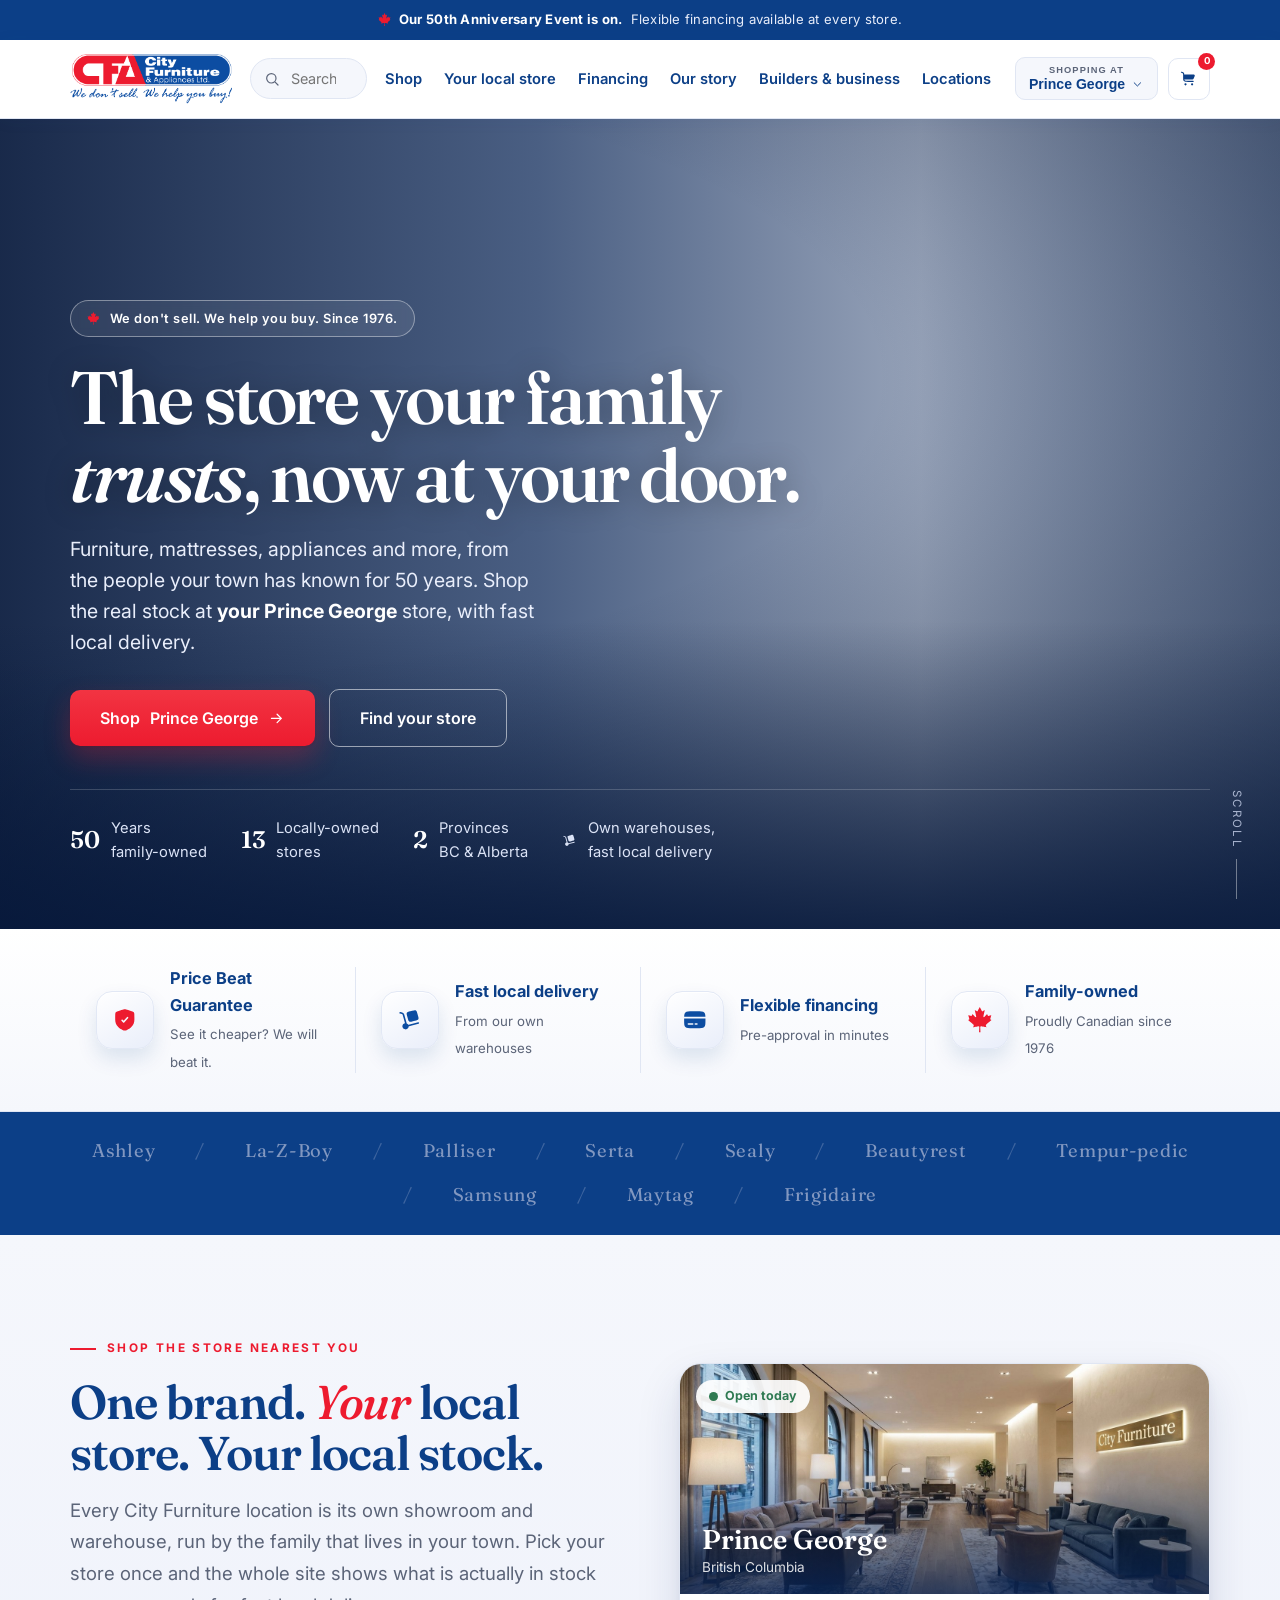
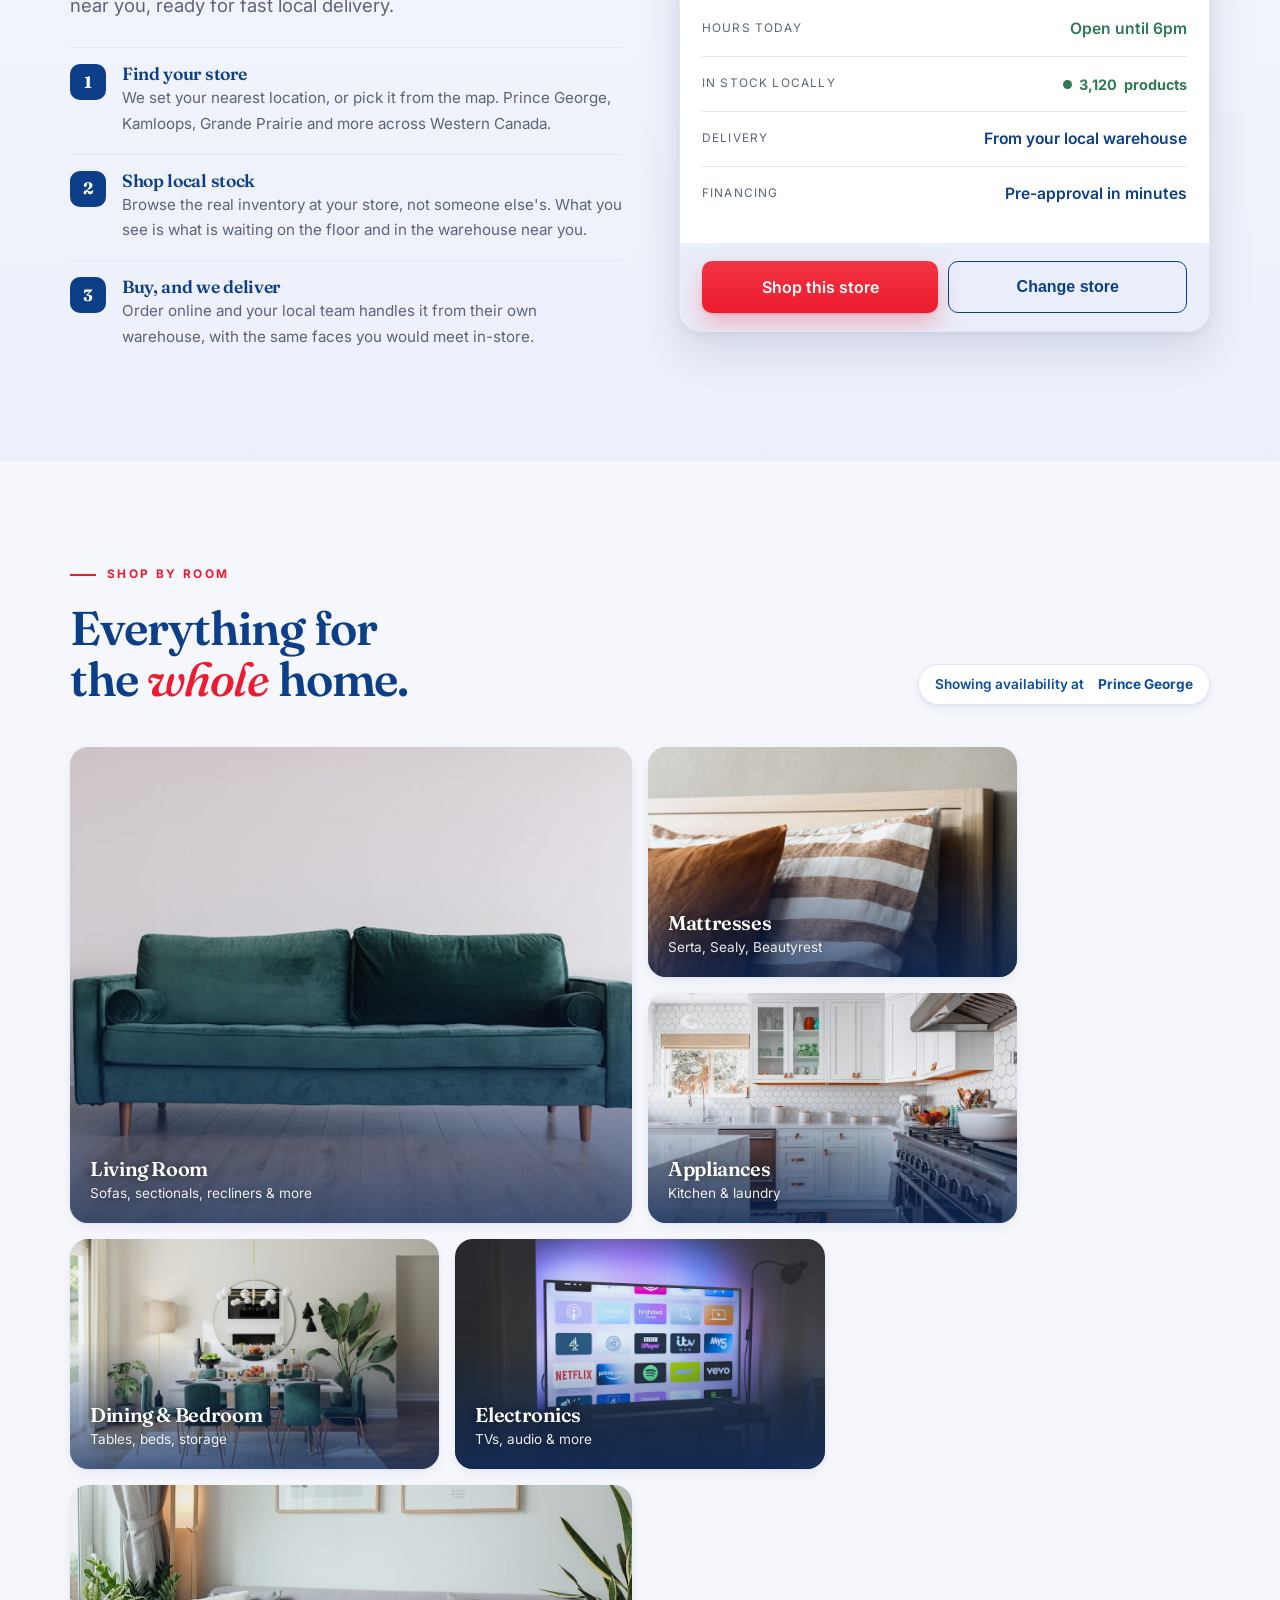
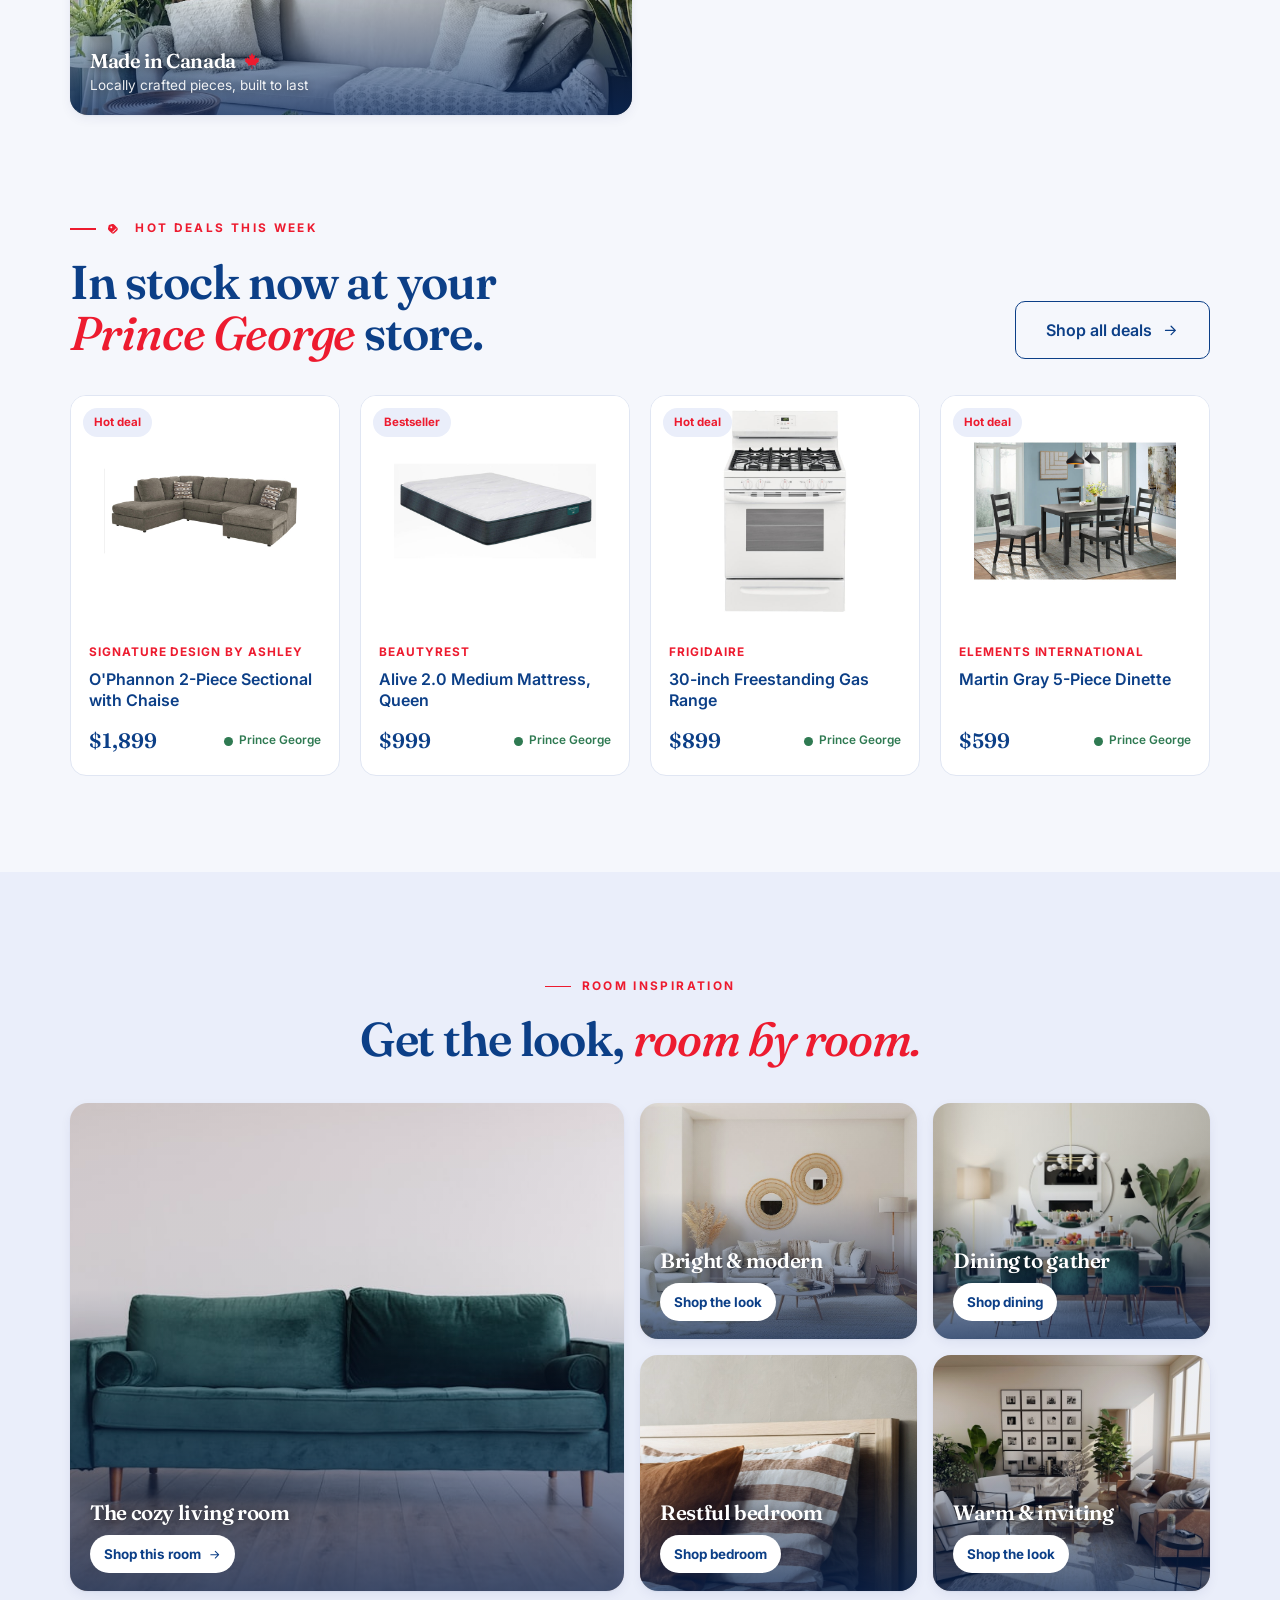
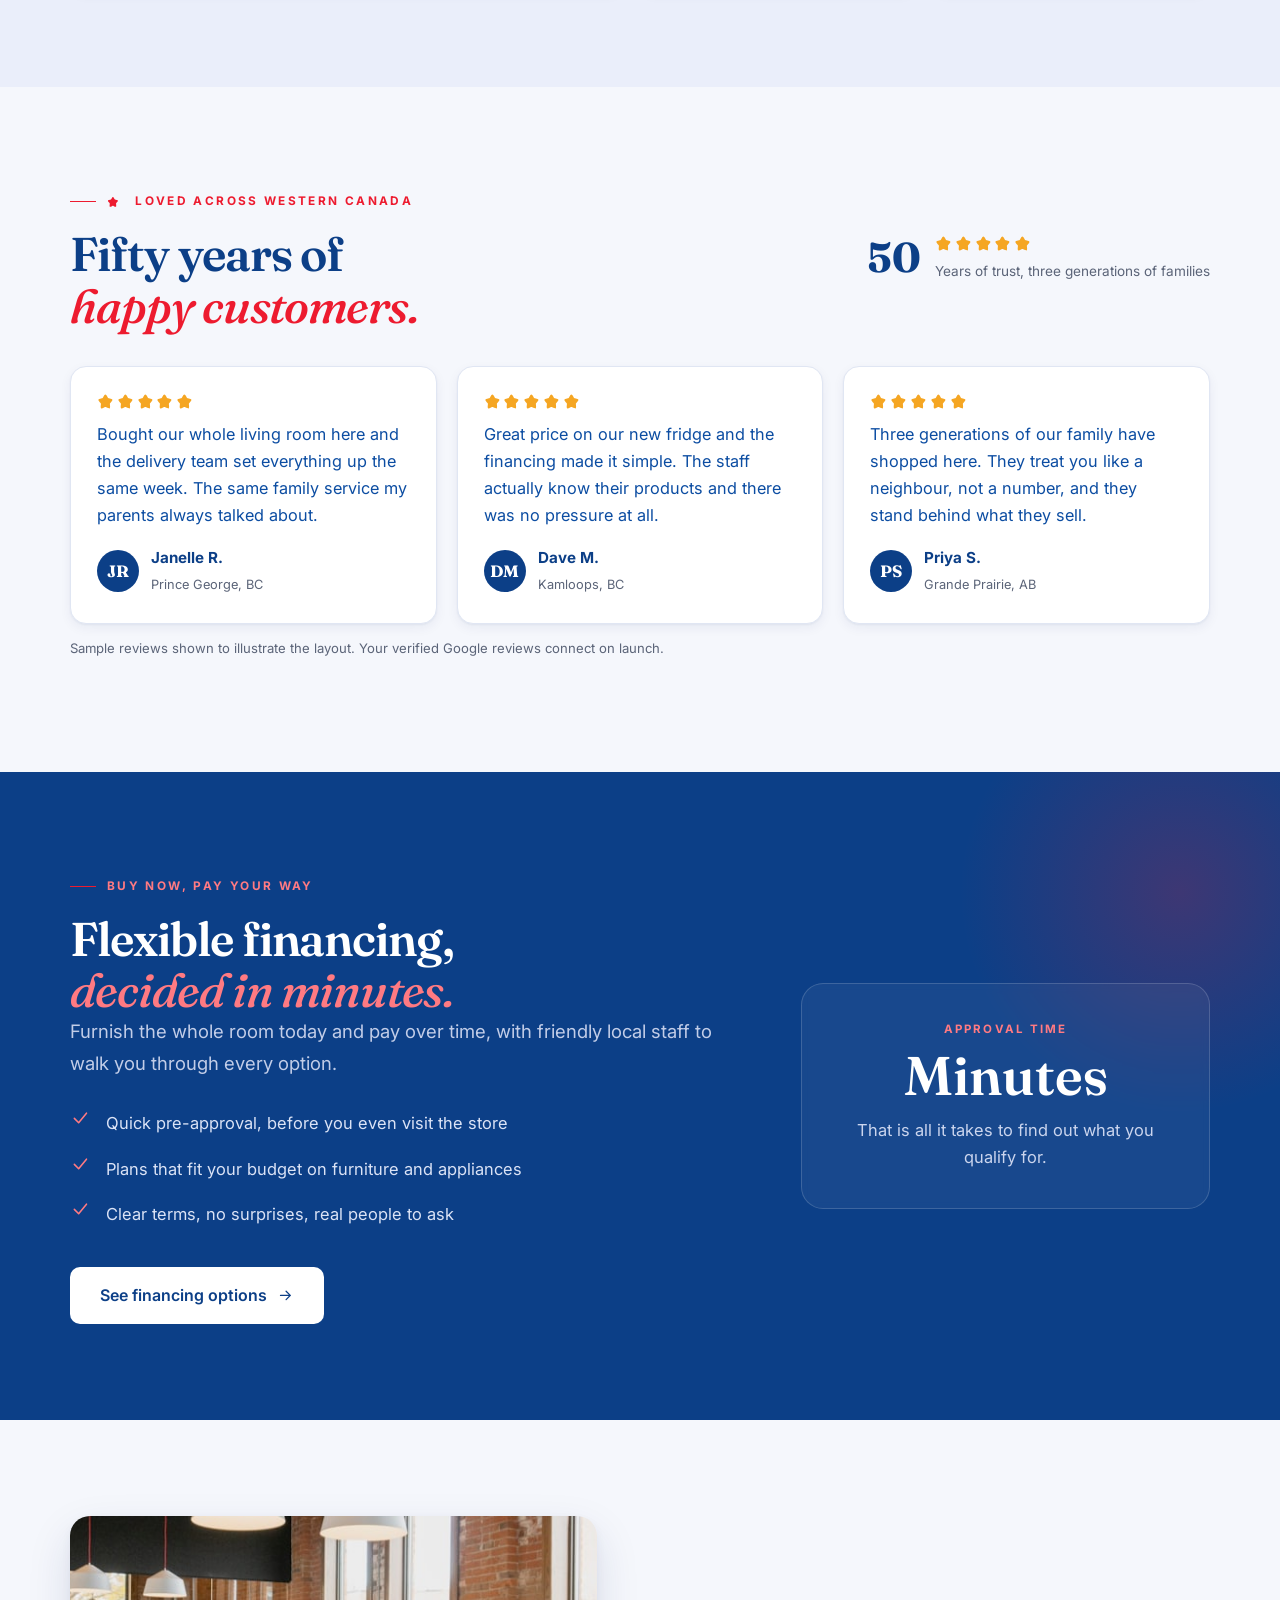
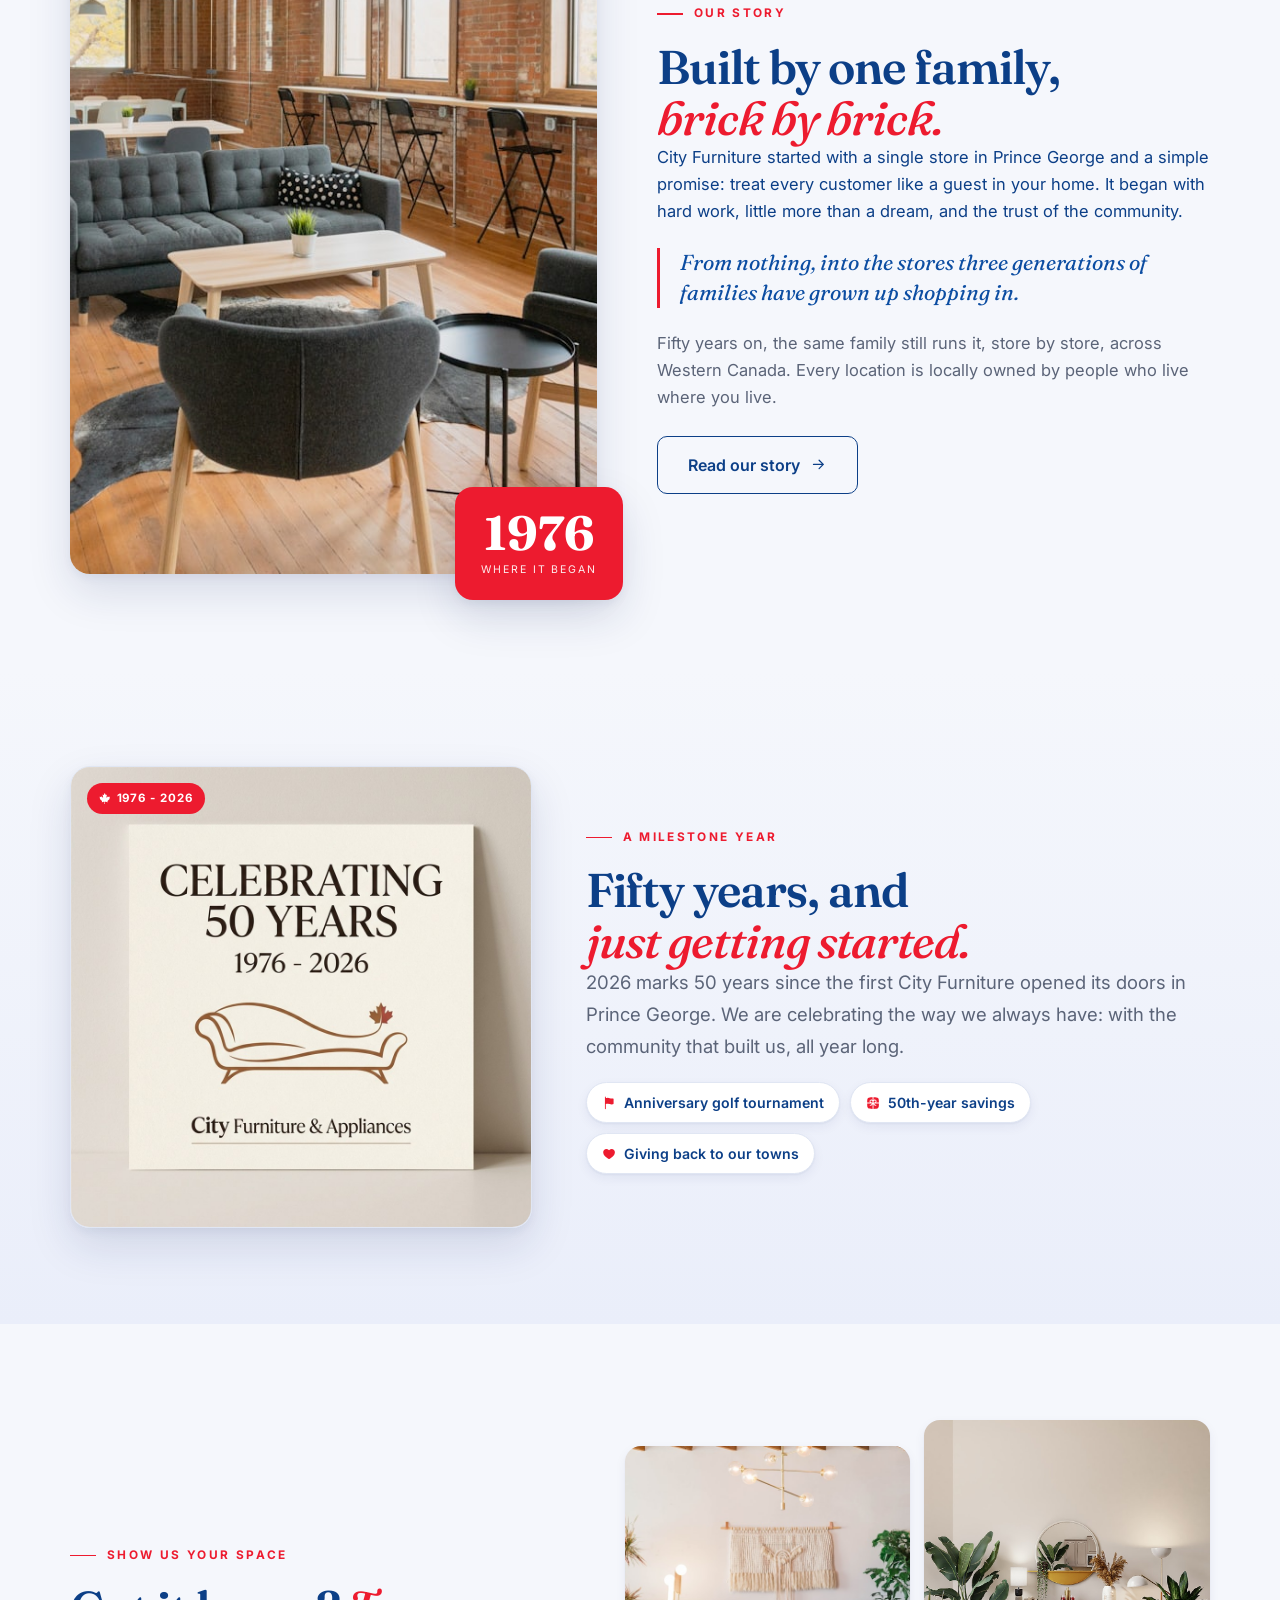
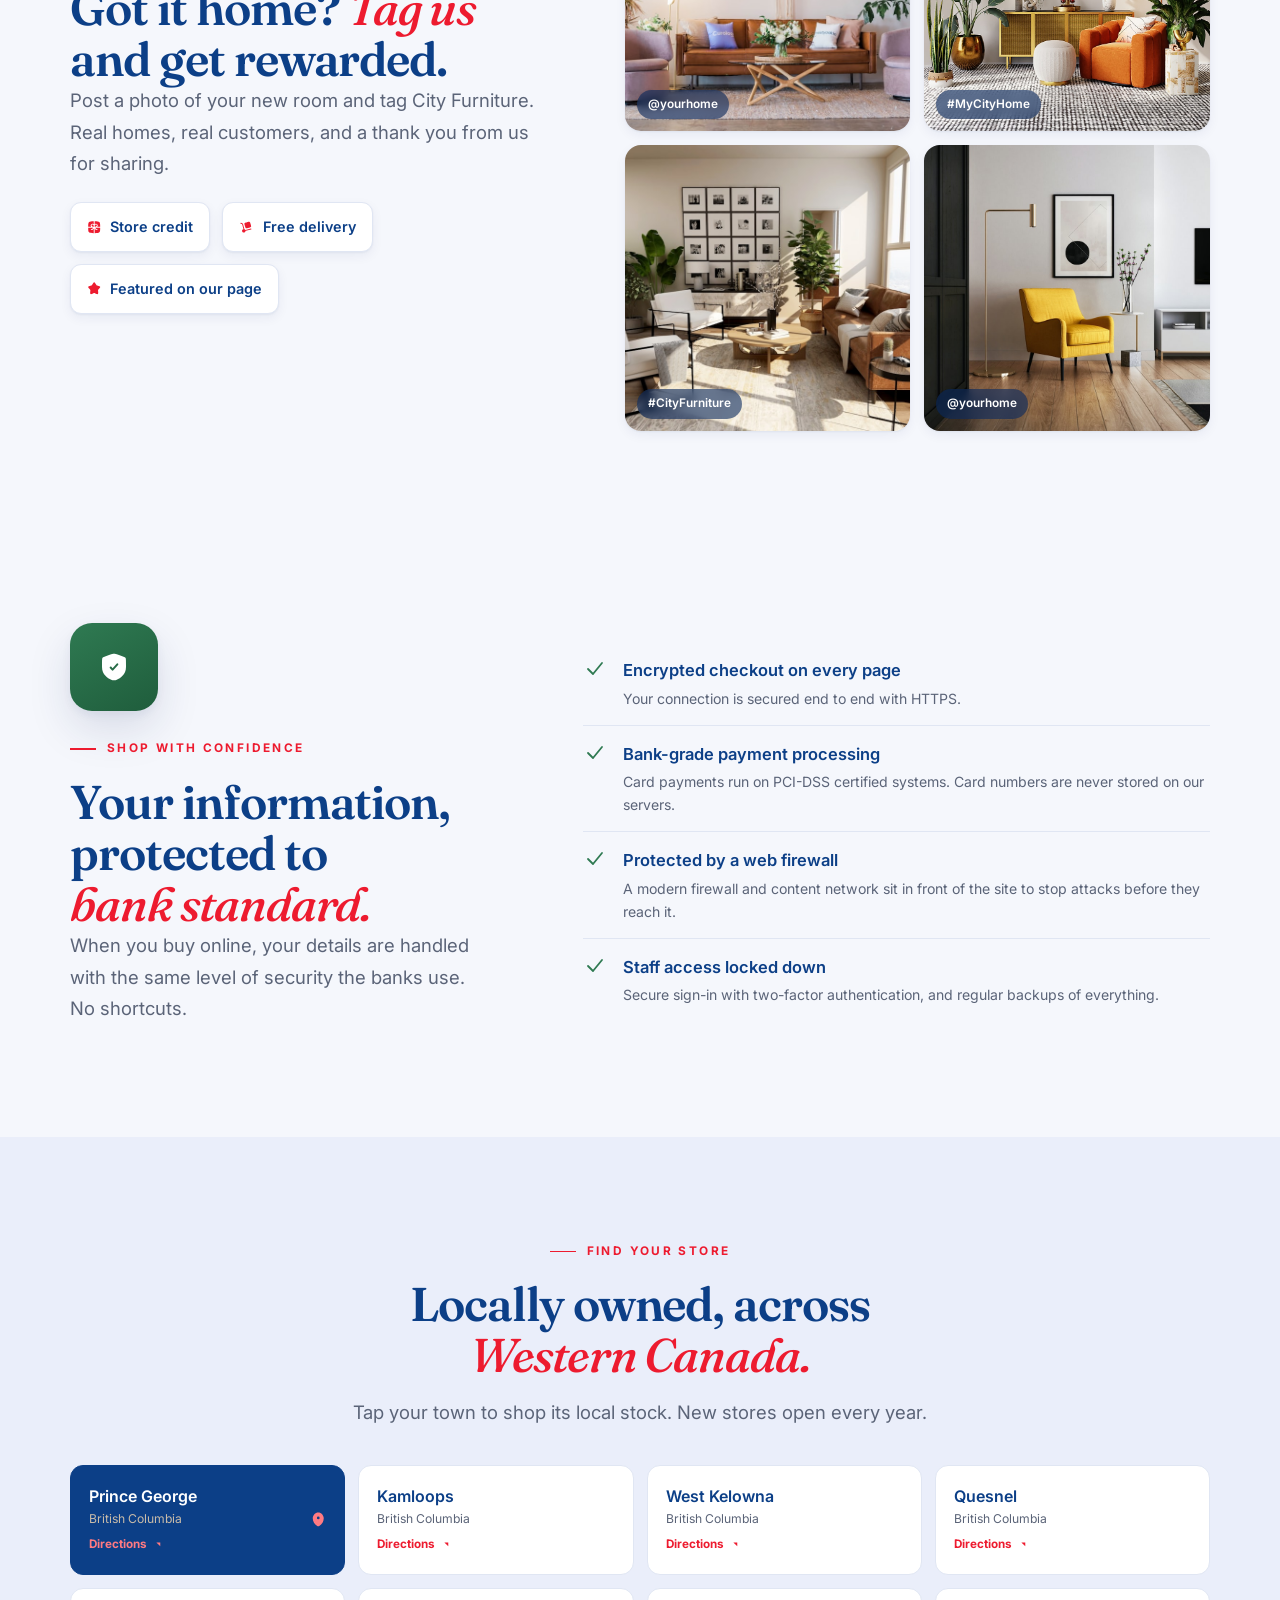
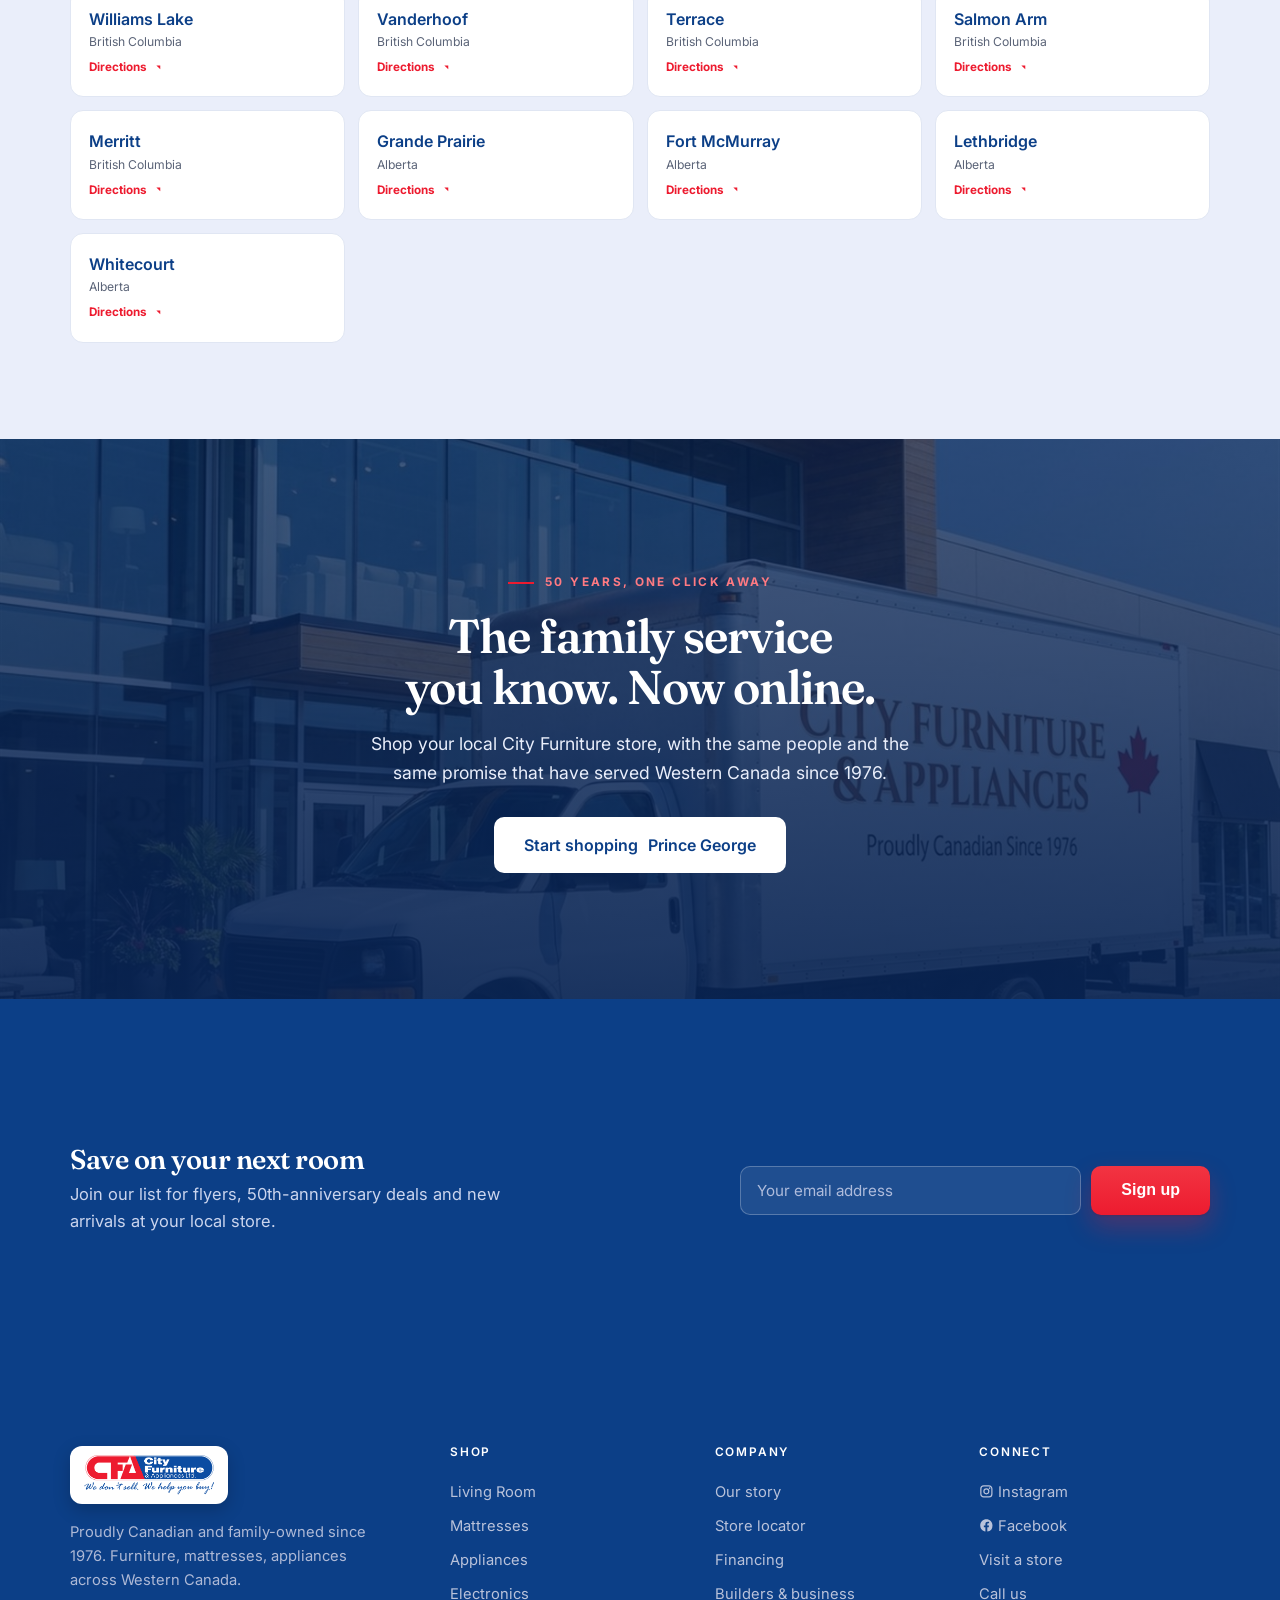
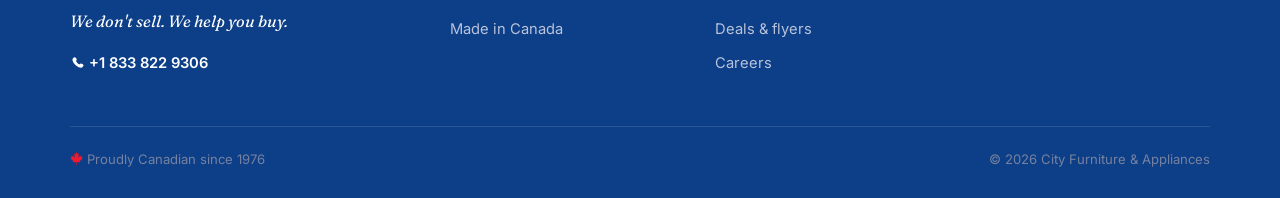
<file: index.html>
<!DOCTYPE html>
<html lang="en">
<head>
<meta charset="UTF-8">
<meta name="viewport" content="width=device-width, initial-scale=1.0">
<title>City Furniture &amp; Appliances | Proudly Canadian Since 1976</title>
<meta name="description" content="City Furniture & Appliances. Family-owned and proudly Canadian since 1976. Furniture, mattresses, appliances and electronics, with local stores, local stock, fast delivery, and flexible financing across Western Canada.">
<meta name="robots" content="noindex,nofollow"><meta property="og:image" content="https://andrei170.github.io/city-furniture-site/assets/hero-store.jpg"><meta property="og:site_name" content="City Furniture &amp; Appliances"><meta name="twitter:card" content="summary_large_image"><meta name="theme-color" content="#0C4DA2">
<meta property="og:type" content="website">
<meta property="og:title" content="City Furniture & Appliances | Proudly Canadian Since 1976">
<meta property="og:description" content="Family-owned since 1976. Shop your local store, with local stock and fast delivery across Western Canada.">
<link rel="icon" href="data:image/svg+xml,%3Csvg xmlns='http://www.w3.org/2000/svg' viewBox='0 0 100 100'%3E%3Crect width='100' height='100' rx='22' fill='%23ed1b2f'/%3E%3Ctext x='50' y='64' font-family='Arial,sans-serif' font-size='32' font-weight='bold' fill='white' text-anchor='middle'%3ECFA%3C/text%3E%3C/svg%3E">
<link rel="preconnect" href="https://fonts.googleapis.com">
<link rel="preconnect" href="https://fonts.gstatic.com" crossorigin>
<link href="https://fonts.googleapis.com/css2?family=Fraunces:ital,opsz,wght@0,9..144,400;0,9..144,500;0,9..144,600;0,9..144,700;1,9..144,500;1,9..144,600&family=Inter:wght@400;500;600;700&display=swap" rel="stylesheet">
<link rel="stylesheet" href="assets/style.css"><link rel="canonical" href="https://andrei170.github.io/city-furniture-site/">
<style>
  .hero{position:relative;min-height:90vh;display:flex;align-items:flex-end;color:#fff;overflow:hidden}
  .hero-slides{position:absolute;inset:0}
  .hero-slide{position:absolute;inset:0;background-size:cover;background-position:center;opacity:0;animation:heroCF 24s infinite}
  .hero-slide.s1{background-image:url('assets/hero-store.jpg');background-position:center 42%;animation-delay:0s}
  .hero-slide.s2{background-image:url('assets/cat-living.jpg');animation-delay:8s}
  .hero-slide.s3{background-image:url('assets/showroom.jpg');animation-delay:16s}
  @keyframes heroCF{0%{opacity:0;transform:scale(1.07)}3%{opacity:1}29%{opacity:1;transform:scale(1)}34%{opacity:0}100%{opacity:0}}
  @keyframes heroUp{from{opacity:0;transform:translateY(22px)}to{opacity:1;transform:none}}
  .hero-scrim{position:absolute;inset:0;background:linear-gradient(90deg,rgba(6,24,59,.92) 0%,rgba(8,36,84,.72) 42%,rgba(8,36,84,.4) 72%,rgba(8,36,84,.62) 100%)}
  .hero-scrim::after{content:"";position:absolute;inset:0;background:radial-gradient(125% 85% at 16% 32%,transparent 42%,rgba(4,16,40,.5) 100%)}
  .hero-scrim2{position:absolute;inset:0;background:linear-gradient(0deg,rgba(6,24,59,.85) 0%,transparent 38%)}
  .hero .wrap{position:relative;z-index:2;width:100%;padding-bottom:64px;padding-top:56px}
  .hero .est-tag{animation:heroUp .7s .1s both}
  .hero h1{animation:heroUp .8s .25s both}
  .hero .hero-sub{animation:heroUp .8s .4s both}
  .hero .hero-cta{animation:heroUp .8s .55s both}
  .hero .hero-strip{animation:heroUp .8s .7s both}
  .hero .est-tag{display:inline-flex;align-items:center;gap:10px;border:1px solid rgba(255,255,255,.4);border-radius:40px;padding:7px 16px;font-size:.8rem;font-weight:600;letter-spacing:.04em;margin-bottom:22px;backdrop-filter:blur(4px);background:rgba(255,255,255,.08)}
  .hero h1{color:#fff;max-width:16ch;text-shadow:0 2px 30px rgba(0,0,0,.3)}
  .hero-sub{font-size:1.22rem;color:#e9eefb;max-width:42ch;margin:20px 0 30px;line-height:1.6}
  .hero-sub b{color:#fff}
  .hero-cta{display:flex;gap:14px;flex-wrap:wrap;align-items:center}
  .hero-strip{display:flex;flex-wrap:wrap;gap:14px 34px;margin-top:42px;padding-top:26px;border-top:1px solid rgba(255,255,255,.18)}
  .hero-strip .hs{display:flex;align-items:center;gap:11px;font-size:.92rem;color:#dbe3f6}
  .hero-strip .hs b{font-family:'Fraunces',serif;font-size:1.5rem;font-weight:600;color:#fff;line-height:1}
  .scrolldown{position:absolute;right:34px;bottom:30px;z-index:2;font-size:.72rem;letter-spacing:.2em;text-transform:uppercase;color:#cbd5ee;writing-mode:vertical-rl;display:flex;align-items:center;gap:10px;opacity:.8}
  .scrolldown::after{content:"";width:1px;height:40px;background:rgba(255,255,255,.5);animation:drop 1.8s infinite}
  @keyframes drop{0%{transform:scaleY(0);transform-origin:top}50%{transform:scaleY(1);transform-origin:top}51%{transform-origin:bottom}100%{transform:scaleY(0);transform-origin:bottom}}
  @media(max-width:760px){.hero{min-height:90vh}.hero-sub{font-size:1.08rem}.scrolldown{display:none}.hero-scrim{background:linear-gradient(90deg,rgba(8,36,84,.82),rgba(8,36,84,.45))}}
  /* Service strip */
  .svc{background:linear-gradient(180deg,#fff,var(--paper));border-bottom:1px solid var(--line)}
  .svc .wrap{display:grid;grid-template-columns:repeat(4,1fr);gap:0;padding:30px 30px}
  .svc .it{display:flex;align-items:center;gap:16px;padding:6px 26px;position:relative}
  .svc .it+.it::before{content:"";position:absolute;left:0;top:8px;bottom:8px;width:1px;background:var(--line)}
  .svc .it .ic-box{width:58px;height:58px;border-radius:16px;display:flex;align-items:center;justify-content:center;font-size:1.6rem;flex:none;background:linear-gradient(150deg,#ffffff,#e9eefa);border:1px solid #e2e8f5;box-shadow:0 10px 20px rgba(12,63,135,.12),inset 0 1px 0 #fff}
  .svc .it .ic-box.red{color:var(--accent)}
  .svc .it .ic-box.blue{color:var(--ink2)}
  .svc .it b{display:block;font-size:1.02rem;color:var(--ink);margin-bottom:2px}
  .svc .it span{font-size:.83rem;color:var(--muted)}
  @media(max-width:860px){.svc .wrap{grid-template-columns:1fr 1fr;gap:20px 0;padding:24px}.svc .it{padding:8px 18px}.svc .it:nth-child(odd)::before{display:none}}
  @media(max-width:480px){.svc .wrap{grid-template-columns:1fr;gap:16px}.svc .it+.it::before{display:none}}
</style>
<script type="application/ld+json">{"@context":"https://schema.org","@graph":[{"@type":"Organization","@id":"https://andrei170.github.io/city-furniture-site/#org","name":"City Furniture & Appliances","url":"https://andrei170.github.io/city-furniture-site/","logo":"https://andrei170.github.io/city-furniture-site/assets/cfa-logo.png","image":"https://andrei170.github.io/city-furniture-site/assets/hero-store.jpg","slogan":"We do not sell. We help you buy.","foundingDate":"1976","telephone":"+1-833-822-9306","areaServed":["British Columbia","Alberta"],"sameAs":["https://www.facebook.com/cityfurniturecanada","https://www.instagram.com/cityfurniturecanada"]},{"@type":"WebSite","@id":"https://andrei170.github.io/city-furniture-site/#website","url":"https://andrei170.github.io/city-furniture-site/","name":"City Furniture & Appliances","publisher":{"@id":"https://andrei170.github.io/city-furniture-site/#org"},"potentialAction":{"@type":"SearchAction","target":{"@type":"EntryPoint","urlTemplate":"https://andrei170.github.io/city-furniture-site/shop.html?q={search_term_string}"},"query-input":"required name=search_term_string"}},{"@type":"FurnitureStore","@id":"https://andrei170.github.io/city-furniture-site/#store","name":"City Furniture & Appliances","image":"https://andrei170.github.io/city-furniture-site/assets/hero-store.jpg","url":"https://andrei170.github.io/city-furniture-site/","telephone":"+1-833-822-9306","priceRange":"$","foundingDate":"1976","parentOrganization":{"@id":"https://andrei170.github.io/city-furniture-site/#org"},"department":[{"@type":"FurnitureStore","name":"City Furniture & Appliances - Prince George","telephone":"+1-833-822-9306","image":"https://andrei170.github.io/city-furniture-site/assets/hero-store.jpg","address":{"@type":"PostalAddress","addressLocality":"Prince George","addressRegion":"BC","addressCountry":"CA"},"areaServed":"Prince George"},{"@type":"FurnitureStore","name":"City Furniture & Appliances - Kamloops","telephone":"+1-833-822-9306","image":"https://andrei170.github.io/city-furniture-site/assets/hero-store.jpg","address":{"@type":"PostalAddress","addressLocality":"Kamloops","addressRegion":"BC","addressCountry":"CA"},"areaServed":"Kamloops"},{"@type":"FurnitureStore","name":"City Furniture & Appliances - West Kelowna","telephone":"+1-833-822-9306","image":"https://andrei170.github.io/city-furniture-site/assets/hero-store.jpg","address":{"@type":"PostalAddress","addressLocality":"West Kelowna","addressRegion":"BC","addressCountry":"CA"},"areaServed":"West Kelowna"},{"@type":"FurnitureStore","name":"City Furniture & Appliances - Quesnel","telephone":"+1-833-822-9306","image":"https://andrei170.github.io/city-furniture-site/assets/hero-store.jpg","address":{"@type":"PostalAddress","addressLocality":"Quesnel","addressRegion":"BC","addressCountry":"CA"},"areaServed":"Quesnel"},{"@type":"FurnitureStore","name":"City Furniture & Appliances - Williams Lake","telephone":"+1-833-822-9306","image":"https://andrei170.github.io/city-furniture-site/assets/hero-store.jpg","address":{"@type":"PostalAddress","addressLocality":"Williams Lake","addressRegion":"BC","addressCountry":"CA"},"areaServed":"Williams Lake"},{"@type":"FurnitureStore","name":"City Furniture & Appliances - Vanderhoof","telephone":"+1-833-822-9306","image":"https://andrei170.github.io/city-furniture-site/assets/hero-store.jpg","address":{"@type":"PostalAddress","addressLocality":"Vanderhoof","addressRegion":"BC","addressCountry":"CA"},"areaServed":"Vanderhoof"},{"@type":"FurnitureStore","name":"City Furniture & Appliances - Terrace","telephone":"+1-833-822-9306","image":"https://andrei170.github.io/city-furniture-site/assets/hero-store.jpg","address":{"@type":"PostalAddress","addressLocality":"Terrace","addressRegion":"BC","addressCountry":"CA"},"areaServed":"Terrace"},{"@type":"FurnitureStore","name":"City Furniture & Appliances - Salmon Arm","telephone":"+1-833-822-9306","image":"https://andrei170.github.io/city-furniture-site/assets/hero-store.jpg","address":{"@type":"PostalAddress","addressLocality":"Salmon Arm","addressRegion":"BC","addressCountry":"CA"},"areaServed":"Salmon Arm"},{"@type":"FurnitureStore","name":"City Furniture & Appliances - Merritt","telephone":"+1-833-822-9306","image":"https://andrei170.github.io/city-furniture-site/assets/hero-store.jpg","address":{"@type":"PostalAddress","addressLocality":"Merritt","addressRegion":"BC","addressCountry":"CA"},"areaServed":"Merritt"},{"@type":"FurnitureStore","name":"City Furniture & Appliances - Grande Prairie","telephone":"+1-833-822-9306","image":"https://andrei170.github.io/city-furniture-site/assets/hero-store.jpg","address":{"@type":"PostalAddress","addressLocality":"Grande Prairie","addressRegion":"AB","addressCountry":"CA"},"areaServed":"Grande Prairie"},{"@type":"FurnitureStore","name":"City Furniture & Appliances - Fort McMurray","telephone":"+1-833-822-9306","image":"https://andrei170.github.io/city-furniture-site/assets/hero-store.jpg","address":{"@type":"PostalAddress","addressLocality":"Fort McMurray","addressRegion":"AB","addressCountry":"CA"},"areaServed":"Fort McMurray"},{"@type":"FurnitureStore","name":"City Furniture & Appliances - Lethbridge","telephone":"+1-833-822-9306","image":"https://andrei170.github.io/city-furniture-site/assets/hero-store.jpg","address":{"@type":"PostalAddress","addressLocality":"Lethbridge","addressRegion":"AB","addressCountry":"CA"},"areaServed":"Lethbridge"},{"@type":"FurnitureStore","name":"City Furniture & Appliances - Whitecourt","telephone":"+1-833-822-9306","image":"https://andrei170.github.io/city-furniture-site/assets/hero-store.jpg","address":{"@type":"PostalAddress","addressLocality":"Whitecourt","addressRegion":"AB","addressCountry":"CA"},"areaServed":"Whitecourt"}]}]}</script></head>
<body>
<a class="skip-link" href="#main">Skip to content</a>

<svg class="sprite" aria-hidden="true"><defs><symbol id="i-truck" viewBox="0 0 24 24"><path fill="currentColor" d="m9.564 8.73l.515 1.863c.485 1.755.727 2.633 1.44 3.032c.713.4 1.618.164 3.428-.306l1.92-.5c1.81-.47 2.715-.705 3.127-1.396c.412-.692.17-1.57-.316-3.325l-.514-1.862c-.485-1.756-.728-2.634-1.44-3.033c-.714-.4-1.619-.164-3.429.307l-1.92.498c-1.81.47-2.715.706-3.126 1.398c-.412.691-.17 1.569.315 3.324"/><path fill="currentColor" d="M2.277 5.247a.75.75 0 0 1 .924-.522l1.703.472A2.71 2.71 0 0 1 6.8 7.075l2.151 7.786l.158.547a2.96 2.96 0 0 1 1.522 1.267l.31-.096l8.87-2.305a.75.75 0 1 1 .378 1.452l-8.837 2.296l-.33.102c-.006 1.27-.883 2.432-2.21 2.776c-1.59.414-3.225-.502-3.651-2.044s.518-3.129 2.108-3.542q.119-.03.237-.052L5.354 7.474a1.21 1.21 0 0 0-.85-.831L2.8 6.17a.75.75 0 0 1-.523-.923"/></symbol><symbol id="i-shield" viewBox="0 0 24 24"><path fill="currentColor" fill-rule="evenodd" d="M3.378 5.082C3 5.62 3 7.22 3 10.417v1.574c0 5.638 4.239 8.375 6.899 9.536c.721.315 1.082.473 2.101.473c1.02 0 1.38-.158 2.101-.473C16.761 20.365 21 17.63 21 11.991v-1.574c0-3.198 0-4.797-.378-5.335c-.377-.537-1.88-1.052-4.887-2.081l-.573-.196C13.595 2.268 12.812 2 12 2s-1.595.268-3.162.805L8.265 3c-3.007 1.03-4.51 1.545-4.887 2.082M15.06 10.5a.75.75 0 0 0-1.12-.999l-3.011 3.374l-.87-.974a.75.75 0 0 0-1.118 1l1.428 1.6a.75.75 0 0 0 1.119 0z" clip-rule="evenodd"/></symbol><symbol id="i-card" viewBox="0 0 24 24"><defs><mask id="SVGBcZ8Eejn"><g fill="none"><path fill="#fff" d="M14 4h-4C6.229 4 4.343 4 3.172 5.172c-.844.843-1.08 2.057-1.146 4.078h19.948c-.066-2.021-.302-3.235-1.146-4.078C19.657 4 17.771 4 14 4m-4 16h4c3.771 0 5.657 0 6.828-1.172S22 15.771 22 12q0-.662-.002-1.25H2.002Q1.999 11.338 2 12c0 3.771 0 5.657 1.172 6.828S6.229 20 10 20"/><path fill="#000" fill-rule="evenodd" d="M5.25 16a.75.75 0 0 1 .75-.75h4a.75.75 0 0 1 0 1.5H6a.75.75 0 0 1-.75-.75m6.5 0a.75.75 0 0 1 .75-.75H14a.75.75 0 0 1 0 1.5h-1.5a.75.75 0 0 1-.75-.75" clip-rule="evenodd"/></g></mask></defs><path fill="currentColor" d="M0 0h24v24H0z" mask="url(#SVGBcZ8Eejn)"/></symbol><symbol id="i-gift" viewBox="0 0 24 24"><path fill="currentColor" d="M11.25 2c-4.219.004-6.401.08-7.786 1.464C2.08 4.85 2.004 7.031 2 11.25h4.914a4 4 0 0 1-.757-1.528C5.62 7.57 7.57 5.62 9.722 6.157c.572.143 1.09.406 1.528.757zM2 12.75c.004 4.218.08 6.4 1.464 7.785C4.85 21.92 7.031 21.995 11.25 22v-7.877A4.75 4.75 0 0 1 7 16.75a.75.75 0 0 1 0-1.5a3.25 3.25 0 0 0 3.163-2.5zM12.75 22c4.218-.005 6.4-.08 7.785-1.465c1.385-1.384 1.46-3.567 1.465-7.785h-8.163A3.25 3.25 0 0 0 17 15.25a.75.75 0 0 1 0 1.5a4.75 4.75 0 0 1-4.25-2.627zM22 11.25c-.005-4.219-.08-6.401-1.465-7.786C19.151 2.08 16.968 2.004 12.75 2v4.914a4 4 0 0 1 1.527-.757c2.153-.538 4.104 1.412 3.565 3.565a4 4 0 0 1-.756 1.528z"/><path fill="currentColor" d="M9.358 7.613a2.5 2.5 0 0 1 1.892 2.422v1.215h-1.215a2.5 2.5 0 0 1-2.422-1.892a1.44 1.44 0 0 1 1.745-1.745m3.392 2.422v1.215h1.215c1.145 0 2.144-.78 2.422-1.892a1.44 1.44 0 0 0-1.746-1.745a2.5 2.5 0 0 0-1.891 2.422"/></symbol><symbol id="i-star" viewBox="0 0 24 24"><path fill="currentColor" d="M9.153 5.408C10.42 3.136 11.053 2 12 2s1.58 1.136 2.847 3.408l.328.588c.36.646.54.969.82 1.182s.63.292 1.33.45l.636.144c2.46.557 3.689.835 3.982 1.776c.292.94-.546 1.921-2.223 3.882l-.434.507c-.476.557-.715.836-.822 1.18c-.107.345-.071.717.001 1.46l.066.677c.253 2.617.38 3.925-.386 4.506s-1.918.051-4.22-1.009l-.597-.274c-.654-.302-.981-.452-1.328-.452s-.674.15-1.328.452l-.596.274c-2.303 1.06-3.455 1.59-4.22 1.01c-.767-.582-.64-1.89-.387-4.507l.066-.676c.072-.744.108-1.116 0-1.46c-.106-.345-.345-.624-.821-1.18l-.434-.508c-1.677-1.96-2.515-2.941-2.223-3.882S3.58 8.328 6.04 7.772l.636-.144c.699-.158 1.048-.237 1.329-.45s.46-.536.82-1.182z"/></symbol><symbol id="i-heart" viewBox="0 0 24 24"><path fill="currentColor" d="M2 9.137C2 14 6.02 16.591 8.962 18.911C10 19.729 11 20.5 12 20.5s2-.77 3.038-1.59C17.981 16.592 22 14 22 9.138S16.5.825 12 5.501C7.5.825 2 4.274 2 9.137"/></symbol><symbol id="i-flag" viewBox="0 0 24 24"><path fill="currentColor" d="M5.75 1a.75.75 0 0 1 .75.75V3.6l1.72-.344a8.7 8.7 0 0 1 4.925.452l.204.081a8 8 0 0 0 4.91.334a1.2 1.2 0 0 1 1.491 1.164v7.367c0 .644-.439 1.206-1.064 1.362l-.214.053a8.68 8.68 0 0 1-5.327-.361a8.7 8.7 0 0 0-4.924-.452L6.5 13.6v8.15a.75.75 0 0 1-1.5 0v-20A.75.75 0 0 1 5.75 1"/></symbol><symbol id="i-home" viewBox="0 0 24 24"><path fill="currentColor" fill-rule="evenodd" d="M2.52 7.823C2 8.77 2 9.915 2 12.203v1.522c0 3.9 0 5.851 1.172 7.063S6.229 22 10 22h4c3.771 0 5.657 0 6.828-1.212S22 17.626 22 13.725v-1.521c0-2.289 0-3.433-.52-4.381c-.518-.949-1.467-1.537-3.364-2.715l-2-1.241C14.111 2.622 13.108 2 12 2s-2.11.622-4.116 1.867l-2 1.241C3.987 6.286 3.038 6.874 2.519 7.823m6.927 7.575a.75.75 0 1 0-.894 1.204A5.77 5.77 0 0 0 12 17.75a5.77 5.77 0 0 0 3.447-1.148a.75.75 0 1 0-.894-1.204A4.27 4.27 0 0 1 12 16.25a4.27 4.27 0 0 1-2.553-.852" clip-rule="evenodd"/></symbol><symbol id="i-building" viewBox="0 0 24 24"><path fill="currentColor" fill-rule="evenodd" d="M21.25 8.5c0-1.404 0-2.107-.337-2.611a2 2 0 0 0-.552-.552c-.441-.295-1.034-.332-2.115-.336q.005.438.004.91V7.25h1a.75.75 0 0 1 0 1.5h-1v1.5h1a.75.75 0 0 1 0 1.5h-1v1.5h1a.75.75 0 0 1 0 1.5h-1v6.5h-1.5V6c0-1.886 0-2.828-.586-3.414S14.636 2 12.75 2h-2c-1.886 0-2.828 0-3.414.586S6.75 4.114 6.75 6v15.25h-1.5v-6.5h-1a.75.75 0 0 1 0-1.5h1v-1.5h-1a.75.75 0 0 1 0-1.5h1v-1.5h-1a.75.75 0 0 1 0-1.5h1V5.91q-.001-.47.004-.91c-1.081.005-1.674.042-2.115.337a2 2 0 0 0-.552.552C2.25 6.393 2.25 7.096 2.25 8.5v12.75h-.5a.75.75 0 0 0 0 1.5h20a.75.75 0 0 0 0-1.5h-.5zM9 11.75a.75.75 0 0 1 .75-.75h4a.75.75 0 0 1 0 1.5h-4a.75.75 0 0 1-.75-.75m0 3a.75.75 0 0 1 .75-.75h4a.75.75 0 0 1 0 1.5h-4a.75.75 0 0 1-.75-.75m2.75 3.5a.75.75 0 0 1 .75.75v2.25H11V19a.75.75 0 0 1 .75-.75M9 6.25a.75.75 0 0 1 .75-.75h4a.75.75 0 0 1 0 1.5h-4A.75.75 0 0 1 9 6.25m0 3a.75.75 0 0 1 .75-.75h4a.75.75 0 0 1 0 1.5h-4A.75.75 0 0 1 9 9.25" clip-rule="evenodd"/></symbol><symbol id="i-users" viewBox="0 0 24 24"><circle cx="9.001" cy="6" r="4" fill="currentColor"/><ellipse cx="9.001" cy="17.001" fill="currentColor" rx="7" ry="4"/><path fill="currentColor" d="M21 17c0 1.657-2.036 3-4.521 3c.732-.8 1.236-1.805 1.236-2.998c0-1.195-.505-2.2-1.239-3.001C18.962 14 21 15.344 21 17M18 6a3 3 0 0 1-4.029 2.82A5.7 5.7 0 0 0 14.714 6c0-1.025-.27-1.987-.742-2.819A3 3 0 0 1 18 6.001"/></symbol><symbol id="i-pin" viewBox="0 0 24 24"><path fill="currentColor" fill-rule="evenodd" d="M12 2c-4.418 0-8 4.003-8 8.5c0 4.462 2.553 9.312 6.537 11.174a3.45 3.45 0 0 0 2.926 0C17.447 19.812 20 14.962 20 10.5C20 6.003 16.418 2 12 2m0 10a2 2 0 1 0 0-4a2 2 0 0 0 0 4" clip-rule="evenodd"/></symbol><symbol id="i-phone" viewBox="0 0 24 24"><path fill="currentColor" d="m16.556 12.906l-.455.453s-1.083 1.076-4.038-1.862s-1.872-4.014-1.872-4.014l.286-.286c.707-.702.774-1.83.157-2.654L9.374 2.86C8.61 1.84 7.135 1.705 6.26 2.575l-1.57 1.56c-.433.432-.723.99-.688 1.61c.09 1.587.808 5 4.812 8.982c4.247 4.222 8.232 4.39 9.861 4.238c.516-.048.964-.31 1.325-.67l1.42-1.412c.96-.953.69-2.588-.538-3.255l-1.91-1.039c-.806-.437-1.787-.309-2.417.317"/></symbol><symbol id="i-clock" viewBox="0 0 24 24"><defs><mask id="SVGnNgsclOC"><g fill="none"><path fill="#fff" d="M22 12c0 5.523-4.477 10-10 10S2 17.523 2 12S6.477 2 12 2s10 4.477 10 10"/><path fill="#000" fill-rule="evenodd" d="M12 7.25a.75.75 0 0 1 .75.75v3.69l2.28 2.28a.75.75 0 1 1-1.06 1.06l-2.5-2.5a.75.75 0 0 1-.22-.53V8a.75.75 0 0 1 .75-.75" clip-rule="evenodd"/></g></mask></defs><path fill="currentColor" d="M0 0h24v24H0z" mask="url(#SVGnNgsclOC)"/></symbol><symbol id="i-tag" viewBox="0 0 24 24"><path fill="currentColor" fill-rule="evenodd" d="M2.123 12.816c.287 1.003 1.06 1.775 2.605 3.32l1.83 1.83C9.248 20.657 10.592 22 12.262 22c1.671 0 3.015-1.344 5.704-4.033c2.69-2.69 4.034-4.034 4.034-5.705c0-1.67-1.344-3.015-4.033-5.704l-1.83-1.83c-1.546-1.545-2.318-2.318-3.321-2.605c-1.003-.288-2.068-.042-4.197.45l-1.228.283c-1.792.413-2.688.62-3.302 1.233S3.27 5.6 2.856 7.391l-.284 1.228c-.491 2.13-.737 3.194-.45 4.197m8-5.545a2.017 2.017 0 1 1-2.852 2.852a2.017 2.017 0 0 1 2.852-2.852m8.928 4.78l-6.979 6.98a.75.75 0 0 1-1.06-1.061l6.978-6.98a.75.75 0 0 1 1.061 1.061" clip-rule="evenodd"/></symbol><symbol id="i-cart" viewBox="0 0 24 24"><path fill="currentColor" d="M2.237 2.288a.75.75 0 1 0-.474 1.423l.265.089c.676.225 1.124.376 1.453.529c.312.145.447.262.533.382s.155.284.194.626c.041.361.042.833.042 1.546v2.672c0 1.367 0 2.47.117 3.337c.12.9.38 1.658.982 2.26c.601.602 1.36.86 2.26.981c.866.117 1.969.117 3.336.117H18a.75.75 0 0 0 0-1.5h-7c-1.435 0-2.436-.002-3.192-.103c-.733-.099-1.122-.28-1.399-.556c-.235-.235-.4-.551-.506-1.091h10.12c.959 0 1.438 0 1.814-.248s.565-.688.943-1.57l.428-1c.81-1.89 1.215-2.834.77-3.508S18.506 6 16.45 6H5.745a9 9 0 0 0-.047-.833c-.055-.485-.176-.93-.467-1.333c-.291-.404-.675-.66-1.117-.865c-.417-.194-.946-.37-1.572-.58zM7.5 18a1.5 1.5 0 1 1 0 3a1.5 1.5 0 0 1 0-3m9 0a1.5 1.5 0 1 1 0 3a1.5 1.5 0 0 1 0-3"/></symbol><symbol id="i-ig" viewBox="0 0 24 24"><path fill="currentColor" d="M7.8 2h8.4C19.4 2 22 4.6 22 7.8v8.4a5.8 5.8 0 0 1-5.8 5.8H7.8C4.6 22 2 19.4 2 16.2V7.8A5.8 5.8 0 0 1 7.8 2m-.2 2A3.6 3.6 0 0 0 4 7.6v8.8C4 18.39 5.61 20 7.6 20h8.8a3.6 3.6 0 0 0 3.6-3.6V7.6C20 5.61 18.39 4 16.4 4zm9.65 1.5a1.25 1.25 0 0 1 1.25 1.25A1.25 1.25 0 0 1 17.25 8A1.25 1.25 0 0 1 16 6.75a1.25 1.25 0 0 1 1.25-1.25M12 7a5 5 0 0 1 5 5a5 5 0 0 1-5 5a5 5 0 0 1-5-5a5 5 0 0 1 5-5m0 2a3 3 0 0 0-3 3a3 3 0 0 0 3 3a3 3 0 0 0 3-3a3 3 0 0 0-3-3"/></symbol><symbol id="i-fb" viewBox="0 0 24 24"><path fill="currentColor" d="M12 2.04c-5.5 0-10 4.49-10 10.02c0 5 3.66 9.15 8.44 9.9v-7H7.9v-2.9h2.54V9.85c0-2.51 1.49-3.89 3.78-3.89c1.09 0 2.23.19 2.23.19v2.47h-1.26c-1.24 0-1.63.77-1.63 1.56v1.88h2.78l-.45 2.9h-2.33v7a10 10 0 0 0 8.44-9.9c0-5.53-4.5-10.02-10-10.02"/></symbol><symbol id="i-leaf" viewBox="0 0 512 512"><path d="M383.8 351.7c2.5-2.5 105.2-92.4 105.2-92.4l-17.5-7.5c-10-4.9-7.4-11.5-5-17.4 2.4-7.6 20.1-67.3 20.1-67.3s-47.7 10-57.7 12.5c-7.5 2.4-10-2.5-12.5-7.5s-15-32.4-15-32.4-52.6 59.9-55.1 62.3c-10 7.5-20.1 0-17.6-10 0-10 27.6-129.6 27.6-129.6s-30.1 17.4-40.1 22.4c-7.5 5-12.6 5-17.6-5C293.5 72.3 255.9 0 255.9 0s-37.5 72.3-42.5 79.8c-5 10-10 10-17.6 5-10-5-40.1-22.4-40.1-22.4S183.3 182 183.3 192c2.5 10-7.5 17.5-17.6 10-2.5-2.5-55.1-62.3-55.1-62.3S98.1 167 95.6 172s-5 9.9-12.5 7.5C73 177 25.4 167 25.4 167s17.6 59.7 20.1 67.3c2.4 6 5 12.5-5 17.4L23 259.3s102.6 89.9 105.2 92.4c5.1 5 10 7.5 5.1 22.5-5.1 15-10.1 35.1-10.1 35.1s95.2-20.1 105.3-22.6c8.7-.9 18.3 2.5 18.3 12.5S241 512 241 512h30s-5.8-102.7-5.8-112.8 9.5-13.4 18.4-12.5c10 2.5 105.2 22.6 105.2 22.6s-5-20.1-10-35.1 0-17.5 5-22.5z"/></symbol><symbol id="i-arrow" viewBox="0 0 24 24"><path d="M5 12h14M13 6l6 6-6 6"/></symbol><symbol id="i-arrow-ur" viewBox="0 0 24 24"><path d="M7 17L17 7M9 7h8v8"/></symbol><symbol id="i-chev" viewBox="0 0 24 24"><path d="M6 9l6 6 6-6"/></symbol><symbol id="i-check" viewBox="0 0 24 24"><path d="M5 12l5 5 9-11"/></symbol><symbol id="i-plus" viewBox="0 0 24 24"><path d="M12 5v14M5 12h14"/></symbol><symbol id="i-search" viewBox="0 0 24 24"><circle cx="11" cy="11" r="7"/><path d="M21 21l-4.3-4.3"/></symbol></defs></svg>

<div class="anno">
  <svg class="ic ic-fill maple"><use href="#i-leaf"></use></svg>
  <b>Our 50th Anniversary Event is on.</b> Flexible financing available at every store.
</div>

<nav class="bar" id="nav" data-overhero="1">
  <div class="wrap nav-inner">
    <a href="index.html" class="brand">
      <img src="assets/cfa-logo.png" alt="City Furniture &amp; Appliances" class="brand-logo">
    </a>
    <form class="nav-search" onsubmit="return false">
      <svg class="ic ic-line si"><use href="#i-search"></use></svg>
      <input type="search" placeholder="Search furniture, mattresses, appliances" aria-label="Search">
    </form>
    <div class="nav-links">
      <a href="shop.html">Shop</a>
      <a href="index.html#local">Your local store</a>
      <a href="financing.html">Financing</a>
      <a href="story.html">Our story</a>
      <a href="business.html">Builders &amp; business</a>
      <a href="locations.html">Locations</a>
    </div>
    <div class="nav-right">
      <button class="store-btn" id="storeBtn">
        <span>
          <span class="lbl">Shopping at</span>
          <span class="val"><span id="storeBtnCity">Prince George</span> <svg class="ic ic-line"><use href="#i-chev"></use></svg></span>
        </span>
      </button>
      <a href="#" class="icon-btn" data-demo aria-label="Cart"><svg class="ic"><use href="#i-cart"></use></svg><span class="badge">0</span></a>
      <button class="menu-btn" id="menuBtn" aria-label="Menu">&#9776;</button>
    </div>
  </div>
</nav>

<div class="mobile-menu" id="mobileMenu">
  <div class="top">
    <img src="assets/cfa-logo.png" alt="City Furniture &amp; Appliances">
    <button class="close" id="menuClose" aria-label="Close">&times;</button>
  </div>
  <a href="shop.html">Shop</a>
  <a href="financing.html">Financing</a>
  <a href="story.html">Our story</a>
  <a href="business.html">Builders &amp; business</a>
  <a href="locations.html">Locations</a>
  <a href="deals.html">Deals</a><a href="careers.html">Careers</a><a href="tel:+18338229306">Call +1 833 822 9306</a>
</div>

<!-- Hero -->
<header class="hero" id="main">
  <div class="hero-slides">
    <div class="hero-slide s1"></div>
    <div class="hero-slide s2"></div>
    <div class="hero-slide s3"></div>
  </div>
  <div class="hero-scrim"></div>
  <div class="hero-scrim2"></div>
  <div class="wrap">
    <div class="est-tag"><svg class="ic ic-fill maple"><use href="#i-leaf"></use></svg> We don't sell. We help you buy. Since 1976.</div>
    <h1>The store your family <em>trusts</em>, now at your door.</h1>
    <p class="hero-sub">Furniture, mattresses, appliances and more, from the people your town has known for 50 years. Shop the real stock at <b id="heroStore">your Prince George</b> store, with fast local delivery.</p>
    <div class="hero-cta">
      <a href="shop.html" class="btn">Shop <span id="heroStore2">Prince George</span> <svg class="ic ic-line"><use href="#i-arrow"></use></svg></a>
      <a href="locations.html" class="btn btn-outline-light">Find your store</a>
    </div>
    <div class="hero-strip">
      <div class="hs"><b>50</b><span>Years<br>family-owned</span></div>
      <div class="hs"><b>13</b><span>Locally-owned<br>stores</span></div>
      <div class="hs"><b>2</b><span>Provinces<br>BC &amp; Alberta</span></div>
      <div class="hs"><svg class="ic"><use href="#i-truck"></use></svg> <span>Own warehouses,<br>fast local delivery</span></div>
    </div>
  </div>
  <div class="scrolldown">Scroll</div>
</header>

<!-- Service strip -->
<div class="svc">
  <div class="wrap">
    <div class="it"><div class="ic-box red"><svg class="ic"><use href="#i-shield"></use></svg></div><div><b>Price Beat Guarantee</b><span>See it cheaper? We will beat it.</span></div></div>
    <div class="it"><div class="ic-box blue"><svg class="ic"><use href="#i-truck"></use></svg></div><div><b>Fast local delivery</b><span>From our own warehouses</span></div></div>
    <div class="it"><div class="ic-box blue"><svg class="ic"><use href="#i-card"></use></svg></div><div><b>Flexible financing</b><span>Pre-approval in minutes</span></div></div>
    <div class="it"><div class="ic-box red"><svg class="ic ic-fill maple"><use href="#i-leaf"></use></svg></div><div><b>Family-owned</b><span>Proudly Canadian since 1976</span></div></div>
  </div>
</div>

<!-- Brands -->
<div class="brands">
  <div class="wrap">
    <span>Ashley</span><span class="sep">/</span><span>La-Z-Boy</span><span class="sep">/</span><span>Palliser</span><span class="sep">/</span><span>Serta</span><span class="sep">/</span><span>Sealy</span><span class="sep">/</span><span>Beautyrest</span><span class="sep">/</span><span>Tempur-pedic</span><span class="sep">/</span><span>Samsung</span><span class="sep">/</span><span>Maytag</span><span class="sep">/</span><span>Frigidaire</span>
  </div>
</div>

<!-- Local store -->
<section class="local" id="local">
  <div class="wrap">
    <div class="local-grid">
      <div>
        <div class="kicker">Shop the store nearest you</div>
        <h2 class="shead">One brand. <em>Your</em> local store. Your local stock.</h2>
        <p class="lead" style="margin-top:16px">Every City Furniture location is its own showroom and warehouse, run by the family that lives in your town. Pick your store once and the whole site shows what is actually in stock near you, ready for fast local delivery.</p>
        <div class="steps">
          <div class="step rv"><div class="n">1</div><div><h3>Find your store</h3><p>We set your nearest location, or pick it from the map. Prince George, Kamloops, Grande Prairie and more across Western Canada.</p></div></div>
          <div class="step rv"><div class="n">2</div><div><h3>Shop local stock</h3><p>Browse the real inventory at your store, not someone else's. What you see is what is waiting on the floor and in the warehouse near you.</p></div></div>
          <div class="step rv"><div class="n">3</div><div><h3>Buy, and we deliver</h3><p>Order online and your local team handles it from their own warehouse, with the same faces you would meet in-store.</p></div></div>
        </div>
      </div>
      <div class="local-panel rv">
        <div class="top">
          <img loading="lazy" decoding="async" src="assets/showroom.jpg" alt="Local showroom">
          <div class="ov"></div>
          <div class="badge"><span class="dotpulse"></span> Open today</div>
          <div class="nm"><div class="city" id="panelCity">Prince George</div><div class="prov" id="panelProv">British Columbia</div></div>
        </div>
        <div class="body">
          <div class="lp-row"><span class="k">Hours today</span><span class="v hours-open" id="panelHours">Open until 6pm</span></div>
          <div class="lp-row"><span class="k">In stock locally</span><span class="v"><span class="stockcount"><span class="dotpulse"></span> <span id="panelStock">3,120</span> products</span></span></div>
          <div class="lp-row"><span class="k">Delivery</span><span class="v">From your local warehouse</span></div>
          <div class="lp-row"><span class="k">Financing</span><span class="v">Pre-approval in minutes</span></div>
        </div>
        <div class="lp-foot">
          <a href="shop.html" class="btn">Shop this store</a>
          <button class="btn btn-ghost" id="panelSwitch">Change store</button>
        </div>
      </div>
    </div>
  </div>
</section>

<!-- Categories -->
<section id="shop">
  <div class="wrap">
    <div style="display:flex;align-items:flex-end;justify-content:space-between;gap:20px;flex-wrap:wrap">
      <div class="shead">
        <div class="kicker">Shop by room</div>
        <h2>Everything for the <em>whole</em> home.</h2>
      </div>
      <span class="pill">Showing availability at &nbsp;<b class="storeCity">Prince George</b></span>
    </div>
    <div class="cat-grid">
      <a href="shop.html?cat=living" class="cat big rv"><img loading="lazy" decoding="async" src="assets/cat-living.jpg" alt="Living room"><div class="ov"></div><div class="go"><svg class="ic ic-line"><use href="#i-arrow-ur"></use></svg></div><div class="lbl"><h3>Living Room</h3><div class="sub">Sofas, sectionals, recliners &amp; more</div></div></a>
      <a href="shop.html?cat=mattress" class="cat sm rv"><img loading="lazy" decoding="async" src="assets/cat-mattress.jpg" alt="Mattresses"><div class="ov"></div><div class="go"><svg class="ic ic-line"><use href="#i-arrow-ur"></use></svg></div><div class="lbl"><h3>Mattresses</h3><div class="sub">Serta, Sealy, Beautyrest</div></div></a>
      <a href="shop.html?cat=appliance" class="cat sm rv"><img loading="lazy" decoding="async" src="assets/cat-appliances.jpg" alt="Appliances"><div class="ov"></div><div class="go"><svg class="ic ic-line"><use href="#i-arrow-ur"></use></svg></div><div class="lbl"><h3>Appliances</h3><div class="sub">Kitchen &amp; laundry</div></div></a>
      <a href="shop.html?cat=dining" class="cat sm rv"><img loading="lazy" decoding="async" src="assets/cat-dining.jpg" alt="Dining"><div class="ov"></div><div class="go"><svg class="ic ic-line"><use href="#i-arrow-ur"></use></svg></div><div class="lbl"><h3>Dining &amp; Bedroom</h3><div class="sub">Tables, beds, storage</div></div></a>
      <a href="shop.html" class="cat sm rv"><img loading="lazy" decoding="async" src="assets/cat-electronics.jpg" alt="Electronics"><div class="ov"></div><div class="go"><svg class="ic ic-line"><use href="#i-arrow-ur"></use></svg></div><div class="lbl"><h3>Electronics</h3><div class="sub">TVs, audio &amp; more</div></div></a>
      <a href="shop.html" class="cat wide rv"><img loading="lazy" decoding="async" src="assets/cat-canada.jpg" alt="Made in Canada"><div class="ov"></div><div class="go"><svg class="ic ic-line"><use href="#i-arrow-ur"></use></svg></div><div class="lbl"><h3>Made in Canada <svg class="ic ic-fill maple" style="font-size:1rem"><use href="#i-leaf"></use></svg></h3><div class="sub">Locally crafted pieces, built to last</div></div></a>
    </div>
  </div>
</section>

<!-- Hot deals -->
<section style="padding-top:0">
  <div class="wrap">
    <div style="display:flex;align-items:flex-end;justify-content:space-between;gap:20px;flex-wrap:wrap">
      <div class="shead">
        <div class="kicker"><svg class="ic"><use href="#i-tag"></use></svg> &nbsp;Hot deals this week</div>
        <h2>In stock now at your <em class="storeCity">Prince George</em> store.</h2>
      </div>
      <a href="shop.html" class="btn btn-ghost">Shop all deals <svg class="ic ic-line"><use href="#i-arrow"></use></svg></a>
    </div>
    <div class="prods">
      <div class="prod rv">
        <div class="ph"><span class="tag">Hot deal</span><img loading="lazy" decoding="async" src="assets/products/sectional.jpg" alt="Sectional"></div>
        <div class="body"><div class="br">Signature Design by Ashley</div><div class="nm">O'Phannon 2-Piece Sectional with Chaise</div><div class="btm"><span class="pr">$1,899</span><span class="stk storeStk"><span class="dotpulse"></span> Prince George</span></div></div>
      </div>
      <div class="prod rv">
        <div class="ph"><span class="tag">Bestseller</span><img loading="lazy" decoding="async" src="assets/products/mattress-br.jpg" alt="Mattress"></div>
        <div class="body"><div class="br">Beautyrest</div><div class="nm">Alive 2.0 Medium Mattress, Queen</div><div class="btm"><span class="pr">$999</span><span class="stk storeStk"><span class="dotpulse"></span> Prince George</span></div></div>
      </div>
      <div class="prod rv">
        <div class="ph"><span class="tag">Hot deal</span><img loading="lazy" decoding="async" src="assets/products/range.jpg" alt="Gas range"></div>
        <div class="body"><div class="br">Frigidaire</div><div class="nm">30-inch Freestanding Gas Range</div><div class="btm"><span class="pr">$899</span><span class="stk storeStk"><span class="dotpulse"></span> Prince George</span></div></div>
      </div>
      <div class="prod rv">
        <div class="ph"><span class="tag">Hot deal</span><img loading="lazy" decoding="async" src="assets/products/dinette.jpg" alt="Dinette set"></div>
        <div class="body"><div class="br">Elements International</div><div class="nm">Martin Gray 5-Piece Dinette</div><div class="btm"><span class="pr">$599</span><span class="stk storeStk"><span class="dotpulse"></span> Prince George</span></div></div>
      </div>
    </div>
  </div>
</section>

<!-- Room inspiration -->
<section style="background:var(--sand)">
  <div class="wrap">
    <div class="shead cen"><div class="kicker cen">Room inspiration</div><h2>Get the look, <em>room by room.</em></h2></div>
    <div class="rooms-grid">
      <div class="room big rv"><img loading="lazy" decoding="async" src="assets/cat-living.jpg" alt="Cozy living room setup"><div class="ov"></div><div class="lbl"><h3>The cozy living room</h3><a class="tagbtn" href="shop.html">Shop this room <svg class="ic ic-line"><use href="#i-arrow"></use></svg></a></div></div>
      <div class="room rv"><img loading="lazy" decoding="async" src="assets/local.jpg" alt="Bright modern living space"><div class="ov"></div><div class="lbl"><h3>Bright &amp; modern</h3><a class="tagbtn" href="shop.html">Shop the look</a></div></div>
      <div class="room rv"><img loading="lazy" decoding="async" src="assets/cat-dining.jpg" alt="Dining room"><div class="ov"></div><div class="lbl"><h3>Dining to gather</h3><a class="tagbtn" href="shop.html">Shop dining</a></div></div>
      <div class="room rv"><img loading="lazy" decoding="async" src="assets/cat-mattress.jpg" alt="Restful bedroom"><div class="ov"></div><div class="lbl"><h3>Restful bedroom</h3><a class="tagbtn" href="shop.html">Shop bedroom</a></div></div>
      <div class="room rv"><img loading="lazy" decoding="async" src="assets/ugc3.jpg" alt="Warm inviting room"><div class="ov"></div><div class="lbl"><h3>Warm &amp; inviting</h3><a class="tagbtn" href="shop.html">Shop the look</a></div></div>
    </div>
  </div>
</section>

<!-- Reviews -->
<section class="reviews">
  <div class="wrap">
    <div class="rev-top">
      <div class="shead"><div class="kicker"><svg class="ic ic-fill"><use href="#i-star"></use></svg> &nbsp;Loved across Western Canada</div><h2>Fifty years of <em>happy customers.</em></h2></div>
      <div class="rev-score"><span class="num">50</span><div><div class="stars"><svg class="ic ic-fill"><use href="#i-star"></use></svg><svg class="ic ic-fill"><use href="#i-star"></use></svg><svg class="ic ic-fill"><use href="#i-star"></use></svg><svg class="ic ic-fill"><use href="#i-star"></use></svg><svg class="ic ic-fill"><use href="#i-star"></use></svg></div><div style="font-size:.85rem;color:var(--muted)">Years of trust, three generations of families</div></div></div>
    </div>
    <div class="rev-grid">
      <div class="rev-card rv"><div class="stars"><svg class="ic ic-fill"><use href="#i-star"></use></svg><svg class="ic ic-fill"><use href="#i-star"></use></svg><svg class="ic ic-fill"><use href="#i-star"></use></svg><svg class="ic ic-fill"><use href="#i-star"></use></svg><svg class="ic ic-fill"><use href="#i-star"></use></svg></div><p>Bought our whole living room here and the delivery team set everything up the same week. The same family service my parents always talked about.</p><div class="who"><div class="av">JR</div><div><b>Janelle R.</b><span>Prince George, BC</span></div></div></div>
      <div class="rev-card rv"><div class="stars"><svg class="ic ic-fill"><use href="#i-star"></use></svg><svg class="ic ic-fill"><use href="#i-star"></use></svg><svg class="ic ic-fill"><use href="#i-star"></use></svg><svg class="ic ic-fill"><use href="#i-star"></use></svg><svg class="ic ic-fill"><use href="#i-star"></use></svg></div><p>Great price on our new fridge and the financing made it simple. The staff actually know their products and there was no pressure at all.</p><div class="who"><div class="av">DM</div><div><b>Dave M.</b><span>Kamloops, BC</span></div></div></div>
      <div class="rev-card rv"><div class="stars"><svg class="ic ic-fill"><use href="#i-star"></use></svg><svg class="ic ic-fill"><use href="#i-star"></use></svg><svg class="ic ic-fill"><use href="#i-star"></use></svg><svg class="ic ic-fill"><use href="#i-star"></use></svg><svg class="ic ic-fill"><use href="#i-star"></use></svg></div><p>Three generations of our family have shopped here. They treat you like a neighbour, not a number, and they stand behind what they sell.</p><div class="who"><div class="av">PS</div><div><b>Priya S.</b><span>Grande Prairie, AB</span></div></div></div>
    </div>
    <p class="note-soft">Sample reviews shown to illustrate the layout. Your verified Google reviews connect on launch.</p>
  </div>
</section>

<!-- Financing -->
<section class="fin" id="financing">
  <div class="wrap">
    <div>
      <div class="kicker" style="color:var(--gold)">Buy now, pay your way</div>
      <h2>Flexible financing, <em>decided in minutes.</em></h2>
      <p class="lead">Furnish the whole room today and pay over time, with friendly local staff to walk you through every option.</p>
      <ul>
        <li><svg class="ic ic-line"><use href="#i-check"></use></svg> Quick pre-approval, before you even visit the store</li>
        <li><svg class="ic ic-line"><use href="#i-check"></use></svg> Plans that fit your budget on furniture and appliances</li>
        <li><svg class="ic ic-line"><use href="#i-check"></use></svg> Clear terms, no surprises, real people to ask</li>
      </ul>
      <a href="financing.html" class="btn btn-on-dark">See financing options <svg class="ic ic-line"><use href="#i-arrow"></use></svg></a>
    </div>
    <div class="fin-card rv">
      <div class="lbl">Approval time</div>
      <div class="big">Minutes</div>
      <p style="margin:14px 0 0;color:#cbd5ee">That is all it takes to find out what you qualify for.</p>
    </div>
  </div>
</section>

<!-- Story -->
<section class="story" id="story">
  <div class="wrap">
    <div class="story-figure rv">
      <img loading="lazy" decoding="async" src="assets/story.jpg" alt="City Furniture heritage">
      <div class="est"><div class="yr">1976</div><div class="sub">Where it began</div></div>
    </div>
    <div>
      <div class="kicker">Our story</div>
      <h2>Built by one family, <em>brick by brick.</em></h2>
      <p>City Furniture started with a single store in Prince George and a simple promise: treat every customer like a guest in your home. It began with hard work, little more than a dream, and the trust of the community.</p>
      <blockquote>From nothing, into the stores three generations of families have grown up shopping in.</blockquote>
      <p style="color:var(--muted)">Fifty years on, the same family still runs it, store by store, across Western Canada. Every location is locally owned by people who live where you live.</p>
      <a href="story.html" class="btn btn-ghost" style="margin-top:8px">Read our story <svg class="ic ic-line"><use href="#i-arrow"></use></svg></a>
    </div>
  </div>
</section>

<!-- Milestone -->
<section class="mile">
  <div class="wrap">
    <div class="mile-fig rv">
      <span class="ribbon"><svg class="ic ic-fill"><use href="#i-leaf"></use></svg> 1976 - 2026</span>
      <img loading="lazy" decoding="async" src="assets/anniversary.jpg" alt="Celebrating 50 years">
    </div>
    <div>
      <div class="kicker">A milestone year</div>
      <h2>Fifty years, and <em>just getting started.</em></h2>
      <p class="lead">2026 marks 50 years since the first City Furniture opened its doors in Prince George. We are celebrating the way we always have: with the community that built us, all year long.</p>
      <div class="mile-tags">
        <span class="t"><svg class="ic"><use href="#i-flag"></use></svg> Anniversary golf tournament</span>
        <span class="t"><svg class="ic"><use href="#i-gift"></use></svg> 50th-year savings</span>
        <span class="t"><svg class="ic"><use href="#i-heart"></use></svg> Giving back to our towns</span>
      </div>
    </div>
  </div>
</section>

<!-- UGC -->
<section class="ugc">
  <div class="wrap">
    <div>
      <div class="kicker">Show us your space</div>
      <h2>Got it home? <em>Tag us</em> and get rewarded.</h2>
      <p class="lead">Post a photo of your new room and tag City Furniture. Real homes, real customers, and a thank you from us for sharing.</p>
      <div class="reward">
        <div class="r"><svg class="ic"><use href="#i-gift"></use></svg> Store credit</div>
        <div class="r"><svg class="ic"><use href="#i-truck"></use></svg> Free delivery</div>
        <div class="r"><svg class="ic ic-fill"><use href="#i-star"></use></svg> Featured on our page</div>
      </div>
    </div>
    <div class="ugc-mosaic rv">
      <figure><img loading="lazy" decoding="async" src="assets/ugc1.jpg" alt="Customer home"><figcaption>@yourhome</figcaption></figure>
      <figure><img loading="lazy" decoding="async" src="assets/ugc2.jpg" alt="Customer home"><figcaption>#MyCityHome</figcaption></figure>
      <figure><img loading="lazy" decoding="async" src="assets/ugc3.jpg" alt="Customer home"><figcaption>#CityFurniture</figcaption></figure>
      <figure><img loading="lazy" decoding="async" src="assets/ugc4.jpg" alt="Customer home"><figcaption>@yourhome</figcaption></figure>
    </div>
  </div>
</section>

<!-- Security -->
<section class="sec">
  <div class="wrap">
    <div>
      <div class="lock"><svg class="ic"><use href="#i-shield"></use></svg></div>
      <div class="kicker">Shop with confidence</div>
      <h2>Your information, protected to <em>bank standard.</em></h2>
      <p class="lead">When you buy online, your details are handled with the same level of security the banks use. No shortcuts.</p>
    </div>
    <ul class="sec-list rv">
      <li><svg class="ic ic-line"><use href="#i-check"></use></svg> Encrypted checkout on every page<small>Your connection is secured end to end with HTTPS.</small></li>
      <li><svg class="ic ic-line"><use href="#i-check"></use></svg> Bank-grade payment processing<small>Card payments run on PCI-DSS certified systems. Card numbers are never stored on our servers.</small></li>
      <li><svg class="ic ic-line"><use href="#i-check"></use></svg> Protected by a web firewall<small>A modern firewall and content network sit in front of the site to stop attacks before they reach it.</small></li>
      <li><svg class="ic ic-line"><use href="#i-check"></use></svg> Staff access locked down<small>Secure sign-in with two-factor authentication, and regular backups of everything.</small></li>
    </ul>
  </div>
</section>

<!-- Locations -->
<section class="loc" id="locations">
  <div class="wrap">
    <div class="shead cen">
      <div class="kicker cen">Find your store</div>
      <h2>Locally owned, across <em>Western Canada.</em></h2>
      <p class="lead" style="margin:16px auto 0">Tap your town to shop its local stock. New stores open every year.</p>
    </div>
    <div class="loc-grid" id="locGrid"></div>
  </div>
</section>

<!-- Final CTA -->
<section class="final">
  <div class="final-img" style="background-image:url('assets/truck.jpg')"></div>
  <div class="final-scrim"></div>
  <div class="wrap">
    <div class="kicker cen" style="color:var(--gold)">50 years, one click away</div>
    <h2>The family service you know. Now online.</h2>
    <p>Shop your local City Furniture store, with the same people and the same promise that have served Western Canada since 1976.</p>
    <a href="shop.html" class="btn btn-on-dark">Start shopping <span class="storeCity">Prince George</span></a>
  </div>
</section>

<!-- Footer -->
<section class="newsletter"><div class="wrap"><div class="nl-inner"><div><h3>Save on your next room</h3><p>Join our list for flyers, 50th-anniversary deals and new arrivals at your local store.</p></div><form class="nl-form" onsubmit="return false"><input type="email" placeholder="Your email address" aria-label="Email"><button class="btn">Sign up</button></form></div></div></section>
<footer>
  <div class="wrap">
    <div class="foot-grid">
      <div class="foot-brand">
        <img class="foot-logo" src="assets/cfa-logo.png" alt="City Furniture &amp; Appliances">
        <p style="color:#aeb9d6;max-width:34ch">Proudly Canadian and family-owned since 1976. Furniture, mattresses, appliances across Western Canada.</p><p style="margin-top:9px;font-family:'Fraunces',serif;font-style:italic;color:#fff;font-size:1.02rem">We don't sell. We help you buy.</p>
        <p style="margin-top:12px"><a href="tel:+18338229306" style="display:inline;color:#fff;font-weight:600"><svg class="ic"><use href="#i-phone"></use></svg> +1 833 822 9306</a></p>
      </div>
      <div><h4>Shop</h4><a href="shop.html">Living Room</a><a href="shop.html">Mattresses</a><a href="shop.html">Appliances</a><a href="shop.html">Electronics</a><a href="shop.html">Made in Canada</a></div>
      <div><h4>Company</h4><a href="story.html">Our story</a><a href="locations.html">Store locator</a><a href="financing.html">Financing</a><a href="business.html">Builders &amp; business</a><a href="deals.html">Deals &amp; flyers</a><a href="careers.html">Careers</a></div>
      <div><h4>Connect</h4><a href="#" data-demo><svg class="ic"><use href="#i-ig"></use></svg> Instagram</a><a href="#" data-demo><svg class="ic ic-fill"><use href="#i-fb"></use></svg> Facebook</a><a href="locations.html">Visit a store</a><a href="tel:+18338229306">Call us</a></div>
    </div>
    <div class="foot-bottom">
      <span><svg class="ic ic-fill maple"><use href="#i-leaf"></use></svg> Proudly Canadian since 1976</span>
      <span>&copy; 2026 City Furniture &amp; Appliances</span>
    </div>
  </div>
</footer>

<!-- Store modal -->
<div class="modal" id="storeModal">
  <div class="modal-card">
    <button class="modal-x" id="modalX" aria-label="Close">&times;</button>
    <h3>Choose your store</h3>
    <div class="sub">Pick your nearest location to see local stock and delivery.</div>
    <div class="ms-list" id="msList"></div>
  </div>
</div>

<script src="assets/app.js"></script>
</body>
</html>
</file>
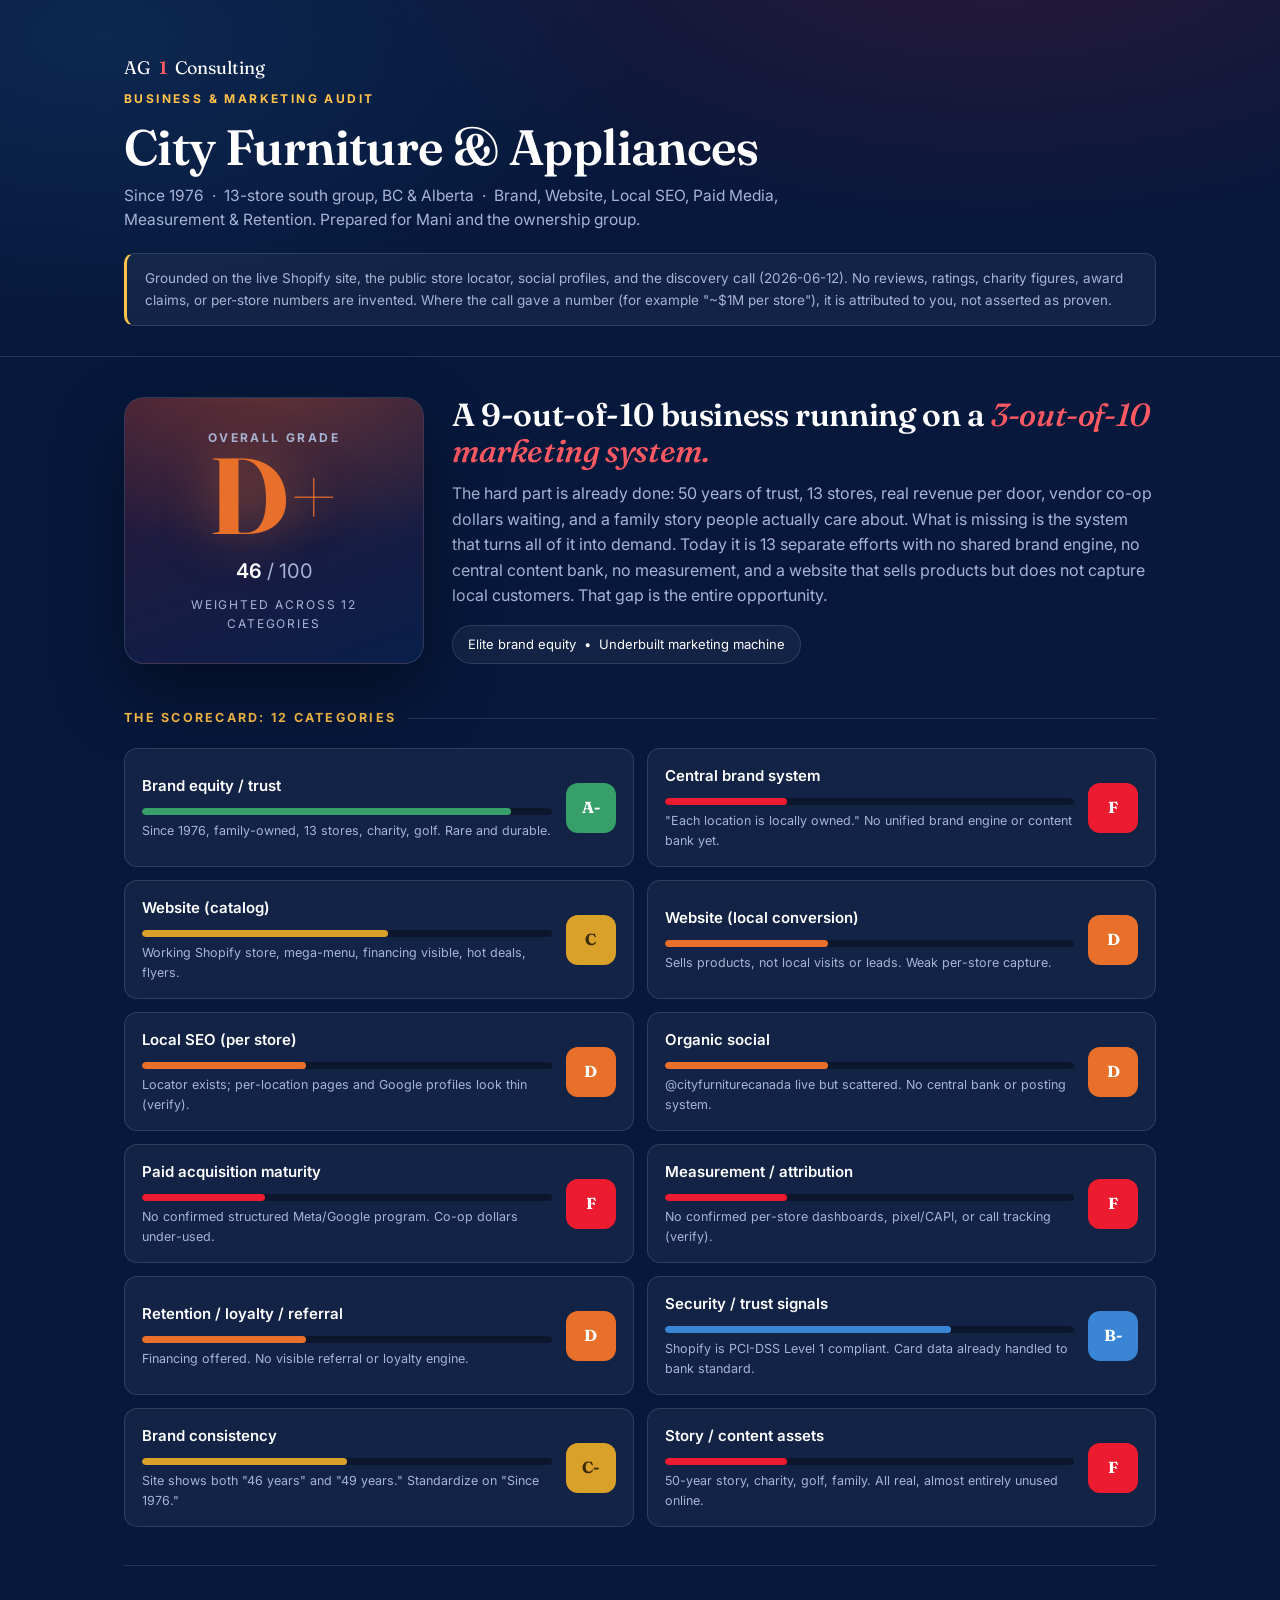
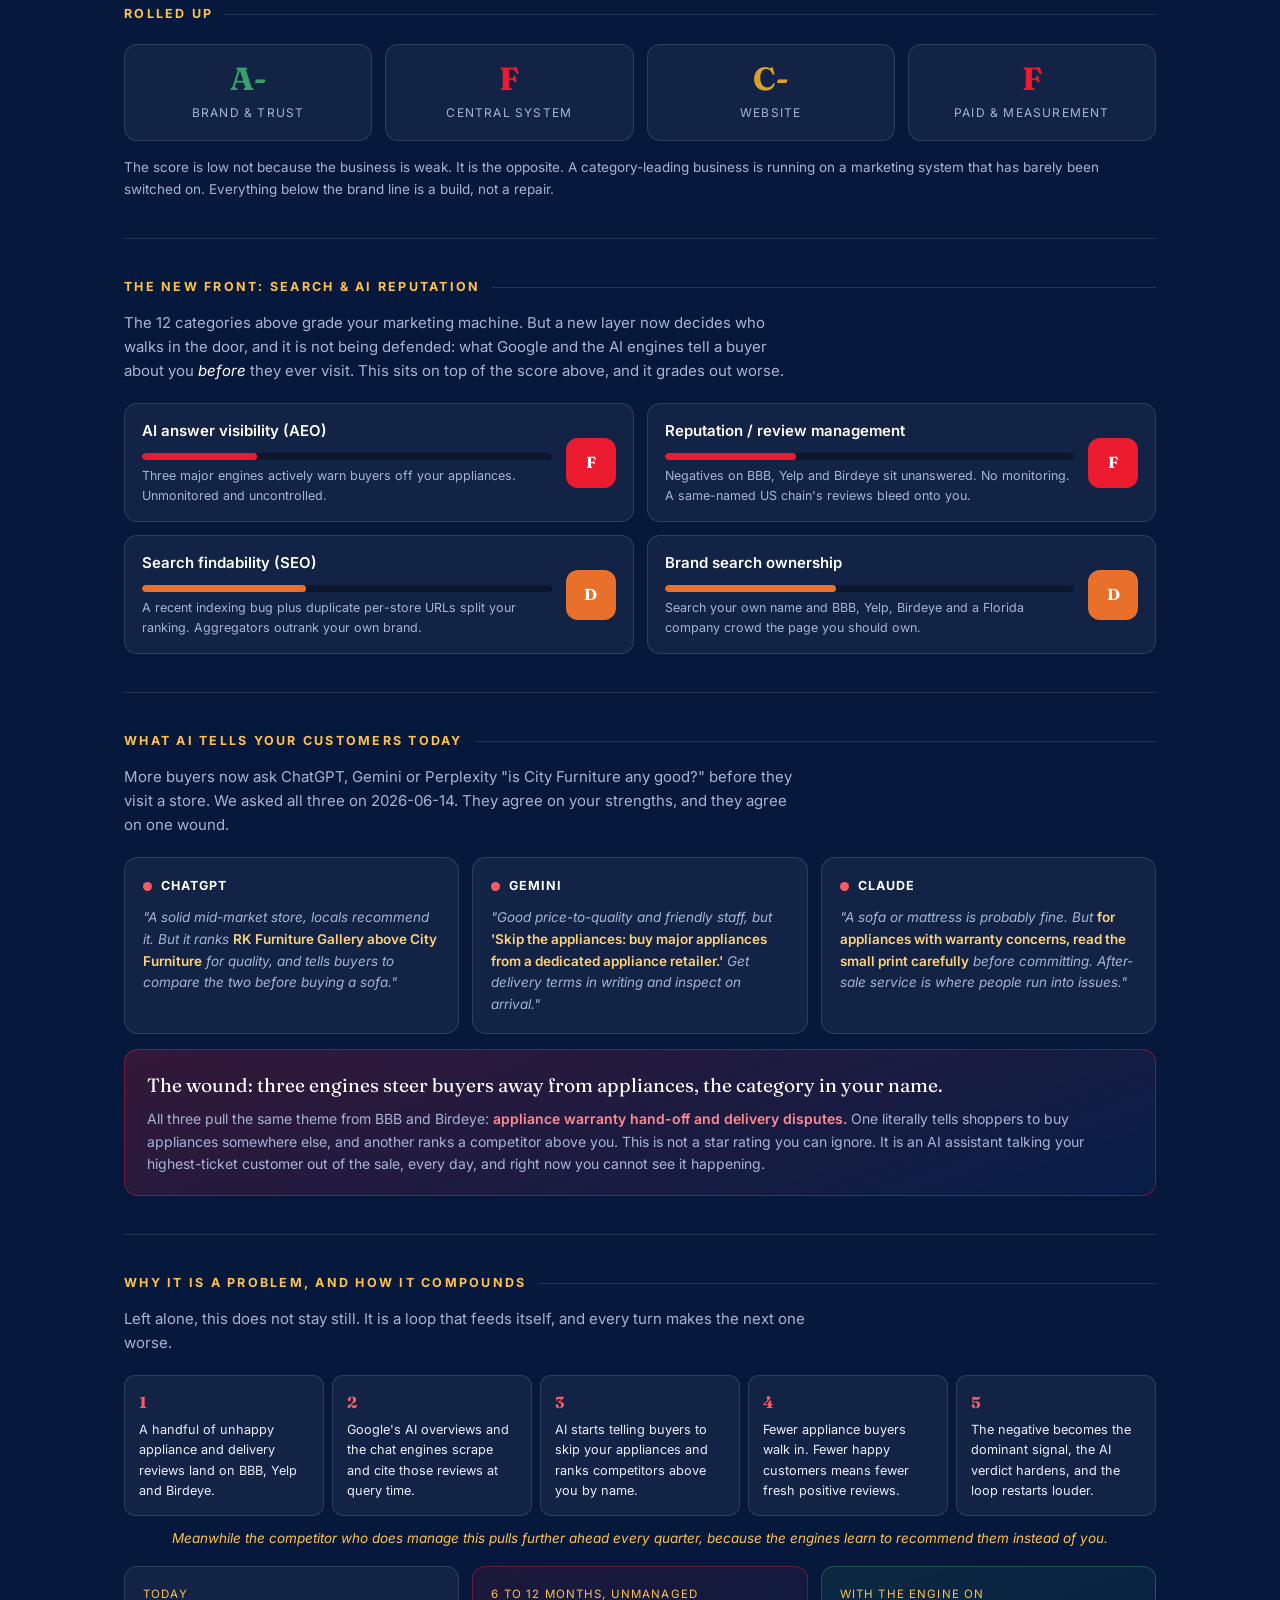
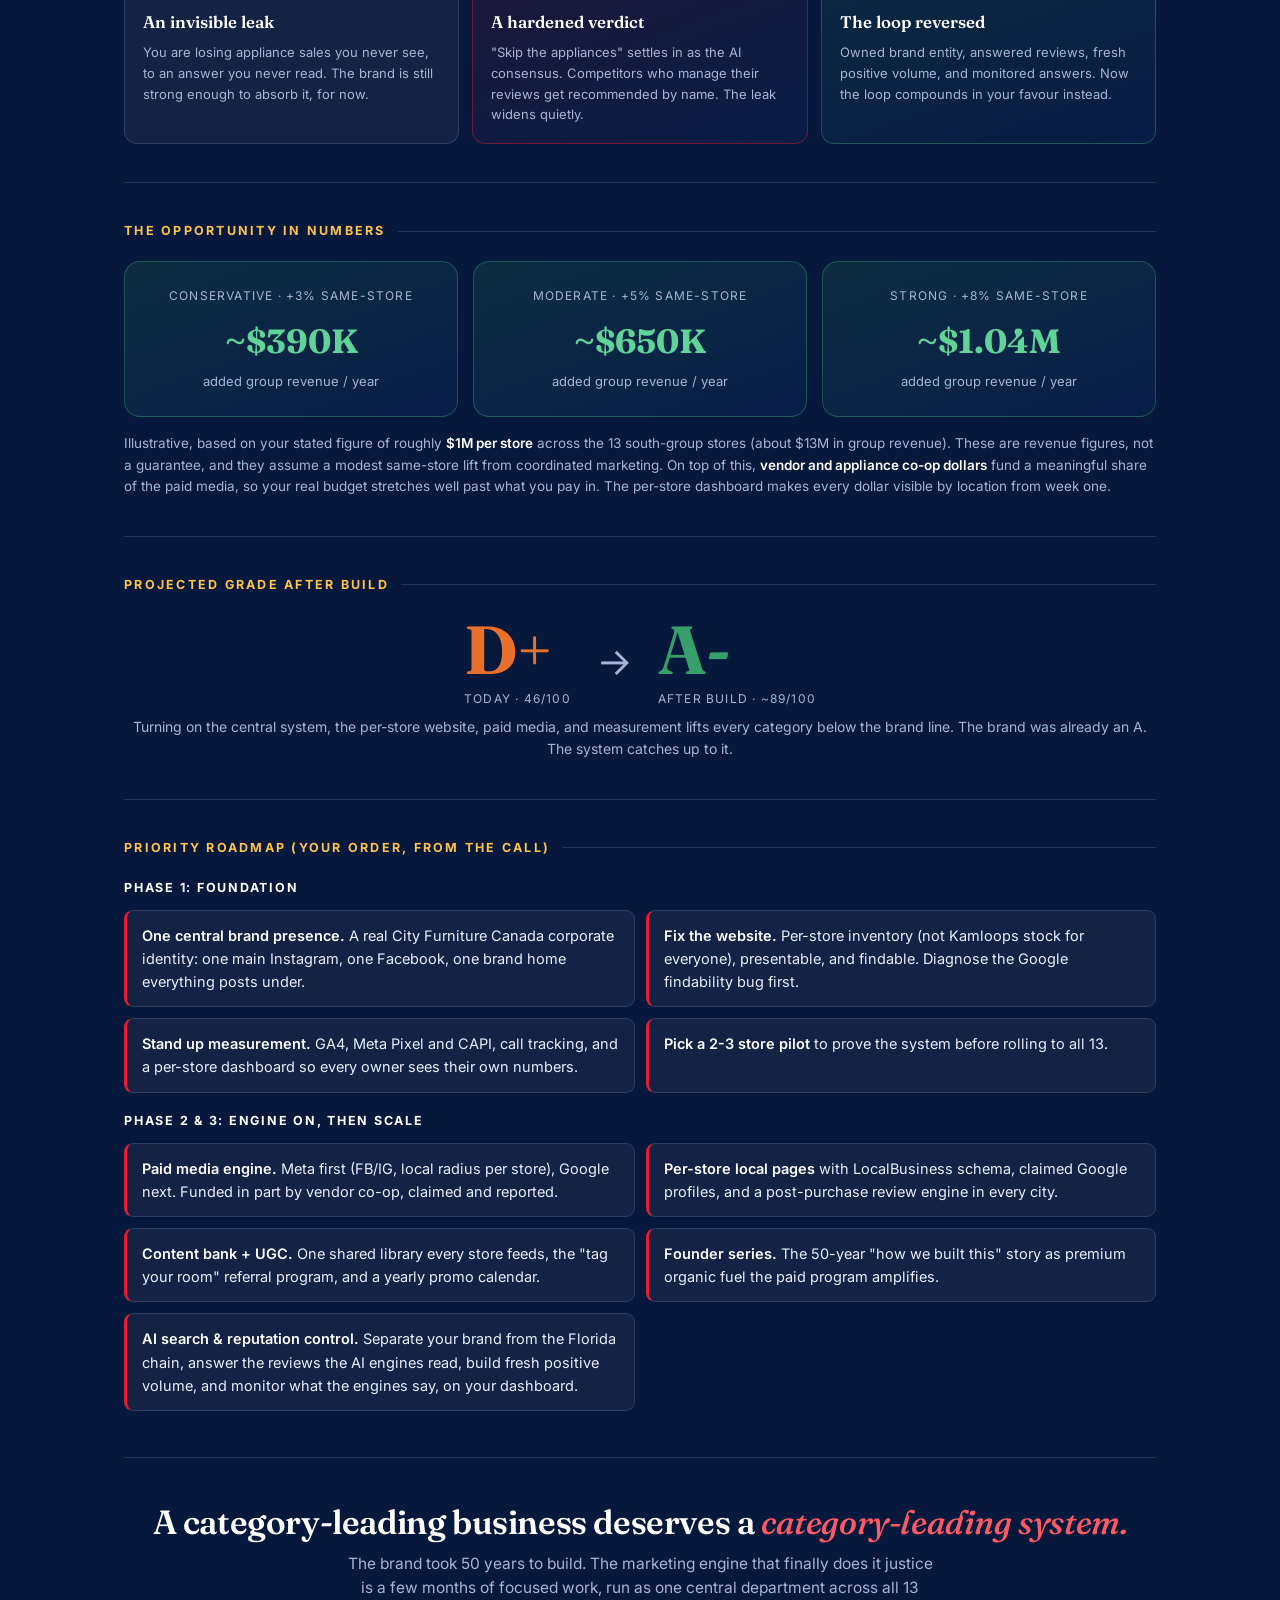
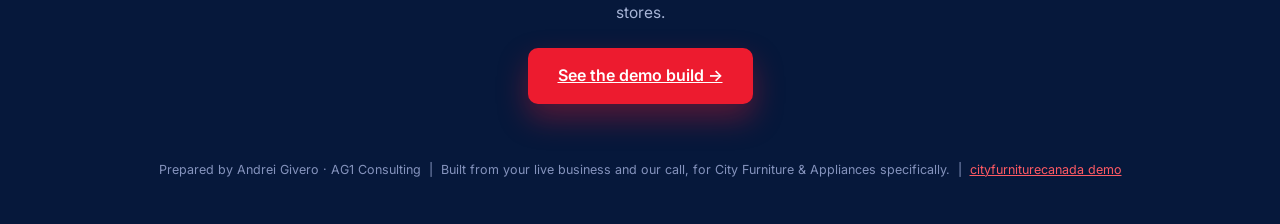
<file: audit.html>
<!DOCTYPE html>
<html lang="en">
<head>
<meta charset="utf-8">
<meta name="viewport" content="width=device-width, initial-scale=1">
<title>City Furniture &amp; Appliances | Business &amp; Marketing Audit</title>
<meta name="description" content="A graded business and marketing audit of City Furniture &amp; Appliances (Canada), prepared for Mani and the ownership group by AG1 Consulting. Scored out of 100.">
<meta name="robots" content="noindex, nofollow">
<link rel="preconnect" href="https://fonts.googleapis.com">
<link rel="preconnect" href="https://fonts.gstatic.com" crossorigin>
<link href="https://fonts.googleapis.com/css2?family=Fraunces:ital,opsz,wght@0,9..144,500;0,9..144,600;0,9..144,700;1,9..144,500&family=Inter:wght@400;500;600;700;800&display=swap" rel="stylesheet">
<style>
  :root{
    --navy:#0a2454; --navy2:#0c3f87; --navy-deep:#06183b; --ink:#e9eefb; --paper:#f5f7fc;
    --mut:#a7b4d6; --mut2:#8593bd; --line:rgba(255,255,255,.12); --card:rgba(255,255,255,.05);
    --accent:#ED1B2F; --accent2:#ff5a64; --gold:#ffc24b;
    --gA:#37a06a; --gB:#3a86d4; --gC:#d9a02a; --gD:#e8702a; --gF:#ED1B2F;
  }
  *{box-sizing:border-box;margin:0;padding:0}
  html{scroll-behavior:smooth}
  body{font-family:'Inter',-apple-system,BlinkMacSystemFont,'Segoe UI',sans-serif;
    background:var(--navy-deep);color:var(--ink);line-height:1.6;-webkit-font-smoothing:antialiased;
    background-image:radial-gradient(1100px 520px at 78% -8%,rgba(237,27,47,.16),transparent 60%),radial-gradient(900px 500px at 8% 4%,rgba(58,134,212,.14),transparent 60%);background-attachment:fixed}
  h1,h2,h3,.fr{font-family:'Fraunces','Georgia',serif;font-weight:600;line-height:1.12;letter-spacing:-.012em}
  .wrap{max-width:1080px;margin:0 auto;padding:0 24px}
  .eyebrow{letter-spacing:.2em;text-transform:uppercase;font-size:12px;color:var(--gold);font-weight:700}
  b{color:#fff;font-weight:600}

  header{padding:54px 0 30px;border-bottom:1px solid var(--line)}
  header h1{font-size:clamp(2rem,4.4vw,3.1rem);color:#fff;margin:12px 0 8px}
  header .sub{color:var(--mut);font-size:15.5px;max-width:70ch}
  .ag{display:inline-flex;align-items:center;gap:8px;font-family:'Fraunces',serif;font-size:18px;color:#fff;margin-bottom:6px}
  .ag b{color:var(--accent2)}

  .grounding{margin:20px 0 0;background:var(--card);border:1px solid var(--line);border-left:3px solid var(--gold);
    border-radius:10px;padding:14px 18px;font-size:13.5px;color:var(--mut)}

  .hero{display:grid;grid-template-columns:300px 1fr;gap:28px;align-items:center;margin:40px 0 6px}
  @media(max-width:760px){.hero{grid-template-columns:1fr}}
  .gradecard{background:linear-gradient(160deg,rgba(237,27,47,.18),rgba(10,36,84,.6));border:1px solid var(--line);
    border-radius:20px;padding:30px 26px;text-align:center;position:relative;overflow:hidden;box-shadow:0 30px 70px rgba(0,0,0,.4)}
  .gradecard:before{content:"";position:absolute;inset:0;background:radial-gradient(320px 180px at 50% -10%,rgba(232,112,42,.3),transparent)}
  .bigletter{font-family:'Fraunces',serif;font-size:108px;font-weight:700;line-height:.9;color:var(--gD);position:relative;
    text-shadow:0 0 50px rgba(232,112,42,.5)}
  .score100{font-size:20px;color:#fff;margin-top:10px;position:relative;font-weight:600}
  .score100 span{color:var(--mut);font-weight:400}
  .scoresub{position:relative;font-size:12px;color:var(--mut);text-transform:uppercase;letter-spacing:.16em;margin-top:8px}
  .heroread h2{font-size:clamp(1.4rem,2.6vw,2rem);color:#fff;margin-bottom:12px}
  .heroread h2 em{font-style:italic;color:var(--accent2);font-weight:500}
  .heroread p{color:var(--mut);font-size:16px}
  .heroread .tag{display:inline-block;margin-top:16px;padding:8px 15px;border:1px solid var(--line);
    border-radius:999px;font-size:13px;color:#fff;background:var(--card)}

  section{padding:38px 0;border-bottom:1px solid var(--line)}
  .h{font-size:12.5px;color:var(--gold);text-transform:uppercase;letter-spacing:.18em;font-weight:700;margin-bottom:20px;display:flex;align-items:center;gap:12px}
  .h::after{content:"";flex:1;height:1px;background:var(--line)}

  .grid{display:grid;grid-template-columns:1fr 1fr;gap:13px}
  @media(max-width:760px){.grid{grid-template-columns:1fr}}
  .row{background:var(--card);border:1px solid var(--line);border-radius:13px;padding:15px 17px;
    display:grid;grid-template-columns:1fr auto;gap:14px;align-items:center;transition:.2s}
  .row:hover{background:rgba(255,255,255,.08);transform:translateY(-2px)}
  .rname{font-weight:600;font-size:15px;color:#fff}
  .bar{height:7px;background:rgba(0,0,0,.35);border-radius:99px;margin-top:10px;overflow:hidden}
  .fill{height:100%;border-radius:99px;width:0;transition:width 1.1s cubic-bezier(.2,.7,.2,1)}
  .sc{font-size:12.5px;color:var(--mut);margin-top:6px}
  .badge{font-family:'Fraunces',serif;font-weight:700;font-size:16px;min-width:50px;height:50px;border-radius:12px;
    display:flex;align-items:center;justify-content:center;color:#fff;flex:none}
  .bA{background:var(--gA)}.bB{background:var(--gB)}.bC{background:var(--gC);color:#3a2a05}
  .bD{background:var(--gD)}.bF{background:var(--gF)}

  .rollup{display:grid;grid-template-columns:repeat(4,1fr);gap:13px;margin-top:18px}
  @media(max-width:680px){.rollup{grid-template-columns:1fr 1fr}}
  .ru{background:var(--card);border:1px solid var(--line);border-radius:13px;padding:18px;text-align:center}
  .ru .g{font-family:'Fraunces',serif;font-size:2rem;font-weight:700;line-height:1}
  .ru .l{font-size:12px;color:var(--mut);text-transform:uppercase;letter-spacing:.1em;margin-top:8px}

  .opp{display:grid;grid-template-columns:repeat(3,1fr);gap:15px}
  @media(max-width:760px){.opp{grid-template-columns:1fr}}
  .ocard{background:linear-gradient(160deg,rgba(55,160,106,.16),rgba(10,36,84,.5));border:1px solid rgba(55,160,106,.4);
    border-radius:16px;padding:24px;text-align:center}
  .ocard .lab{font-size:12px;text-transform:uppercase;letter-spacing:.1em;color:var(--mut)}
  .ocard .big{font-family:'Fraunces',serif;font-size:2.1rem;font-weight:700;color:#5fd398;margin:10px 0 2px}
  .ocard .small{font-size:13px;color:var(--mut)}
  .oppnote{color:var(--mut);font-size:13.5px;margin-top:16px}

  .arrow{display:flex;align-items:center;justify-content:center;gap:26px;margin:8px 0;flex-wrap:wrap}
  .pill{font-family:'Fraunces',serif;font-size:68px;font-weight:700;line-height:1}
  .pill.from{color:var(--gD)} .pill.to{color:var(--gA)}
  .pilllab{font-size:12px;color:var(--mut);text-align:center;text-transform:uppercase;letter-spacing:.1em;margin-top:6px}
  .ar{font-size:38px;color:var(--mut)}
  .projnote{color:var(--mut);font-size:14px;text-align:center;margin-top:8px}

  .road-h{font-size:12.5px;color:#fff;text-transform:uppercase;letter-spacing:.14em;font-weight:700;margin:4px 0 12px}
  ul.road{list-style:none;display:grid;grid-template-columns:1fr 1fr;gap:11px;margin-bottom:8px}
  @media(max-width:760px){ul.road{grid-template-columns:1fr}}
  ul.road li{background:var(--card);border:1px solid var(--line);border-left:3px solid var(--accent);
    border-radius:9px;padding:13px 15px;font-size:14.5px;color:var(--ink)}
  ul.road li b{color:#fff}
  .road2 li{border-left-color:var(--gA)}

  .cta{text-align:center;padding:46px 0 30px;border-bottom:none}
  .cta h2{font-size:clamp(1.5rem,3vw,2.1rem);color:#fff;margin-bottom:10px}
  .cta h2 em{font-style:italic;color:var(--accent2);font-weight:500}
  .cta p{color:var(--mut);font-size:15.5px;max-width:60ch;margin:0 auto 22px}
  .cta .btn{display:inline-flex;align-items:center;gap:9px;background:var(--accent);color:#fff;font-weight:600;
    font-size:1rem;padding:15px 30px;border-radius:10px;box-shadow:0 14px 30px rgba(237,27,47,.35);transition:.2s}
  .cta .btn:hover{background:var(--accent2);transform:translateY(-2px)}
  footer{color:var(--mut2);font-size:12.5px;text-align:center;padding:26px 0 44px}
  footer a{color:var(--accent2)}

  /* New front: AI / reputation / SEO */
  .lede{color:var(--mut);font-size:15px;max-width:76ch;margin:-6px 0 20px}
  .lede em{font-style:italic;color:#fff}
  .qgrid{display:grid;grid-template-columns:repeat(3,1fr);gap:13px}
  @media(max-width:760px){.qgrid{grid-template-columns:1fr}}
  .qcard{background:var(--card);border:1px solid var(--line);border-radius:14px;padding:18px}
  .qcard .eng{display:flex;align-items:center;gap:9px;font-weight:700;color:#fff;font-size:12.5px;text-transform:uppercase;letter-spacing:.08em;margin-bottom:11px}
  .qcard .dot{width:9px;height:9px;border-radius:50%;background:var(--accent2);flex:none}
  .qcard p{font-size:13.5px;color:var(--mut);font-style:italic}
  .qcard p b{color:#ffd27a;font-style:normal;font-weight:600}
  .warn{background:linear-gradient(160deg,rgba(237,27,47,.2),rgba(10,36,84,.5));border:1px solid rgba(237,27,47,.45);border-radius:14px;padding:20px 22px;margin-top:15px}
  .warn .wt{font-family:'Fraunces',serif;font-size:1.2rem;color:#fff;margin-bottom:7px}
  .warn p{color:var(--mut);font-size:14px}
  .warn p b{color:#ff8a92;font-weight:600}
  .loop{display:grid;grid-template-columns:repeat(5,1fr);gap:8px;margin:4px 0}
  @media(max-width:760px){.loop{grid-template-columns:1fr}}
  .lstep{background:var(--card);border:1px solid var(--line);border-radius:11px;padding:14px;font-size:12.7px;color:var(--ink)}
  .lstep .n{font-family:'Fraunces',serif;color:var(--accent2);font-weight:700;font-size:16px;display:block;margin-bottom:4px}
  .loopnote{text-align:center;color:var(--gold);font-size:13.5px;margin-top:12px;font-style:italic}
  .tl{display:grid;grid-template-columns:repeat(3,1fr);gap:13px;margin-top:16px}
  @media(max-width:680px){.tl{grid-template-columns:1fr}}
  .tlc{background:var(--card);border:1px solid var(--line);border-radius:13px;padding:18px}
  .tlc.bad{border-color:rgba(237,27,47,.4);background:linear-gradient(160deg,rgba(237,27,47,.1),rgba(10,36,84,.4))}
  .tlc.good{border-color:rgba(55,160,106,.4);background:linear-gradient(160deg,rgba(55,160,106,.12),rgba(10,36,84,.4))}
  .tlc .when{font-size:11.5px;text-transform:uppercase;letter-spacing:.1em;color:var(--gold)}
  .tlc h4{font-family:'Fraunces',serif;color:#fff;font-size:1.05rem;margin:6px 0 6px;font-weight:600}
  .tlc p{font-size:13px;color:var(--mut)}
</style>
</head>
<body>
<header>
  <div class="wrap">
    <div class="ag">AG<b>1</b> Consulting</div>
    <div class="eyebrow">Business &amp; Marketing Audit</div>
    <h1>City Furniture &amp; Appliances</h1>
    <div class="sub">Since 1976 &nbsp;&middot;&nbsp; 13-store south group, BC &amp; Alberta &nbsp;&middot;&nbsp; Brand, Website, Local SEO, Paid Media, Measurement &amp; Retention. Prepared for Mani and the ownership group.</div>
    <div class="grounding">Grounded on the live Shopify site, the public store locator, social profiles, and the discovery call (2026-06-12). No reviews, ratings, charity figures, award claims, or per-store numbers are invented. Where the call gave a number (for example "~$1M per store"), it is attributed to you, not asserted as proven.</div>
  </div>
</header>

<div class="wrap">

  <div class="hero">
    <div class="gradecard">
      <div class="eyebrow" style="position:relative;color:var(--mut)">Overall Grade</div>
      <div class="bigletter">D+</div>
      <div class="score100">46<span> / 100</span></div>
      <div class="scoresub">Weighted across 12 categories</div>
    </div>
    <div class="heroread">
      <h2>A 9-out-of-10 business running on a <em>3-out-of-10 marketing system.</em></h2>
      <p>The hard part is already done: 50 years of trust, 13 stores, real revenue per door, vendor co-op dollars waiting, and a family story people actually care about. What is missing is the system that turns all of it into demand. Today it is 13 separate efforts with no shared brand engine, no central content bank, no measurement, and a website that sells products but does not capture local customers. That gap is the entire opportunity.</p>
      <span class="tag">Elite brand equity &nbsp;&bull;&nbsp; Underbuilt marketing machine</span>
    </div>
  </div>

  <section>
    <div class="h">The Scorecard: 12 Categories</div>
    <div class="grid" id="cards">
      <div class="row"><div><div class="rname">Brand equity / trust</div><div class="bar"><div class="fill bg" data-w="90" style="background:var(--gA)"></div></div><div class="sc">Since 1976, family-owned, 13 stores, charity, golf. Rare and durable.</div></div><div class="badge bA">A-</div></div>

      <div class="row"><div><div class="rname">Central brand system</div><div class="bar"><div class="fill" data-w="30" style="background:var(--gF)"></div></div><div class="sc">"Each location is locally owned." No unified brand engine or content bank yet.</div></div><div class="badge bF">F</div></div>

      <div class="row"><div><div class="rname">Website (catalog)</div><div class="bar"><div class="fill" data-w="60" style="background:var(--gC)"></div></div><div class="sc">Working Shopify store, mega-menu, financing visible, hot deals, flyers.</div></div><div class="badge bC">C</div></div>

      <div class="row"><div><div class="rname">Website (local conversion)</div><div class="bar"><div class="fill" data-w="40" style="background:var(--gD)"></div></div><div class="sc">Sells products, not local visits or leads. Weak per-store capture.</div></div><div class="badge bD">D</div></div>

      <div class="row"><div><div class="rname">Local SEO (per store)</div><div class="bar"><div class="fill" data-w="40" style="background:var(--gD)"></div></div><div class="sc">Locator exists; per-location pages and Google profiles look thin (verify).</div></div><div class="badge bD">D</div></div>

      <div class="row"><div><div class="rname">Organic social</div><div class="bar"><div class="fill" data-w="40" style="background:var(--gD)"></div></div><div class="sc">@cityfurniturecanada live but scattered. No central bank or posting system.</div></div><div class="badge bD">D</div></div>

      <div class="row"><div><div class="rname">Paid acquisition maturity</div><div class="bar"><div class="fill" data-w="30" style="background:var(--gF)"></div></div><div class="sc">No confirmed structured Meta/Google program. Co-op dollars under-used.</div></div><div class="badge bF">F</div></div>

      <div class="row"><div><div class="rname">Measurement / attribution</div><div class="bar"><div class="fill" data-w="30" style="background:var(--gF)"></div></div><div class="sc">No confirmed per-store dashboards, pixel/CAPI, or call tracking (verify).</div></div><div class="badge bF">F</div></div>

      <div class="row"><div><div class="rname">Retention / loyalty / referral</div><div class="bar"><div class="fill" data-w="40" style="background:var(--gD)"></div></div><div class="sc">Financing offered. No visible referral or loyalty engine.</div></div><div class="badge bD">D</div></div>

      <div class="row"><div><div class="rname">Security / trust signals</div><div class="bar"><div class="fill" data-w="70" style="background:var(--gB)"></div></div><div class="sc">Shopify is PCI-DSS Level 1 compliant. Card data already handled to bank standard.</div></div><div class="badge bB">B-</div></div>

      <div class="row"><div><div class="rname">Brand consistency</div><div class="bar"><div class="fill" data-w="50" style="background:var(--gC)"></div></div><div class="sc">Site shows both "46 years" and "49 years." Standardize on "Since 1976."</div></div><div class="badge bC">C-</div></div>

      <div class="row"><div><div class="rname">Story / content assets</div><div class="bar"><div class="fill" data-w="30" style="background:var(--gF)"></div></div><div class="sc">50-year story, charity, golf, family. All real, almost entirely unused online.</div></div><div class="badge bF">F</div></div>
    </div>
  </section>

  <section>
    <div class="h">Rolled Up</div>
    <div class="rollup">
      <div class="ru"><div class="g" style="color:var(--gA)">A-</div><div class="l">Brand &amp; trust</div></div>
      <div class="ru"><div class="g" style="color:var(--gF)">F</div><div class="l">Central system</div></div>
      <div class="ru"><div class="g" style="color:var(--gC)">C-</div><div class="l">Website</div></div>
      <div class="ru"><div class="g" style="color:var(--gF)">F</div><div class="l">Paid &amp; measurement</div></div>
    </div>
    <p class="oppnote">The score is low not because the business is weak. It is the opposite. A category-leading business is running on a marketing system that has barely been switched on. Everything below the brand line is a build, not a repair.</p>
  </section>

  <section>
    <div class="h">The New Front: Search &amp; AI Reputation</div>
    <p class="lede">The 12 categories above grade your marketing machine. But a new layer now decides who walks in the door, and it is not being defended: what Google and the AI engines tell a buyer about you <em>before</em> they ever visit. This sits on top of the score above, and it grades out worse.</p>
    <div class="grid">
      <div class="row"><div><div class="rname">AI answer visibility (AEO)</div><div class="bar"><div class="fill" data-w="28" style="background:var(--gF)"></div></div><div class="sc">Three major engines actively warn buyers off your appliances. Unmonitored and uncontrolled.</div></div><div class="badge bF">F</div></div>
      <div class="row"><div><div class="rname">Reputation / review management</div><div class="bar"><div class="fill" data-w="32" style="background:var(--gF)"></div></div><div class="sc">Negatives on BBB, Yelp and Birdeye sit unanswered. No monitoring. A same-named US chain's reviews bleed onto you.</div></div><div class="badge bF">F</div></div>
      <div class="row"><div><div class="rname">Search findability (SEO)</div><div class="bar"><div class="fill" data-w="40" style="background:var(--gD)"></div></div><div class="sc">A recent indexing bug plus duplicate per-store URLs split your ranking. Aggregators outrank your own brand.</div></div><div class="badge bD">D</div></div>
      <div class="row"><div><div class="rname">Brand search ownership</div><div class="bar"><div class="fill" data-w="42" style="background:var(--gD)"></div></div><div class="sc">Search your own name and BBB, Yelp, Birdeye and a Florida company crowd the page you should own.</div></div><div class="badge bD">D</div></div>
    </div>
  </section>

  <section>
    <div class="h">What AI Tells Your Customers Today</div>
    <p class="lede">More buyers now ask ChatGPT, Gemini or Perplexity "is City Furniture any good?" before they visit a store. We asked all three on 2026-06-14. They agree on your strengths, and they agree on one wound.</p>
    <div class="qgrid">
      <div class="qcard"><div class="eng"><span class="dot"></span>ChatGPT</div><p>"A solid mid-market store, locals recommend it. But it ranks <b>RK Furniture Gallery above City Furniture</b> for quality, and tells buyers to compare the two before buying a sofa."</p></div>
      <div class="qcard"><div class="eng"><span class="dot"></span>Gemini</div><p>"Good price-to-quality and friendly staff, but <b>'Skip the appliances: buy major appliances from a dedicated appliance retailer.'</b> Get delivery terms in writing and inspect on arrival."</p></div>
      <div class="qcard"><div class="eng"><span class="dot"></span>Claude</div><p>"A sofa or mattress is probably fine. But <b>for appliances with warranty concerns, read the small print carefully</b> before committing. After-sale service is where people run into issues."</p></div>
    </div>
    <div class="warn">
      <div class="wt">The wound: three engines steer buyers away from appliances, the category in your name.</div>
      <p>All three pull the same theme from BBB and Birdeye: <b>appliance warranty hand-off and delivery disputes.</b> One literally tells shoppers to buy appliances somewhere else, and another ranks a competitor above you. This is not a star rating you can ignore. It is an AI assistant talking your highest-ticket customer out of the sale, every day, and right now you cannot see it happening.</p>
    </div>
  </section>

  <section>
    <div class="h">Why It Is a Problem, and How It Compounds</div>
    <p class="lede">Left alone, this does not stay still. It is a loop that feeds itself, and every turn makes the next one worse.</p>
    <div class="loop">
      <div class="lstep"><span class="n">1</span>A handful of unhappy appliance and delivery reviews land on BBB, Yelp and Birdeye.</div>
      <div class="lstep"><span class="n">2</span>Google's AI overviews and the chat engines scrape and cite those reviews at query time.</div>
      <div class="lstep"><span class="n">3</span>AI starts telling buyers to skip your appliances and ranks competitors above you by name.</div>
      <div class="lstep"><span class="n">4</span>Fewer appliance buyers walk in. Fewer happy customers means fewer fresh positive reviews.</div>
      <div class="lstep"><span class="n">5</span>The negative becomes the dominant signal, the AI verdict hardens, and the loop restarts louder.</div>
    </div>
    <div class="loopnote">Meanwhile the competitor who does manage this pulls further ahead every quarter, because the engines learn to recommend them instead of you.</div>
    <div class="tl">
      <div class="tlc"><div class="when">Today</div><h4>An invisible leak</h4><p>You are losing appliance sales you never see, to an answer you never read. The brand is still strong enough to absorb it, for now.</p></div>
      <div class="tlc bad"><div class="when">6 to 12 months, unmanaged</div><h4>A hardened verdict</h4><p>"Skip the appliances" settles in as the AI consensus. Competitors who manage their reviews get recommended by name. The leak widens quietly.</p></div>
      <div class="tlc good"><div class="when">With the engine on</div><h4>The loop reversed</h4><p>Owned brand entity, answered reviews, fresh positive volume, and monitored answers. Now the loop compounds in your favour instead.</p></div>
    </div>
  </section>

  <section>
    <div class="h">The Opportunity in Numbers</div>
    <div class="opp">
      <div class="ocard"><div class="lab">Conservative &middot; +3% same-store</div><div class="big">~$390K</div><div class="small">added group revenue / year</div></div>
      <div class="ocard"><div class="lab">Moderate &middot; +5% same-store</div><div class="big">~$650K</div><div class="small">added group revenue / year</div></div>
      <div class="ocard"><div class="lab">Strong &middot; +8% same-store</div><div class="big">~$1.04M</div><div class="small">added group revenue / year</div></div>
    </div>
    <p class="oppnote">Illustrative, based on your stated figure of roughly <b>$1M per store</b> across the 13 south-group stores (about $13M in group revenue). These are revenue figures, not a guarantee, and they assume a modest same-store lift from coordinated marketing. On top of this, <b>vendor and appliance co-op dollars</b> fund a meaningful share of the paid media, so your real budget stretches well past what you pay in. The per-store dashboard makes every dollar visible by location from week one.</p>
  </section>

  <section>
    <div class="h">Projected Grade After Build</div>
    <div class="arrow">
      <div><div class="pill from">D+</div><div class="pilllab">Today &middot; 46/100</div></div>
      <div class="ar">&rarr;</div>
      <div><div class="pill to">A-</div><div class="pilllab">After build &middot; ~89/100</div></div>
    </div>
    <p class="projnote">Turning on the central system, the per-store website, paid media, and measurement lifts every category below the brand line. The brand was already an A. The system catches up to it.</p>
  </section>

  <section>
    <div class="h">Priority Roadmap (your order, from the call)</div>
    <div class="road-h">Phase 1: Foundation</div>
    <ul class="road">
      <li><b>One central brand presence.</b> A real City Furniture Canada corporate identity: one main Instagram, one Facebook, one brand home everything posts under.</li>
      <li><b>Fix the website.</b> Per-store inventory (not Kamloops stock for everyone), presentable, and findable. Diagnose the Google findability bug first.</li>
      <li><b>Stand up measurement.</b> GA4, Meta Pixel and CAPI, call tracking, and a per-store dashboard so every owner sees their own numbers.</li>
      <li><b>Pick a 2-3 store pilot</b> to prove the system before rolling to all 13.</li>
    </ul>
    <div class="road-h" style="margin-top:18px">Phase 2 &amp; 3: Engine On, Then Scale</div>
    <ul class="road road2">
      <li><b>Paid media engine.</b> Meta first (FB/IG, local radius per store), Google next. Funded in part by vendor co-op, claimed and reported.</li>
      <li><b>Per-store local pages</b> with LocalBusiness schema, claimed Google profiles, and a post-purchase review engine in every city.</li>
      <li><b>Content bank + UGC.</b> One shared library every store feeds, the "tag your room" referral program, and a yearly promo calendar.</li>
      <li><b>Founder series.</b> The 50-year "how we built this" story as premium organic fuel the paid program amplifies.</li>
      <li><b>AI search &amp; reputation control.</b> Separate your brand from the Florida chain, answer the reviews the AI engines read, build fresh positive volume, and monitor what the engines say, on your dashboard.</li>
    </ul>
  </section>

  <div class="cta">
    <h2>A category-leading business deserves a <em>category-leading system.</em></h2>
    <p>The brand took 50 years to build. The marketing engine that finally does it justice is a few months of focused work, run as one central department across all 13 stores.</p>
    <a class="btn" href="index.html">See the demo build &rarr;</a>
  </div>

</div>

<footer>Prepared by Andrei Givero &middot; AG1 Consulting &nbsp;|&nbsp; Built from your live business and our call, for City Furniture &amp; Appliances specifically. &nbsp;|&nbsp; <a href="index.html">cityfurniturecanada demo</a></footer>

<script>
  var io=new IntersectionObserver(function(es){es.forEach(function(e){if(e.isIntersecting){var f=e.target;f.style.width=f.getAttribute('data-w')+'%';io.unobserve(f)}})},{threshold:.3});
  document.querySelectorAll('.fill').forEach(function(el){io.observe(el)});
</script>
</body>
</html>
</file>
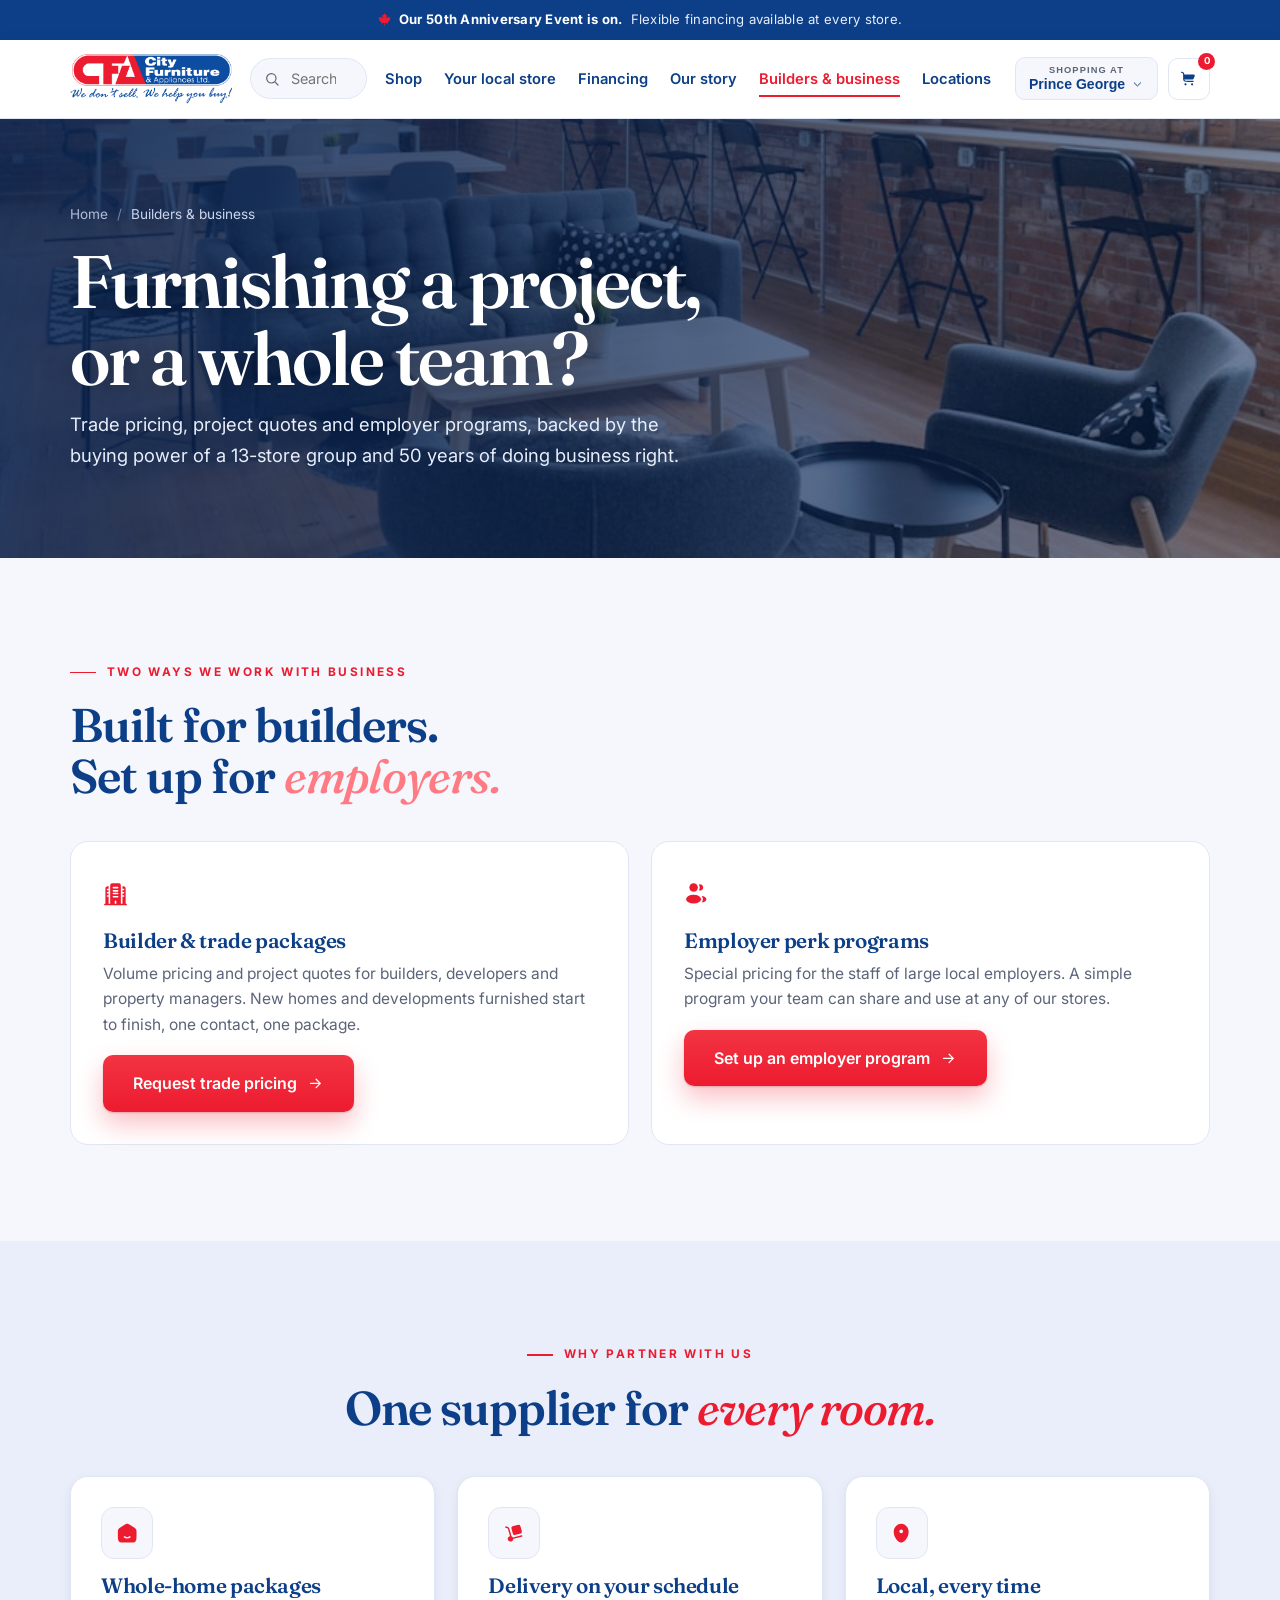
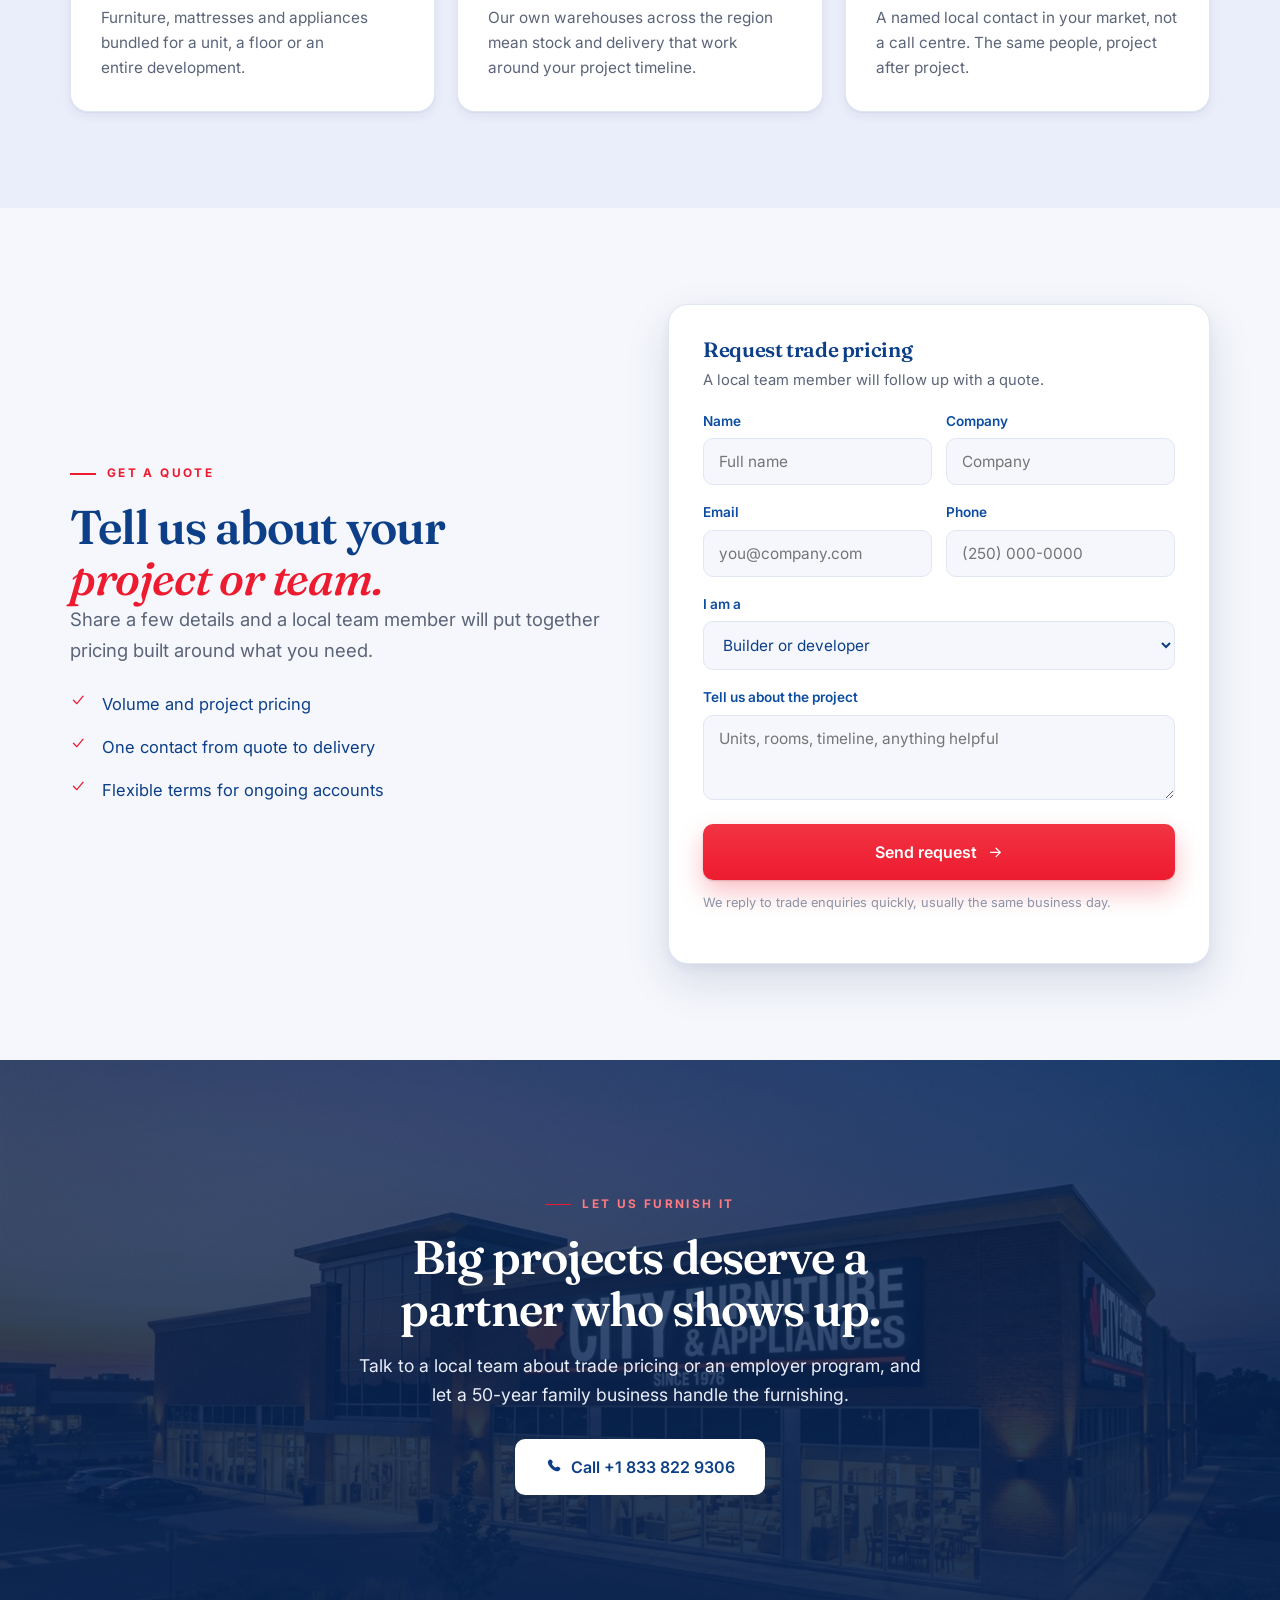
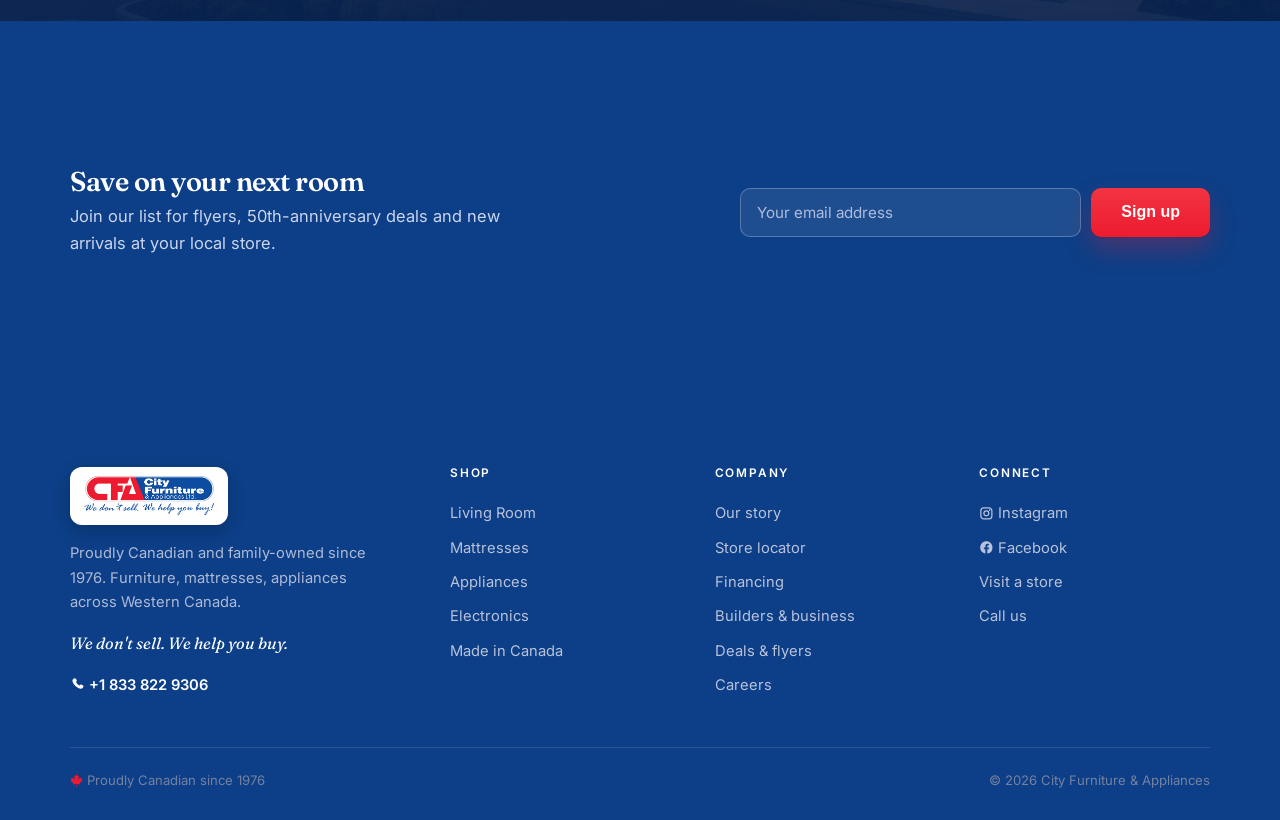
<file: business.html>
<!DOCTYPE html>
<html lang="en">
<head>
<meta charset="UTF-8">
<meta name="viewport" content="width=device-width, initial-scale=1.0">
<title>Builders &amp; Business | Trade Pricing &amp; Employer Programs | City Furniture</title>
<meta name="description" content="Builder and trade packages and employer perk programs from City Furniture & Appliances. Volume pricing, project quotes and staff discounts across Western Canada, with the buying power of a 13-store group.">
<meta name="robots" content="noindex,nofollow"><meta property="og:image" content="https://andrei170.github.io/city-furniture-site/assets/hero-store.jpg"><meta property="og:site_name" content="City Furniture &amp; Appliances"><meta name="twitter:card" content="summary_large_image"><meta name="theme-color" content="#0C4DA2">
<link rel="icon" href="data:image/svg+xml,%3Csvg xmlns='http://www.w3.org/2000/svg' viewBox='0 0 100 100'%3E%3Crect width='100' height='100' rx='22' fill='%23ed1b2f'/%3E%3Ctext x='50' y='64' font-family='Arial,sans-serif' font-size='32' font-weight='bold' fill='white' text-anchor='middle'%3ECFA%3C/text%3E%3C/svg%3E">
<link rel="preconnect" href="https://fonts.googleapis.com">
<link rel="preconnect" href="https://fonts.gstatic.com" crossorigin>
<link href="https://fonts.googleapis.com/css2?family=Fraunces:ital,opsz,wght@0,9..144,400;0,9..144,500;0,9..144,600;0,9..144,700;1,9..144,500;1,9..144,600&family=Inter:wght@400;500;600;700&display=swap" rel="stylesheet">
<link rel="stylesheet" href="assets/style.css"><link rel="canonical" href="https://andrei170.github.io/city-furniture-site/business.html">
<script type="application/ld+json">{"@context":"https://schema.org","@graph":[{"@type":"BreadcrumbList","itemListElement":[{"@type":"ListItem","position":1,"name":"Home","item":"https://andrei170.github.io/city-furniture-site/"},{"@type":"ListItem","position":2,"name":"Builders & business","item":"https://andrei170.github.io/city-furniture-site/business.html"}]}]}</script></head>
<body>
<a class="skip-link" href="#main">Skip to content</a>

<svg class="sprite" aria-hidden="true"><defs><symbol id="i-truck" viewBox="0 0 24 24"><path fill="currentColor" d="m9.564 8.73l.515 1.863c.485 1.755.727 2.633 1.44 3.032c.713.4 1.618.164 3.428-.306l1.92-.5c1.81-.47 2.715-.705 3.127-1.396c.412-.692.17-1.57-.316-3.325l-.514-1.862c-.485-1.756-.728-2.634-1.44-3.033c-.714-.4-1.619-.164-3.429.307l-1.92.498c-1.81.47-2.715.706-3.126 1.398c-.412.691-.17 1.569.315 3.324"/><path fill="currentColor" d="M2.277 5.247a.75.75 0 0 1 .924-.522l1.703.472A2.71 2.71 0 0 1 6.8 7.075l2.151 7.786l.158.547a2.96 2.96 0 0 1 1.522 1.267l.31-.096l8.87-2.305a.75.75 0 1 1 .378 1.452l-8.837 2.296l-.33.102c-.006 1.27-.883 2.432-2.21 2.776c-1.59.414-3.225-.502-3.651-2.044s.518-3.129 2.108-3.542q.119-.03.237-.052L5.354 7.474a1.21 1.21 0 0 0-.85-.831L2.8 6.17a.75.75 0 0 1-.523-.923"/></symbol><symbol id="i-shield" viewBox="0 0 24 24"><path fill="currentColor" fill-rule="evenodd" d="M3.378 5.082C3 5.62 3 7.22 3 10.417v1.574c0 5.638 4.239 8.375 6.899 9.536c.721.315 1.082.473 2.101.473c1.02 0 1.38-.158 2.101-.473C16.761 20.365 21 17.63 21 11.991v-1.574c0-3.198 0-4.797-.378-5.335c-.377-.537-1.88-1.052-4.887-2.081l-.573-.196C13.595 2.268 12.812 2 12 2s-1.595.268-3.162.805L8.265 3c-3.007 1.03-4.51 1.545-4.887 2.082M15.06 10.5a.75.75 0 0 0-1.12-.999l-3.011 3.374l-.87-.974a.75.75 0 0 0-1.118 1l1.428 1.6a.75.75 0 0 0 1.119 0z" clip-rule="evenodd"/></symbol><symbol id="i-card" viewBox="0 0 24 24"><defs><mask id="SVGBcZ8Eejn"><g fill="none"><path fill="#fff" d="M14 4h-4C6.229 4 4.343 4 3.172 5.172c-.844.843-1.08 2.057-1.146 4.078h19.948c-.066-2.021-.302-3.235-1.146-4.078C19.657 4 17.771 4 14 4m-4 16h4c3.771 0 5.657 0 6.828-1.172S22 15.771 22 12q0-.662-.002-1.25H2.002Q1.999 11.338 2 12c0 3.771 0 5.657 1.172 6.828S6.229 20 10 20"/><path fill="#000" fill-rule="evenodd" d="M5.25 16a.75.75 0 0 1 .75-.75h4a.75.75 0 0 1 0 1.5H6a.75.75 0 0 1-.75-.75m6.5 0a.75.75 0 0 1 .75-.75H14a.75.75 0 0 1 0 1.5h-1.5a.75.75 0 0 1-.75-.75" clip-rule="evenodd"/></g></mask></defs><path fill="currentColor" d="M0 0h24v24H0z" mask="url(#SVGBcZ8Eejn)"/></symbol><symbol id="i-gift" viewBox="0 0 24 24"><path fill="currentColor" d="M11.25 2c-4.219.004-6.401.08-7.786 1.464C2.08 4.85 2.004 7.031 2 11.25h4.914a4 4 0 0 1-.757-1.528C5.62 7.57 7.57 5.62 9.722 6.157c.572.143 1.09.406 1.528.757zM2 12.75c.004 4.218.08 6.4 1.464 7.785C4.85 21.92 7.031 21.995 11.25 22v-7.877A4.75 4.75 0 0 1 7 16.75a.75.75 0 0 1 0-1.5a3.25 3.25 0 0 0 3.163-2.5zM12.75 22c4.218-.005 6.4-.08 7.785-1.465c1.385-1.384 1.46-3.567 1.465-7.785h-8.163A3.25 3.25 0 0 0 17 15.25a.75.75 0 0 1 0 1.5a4.75 4.75 0 0 1-4.25-2.627zM22 11.25c-.005-4.219-.08-6.401-1.465-7.786C19.151 2.08 16.968 2.004 12.75 2v4.914a4 4 0 0 1 1.527-.757c2.153-.538 4.104 1.412 3.565 3.565a4 4 0 0 1-.756 1.528z"/><path fill="currentColor" d="M9.358 7.613a2.5 2.5 0 0 1 1.892 2.422v1.215h-1.215a2.5 2.5 0 0 1-2.422-1.892a1.44 1.44 0 0 1 1.745-1.745m3.392 2.422v1.215h1.215c1.145 0 2.144-.78 2.422-1.892a1.44 1.44 0 0 0-1.746-1.745a2.5 2.5 0 0 0-1.891 2.422"/></symbol><symbol id="i-star" viewBox="0 0 24 24"><path fill="currentColor" d="M9.153 5.408C10.42 3.136 11.053 2 12 2s1.58 1.136 2.847 3.408l.328.588c.36.646.54.969.82 1.182s.63.292 1.33.45l.636.144c2.46.557 3.689.835 3.982 1.776c.292.94-.546 1.921-2.223 3.882l-.434.507c-.476.557-.715.836-.822 1.18c-.107.345-.071.717.001 1.46l.066.677c.253 2.617.38 3.925-.386 4.506s-1.918.051-4.22-1.009l-.597-.274c-.654-.302-.981-.452-1.328-.452s-.674.15-1.328.452l-.596.274c-2.303 1.06-3.455 1.59-4.22 1.01c-.767-.582-.64-1.89-.387-4.507l.066-.676c.072-.744.108-1.116 0-1.46c-.106-.345-.345-.624-.821-1.18l-.434-.508c-1.677-1.96-2.515-2.941-2.223-3.882S3.58 8.328 6.04 7.772l.636-.144c.699-.158 1.048-.237 1.329-.45s.46-.536.82-1.182z"/></symbol><symbol id="i-heart" viewBox="0 0 24 24"><path fill="currentColor" d="M2 9.137C2 14 6.02 16.591 8.962 18.911C10 19.729 11 20.5 12 20.5s2-.77 3.038-1.59C17.981 16.592 22 14 22 9.138S16.5.825 12 5.501C7.5.825 2 4.274 2 9.137"/></symbol><symbol id="i-flag" viewBox="0 0 24 24"><path fill="currentColor" d="M5.75 1a.75.75 0 0 1 .75.75V3.6l1.72-.344a8.7 8.7 0 0 1 4.925.452l.204.081a8 8 0 0 0 4.91.334a1.2 1.2 0 0 1 1.491 1.164v7.367c0 .644-.439 1.206-1.064 1.362l-.214.053a8.68 8.68 0 0 1-5.327-.361a8.7 8.7 0 0 0-4.924-.452L6.5 13.6v8.15a.75.75 0 0 1-1.5 0v-20A.75.75 0 0 1 5.75 1"/></symbol><symbol id="i-home" viewBox="0 0 24 24"><path fill="currentColor" fill-rule="evenodd" d="M2.52 7.823C2 8.77 2 9.915 2 12.203v1.522c0 3.9 0 5.851 1.172 7.063S6.229 22 10 22h4c3.771 0 5.657 0 6.828-1.212S22 17.626 22 13.725v-1.521c0-2.289 0-3.433-.52-4.381c-.518-.949-1.467-1.537-3.364-2.715l-2-1.241C14.111 2.622 13.108 2 12 2s-2.11.622-4.116 1.867l-2 1.241C3.987 6.286 3.038 6.874 2.519 7.823m6.927 7.575a.75.75 0 1 0-.894 1.204A5.77 5.77 0 0 0 12 17.75a5.77 5.77 0 0 0 3.447-1.148a.75.75 0 1 0-.894-1.204A4.27 4.27 0 0 1 12 16.25a4.27 4.27 0 0 1-2.553-.852" clip-rule="evenodd"/></symbol><symbol id="i-building" viewBox="0 0 24 24"><path fill="currentColor" fill-rule="evenodd" d="M21.25 8.5c0-1.404 0-2.107-.337-2.611a2 2 0 0 0-.552-.552c-.441-.295-1.034-.332-2.115-.336q.005.438.004.91V7.25h1a.75.75 0 0 1 0 1.5h-1v1.5h1a.75.75 0 0 1 0 1.5h-1v1.5h1a.75.75 0 0 1 0 1.5h-1v6.5h-1.5V6c0-1.886 0-2.828-.586-3.414S14.636 2 12.75 2h-2c-1.886 0-2.828 0-3.414.586S6.75 4.114 6.75 6v15.25h-1.5v-6.5h-1a.75.75 0 0 1 0-1.5h1v-1.5h-1a.75.75 0 0 1 0-1.5h1v-1.5h-1a.75.75 0 0 1 0-1.5h1V5.91q-.001-.47.004-.91c-1.081.005-1.674.042-2.115.337a2 2 0 0 0-.552.552C2.25 6.393 2.25 7.096 2.25 8.5v12.75h-.5a.75.75 0 0 0 0 1.5h20a.75.75 0 0 0 0-1.5h-.5zM9 11.75a.75.75 0 0 1 .75-.75h4a.75.75 0 0 1 0 1.5h-4a.75.75 0 0 1-.75-.75m0 3a.75.75 0 0 1 .75-.75h4a.75.75 0 0 1 0 1.5h-4a.75.75 0 0 1-.75-.75m2.75 3.5a.75.75 0 0 1 .75.75v2.25H11V19a.75.75 0 0 1 .75-.75M9 6.25a.75.75 0 0 1 .75-.75h4a.75.75 0 0 1 0 1.5h-4A.75.75 0 0 1 9 6.25m0 3a.75.75 0 0 1 .75-.75h4a.75.75 0 0 1 0 1.5h-4A.75.75 0 0 1 9 9.25" clip-rule="evenodd"/></symbol><symbol id="i-users" viewBox="0 0 24 24"><circle cx="9.001" cy="6" r="4" fill="currentColor"/><ellipse cx="9.001" cy="17.001" fill="currentColor" rx="7" ry="4"/><path fill="currentColor" d="M21 17c0 1.657-2.036 3-4.521 3c.732-.8 1.236-1.805 1.236-2.998c0-1.195-.505-2.2-1.239-3.001C18.962 14 21 15.344 21 17M18 6a3 3 0 0 1-4.029 2.82A5.7 5.7 0 0 0 14.714 6c0-1.025-.27-1.987-.742-2.819A3 3 0 0 1 18 6.001"/></symbol><symbol id="i-pin" viewBox="0 0 24 24"><path fill="currentColor" fill-rule="evenodd" d="M12 2c-4.418 0-8 4.003-8 8.5c0 4.462 2.553 9.312 6.537 11.174a3.45 3.45 0 0 0 2.926 0C17.447 19.812 20 14.962 20 10.5C20 6.003 16.418 2 12 2m0 10a2 2 0 1 0 0-4a2 2 0 0 0 0 4" clip-rule="evenodd"/></symbol><symbol id="i-phone" viewBox="0 0 24 24"><path fill="currentColor" d="m16.556 12.906l-.455.453s-1.083 1.076-4.038-1.862s-1.872-4.014-1.872-4.014l.286-.286c.707-.702.774-1.83.157-2.654L9.374 2.86C8.61 1.84 7.135 1.705 6.26 2.575l-1.57 1.56c-.433.432-.723.99-.688 1.61c.09 1.587.808 5 4.812 8.982c4.247 4.222 8.232 4.39 9.861 4.238c.516-.048.964-.31 1.325-.67l1.42-1.412c.96-.953.69-2.588-.538-3.255l-1.91-1.039c-.806-.437-1.787-.309-2.417.317"/></symbol><symbol id="i-clock" viewBox="0 0 24 24"><defs><mask id="SVGnNgsclOC"><g fill="none"><path fill="#fff" d="M22 12c0 5.523-4.477 10-10 10S2 17.523 2 12S6.477 2 12 2s10 4.477 10 10"/><path fill="#000" fill-rule="evenodd" d="M12 7.25a.75.75 0 0 1 .75.75v3.69l2.28 2.28a.75.75 0 1 1-1.06 1.06l-2.5-2.5a.75.75 0 0 1-.22-.53V8a.75.75 0 0 1 .75-.75" clip-rule="evenodd"/></g></mask></defs><path fill="currentColor" d="M0 0h24v24H0z" mask="url(#SVGnNgsclOC)"/></symbol><symbol id="i-tag" viewBox="0 0 24 24"><path fill="currentColor" fill-rule="evenodd" d="M2.123 12.816c.287 1.003 1.06 1.775 2.605 3.32l1.83 1.83C9.248 20.657 10.592 22 12.262 22c1.671 0 3.015-1.344 5.704-4.033c2.69-2.69 4.034-4.034 4.034-5.705c0-1.67-1.344-3.015-4.033-5.704l-1.83-1.83c-1.546-1.545-2.318-2.318-3.321-2.605c-1.003-.288-2.068-.042-4.197.45l-1.228.283c-1.792.413-2.688.62-3.302 1.233S3.27 5.6 2.856 7.391l-.284 1.228c-.491 2.13-.737 3.194-.45 4.197m8-5.545a2.017 2.017 0 1 1-2.852 2.852a2.017 2.017 0 0 1 2.852-2.852m8.928 4.78l-6.979 6.98a.75.75 0 0 1-1.06-1.061l6.978-6.98a.75.75 0 0 1 1.061 1.061" clip-rule="evenodd"/></symbol><symbol id="i-cart" viewBox="0 0 24 24"><path fill="currentColor" d="M2.237 2.288a.75.75 0 1 0-.474 1.423l.265.089c.676.225 1.124.376 1.453.529c.312.145.447.262.533.382s.155.284.194.626c.041.361.042.833.042 1.546v2.672c0 1.367 0 2.47.117 3.337c.12.9.38 1.658.982 2.26c.601.602 1.36.86 2.26.981c.866.117 1.969.117 3.336.117H18a.75.75 0 0 0 0-1.5h-7c-1.435 0-2.436-.002-3.192-.103c-.733-.099-1.122-.28-1.399-.556c-.235-.235-.4-.551-.506-1.091h10.12c.959 0 1.438 0 1.814-.248s.565-.688.943-1.57l.428-1c.81-1.89 1.215-2.834.77-3.508S18.506 6 16.45 6H5.745a9 9 0 0 0-.047-.833c-.055-.485-.176-.93-.467-1.333c-.291-.404-.675-.66-1.117-.865c-.417-.194-.946-.37-1.572-.58zM7.5 18a1.5 1.5 0 1 1 0 3a1.5 1.5 0 0 1 0-3m9 0a1.5 1.5 0 1 1 0 3a1.5 1.5 0 0 1 0-3"/></symbol><symbol id="i-ig" viewBox="0 0 24 24"><path fill="currentColor" d="M7.8 2h8.4C19.4 2 22 4.6 22 7.8v8.4a5.8 5.8 0 0 1-5.8 5.8H7.8C4.6 22 2 19.4 2 16.2V7.8A5.8 5.8 0 0 1 7.8 2m-.2 2A3.6 3.6 0 0 0 4 7.6v8.8C4 18.39 5.61 20 7.6 20h8.8a3.6 3.6 0 0 0 3.6-3.6V7.6C20 5.61 18.39 4 16.4 4zm9.65 1.5a1.25 1.25 0 0 1 1.25 1.25A1.25 1.25 0 0 1 17.25 8A1.25 1.25 0 0 1 16 6.75a1.25 1.25 0 0 1 1.25-1.25M12 7a5 5 0 0 1 5 5a5 5 0 0 1-5 5a5 5 0 0 1-5-5a5 5 0 0 1 5-5m0 2a3 3 0 0 0-3 3a3 3 0 0 0 3 3a3 3 0 0 0 3-3a3 3 0 0 0-3-3"/></symbol><symbol id="i-fb" viewBox="0 0 24 24"><path fill="currentColor" d="M12 2.04c-5.5 0-10 4.49-10 10.02c0 5 3.66 9.15 8.44 9.9v-7H7.9v-2.9h2.54V9.85c0-2.51 1.49-3.89 3.78-3.89c1.09 0 2.23.19 2.23.19v2.47h-1.26c-1.24 0-1.63.77-1.63 1.56v1.88h2.78l-.45 2.9h-2.33v7a10 10 0 0 0 8.44-9.9c0-5.53-4.5-10.02-10-10.02"/></symbol><symbol id="i-leaf" viewBox="0 0 512 512"><path d="M383.8 351.7c2.5-2.5 105.2-92.4 105.2-92.4l-17.5-7.5c-10-4.9-7.4-11.5-5-17.4 2.4-7.6 20.1-67.3 20.1-67.3s-47.7 10-57.7 12.5c-7.5 2.4-10-2.5-12.5-7.5s-15-32.4-15-32.4-52.6 59.9-55.1 62.3c-10 7.5-20.1 0-17.6-10 0-10 27.6-129.6 27.6-129.6s-30.1 17.4-40.1 22.4c-7.5 5-12.6 5-17.6-5C293.5 72.3 255.9 0 255.9 0s-37.5 72.3-42.5 79.8c-5 10-10 10-17.6 5-10-5-40.1-22.4-40.1-22.4S183.3 182 183.3 192c2.5 10-7.5 17.5-17.6 10-2.5-2.5-55.1-62.3-55.1-62.3S98.1 167 95.6 172s-5 9.9-12.5 7.5C73 177 25.4 167 25.4 167s17.6 59.7 20.1 67.3c2.4 6 5 12.5-5 17.4L23 259.3s102.6 89.9 105.2 92.4c5.1 5 10 7.5 5.1 22.5-5.1 15-10.1 35.1-10.1 35.1s95.2-20.1 105.3-22.6c8.7-.9 18.3 2.5 18.3 12.5S241 512 241 512h30s-5.8-102.7-5.8-112.8 9.5-13.4 18.4-12.5c10 2.5 105.2 22.6 105.2 22.6s-5-20.1-10-35.1 0-17.5 5-22.5z"/></symbol><symbol id="i-arrow" viewBox="0 0 24 24"><path d="M5 12h14M13 6l6 6-6 6"/></symbol><symbol id="i-arrow-ur" viewBox="0 0 24 24"><path d="M7 17L17 7M9 7h8v8"/></symbol><symbol id="i-chev" viewBox="0 0 24 24"><path d="M6 9l6 6 6-6"/></symbol><symbol id="i-check" viewBox="0 0 24 24"><path d="M5 12l5 5 9-11"/></symbol><symbol id="i-plus" viewBox="0 0 24 24"><path d="M12 5v14M5 12h14"/></symbol><symbol id="i-search" viewBox="0 0 24 24"><circle cx="11" cy="11" r="7"/><path d="M21 21l-4.3-4.3"/></symbol></defs></svg>

<div class="anno"><svg class="ic ic-fill maple"><use href="#i-leaf"></use></svg> <b>Our 50th Anniversary Event is on.</b> Flexible financing available at every store.</div>

<nav class="bar" id="nav" data-overhero="1">
  <div class="wrap nav-inner">
    <a href="index.html" class="brand"><img src="assets/cfa-logo.png" alt="City Furniture &amp; Appliances" class="brand-logo"></a><form class="nav-search" onsubmit="return false"><svg class="ic ic-line si"><use href="#i-search"></use></svg><input type="search" placeholder="Search furniture, mattresses, appliances" aria-label="Search"></form>
    <div class="nav-links">
      <a href="shop.html">Shop</a>
      <a href="index.html#local">Your local store</a>
      <a href="financing.html">Financing</a>
      <a href="story.html">Our story</a>
      <a href="business.html" class="active">Builders &amp; business</a>
      <a href="locations.html">Locations</a>
    </div>
    <div class="nav-right">
      <button class="store-btn" id="storeBtn"><span><span class="lbl">Shopping at</span><span class="val"><span id="storeBtnCity">Prince George</span> <svg class="ic ic-line"><use href="#i-chev"></use></svg></span></span></button>
      <a href="#" class="icon-btn" data-demo aria-label="Cart"><svg class="ic"><use href="#i-cart"></use></svg><span class="badge">0</span></a><button class="menu-btn" id="menuBtn" aria-label="Menu">&#9776;</button>
    </div>
  </div>
</nav>
<div class="mobile-menu" id="mobileMenu">
  <div class="top"><img src="assets/cfa-logo.png" alt="City Furniture &amp; Appliances"><button class="close" id="menuClose" aria-label="Close">&times;</button></div>
  <a href="shop.html">Shop</a><a href="financing.html">Financing</a><a href="story.html">Our story</a><a href="business.html">Builders &amp; business</a><a href="locations.html">Locations</a><a href="deals.html">Deals</a><a href="careers.html">Careers</a><a href="tel:+18338229306">Call +1 833 822 9306</a>
</div>

<header class="subhero" id="main">
  <div class="bg" style="background-image:url('assets/story.jpg')"></div>
  <div class="scrim"></div>
  <div class="wrap">
    <div class="crumb"><a href="index.html">Home</a><span class="sep">/</span><span>Builders &amp; business</span></div>
    <h1>Furnishing a project, or a whole team?</h1>
    <p>Trade pricing, project quotes and employer programs, backed by the buying power of a 13-store group and 50 years of doing business right.</p>
  </div>
</header>

<section class="b2b" style="background:var(--paper);color:var(--ink)">
  <div class="wrap">
    <div class="shead"><div class="kicker">Two ways we work with business</div><h2 style="color:var(--ink)">Built for builders. Set up for <em>employers.</em></h2></div>
    <div class="b2b-grid">
      <div class="b2b-card rv" style="background:var(--card);border-color:var(--line);color:var(--ink)"><div class="ic-box" style="color:var(--accent)"><svg class="ic"><use href="#i-building"></use></svg></div><h3 style="color:var(--ink)">Builder &amp; trade packages</h3><p style="color:var(--muted)">Volume pricing and project quotes for builders, developers and property managers. New homes and developments furnished start to finish, one contact, one package.</p><a href="#quote" class="btn">Request trade pricing <svg class="ic ic-line"><use href="#i-arrow"></use></svg></a></div>
      <div class="b2b-card rv" style="background:var(--card);border-color:var(--line);color:var(--ink)"><div class="ic-box" style="color:var(--accent)"><svg class="ic"><use href="#i-users"></use></svg></div><h3 style="color:var(--ink)">Employer perk programs</h3><p style="color:var(--muted)">Special pricing for the staff of large local employers. A simple program your team can share and use at any of our stores.</p><a href="#quote" class="btn">Set up an employer program <svg class="ic ic-line"><use href="#i-arrow"></use></svg></a></div>
    </div>
  </div>
</section>

<section class="tri" style="background:var(--sand)">
  <div class="wrap">
    <div class="shead cen"><div class="kicker cen">Why partner with us</div><h2>One supplier for <em>every room.</em></h2></div>
    <div class="tri-grid">
      <div class="tcard rv"><div class="ic-box"><svg class="ic"><use href="#i-home"></use></svg></div><h3>Whole-home packages</h3><p>Furniture, mattresses and appliances bundled for a unit, a floor or an entire development.</p></div>
      <div class="tcard rv"><div class="ic-box"><svg class="ic"><use href="#i-truck"></use></svg></div><h3>Delivery on your schedule</h3><p>Our own warehouses across the region mean stock and delivery that work around your project timeline.</p></div>
      <div class="tcard rv"><div class="ic-box"><svg class="ic"><use href="#i-pin"></use></svg></div><h3>Local, every time</h3><p>A named local contact in your market, not a call centre. The same people, project after project.</p></div>
    </div>
  </div>
</section>

<section id="quote">
  <div class="wrap">
    <div class="split"><div class="wrap" style="padding:0">
      <div class="splitcopy">
        <div class="kicker">Get a quote</div>
        <h2>Tell us about your <em>project or team.</em></h2>
        <p class="lead">Share a few details and a local team member will put together pricing built around what you need.</p>
        <ul style="list-style:none;margin-top:14px">
          <li style="padding:8px 0 8px 32px;position:relative"><svg class="ic ic-line" style="position:absolute;left:0;top:9px;color:var(--accent)"><use href="#i-check"></use></svg>Volume and project pricing</li>
          <li style="padding:8px 0 8px 32px;position:relative"><svg class="ic ic-line" style="position:absolute;left:0;top:9px;color:var(--accent)"><use href="#i-check"></use></svg>One contact from quote to delivery</li>
          <li style="padding:8px 0 8px 32px;position:relative"><svg class="ic ic-line" style="position:absolute;left:0;top:9px;color:var(--accent)"><use href="#i-check"></use></svg>Flexible terms for ongoing accounts</li>
        </ul>
      </div>
      <div class="formcard rv">
        <h3 style="margin-bottom:6px">Request trade pricing</h3>
        <p style="color:var(--muted);font-size:.92rem;margin-bottom:18px">A local team member will follow up with a quote.</p>
        <div class="field-row"><div class="field"><label>Name</label><input type="text" placeholder="Full name"></div><div class="field"><label>Company</label><input type="text" placeholder="Company"></div></div>
        <div class="field-row"><div class="field"><label>Email</label><input type="email" placeholder="you@company.com"></div><div class="field"><label>Phone</label><input type="tel" placeholder="(250) 000-0000"></div></div>
        <div class="field"><label>I am a</label><select><option>Builder or developer</option><option>Contractor or trade</option><option>Property manager</option><option>Employer (staff program)</option><option>Other business</option></select></div>
        <div class="field"><label>Tell us about the project</label><textarea rows="3" placeholder="Units, rooms, timeline, anything helpful"></textarea></div>
        <a href="#" data-demo class="btn" style="width:100%;justify-content:center">Send request <svg class="ic ic-line"><use href="#i-arrow"></use></svg></a>
        <p class="form-note">We reply to trade enquiries quickly, usually the same business day.</p>
      </div>
    </div></div>
  </div>
</section>

<section class="final">
  <div class="final-img" style="background-image:url('assets/hero-store.jpg')"></div>
  <div class="final-scrim"></div>
  <div class="wrap">
    <div class="kicker cen" style="color:var(--gold)">Let us furnish it</div>
    <h2>Big projects deserve a partner who shows up.</h2>
    <p>Talk to a local team about trade pricing or an employer program, and let a 50-year family business handle the furnishing.</p>
    <a href="tel:+18338229306" class="btn btn-on-dark"><svg class="ic"><use href="#i-phone"></use></svg> Call +1 833 822 9306</a>
  </div>
</section>

<section class="newsletter"><div class="wrap"><div class="nl-inner"><div><h3>Save on your next room</h3><p>Join our list for flyers, 50th-anniversary deals and new arrivals at your local store.</p></div><form class="nl-form" onsubmit="return false"><input type="email" placeholder="Your email address" aria-label="Email"><button class="btn">Sign up</button></form></div></div></section>
<footer>
  <div class="wrap">
    <div class="foot-grid">
      <div class="foot-brand"><img class="foot-logo" src="assets/cfa-logo.png" alt="City Furniture &amp; Appliances"><p style="color:#aeb9d6;max-width:34ch">Proudly Canadian and family-owned since 1976. Furniture, mattresses, appliances across Western Canada.</p><p style="margin-top:9px;font-family:'Fraunces',serif;font-style:italic;color:#fff;font-size:1.02rem">We don't sell. We help you buy.</p><p style="margin-top:12px"><a href="tel:+18338229306" style="display:inline;color:#fff;font-weight:600"><svg class="ic"><use href="#i-phone"></use></svg> +1 833 822 9306</a></p></div>
      <div><h4>Shop</h4><a href="shop.html">Living Room</a><a href="shop.html">Mattresses</a><a href="shop.html">Appliances</a><a href="shop.html">Electronics</a><a href="shop.html">Made in Canada</a></div>
      <div><h4>Company</h4><a href="story.html">Our story</a><a href="locations.html">Store locator</a><a href="financing.html">Financing</a><a href="business.html">Builders &amp; business</a><a href="deals.html">Deals &amp; flyers</a><a href="careers.html">Careers</a></div>
      <div><h4>Connect</h4><a href="#" data-demo><svg class="ic"><use href="#i-ig"></use></svg> Instagram</a><a href="#" data-demo><svg class="ic ic-fill"><use href="#i-fb"></use></svg> Facebook</a><a href="locations.html">Visit a store</a><a href="tel:+18338229306">Call us</a></div>
    </div>
    <div class="foot-bottom"><span><svg class="ic ic-fill maple"><use href="#i-leaf"></use></svg> Proudly Canadian since 1976</span><span>&copy; 2026 City Furniture &amp; Appliances</span></div>
  </div>
</footer>

<div class="modal" id="storeModal"><div class="modal-card"><button class="modal-x" id="modalX" aria-label="Close">&times;</button><h3>Choose your store</h3><div class="sub">Pick your nearest location to see local stock and delivery.</div><div class="ms-list" id="msList"></div></div></div>

<script src="assets/app.js"></script>
</body>
</html>
</file>
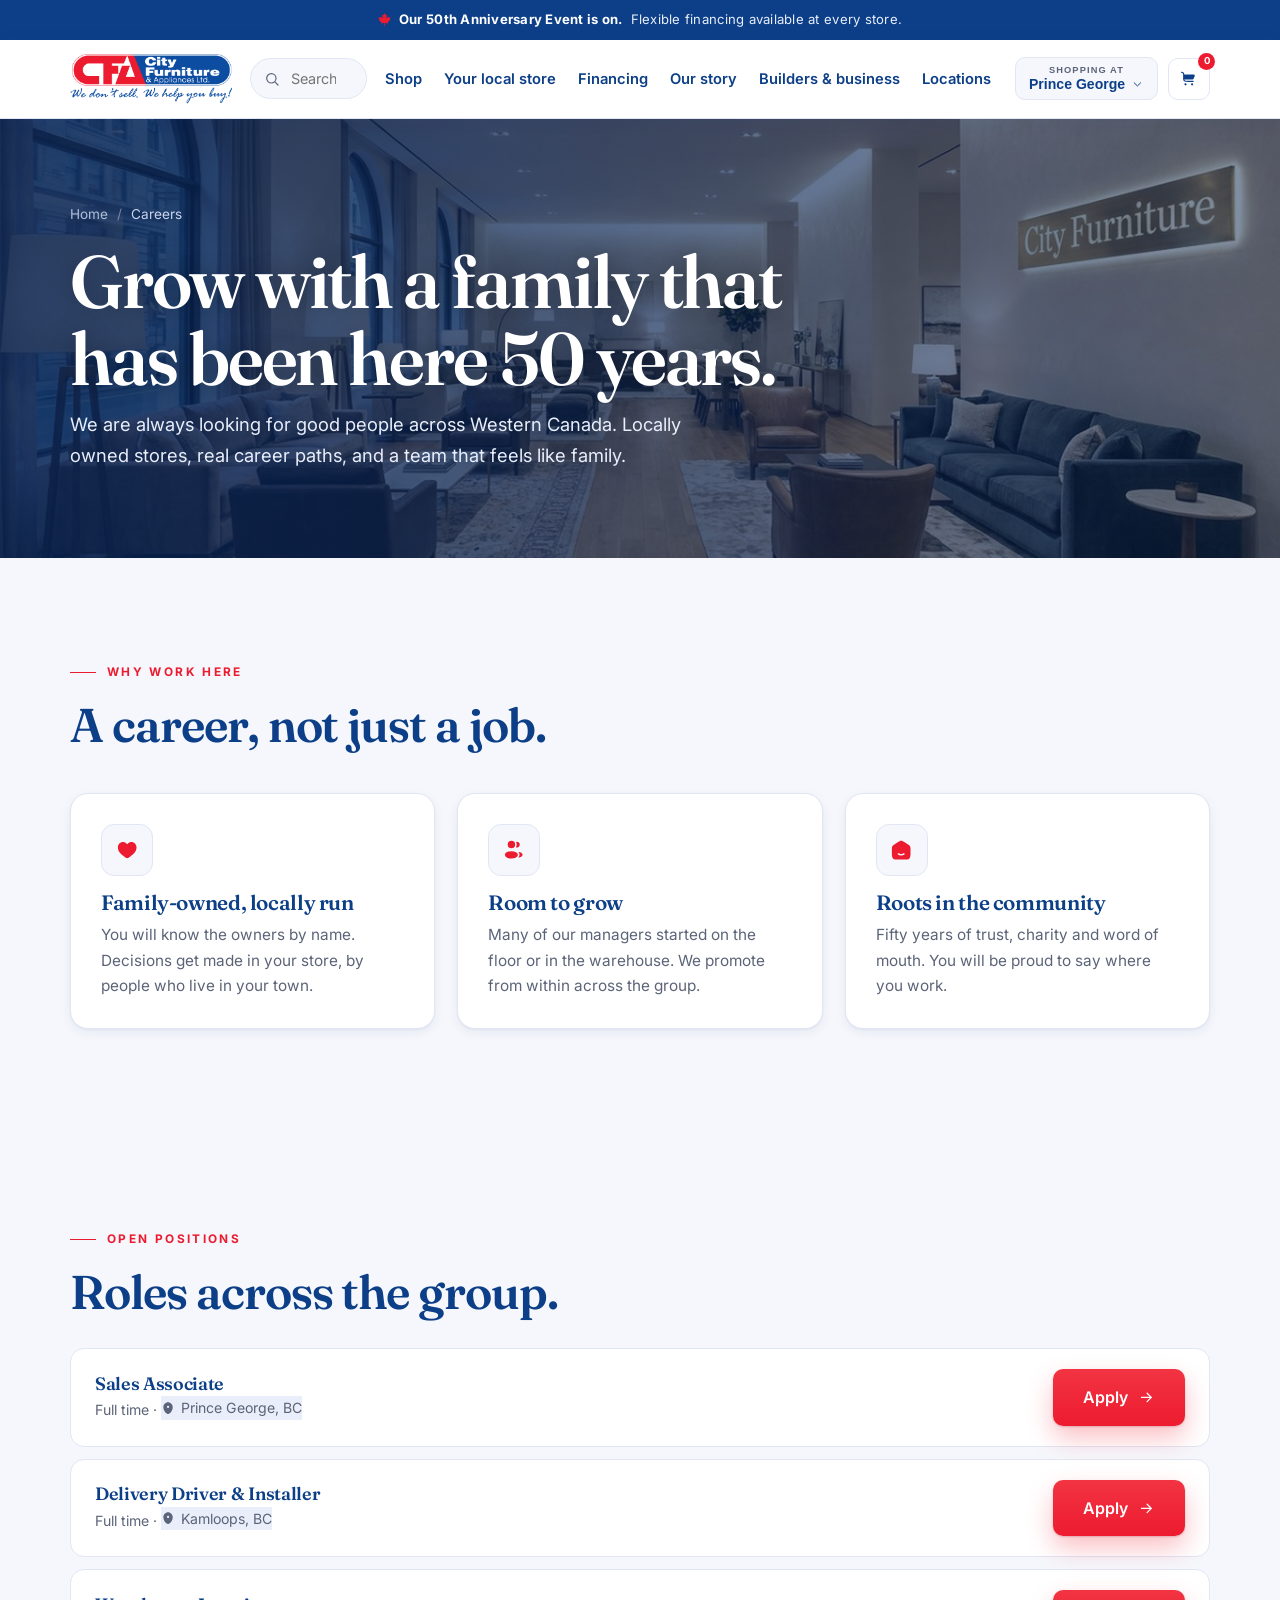
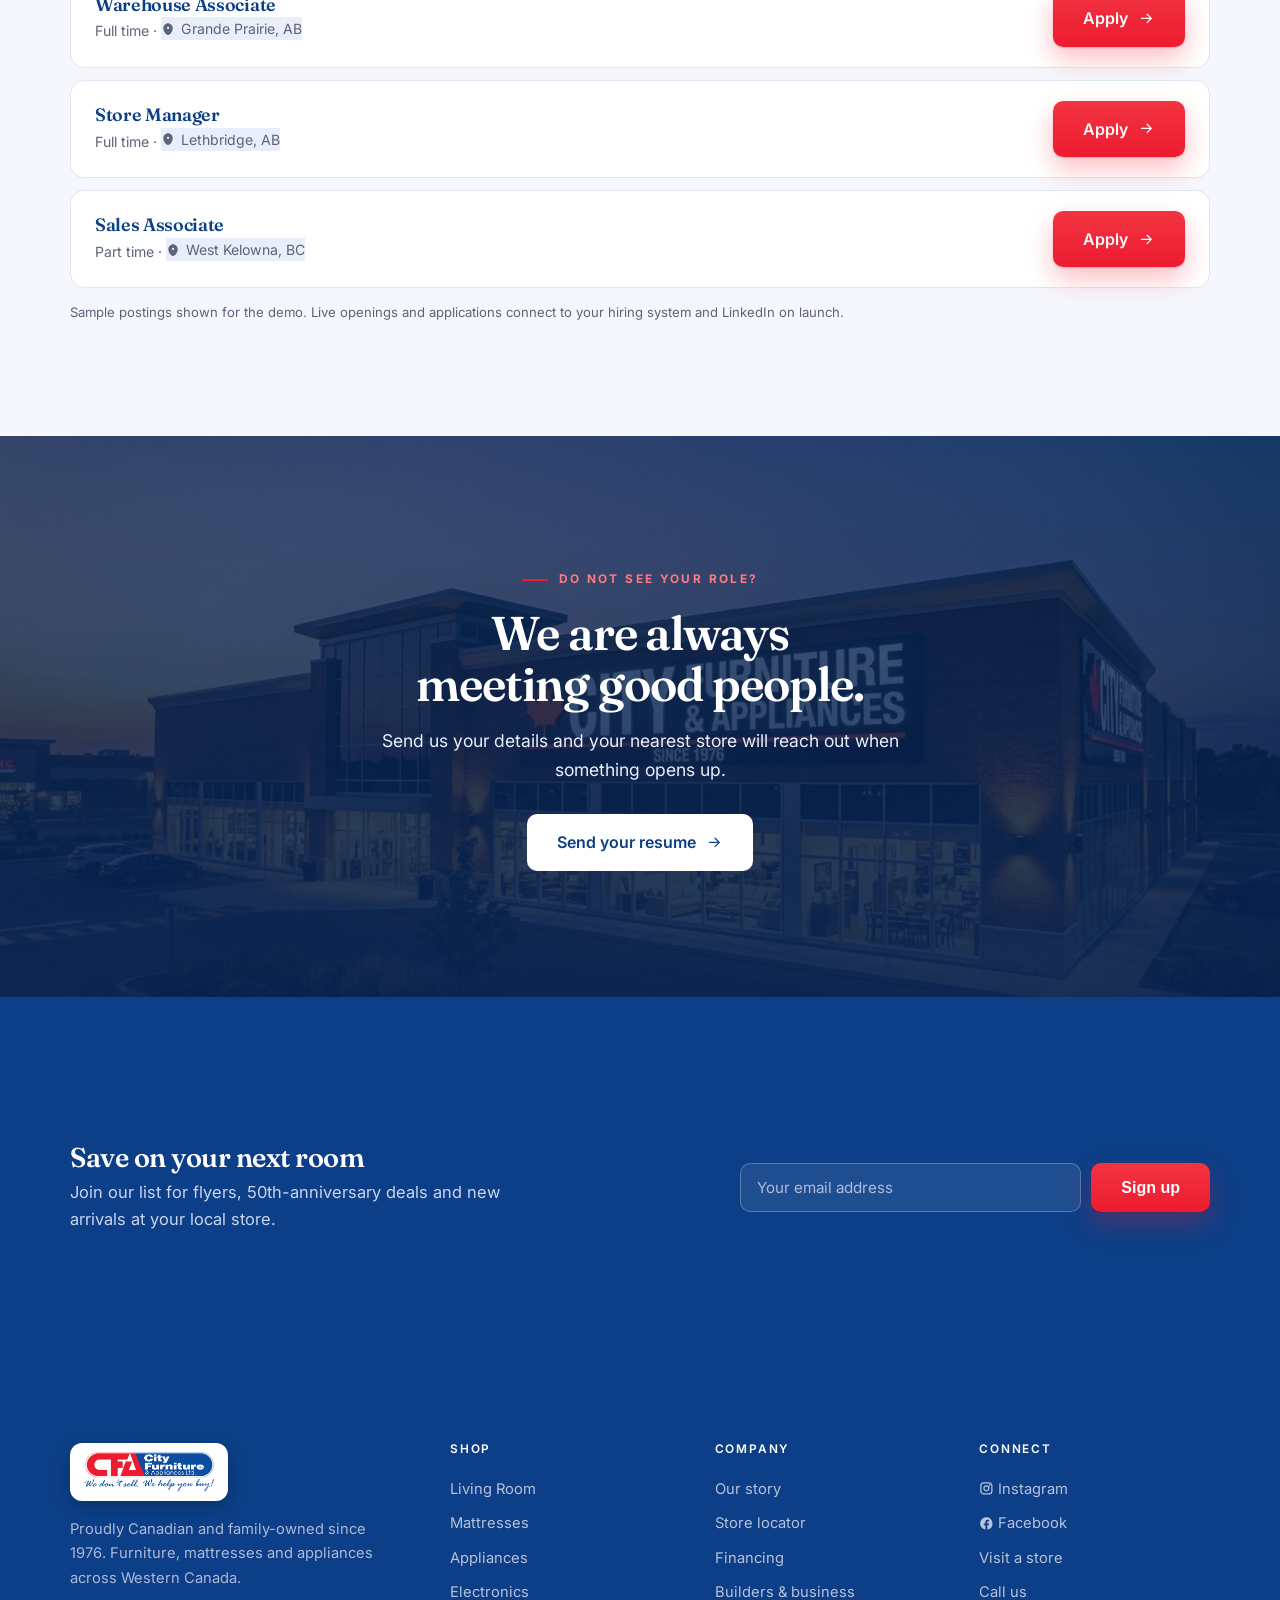
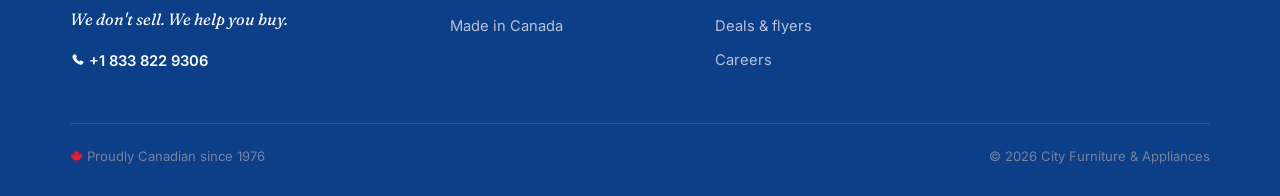
<file: careers.html>
<!DOCTYPE html>
<html lang="en">
<head>
<meta charset="UTF-8">
<meta name="viewport" content="width=device-width, initial-scale=1.0">
<title>Careers | Join the City Furniture &amp; Appliances Family</title>
<meta name="description" content="Build a career with City Furniture & Appliances, a family-owned, locally run group of stores across Western Canada. Sales, delivery, warehouse and management roles. Proudly Canadian since 1976.">
<meta name="robots" content="noindex,nofollow"><meta property="og:image" content="https://andrei170.github.io/city-furniture-site/assets/hero-store.jpg"><meta property="og:site_name" content="City Furniture & Appliances"><meta name="twitter:card" content="summary_large_image"><meta name="theme-color" content="#0C4DA2">
<link rel="icon" href="data:image/svg+xml,%3Csvg xmlns='http://www.w3.org/2000/svg' viewBox='0 0 100 100'%3E%3Crect width='100' height='100' rx='22' fill='%23ed1b2f'/%3E%3Ctext x='50' y='64' font-family='Arial,sans-serif' font-size='32' font-weight='bold' fill='white' text-anchor='middle'%3ECFA%3C/text%3E%3C/svg%3E">
<link rel="preconnect" href="https://fonts.googleapis.com">
<link rel="preconnect" href="https://fonts.gstatic.com" crossorigin>
<link href="https://fonts.googleapis.com/css2?family=Fraunces:ital,opsz,wght@0,9..144,400;0,9..144,500;0,9..144,600;0,9..144,700;1,9..144,500;1,9..144,600&family=Inter:wght@400;500;600;700&display=swap" rel="stylesheet">
<link rel="stylesheet" href="assets/style.css"><link rel="canonical" href="https://andrei170.github.io/city-furniture-site/careers.html">
<style>.job{display:flex;align-items:center;justify-content:space-between;gap:16px;background:var(--card);border:1px solid var(--line);border-radius:14px;padding:20px 24px;margin-bottom:12px;transition:.16s}.job:hover{border-color:var(--accent);transform:translateY(-2px);box-shadow:var(--sh1)}.job h3{font-size:1.12rem;margin-bottom:3px}.job .meta{color:var(--muted);font-size:.88rem}.job .loc{display:inline-flex;align-items:center;gap:6px}@media(max-width:560px){.job{flex-direction:column;align-items:flex-start}}</style>
<script type="application/ld+json">{"@context":"https://schema.org","@graph":[{"@type":"BreadcrumbList","itemListElement":[{"@type":"ListItem","position":1,"name":"Home","item":"https://andrei170.github.io/city-furniture-site/"},{"@type":"ListItem","position":2,"name":"Careers","item":"https://andrei170.github.io/city-furniture-site/careers.html"}]},{"@type":"JobPosting","title":"Sales Associate","datePosted":"2026-06-01","validThrough":"2026-12-31","employmentType":"FULL_TIME","description":"Sales Associate at City Furniture & Appliances, a family-owned group of stores across Western Canada.","hiringOrganization":{"@id":"https://andrei170.github.io/city-furniture-site/#org"},"jobLocation":{"@type":"Place","address":{"@type":"PostalAddress","addressLocality":"Prince George","addressRegion":"BC","addressCountry":"CA"}}},{"@type":"JobPosting","title":"Delivery Driver & Installer","datePosted":"2026-06-01","validThrough":"2026-12-31","employmentType":"FULL_TIME","description":"Delivery Driver & Installer at City Furniture & Appliances, a family-owned group of stores across Western Canada.","hiringOrganization":{"@id":"https://andrei170.github.io/city-furniture-site/#org"},"jobLocation":{"@type":"Place","address":{"@type":"PostalAddress","addressLocality":"Kamloops","addressRegion":"BC","addressCountry":"CA"}}},{"@type":"JobPosting","title":"Warehouse Associate","datePosted":"2026-06-01","validThrough":"2026-12-31","employmentType":"FULL_TIME","description":"Warehouse Associate at City Furniture & Appliances, a family-owned group of stores across Western Canada.","hiringOrganization":{"@id":"https://andrei170.github.io/city-furniture-site/#org"},"jobLocation":{"@type":"Place","address":{"@type":"PostalAddress","addressLocality":"Grande Prairie","addressRegion":"AB","addressCountry":"CA"}}},{"@type":"JobPosting","title":"Store Manager","datePosted":"2026-06-01","validThrough":"2026-12-31","employmentType":"FULL_TIME","description":"Store Manager at City Furniture & Appliances, a family-owned group of stores across Western Canada.","hiringOrganization":{"@id":"https://andrei170.github.io/city-furniture-site/#org"},"jobLocation":{"@type":"Place","address":{"@type":"PostalAddress","addressLocality":"Lethbridge","addressRegion":"AB","addressCountry":"CA"}}},{"@type":"JobPosting","title":"Sales Associate","datePosted":"2026-06-01","validThrough":"2026-12-31","employmentType":"PART_TIME","description":"Sales Associate at City Furniture & Appliances, a family-owned group of stores across Western Canada.","hiringOrganization":{"@id":"https://andrei170.github.io/city-furniture-site/#org"},"jobLocation":{"@type":"Place","address":{"@type":"PostalAddress","addressLocality":"West Kelowna","addressRegion":"BC","addressCountry":"CA"}}}]}</script></head>
<body>
<a class="skip-link" href="#main">Skip to content</a>

<svg class="sprite" aria-hidden="true"><defs><symbol id="i-truck" viewBox="0 0 24 24"><path fill="currentColor" d="m9.564 8.73l.515 1.863c.485 1.755.727 2.633 1.44 3.032c.713.4 1.618.164 3.428-.306l1.92-.5c1.81-.47 2.715-.705 3.127-1.396c.412-.692.17-1.57-.316-3.325l-.514-1.862c-.485-1.756-.728-2.634-1.44-3.033c-.714-.4-1.619-.164-3.429.307l-1.92.498c-1.81.47-2.715.706-3.126 1.398c-.412.691-.17 1.569.315 3.324"/><path fill="currentColor" d="M2.277 5.247a.75.75 0 0 1 .924-.522l1.703.472A2.71 2.71 0 0 1 6.8 7.075l2.151 7.786l.158.547a2.96 2.96 0 0 1 1.522 1.267l.31-.096l8.87-2.305a.75.75 0 1 1 .378 1.452l-8.837 2.296l-.33.102c-.006 1.27-.883 2.432-2.21 2.776c-1.59.414-3.225-.502-3.651-2.044s.518-3.129 2.108-3.542q.119-.03.237-.052L5.354 7.474a1.21 1.21 0 0 0-.85-.831L2.8 6.17a.75.75 0 0 1-.523-.923"/></symbol><symbol id="i-shield" viewBox="0 0 24 24"><path fill="currentColor" fill-rule="evenodd" d="M3.378 5.082C3 5.62 3 7.22 3 10.417v1.574c0 5.638 4.239 8.375 6.899 9.536c.721.315 1.082.473 2.101.473c1.02 0 1.38-.158 2.101-.473C16.761 20.365 21 17.63 21 11.991v-1.574c0-3.198 0-4.797-.378-5.335c-.377-.537-1.88-1.052-4.887-2.081l-.573-.196C13.595 2.268 12.812 2 12 2s-1.595.268-3.162.805L8.265 3c-3.007 1.03-4.51 1.545-4.887 2.082M15.06 10.5a.75.75 0 0 0-1.12-.999l-3.011 3.374l-.87-.974a.75.75 0 0 0-1.118 1l1.428 1.6a.75.75 0 0 0 1.119 0z" clip-rule="evenodd"/></symbol><symbol id="i-card" viewBox="0 0 24 24"><defs><mask id="SVGBcZ8Eejn"><g fill="none"><path fill="#fff" d="M14 4h-4C6.229 4 4.343 4 3.172 5.172c-.844.843-1.08 2.057-1.146 4.078h19.948c-.066-2.021-.302-3.235-1.146-4.078C19.657 4 17.771 4 14 4m-4 16h4c3.771 0 5.657 0 6.828-1.172S22 15.771 22 12q0-.662-.002-1.25H2.002Q1.999 11.338 2 12c0 3.771 0 5.657 1.172 6.828S6.229 20 10 20"/><path fill="#000" fill-rule="evenodd" d="M5.25 16a.75.75 0 0 1 .75-.75h4a.75.75 0 0 1 0 1.5H6a.75.75 0 0 1-.75-.75m6.5 0a.75.75 0 0 1 .75-.75H14a.75.75 0 0 1 0 1.5h-1.5a.75.75 0 0 1-.75-.75" clip-rule="evenodd"/></g></mask></defs><path fill="currentColor" d="M0 0h24v24H0z" mask="url(#SVGBcZ8Eejn)"/></symbol><symbol id="i-gift" viewBox="0 0 24 24"><path fill="currentColor" d="M11.25 2c-4.219.004-6.401.08-7.786 1.464C2.08 4.85 2.004 7.031 2 11.25h4.914a4 4 0 0 1-.757-1.528C5.62 7.57 7.57 5.62 9.722 6.157c.572.143 1.09.406 1.528.757zM2 12.75c.004 4.218.08 6.4 1.464 7.785C4.85 21.92 7.031 21.995 11.25 22v-7.877A4.75 4.75 0 0 1 7 16.75a.75.75 0 0 1 0-1.5a3.25 3.25 0 0 0 3.163-2.5zM12.75 22c4.218-.005 6.4-.08 7.785-1.465c1.385-1.384 1.46-3.567 1.465-7.785h-8.163A3.25 3.25 0 0 0 17 15.25a.75.75 0 0 1 0 1.5a4.75 4.75 0 0 1-4.25-2.627zM22 11.25c-.005-4.219-.08-6.401-1.465-7.786C19.151 2.08 16.968 2.004 12.75 2v4.914a4 4 0 0 1 1.527-.757c2.153-.538 4.104 1.412 3.565 3.565a4 4 0 0 1-.756 1.528z"/><path fill="currentColor" d="M9.358 7.613a2.5 2.5 0 0 1 1.892 2.422v1.215h-1.215a2.5 2.5 0 0 1-2.422-1.892a1.44 1.44 0 0 1 1.745-1.745m3.392 2.422v1.215h1.215c1.145 0 2.144-.78 2.422-1.892a1.44 1.44 0 0 0-1.746-1.745a2.5 2.5 0 0 0-1.891 2.422"/></symbol><symbol id="i-star" viewBox="0 0 24 24"><path fill="currentColor" d="M9.153 5.408C10.42 3.136 11.053 2 12 2s1.58 1.136 2.847 3.408l.328.588c.36.646.54.969.82 1.182s.63.292 1.33.45l.636.144c2.46.557 3.689.835 3.982 1.776c.292.94-.546 1.921-2.223 3.882l-.434.507c-.476.557-.715.836-.822 1.18c-.107.345-.071.717.001 1.46l.066.677c.253 2.617.38 3.925-.386 4.506s-1.918.051-4.22-1.009l-.597-.274c-.654-.302-.981-.452-1.328-.452s-.674.15-1.328.452l-.596.274c-2.303 1.06-3.455 1.59-4.22 1.01c-.767-.582-.64-1.89-.387-4.507l.066-.676c.072-.744.108-1.116 0-1.46c-.106-.345-.345-.624-.821-1.18l-.434-.508c-1.677-1.96-2.515-2.941-2.223-3.882S3.58 8.328 6.04 7.772l.636-.144c.699-.158 1.048-.237 1.329-.45s.46-.536.82-1.182z"/></symbol><symbol id="i-heart" viewBox="0 0 24 24"><path fill="currentColor" d="M2 9.137C2 14 6.02 16.591 8.962 18.911C10 19.729 11 20.5 12 20.5s2-.77 3.038-1.59C17.981 16.592 22 14 22 9.138S16.5.825 12 5.501C7.5.825 2 4.274 2 9.137"/></symbol><symbol id="i-flag" viewBox="0 0 24 24"><path fill="currentColor" d="M5.75 1a.75.75 0 0 1 .75.75V3.6l1.72-.344a8.7 8.7 0 0 1 4.925.452l.204.081a8 8 0 0 0 4.91.334a1.2 1.2 0 0 1 1.491 1.164v7.367c0 .644-.439 1.206-1.064 1.362l-.214.053a8.68 8.68 0 0 1-5.327-.361a8.7 8.7 0 0 0-4.924-.452L6.5 13.6v8.15a.75.75 0 0 1-1.5 0v-20A.75.75 0 0 1 5.75 1"/></symbol><symbol id="i-home" viewBox="0 0 24 24"><path fill="currentColor" fill-rule="evenodd" d="M2.52 7.823C2 8.77 2 9.915 2 12.203v1.522c0 3.9 0 5.851 1.172 7.063S6.229 22 10 22h4c3.771 0 5.657 0 6.828-1.212S22 17.626 22 13.725v-1.521c0-2.289 0-3.433-.52-4.381c-.518-.949-1.467-1.537-3.364-2.715l-2-1.241C14.111 2.622 13.108 2 12 2s-2.11.622-4.116 1.867l-2 1.241C3.987 6.286 3.038 6.874 2.519 7.823m6.927 7.575a.75.75 0 1 0-.894 1.204A5.77 5.77 0 0 0 12 17.75a5.77 5.77 0 0 0 3.447-1.148a.75.75 0 1 0-.894-1.204A4.27 4.27 0 0 1 12 16.25a4.27 4.27 0 0 1-2.553-.852" clip-rule="evenodd"/></symbol><symbol id="i-building" viewBox="0 0 24 24"><path fill="currentColor" fill-rule="evenodd" d="M21.25 8.5c0-1.404 0-2.107-.337-2.611a2 2 0 0 0-.552-.552c-.441-.295-1.034-.332-2.115-.336q.005.438.004.91V7.25h1a.75.75 0 0 1 0 1.5h-1v1.5h1a.75.75 0 0 1 0 1.5h-1v1.5h1a.75.75 0 0 1 0 1.5h-1v6.5h-1.5V6c0-1.886 0-2.828-.586-3.414S14.636 2 12.75 2h-2c-1.886 0-2.828 0-3.414.586S6.75 4.114 6.75 6v15.25h-1.5v-6.5h-1a.75.75 0 0 1 0-1.5h1v-1.5h-1a.75.75 0 0 1 0-1.5h1v-1.5h-1a.75.75 0 0 1 0-1.5h1V5.91q-.001-.47.004-.91c-1.081.005-1.674.042-2.115.337a2 2 0 0 0-.552.552C2.25 6.393 2.25 7.096 2.25 8.5v12.75h-.5a.75.75 0 0 0 0 1.5h20a.75.75 0 0 0 0-1.5h-.5zM9 11.75a.75.75 0 0 1 .75-.75h4a.75.75 0 0 1 0 1.5h-4a.75.75 0 0 1-.75-.75m0 3a.75.75 0 0 1 .75-.75h4a.75.75 0 0 1 0 1.5h-4a.75.75 0 0 1-.75-.75m2.75 3.5a.75.75 0 0 1 .75.75v2.25H11V19a.75.75 0 0 1 .75-.75M9 6.25a.75.75 0 0 1 .75-.75h4a.75.75 0 0 1 0 1.5h-4A.75.75 0 0 1 9 6.25m0 3a.75.75 0 0 1 .75-.75h4a.75.75 0 0 1 0 1.5h-4A.75.75 0 0 1 9 9.25" clip-rule="evenodd"/></symbol><symbol id="i-users" viewBox="0 0 24 24"><circle cx="9.001" cy="6" r="4" fill="currentColor"/><ellipse cx="9.001" cy="17.001" fill="currentColor" rx="7" ry="4"/><path fill="currentColor" d="M21 17c0 1.657-2.036 3-4.521 3c.732-.8 1.236-1.805 1.236-2.998c0-1.195-.505-2.2-1.239-3.001C18.962 14 21 15.344 21 17M18 6a3 3 0 0 1-4.029 2.82A5.7 5.7 0 0 0 14.714 6c0-1.025-.27-1.987-.742-2.819A3 3 0 0 1 18 6.001"/></symbol><symbol id="i-pin" viewBox="0 0 24 24"><path fill="currentColor" fill-rule="evenodd" d="M12 2c-4.418 0-8 4.003-8 8.5c0 4.462 2.553 9.312 6.537 11.174a3.45 3.45 0 0 0 2.926 0C17.447 19.812 20 14.962 20 10.5C20 6.003 16.418 2 12 2m0 10a2 2 0 1 0 0-4a2 2 0 0 0 0 4" clip-rule="evenodd"/></symbol><symbol id="i-phone" viewBox="0 0 24 24"><path fill="currentColor" d="m16.556 12.906l-.455.453s-1.083 1.076-4.038-1.862s-1.872-4.014-1.872-4.014l.286-.286c.707-.702.774-1.83.157-2.654L9.374 2.86C8.61 1.84 7.135 1.705 6.26 2.575l-1.57 1.56c-.433.432-.723.99-.688 1.61c.09 1.587.808 5 4.812 8.982c4.247 4.222 8.232 4.39 9.861 4.238c.516-.048.964-.31 1.325-.67l1.42-1.412c.96-.953.69-2.588-.538-3.255l-1.91-1.039c-.806-.437-1.787-.309-2.417.317"/></symbol><symbol id="i-clock" viewBox="0 0 24 24"><defs><mask id="SVGnNgsclOC"><g fill="none"><path fill="#fff" d="M22 12c0 5.523-4.477 10-10 10S2 17.523 2 12S6.477 2 12 2s10 4.477 10 10"/><path fill="#000" fill-rule="evenodd" d="M12 7.25a.75.75 0 0 1 .75.75v3.69l2.28 2.28a.75.75 0 1 1-1.06 1.06l-2.5-2.5a.75.75 0 0 1-.22-.53V8a.75.75 0 0 1 .75-.75" clip-rule="evenodd"/></g></mask></defs><path fill="currentColor" d="M0 0h24v24H0z" mask="url(#SVGnNgsclOC)"/></symbol><symbol id="i-tag" viewBox="0 0 24 24"><path fill="currentColor" fill-rule="evenodd" d="M2.123 12.816c.287 1.003 1.06 1.775 2.605 3.32l1.83 1.83C9.248 20.657 10.592 22 12.262 22c1.671 0 3.015-1.344 5.704-4.033c2.69-2.69 4.034-4.034 4.034-5.705c0-1.67-1.344-3.015-4.033-5.704l-1.83-1.83c-1.546-1.545-2.318-2.318-3.321-2.605c-1.003-.288-2.068-.042-4.197.45l-1.228.283c-1.792.413-2.688.62-3.302 1.233S3.27 5.6 2.856 7.391l-.284 1.228c-.491 2.13-.737 3.194-.45 4.197m8-5.545a2.017 2.017 0 1 1-2.852 2.852a2.017 2.017 0 0 1 2.852-2.852m8.928 4.78l-6.979 6.98a.75.75 0 0 1-1.06-1.061l6.978-6.98a.75.75 0 0 1 1.061 1.061" clip-rule="evenodd"/></symbol><symbol id="i-cart" viewBox="0 0 24 24"><path fill="currentColor" d="M2.237 2.288a.75.75 0 1 0-.474 1.423l.265.089c.676.225 1.124.376 1.453.529c.312.145.447.262.533.382s.155.284.194.626c.041.361.042.833.042 1.546v2.672c0 1.367 0 2.47.117 3.337c.12.9.38 1.658.982 2.26c.601.602 1.36.86 2.26.981c.866.117 1.969.117 3.336.117H18a.75.75 0 0 0 0-1.5h-7c-1.435 0-2.436-.002-3.192-.103c-.733-.099-1.122-.28-1.399-.556c-.235-.235-.4-.551-.506-1.091h10.12c.959 0 1.438 0 1.814-.248s.565-.688.943-1.57l.428-1c.81-1.89 1.215-2.834.77-3.508S18.506 6 16.45 6H5.745a9 9 0 0 0-.047-.833c-.055-.485-.176-.93-.467-1.333c-.291-.404-.675-.66-1.117-.865c-.417-.194-.946-.37-1.572-.58zM7.5 18a1.5 1.5 0 1 1 0 3a1.5 1.5 0 0 1 0-3m9 0a1.5 1.5 0 1 1 0 3a1.5 1.5 0 0 1 0-3"/></symbol><symbol id="i-ig" viewBox="0 0 24 24"><path fill="currentColor" d="M7.8 2h8.4C19.4 2 22 4.6 22 7.8v8.4a5.8 5.8 0 0 1-5.8 5.8H7.8C4.6 22 2 19.4 2 16.2V7.8A5.8 5.8 0 0 1 7.8 2m-.2 2A3.6 3.6 0 0 0 4 7.6v8.8C4 18.39 5.61 20 7.6 20h8.8a3.6 3.6 0 0 0 3.6-3.6V7.6C20 5.61 18.39 4 16.4 4zm9.65 1.5a1.25 1.25 0 0 1 1.25 1.25A1.25 1.25 0 0 1 17.25 8A1.25 1.25 0 0 1 16 6.75a1.25 1.25 0 0 1 1.25-1.25M12 7a5 5 0 0 1 5 5a5 5 0 0 1-5 5a5 5 0 0 1-5-5a5 5 0 0 1 5-5m0 2a3 3 0 0 0-3 3a3 3 0 0 0 3 3a3 3 0 0 0 3-3a3 3 0 0 0-3-3"/></symbol><symbol id="i-fb" viewBox="0 0 24 24"><path fill="currentColor" d="M12 2.04c-5.5 0-10 4.49-10 10.02c0 5 3.66 9.15 8.44 9.9v-7H7.9v-2.9h2.54V9.85c0-2.51 1.49-3.89 3.78-3.89c1.09 0 2.23.19 2.23.19v2.47h-1.26c-1.24 0-1.63.77-1.63 1.56v1.88h2.78l-.45 2.9h-2.33v7a10 10 0 0 0 8.44-9.9c0-5.53-4.5-10.02-10-10.02"/></symbol><symbol id="i-leaf" viewBox="0 0 512 512"><path d="M383.8 351.7c2.5-2.5 105.2-92.4 105.2-92.4l-17.5-7.5c-10-4.9-7.4-11.5-5-17.4 2.4-7.6 20.1-67.3 20.1-67.3s-47.7 10-57.7 12.5c-7.5 2.4-10-2.5-12.5-7.5s-15-32.4-15-32.4-52.6 59.9-55.1 62.3c-10 7.5-20.1 0-17.6-10 0-10 27.6-129.6 27.6-129.6s-30.1 17.4-40.1 22.4c-7.5 5-12.6 5-17.6-5C293.5 72.3 255.9 0 255.9 0s-37.5 72.3-42.5 79.8c-5 10-10 10-17.6 5-10-5-40.1-22.4-40.1-22.4S183.3 182 183.3 192c2.5 10-7.5 17.5-17.6 10-2.5-2.5-55.1-62.3-55.1-62.3S98.1 167 95.6 172s-5 9.9-12.5 7.5C73 177 25.4 167 25.4 167s17.6 59.7 20.1 67.3c2.4 6 5 12.5-5 17.4L23 259.3s102.6 89.9 105.2 92.4c5.1 5 10 7.5 5.1 22.5-5.1 15-10.1 35.1-10.1 35.1s95.2-20.1 105.3-22.6c8.7-.9 18.3 2.5 18.3 12.5S241 512 241 512h30s-5.8-102.7-5.8-112.8 9.5-13.4 18.4-12.5c10 2.5 105.2 22.6 105.2 22.6s-5-20.1-10-35.1 0-17.5 5-22.5z"/></symbol><symbol id="i-arrow" viewBox="0 0 24 24"><path d="M5 12h14M13 6l6 6-6 6"/></symbol><symbol id="i-arrow-ur" viewBox="0 0 24 24"><path d="M7 17L17 7M9 7h8v8"/></symbol><symbol id="i-chev" viewBox="0 0 24 24"><path d="M6 9l6 6 6-6"/></symbol><symbol id="i-check" viewBox="0 0 24 24"><path d="M5 12l5 5 9-11"/></symbol><symbol id="i-plus" viewBox="0 0 24 24"><path d="M12 5v14M5 12h14"/></symbol><symbol id="i-search" viewBox="0 0 24 24"><circle cx="11" cy="11" r="7"/><path d="M21 21l-4.3-4.3"/></symbol></defs></svg>

<div class="anno"><svg class="ic ic-fill maple"><use href="#i-leaf"></use></svg> <b>Our 50th Anniversary Event is on.</b> Flexible financing available at every store.</div>

<nav class="bar" id="nav" data-overhero="1">
  <div class="wrap nav-inner">
    <a href="index.html" class="brand"><img src="assets/cfa-logo.png" alt="City Furniture &amp; Appliances" class="brand-logo"></a>
    <form class="nav-search" onsubmit="return false"><svg class="ic ic-line si"><use href="#i-search"></use></svg><input type="search" placeholder="Search furniture, mattresses, appliances" aria-label="Search"></form>
    <div class="nav-links">
      <a href="shop.html">Shop</a>
      <a href="index.html#local">Your local store</a>
      <a href="financing.html">Financing</a>
      <a href="story.html">Our story</a>
      <a href="business.html">Builders &amp; business</a>
      <a href="locations.html">Locations</a>
    </div>
    <div class="nav-right">
      <button class="store-btn" id="storeBtn"><span><span class="lbl">Shopping at</span><span class="val"><span id="storeBtnCity">Prince George</span> <svg class="ic ic-line"><use href="#i-chev"></use></svg></span></span></button>
      <a href="#" class="icon-btn" data-demo aria-label="Cart"><svg class="ic"><use href="#i-cart"></use></svg><span class="badge">0</span></a>
      <button class="menu-btn" id="menuBtn" aria-label="Menu">&#9776;</button>
    </div>
  </div>
</nav>
<div class="mobile-menu" id="mobileMenu">
  <div class="top"><img src="assets/cfa-logo.png" alt="City Furniture &amp; Appliances"><button class="close" id="menuClose" aria-label="Close">&times;</button></div>
  <a href="shop.html">Shop</a><a href="financing.html">Financing</a><a href="story.html">Our story</a><a href="business.html">Builders &amp; business</a><a href="locations.html">Locations</a><a href="deals.html">Deals</a><a href="careers.html">Careers</a><a href="tel:+18338229306">Call +1 833 822 9306</a>
</div>

<header class="subhero" id="main">
  <div class="bg" style="background-image:url('assets/showroom.jpg')"></div>
  <div class="scrim"></div>
  <div class="wrap">
    <div class="crumb"><a href="index.html">Home</a><span class="sep">/</span><span>Careers</span></div>
    <h1>Grow with a family that has been here 50 years.</h1>
    <p>We are always looking for good people across Western Canada. Locally owned stores, real career paths, and a team that feels like family.</p>
  </div>
</header>

<section class="tri" style="background:var(--paper)">
  <div class="wrap">
    <div class="shead"><div class="kicker">Why work here</div><h2>A career, not just a job.</h2></div>
    <div class="tri-grid">
      <div class="tcard rv"><div class="ic-box"><svg class="ic ic-fill"><use href="#i-heart"></use></svg></div><h3>Family-owned, locally run</h3><p>You will know the owners by name. Decisions get made in your store, by people who live in your town.</p></div>
      <div class="tcard rv"><div class="ic-box"><svg class="ic"><use href="#i-users"></use></svg></div><h3>Room to grow</h3><p>Many of our managers started on the floor or in the warehouse. We promote from within across the group.</p></div>
      <div class="tcard rv"><div class="ic-box"><svg class="ic"><use href="#i-home"></use></svg></div><h3>Roots in the community</h3><p>Fifty years of trust, charity and word of mouth. You will be proud to say where you work.</p></div>
    </div>
  </div>
</section>

<section>
  <div class="wrap">
    <div class="shead"><div class="kicker">Open positions</div><h2>Roles across the group.</h2></div>
    <div style="margin-top:30px">
      <div class="job rv"><div><h3>Sales Associate</h3><div class="meta">Full time &middot; <span class="loc"><svg class="ic"><use href="#i-pin"></use></svg> Prince George, BC</span></div></div><a href="#" data-demo class="btn">Apply <svg class="ic ic-line"><use href="#i-arrow"></use></svg></a></div>
      <div class="job rv"><div><h3>Delivery Driver &amp; Installer</h3><div class="meta">Full time &middot; <span class="loc"><svg class="ic"><use href="#i-pin"></use></svg> Kamloops, BC</span></div></div><a href="#" data-demo class="btn">Apply <svg class="ic ic-line"><use href="#i-arrow"></use></svg></a></div>
      <div class="job rv"><div><h3>Warehouse Associate</h3><div class="meta">Full time &middot; <span class="loc"><svg class="ic"><use href="#i-pin"></use></svg> Grande Prairie, AB</span></div></div><a href="#" data-demo class="btn">Apply <svg class="ic ic-line"><use href="#i-arrow"></use></svg></a></div>
      <div class="job rv"><div><h3>Store Manager</h3><div class="meta">Full time &middot; <span class="loc"><svg class="ic"><use href="#i-pin"></use></svg> Lethbridge, AB</span></div></div><a href="#" data-demo class="btn">Apply <svg class="ic ic-line"><use href="#i-arrow"></use></svg></a></div>
      <div class="job rv"><div><h3>Sales Associate</h3><div class="meta">Part time &middot; <span class="loc"><svg class="ic"><use href="#i-pin"></use></svg> West Kelowna, BC</span></div></div><a href="#" data-demo class="btn">Apply <svg class="ic ic-line"><use href="#i-arrow"></use></svg></a></div>
    </div>
    <p class="note-soft">Sample postings shown for the demo. Live openings and applications connect to your hiring system and LinkedIn on launch.</p>
  </div>
</section>

<section class="final">
  <div class="final-img" style="background-image:url('assets/hero-store.jpg')"></div>
  <div class="final-scrim"></div>
  <div class="wrap">
    <div class="kicker cen" style="color:var(--gold)">Do not see your role?</div>
    <h2>We are always meeting good people.</h2>
    <p>Send us your details and your nearest store will reach out when something opens up.</p>
    <a href="#" data-demo class="btn btn-on-dark">Send your resume <svg class="ic ic-line"><use href="#i-arrow"></use></svg></a>
  </div>
</section>

<section class="newsletter"><div class="wrap"><div class="nl-inner"><div><h3>Save on your next room</h3><p>Join our list for flyers, 50th-anniversary deals and new arrivals at your local store.</p></div><form class="nl-form" onsubmit="return false"><input type="email" placeholder="Your email address" aria-label="Email"><button class="btn">Sign up</button></form></div></div></section>
<footer>
  <div class="wrap">
    <div class="foot-grid">
      <div class="foot-brand"><img class="foot-logo" src="assets/cfa-logo.png" alt="City Furniture &amp; Appliances"><p style="color:#aeb9d6;max-width:34ch">Proudly Canadian and family-owned since 1976. Furniture, mattresses and appliances across Western Canada.</p><p style="margin-top:9px;font-family:'Fraunces',serif;font-style:italic;color:#fff;font-size:1.02rem">We don't sell. We help you buy.</p><p style="margin-top:12px"><a href="tel:+18338229306" style="display:inline;color:#fff;font-weight:600"><svg class="ic"><use href="#i-phone"></use></svg> +1 833 822 9306</a></p></div>
      <div><h4>Shop</h4><a href="shop.html">Living Room</a><a href="shop.html">Mattresses</a><a href="shop.html">Appliances</a><a href="shop.html">Electronics</a><a href="shop.html">Made in Canada</a></div>
      <div><h4>Company</h4><a href="story.html">Our story</a><a href="locations.html">Store locator</a><a href="financing.html">Financing</a><a href="business.html">Builders &amp; business</a><a href="deals.html">Deals &amp; flyers</a><a href="careers.html">Careers</a></div>
      <div><h4>Connect</h4><a href="#" data-demo><svg class="ic"><use href="#i-ig"></use></svg> Instagram</a><a href="#" data-demo><svg class="ic ic-fill"><use href="#i-fb"></use></svg> Facebook</a><a href="locations.html">Visit a store</a><a href="tel:+18338229306">Call us</a></div>
    </div>
    <div class="foot-bottom"><span><svg class="ic ic-fill maple"><use href="#i-leaf"></use></svg> Proudly Canadian since 1976</span><span>&copy; 2026 City Furniture &amp; Appliances</span></div>
  </div>
</footer>

<div class="modal" id="storeModal"><div class="modal-card"><button class="modal-x" id="modalX" aria-label="Close">&times;</button><h3>Choose your store</h3><div class="sub">Pick your nearest location to see local stock and delivery.</div><div class="ms-list" id="msList"></div></div></div>

<script src="assets/app.js"></script>
</body>
</html>
</file>
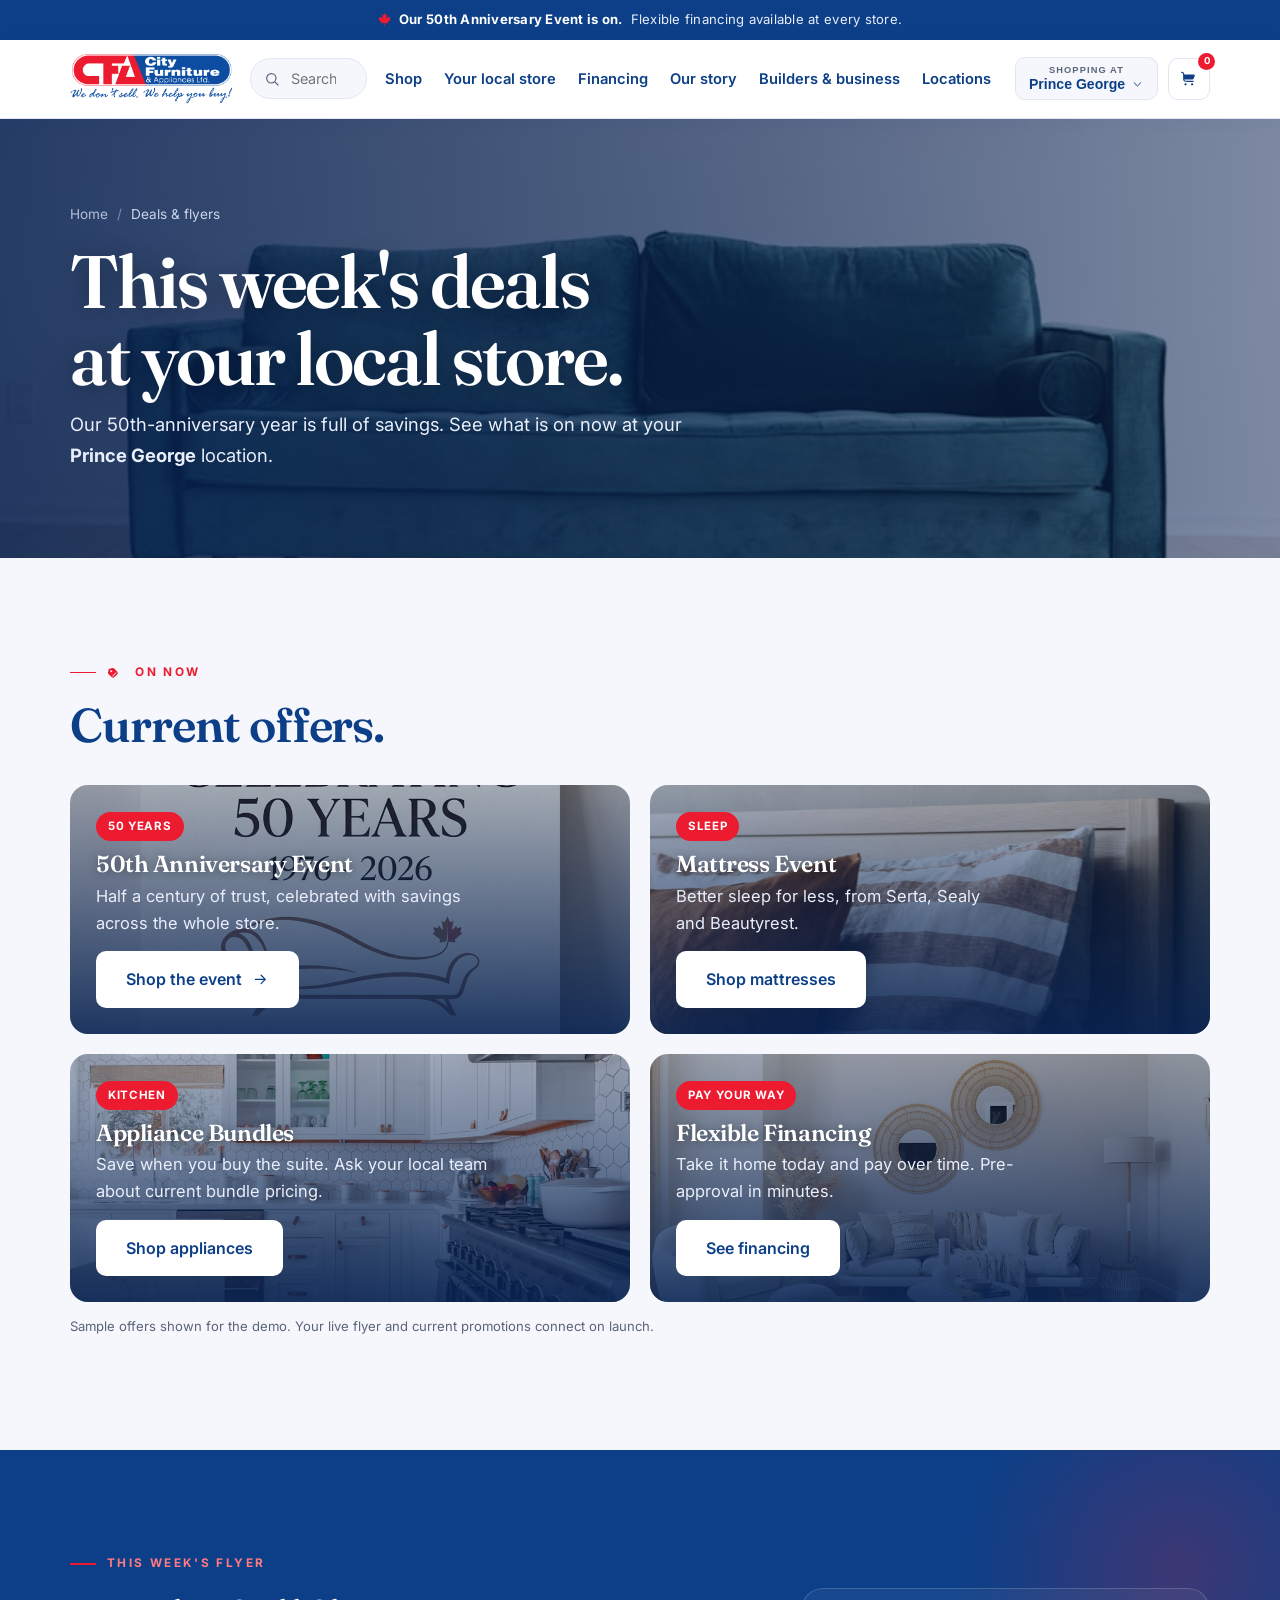
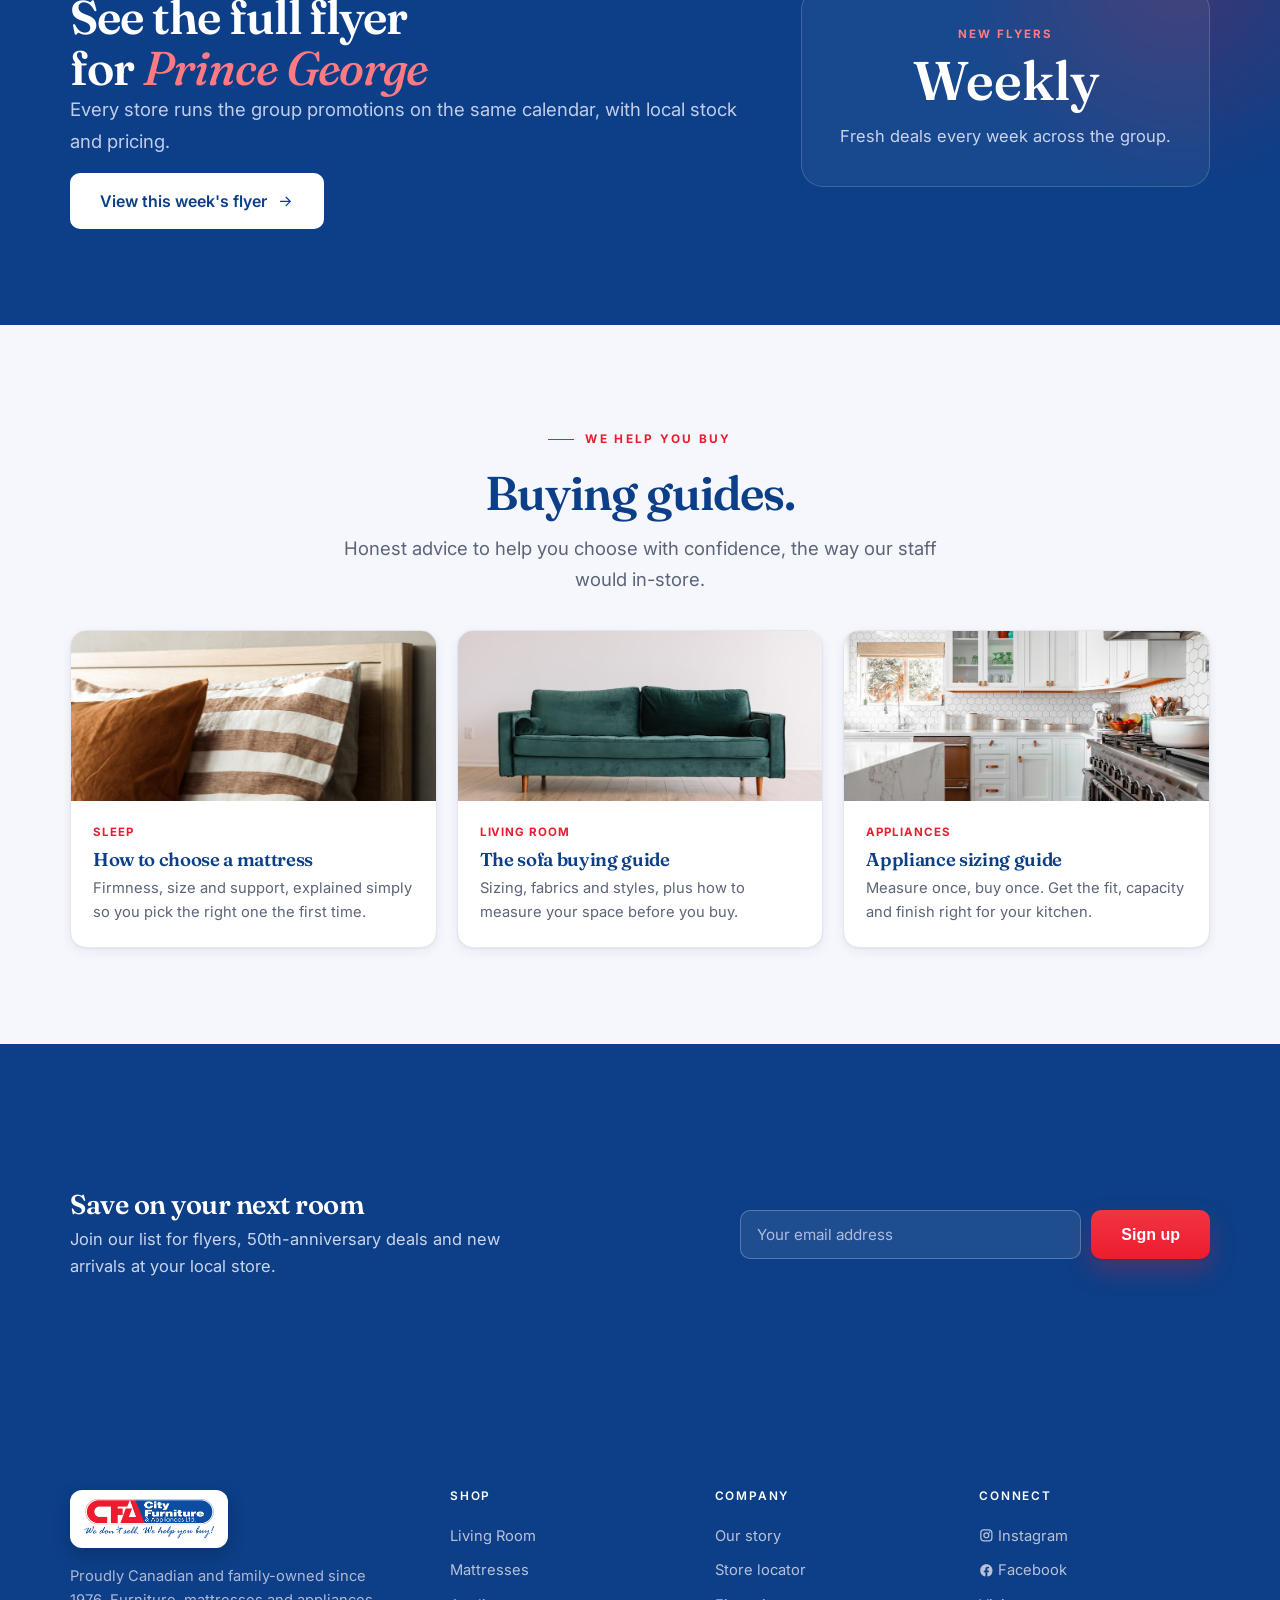
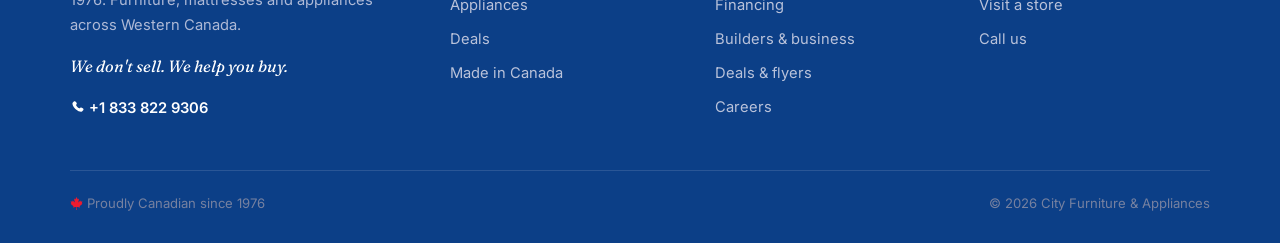
<file: deals.html>
<!DOCTYPE html>
<html lang="en">
<head>
<meta charset="UTF-8">
<meta name="viewport" content="width=device-width, initial-scale=1.0">
<title>Deals, Flyers &amp; Buying Guides | City Furniture &amp; Appliances</title>
<meta name="description" content="Current deals, the latest flyer and helpful buying guides from City Furniture & Appliances. Save on furniture, mattresses and appliances at your local store. Proudly Canadian since 1976.">
<meta name="robots" content="noindex,nofollow"><meta property="og:image" content="https://andrei170.github.io/city-furniture-site/assets/hero-store.jpg"><meta property="og:site_name" content="City Furniture & Appliances"><meta name="twitter:card" content="summary_large_image"><meta name="theme-color" content="#0C4DA2">
<link rel="icon" href="data:image/svg+xml,%3Csvg xmlns='http://www.w3.org/2000/svg' viewBox='0 0 100 100'%3E%3Crect width='100' height='100' rx='22' fill='%23ed1b2f'/%3E%3Ctext x='50' y='64' font-family='Arial,sans-serif' font-size='32' font-weight='bold' fill='white' text-anchor='middle'%3ECFA%3C/text%3E%3C/svg%3E">
<link rel="preconnect" href="https://fonts.googleapis.com">
<link rel="preconnect" href="https://fonts.gstatic.com" crossorigin>
<link href="https://fonts.googleapis.com/css2?family=Fraunces:ital,opsz,wght@0,9..144,400;0,9..144,500;0,9..144,600;0,9..144,700;1,9..144,500;1,9..144,600&family=Inter:wght@400;500;600;700&display=swap" rel="stylesheet">
<link rel="stylesheet" href="assets/style.css"><link rel="canonical" href="https://andrei170.github.io/city-furniture-site/deals.html">
<style>.offers{display:grid;grid-template-columns:repeat(2,1fr);gap:20px;margin-top:34px}.offer{position:relative;border-radius:18px;overflow:hidden;min-height:230px;display:flex;flex-direction:column;justify-content:flex-end;padding:26px;color:#fff}.offer img{position:absolute;inset:0;width:100%;height:100%;object-fit:cover}.offer .ov{position:absolute;inset:0;background:linear-gradient(0deg,rgba(8,36,84,.9),rgba(8,36,84,.35))}.offer .c{position:relative;z-index:2}.offer .ribbon{display:inline-block;background:var(--accent);color:#fff;font-weight:700;font-size:.72rem;letter-spacing:.06em;text-transform:uppercase;padding:5px 12px;border-radius:30px;margin-bottom:10px}.offer h3{color:#fff;font-size:1.45rem;margin-bottom:6px;text-shadow:0 1px 10px rgba(0,0,0,.4)}.offer p{color:#e9eefb;margin:0 0 14px;max-width:40ch}@media(max-width:680px){.offers{grid-template-columns:1fr}}</style>
<script type="application/ld+json">{"@context":"https://schema.org","@graph":[{"@type":"BreadcrumbList","itemListElement":[{"@type":"ListItem","position":1,"name":"Home","item":"https://andrei170.github.io/city-furniture-site/"},{"@type":"ListItem","position":2,"name":"Deals & flyers","item":"https://andrei170.github.io/city-furniture-site/deals.html"}]}]}</script></head>
<body>
<a class="skip-link" href="#main">Skip to content</a>

<svg class="sprite" aria-hidden="true"><defs><symbol id="i-truck" viewBox="0 0 24 24"><path fill="currentColor" d="m9.564 8.73l.515 1.863c.485 1.755.727 2.633 1.44 3.032c.713.4 1.618.164 3.428-.306l1.92-.5c1.81-.47 2.715-.705 3.127-1.396c.412-.692.17-1.57-.316-3.325l-.514-1.862c-.485-1.756-.728-2.634-1.44-3.033c-.714-.4-1.619-.164-3.429.307l-1.92.498c-1.81.47-2.715.706-3.126 1.398c-.412.691-.17 1.569.315 3.324"/><path fill="currentColor" d="M2.277 5.247a.75.75 0 0 1 .924-.522l1.703.472A2.71 2.71 0 0 1 6.8 7.075l2.151 7.786l.158.547a2.96 2.96 0 0 1 1.522 1.267l.31-.096l8.87-2.305a.75.75 0 1 1 .378 1.452l-8.837 2.296l-.33.102c-.006 1.27-.883 2.432-2.21 2.776c-1.59.414-3.225-.502-3.651-2.044s.518-3.129 2.108-3.542q.119-.03.237-.052L5.354 7.474a1.21 1.21 0 0 0-.85-.831L2.8 6.17a.75.75 0 0 1-.523-.923"/></symbol><symbol id="i-shield" viewBox="0 0 24 24"><path fill="currentColor" fill-rule="evenodd" d="M3.378 5.082C3 5.62 3 7.22 3 10.417v1.574c0 5.638 4.239 8.375 6.899 9.536c.721.315 1.082.473 2.101.473c1.02 0 1.38-.158 2.101-.473C16.761 20.365 21 17.63 21 11.991v-1.574c0-3.198 0-4.797-.378-5.335c-.377-.537-1.88-1.052-4.887-2.081l-.573-.196C13.595 2.268 12.812 2 12 2s-1.595.268-3.162.805L8.265 3c-3.007 1.03-4.51 1.545-4.887 2.082M15.06 10.5a.75.75 0 0 0-1.12-.999l-3.011 3.374l-.87-.974a.75.75 0 0 0-1.118 1l1.428 1.6a.75.75 0 0 0 1.119 0z" clip-rule="evenodd"/></symbol><symbol id="i-card" viewBox="0 0 24 24"><defs><mask id="SVGBcZ8Eejn"><g fill="none"><path fill="#fff" d="M14 4h-4C6.229 4 4.343 4 3.172 5.172c-.844.843-1.08 2.057-1.146 4.078h19.948c-.066-2.021-.302-3.235-1.146-4.078C19.657 4 17.771 4 14 4m-4 16h4c3.771 0 5.657 0 6.828-1.172S22 15.771 22 12q0-.662-.002-1.25H2.002Q1.999 11.338 2 12c0 3.771 0 5.657 1.172 6.828S6.229 20 10 20"/><path fill="#000" fill-rule="evenodd" d="M5.25 16a.75.75 0 0 1 .75-.75h4a.75.75 0 0 1 0 1.5H6a.75.75 0 0 1-.75-.75m6.5 0a.75.75 0 0 1 .75-.75H14a.75.75 0 0 1 0 1.5h-1.5a.75.75 0 0 1-.75-.75" clip-rule="evenodd"/></g></mask></defs><path fill="currentColor" d="M0 0h24v24H0z" mask="url(#SVGBcZ8Eejn)"/></symbol><symbol id="i-gift" viewBox="0 0 24 24"><path fill="currentColor" d="M11.25 2c-4.219.004-6.401.08-7.786 1.464C2.08 4.85 2.004 7.031 2 11.25h4.914a4 4 0 0 1-.757-1.528C5.62 7.57 7.57 5.62 9.722 6.157c.572.143 1.09.406 1.528.757zM2 12.75c.004 4.218.08 6.4 1.464 7.785C4.85 21.92 7.031 21.995 11.25 22v-7.877A4.75 4.75 0 0 1 7 16.75a.75.75 0 0 1 0-1.5a3.25 3.25 0 0 0 3.163-2.5zM12.75 22c4.218-.005 6.4-.08 7.785-1.465c1.385-1.384 1.46-3.567 1.465-7.785h-8.163A3.25 3.25 0 0 0 17 15.25a.75.75 0 0 1 0 1.5a4.75 4.75 0 0 1-4.25-2.627zM22 11.25c-.005-4.219-.08-6.401-1.465-7.786C19.151 2.08 16.968 2.004 12.75 2v4.914a4 4 0 0 1 1.527-.757c2.153-.538 4.104 1.412 3.565 3.565a4 4 0 0 1-.756 1.528z"/><path fill="currentColor" d="M9.358 7.613a2.5 2.5 0 0 1 1.892 2.422v1.215h-1.215a2.5 2.5 0 0 1-2.422-1.892a1.44 1.44 0 0 1 1.745-1.745m3.392 2.422v1.215h1.215c1.145 0 2.144-.78 2.422-1.892a1.44 1.44 0 0 0-1.746-1.745a2.5 2.5 0 0 0-1.891 2.422"/></symbol><symbol id="i-star" viewBox="0 0 24 24"><path fill="currentColor" d="M9.153 5.408C10.42 3.136 11.053 2 12 2s1.58 1.136 2.847 3.408l.328.588c.36.646.54.969.82 1.182s.63.292 1.33.45l.636.144c2.46.557 3.689.835 3.982 1.776c.292.94-.546 1.921-2.223 3.882l-.434.507c-.476.557-.715.836-.822 1.18c-.107.345-.071.717.001 1.46l.066.677c.253 2.617.38 3.925-.386 4.506s-1.918.051-4.22-1.009l-.597-.274c-.654-.302-.981-.452-1.328-.452s-.674.15-1.328.452l-.596.274c-2.303 1.06-3.455 1.59-4.22 1.01c-.767-.582-.64-1.89-.387-4.507l.066-.676c.072-.744.108-1.116 0-1.46c-.106-.345-.345-.624-.821-1.18l-.434-.508c-1.677-1.96-2.515-2.941-2.223-3.882S3.58 8.328 6.04 7.772l.636-.144c.699-.158 1.048-.237 1.329-.45s.46-.536.82-1.182z"/></symbol><symbol id="i-heart" viewBox="0 0 24 24"><path fill="currentColor" d="M2 9.137C2 14 6.02 16.591 8.962 18.911C10 19.729 11 20.5 12 20.5s2-.77 3.038-1.59C17.981 16.592 22 14 22 9.138S16.5.825 12 5.501C7.5.825 2 4.274 2 9.137"/></symbol><symbol id="i-flag" viewBox="0 0 24 24"><path fill="currentColor" d="M5.75 1a.75.75 0 0 1 .75.75V3.6l1.72-.344a8.7 8.7 0 0 1 4.925.452l.204.081a8 8 0 0 0 4.91.334a1.2 1.2 0 0 1 1.491 1.164v7.367c0 .644-.439 1.206-1.064 1.362l-.214.053a8.68 8.68 0 0 1-5.327-.361a8.7 8.7 0 0 0-4.924-.452L6.5 13.6v8.15a.75.75 0 0 1-1.5 0v-20A.75.75 0 0 1 5.75 1"/></symbol><symbol id="i-home" viewBox="0 0 24 24"><path fill="currentColor" fill-rule="evenodd" d="M2.52 7.823C2 8.77 2 9.915 2 12.203v1.522c0 3.9 0 5.851 1.172 7.063S6.229 22 10 22h4c3.771 0 5.657 0 6.828-1.212S22 17.626 22 13.725v-1.521c0-2.289 0-3.433-.52-4.381c-.518-.949-1.467-1.537-3.364-2.715l-2-1.241C14.111 2.622 13.108 2 12 2s-2.11.622-4.116 1.867l-2 1.241C3.987 6.286 3.038 6.874 2.519 7.823m6.927 7.575a.75.75 0 1 0-.894 1.204A5.77 5.77 0 0 0 12 17.75a5.77 5.77 0 0 0 3.447-1.148a.75.75 0 1 0-.894-1.204A4.27 4.27 0 0 1 12 16.25a4.27 4.27 0 0 1-2.553-.852" clip-rule="evenodd"/></symbol><symbol id="i-building" viewBox="0 0 24 24"><path fill="currentColor" fill-rule="evenodd" d="M21.25 8.5c0-1.404 0-2.107-.337-2.611a2 2 0 0 0-.552-.552c-.441-.295-1.034-.332-2.115-.336q.005.438.004.91V7.25h1a.75.75 0 0 1 0 1.5h-1v1.5h1a.75.75 0 0 1 0 1.5h-1v1.5h1a.75.75 0 0 1 0 1.5h-1v6.5h-1.5V6c0-1.886 0-2.828-.586-3.414S14.636 2 12.75 2h-2c-1.886 0-2.828 0-3.414.586S6.75 4.114 6.75 6v15.25h-1.5v-6.5h-1a.75.75 0 0 1 0-1.5h1v-1.5h-1a.75.75 0 0 1 0-1.5h1v-1.5h-1a.75.75 0 0 1 0-1.5h1V5.91q-.001-.47.004-.91c-1.081.005-1.674.042-2.115.337a2 2 0 0 0-.552.552C2.25 6.393 2.25 7.096 2.25 8.5v12.75h-.5a.75.75 0 0 0 0 1.5h20a.75.75 0 0 0 0-1.5h-.5zM9 11.75a.75.75 0 0 1 .75-.75h4a.75.75 0 0 1 0 1.5h-4a.75.75 0 0 1-.75-.75m0 3a.75.75 0 0 1 .75-.75h4a.75.75 0 0 1 0 1.5h-4a.75.75 0 0 1-.75-.75m2.75 3.5a.75.75 0 0 1 .75.75v2.25H11V19a.75.75 0 0 1 .75-.75M9 6.25a.75.75 0 0 1 .75-.75h4a.75.75 0 0 1 0 1.5h-4A.75.75 0 0 1 9 6.25m0 3a.75.75 0 0 1 .75-.75h4a.75.75 0 0 1 0 1.5h-4A.75.75 0 0 1 9 9.25" clip-rule="evenodd"/></symbol><symbol id="i-users" viewBox="0 0 24 24"><circle cx="9.001" cy="6" r="4" fill="currentColor"/><ellipse cx="9.001" cy="17.001" fill="currentColor" rx="7" ry="4"/><path fill="currentColor" d="M21 17c0 1.657-2.036 3-4.521 3c.732-.8 1.236-1.805 1.236-2.998c0-1.195-.505-2.2-1.239-3.001C18.962 14 21 15.344 21 17M18 6a3 3 0 0 1-4.029 2.82A5.7 5.7 0 0 0 14.714 6c0-1.025-.27-1.987-.742-2.819A3 3 0 0 1 18 6.001"/></symbol><symbol id="i-pin" viewBox="0 0 24 24"><path fill="currentColor" fill-rule="evenodd" d="M12 2c-4.418 0-8 4.003-8 8.5c0 4.462 2.553 9.312 6.537 11.174a3.45 3.45 0 0 0 2.926 0C17.447 19.812 20 14.962 20 10.5C20 6.003 16.418 2 12 2m0 10a2 2 0 1 0 0-4a2 2 0 0 0 0 4" clip-rule="evenodd"/></symbol><symbol id="i-phone" viewBox="0 0 24 24"><path fill="currentColor" d="m16.556 12.906l-.455.453s-1.083 1.076-4.038-1.862s-1.872-4.014-1.872-4.014l.286-.286c.707-.702.774-1.83.157-2.654L9.374 2.86C8.61 1.84 7.135 1.705 6.26 2.575l-1.57 1.56c-.433.432-.723.99-.688 1.61c.09 1.587.808 5 4.812 8.982c4.247 4.222 8.232 4.39 9.861 4.238c.516-.048.964-.31 1.325-.67l1.42-1.412c.96-.953.69-2.588-.538-3.255l-1.91-1.039c-.806-.437-1.787-.309-2.417.317"/></symbol><symbol id="i-clock" viewBox="0 0 24 24"><defs><mask id="SVGnNgsclOC"><g fill="none"><path fill="#fff" d="M22 12c0 5.523-4.477 10-10 10S2 17.523 2 12S6.477 2 12 2s10 4.477 10 10"/><path fill="#000" fill-rule="evenodd" d="M12 7.25a.75.75 0 0 1 .75.75v3.69l2.28 2.28a.75.75 0 1 1-1.06 1.06l-2.5-2.5a.75.75 0 0 1-.22-.53V8a.75.75 0 0 1 .75-.75" clip-rule="evenodd"/></g></mask></defs><path fill="currentColor" d="M0 0h24v24H0z" mask="url(#SVGnNgsclOC)"/></symbol><symbol id="i-tag" viewBox="0 0 24 24"><path fill="currentColor" fill-rule="evenodd" d="M2.123 12.816c.287 1.003 1.06 1.775 2.605 3.32l1.83 1.83C9.248 20.657 10.592 22 12.262 22c1.671 0 3.015-1.344 5.704-4.033c2.69-2.69 4.034-4.034 4.034-5.705c0-1.67-1.344-3.015-4.033-5.704l-1.83-1.83c-1.546-1.545-2.318-2.318-3.321-2.605c-1.003-.288-2.068-.042-4.197.45l-1.228.283c-1.792.413-2.688.62-3.302 1.233S3.27 5.6 2.856 7.391l-.284 1.228c-.491 2.13-.737 3.194-.45 4.197m8-5.545a2.017 2.017 0 1 1-2.852 2.852a2.017 2.017 0 0 1 2.852-2.852m8.928 4.78l-6.979 6.98a.75.75 0 0 1-1.06-1.061l6.978-6.98a.75.75 0 0 1 1.061 1.061" clip-rule="evenodd"/></symbol><symbol id="i-cart" viewBox="0 0 24 24"><path fill="currentColor" d="M2.237 2.288a.75.75 0 1 0-.474 1.423l.265.089c.676.225 1.124.376 1.453.529c.312.145.447.262.533.382s.155.284.194.626c.041.361.042.833.042 1.546v2.672c0 1.367 0 2.47.117 3.337c.12.9.38 1.658.982 2.26c.601.602 1.36.86 2.26.981c.866.117 1.969.117 3.336.117H18a.75.75 0 0 0 0-1.5h-7c-1.435 0-2.436-.002-3.192-.103c-.733-.099-1.122-.28-1.399-.556c-.235-.235-.4-.551-.506-1.091h10.12c.959 0 1.438 0 1.814-.248s.565-.688.943-1.57l.428-1c.81-1.89 1.215-2.834.77-3.508S18.506 6 16.45 6H5.745a9 9 0 0 0-.047-.833c-.055-.485-.176-.93-.467-1.333c-.291-.404-.675-.66-1.117-.865c-.417-.194-.946-.37-1.572-.58zM7.5 18a1.5 1.5 0 1 1 0 3a1.5 1.5 0 0 1 0-3m9 0a1.5 1.5 0 1 1 0 3a1.5 1.5 0 0 1 0-3"/></symbol><symbol id="i-ig" viewBox="0 0 24 24"><path fill="currentColor" d="M7.8 2h8.4C19.4 2 22 4.6 22 7.8v8.4a5.8 5.8 0 0 1-5.8 5.8H7.8C4.6 22 2 19.4 2 16.2V7.8A5.8 5.8 0 0 1 7.8 2m-.2 2A3.6 3.6 0 0 0 4 7.6v8.8C4 18.39 5.61 20 7.6 20h8.8a3.6 3.6 0 0 0 3.6-3.6V7.6C20 5.61 18.39 4 16.4 4zm9.65 1.5a1.25 1.25 0 0 1 1.25 1.25A1.25 1.25 0 0 1 17.25 8A1.25 1.25 0 0 1 16 6.75a1.25 1.25 0 0 1 1.25-1.25M12 7a5 5 0 0 1 5 5a5 5 0 0 1-5 5a5 5 0 0 1-5-5a5 5 0 0 1 5-5m0 2a3 3 0 0 0-3 3a3 3 0 0 0 3 3a3 3 0 0 0 3-3a3 3 0 0 0-3-3"/></symbol><symbol id="i-fb" viewBox="0 0 24 24"><path fill="currentColor" d="M12 2.04c-5.5 0-10 4.49-10 10.02c0 5 3.66 9.15 8.44 9.9v-7H7.9v-2.9h2.54V9.85c0-2.51 1.49-3.89 3.78-3.89c1.09 0 2.23.19 2.23.19v2.47h-1.26c-1.24 0-1.63.77-1.63 1.56v1.88h2.78l-.45 2.9h-2.33v7a10 10 0 0 0 8.44-9.9c0-5.53-4.5-10.02-10-10.02"/></symbol><symbol id="i-leaf" viewBox="0 0 512 512"><path d="M383.8 351.7c2.5-2.5 105.2-92.4 105.2-92.4l-17.5-7.5c-10-4.9-7.4-11.5-5-17.4 2.4-7.6 20.1-67.3 20.1-67.3s-47.7 10-57.7 12.5c-7.5 2.4-10-2.5-12.5-7.5s-15-32.4-15-32.4-52.6 59.9-55.1 62.3c-10 7.5-20.1 0-17.6-10 0-10 27.6-129.6 27.6-129.6s-30.1 17.4-40.1 22.4c-7.5 5-12.6 5-17.6-5C293.5 72.3 255.9 0 255.9 0s-37.5 72.3-42.5 79.8c-5 10-10 10-17.6 5-10-5-40.1-22.4-40.1-22.4S183.3 182 183.3 192c2.5 10-7.5 17.5-17.6 10-2.5-2.5-55.1-62.3-55.1-62.3S98.1 167 95.6 172s-5 9.9-12.5 7.5C73 177 25.4 167 25.4 167s17.6 59.7 20.1 67.3c2.4 6 5 12.5-5 17.4L23 259.3s102.6 89.9 105.2 92.4c5.1 5 10 7.5 5.1 22.5-5.1 15-10.1 35.1-10.1 35.1s95.2-20.1 105.3-22.6c8.7-.9 18.3 2.5 18.3 12.5S241 512 241 512h30s-5.8-102.7-5.8-112.8 9.5-13.4 18.4-12.5c10 2.5 105.2 22.6 105.2 22.6s-5-20.1-10-35.1 0-17.5 5-22.5z"/></symbol><symbol id="i-arrow" viewBox="0 0 24 24"><path d="M5 12h14M13 6l6 6-6 6"/></symbol><symbol id="i-arrow-ur" viewBox="0 0 24 24"><path d="M7 17L17 7M9 7h8v8"/></symbol><symbol id="i-chev" viewBox="0 0 24 24"><path d="M6 9l6 6 6-6"/></symbol><symbol id="i-check" viewBox="0 0 24 24"><path d="M5 12l5 5 9-11"/></symbol><symbol id="i-plus" viewBox="0 0 24 24"><path d="M12 5v14M5 12h14"/></symbol><symbol id="i-search" viewBox="0 0 24 24"><circle cx="11" cy="11" r="7"/><path d="M21 21l-4.3-4.3"/></symbol></defs></svg>

<div class="anno"><svg class="ic ic-fill maple"><use href="#i-leaf"></use></svg> <b>Our 50th Anniversary Event is on.</b> Flexible financing available at every store.</div>

<nav class="bar" id="nav" data-overhero="1">
  <div class="wrap nav-inner">
    <a href="index.html" class="brand"><img src="assets/cfa-logo.png" alt="City Furniture &amp; Appliances" class="brand-logo"></a>
    <form class="nav-search" onsubmit="return false"><svg class="ic ic-line si"><use href="#i-search"></use></svg><input type="search" placeholder="Search furniture, mattresses, appliances" aria-label="Search"></form>
    <div class="nav-links">
      <a href="shop.html">Shop</a>
      <a href="index.html#local">Your local store</a>
      <a href="financing.html">Financing</a>
      <a href="story.html">Our story</a>
      <a href="business.html">Builders &amp; business</a>
      <a href="locations.html">Locations</a>
    </div>
    <div class="nav-right">
      <button class="store-btn" id="storeBtn"><span><span class="lbl">Shopping at</span><span class="val"><span id="storeBtnCity">Prince George</span> <svg class="ic ic-line"><use href="#i-chev"></use></svg></span></span></button>
      <a href="#" class="icon-btn" data-demo aria-label="Cart"><svg class="ic"><use href="#i-cart"></use></svg><span class="badge">0</span></a>
      <button class="menu-btn" id="menuBtn" aria-label="Menu">&#9776;</button>
    </div>
  </div>
</nav>
<div class="mobile-menu" id="mobileMenu">
  <div class="top"><img src="assets/cfa-logo.png" alt="City Furniture &amp; Appliances"><button class="close" id="menuClose" aria-label="Close">&times;</button></div>
  <a href="shop.html">Shop</a><a href="financing.html">Financing</a><a href="story.html">Our story</a><a href="business.html">Builders &amp; business</a><a href="locations.html">Locations</a><a href="deals.html">Deals</a><a href="careers.html">Careers</a><a href="tel:+18338229306">Call +1 833 822 9306</a>
</div>

<header class="subhero" id="main">
  <div class="bg" style="background-image:url('assets/cat-living.jpg')"></div>
  <div class="scrim"></div>
  <div class="wrap">
    <div class="crumb"><a href="index.html">Home</a><span class="sep">/</span><span>Deals &amp; flyers</span></div>
    <h1>This week's deals at your local store.</h1>
    <p>Our 50th-anniversary year is full of savings. See what is on now at your <b class="storeCity">Prince George</b> location.</p>
  </div>
</header>

<section>
  <div class="wrap">
    <div class="shead"><div class="kicker"><svg class="ic"><use href="#i-tag"></use></svg> &nbsp;On now</div><h2>Current offers.</h2></div>
    <div class="offers">
      <div class="offer rv"><img loading="lazy" decoding="async" src="assets/anniversary.jpg" alt="50th anniversary"><div class="ov"></div><div class="c"><span class="ribbon">50 years</span><h3>50th Anniversary Event</h3><p>Half a century of trust, celebrated with savings across the whole store.</p><a href="shop.html" class="btn btn-on-dark">Shop the event <svg class="ic ic-line"><use href="#i-arrow"></use></svg></a></div></div>
      <div class="offer rv"><img loading="lazy" decoding="async" src="assets/cat-mattress.jpg" alt="Mattress event"><div class="ov"></div><div class="c"><span class="ribbon">Sleep</span><h3>Mattress Event</h3><p>Better sleep for less, from Serta, Sealy and Beautyrest.</p><a href="shop.html" class="btn btn-on-dark">Shop mattresses</a></div></div>
      <div class="offer rv"><img loading="lazy" decoding="async" src="assets/cat-appliances.jpg" alt="Appliance bundles"><div class="ov"></div><div class="c"><span class="ribbon">Kitchen</span><h3>Appliance Bundles</h3><p>Save when you buy the suite. Ask your local team about current bundle pricing.</p><a href="shop.html" class="btn btn-on-dark">Shop appliances</a></div></div>
      <div class="offer rv"><img loading="lazy" decoding="async" src="assets/local.jpg" alt="Financing"><div class="ov"></div><div class="c"><span class="ribbon">Pay your way</span><h3>Flexible Financing</h3><p>Take it home today and pay over time. Pre-approval in minutes.</p><a href="financing.html" class="btn btn-on-dark">See financing</a></div></div>
    </div>
    <p class="note-soft">Sample offers shown for the demo. Your live flyer and current promotions connect on launch.</p>
  </div>
</section>

<section class="fin">
  <div class="wrap">
    <div>
      <div class="kicker" style="color:var(--gold)">This week's flyer</div>
      <h2>See the full flyer for <em class="storeCity">Prince George.</em></h2>
      <p class="lead">Every store runs the group promotions on the same calendar, with local stock and pricing.</p>
      <a href="#" data-demo class="btn btn-on-dark">View this week's flyer <svg class="ic ic-line"><use href="#i-arrow"></use></svg></a>
    </div>
    <div class="fin-card rv"><div class="lbl">New flyers</div><div class="big">Weekly</div><p style="margin:14px 0 0;color:#cbd5ee">Fresh deals every week across the group.</p></div>
  </div>
</section>

<section>
  <div class="wrap">
    <div class="shead cen"><div class="kicker cen">We help you buy</div><h2>Buying guides.</h2><p class="lead" style="margin:14px auto 0">Honest advice to help you choose with confidence, the way our staff would in-store.</p></div>
    <div class="guides-grid">
      <a href="#" data-demo class="guide rv"><div class="gimg"><img loading="lazy" decoding="async" src="assets/cat-mattress.jpg" alt="Mattress guide"></div><div class="gbody"><span class="gtag">Sleep</span><h3>How to choose a mattress</h3><p>Firmness, size and support, explained simply so you pick the right one the first time.</p></div></a>
      <a href="#" data-demo class="guide rv"><div class="gimg"><img loading="lazy" decoding="async" src="assets/cat-living.jpg" alt="Sofa guide"></div><div class="gbody"><span class="gtag">Living room</span><h3>The sofa buying guide</h3><p>Sizing, fabrics and styles, plus how to measure your space before you buy.</p></div></a>
      <a href="#" data-demo class="guide rv"><div class="gimg"><img loading="lazy" decoding="async" src="assets/cat-appliances.jpg" alt="Appliance guide"></div><div class="gbody"><span class="gtag">Appliances</span><h3>Appliance sizing guide</h3><p>Measure once, buy once. Get the fit, capacity and finish right for your kitchen.</p></div></a>
    </div>
  </div>
</section>

<section class="newsletter"><div class="wrap"><div class="nl-inner"><div><h3>Save on your next room</h3><p>Join our list for flyers, 50th-anniversary deals and new arrivals at your local store.</p></div><form class="nl-form" onsubmit="return false"><input type="email" placeholder="Your email address" aria-label="Email"><button class="btn">Sign up</button></form></div></div></section>
<footer>
  <div class="wrap">
    <div class="foot-grid">
      <div class="foot-brand"><img class="foot-logo" src="assets/cfa-logo.png" alt="City Furniture &amp; Appliances"><p style="color:#aeb9d6;max-width:34ch">Proudly Canadian and family-owned since 1976. Furniture, mattresses and appliances across Western Canada.</p><p style="margin-top:9px;font-family:'Fraunces',serif;font-style:italic;color:#fff;font-size:1.02rem">We don't sell. We help you buy.</p><p style="margin-top:12px"><a href="tel:+18338229306" style="display:inline;color:#fff;font-weight:600"><svg class="ic"><use href="#i-phone"></use></svg> +1 833 822 9306</a></p></div>
      <div><h4>Shop</h4><a href="shop.html">Living Room</a><a href="shop.html">Mattresses</a><a href="shop.html">Appliances</a><a href="deals.html">Deals</a><a href="shop.html">Made in Canada</a></div>
      <div><h4>Company</h4><a href="story.html">Our story</a><a href="locations.html">Store locator</a><a href="financing.html">Financing</a><a href="business.html">Builders &amp; business</a><a href="deals.html">Deals &amp; flyers</a><a href="careers.html">Careers</a></div>
      <div><h4>Connect</h4><a href="#" data-demo><svg class="ic"><use href="#i-ig"></use></svg> Instagram</a><a href="#" data-demo><svg class="ic ic-fill"><use href="#i-fb"></use></svg> Facebook</a><a href="locations.html">Visit a store</a><a href="tel:+18338229306">Call us</a></div>
    </div>
    <div class="foot-bottom"><span><svg class="ic ic-fill maple"><use href="#i-leaf"></use></svg> Proudly Canadian since 1976</span><span>&copy; 2026 City Furniture &amp; Appliances</span></div>
  </div>
</footer>

<div class="modal" id="storeModal"><div class="modal-card"><button class="modal-x" id="modalX" aria-label="Close">&times;</button><h3>Choose your store</h3><div class="sub">Pick your nearest location to see local stock and delivery.</div><div class="ms-list" id="msList"></div></div></div>

<script src="assets/app.js"></script>
</body>
</html>
</file>
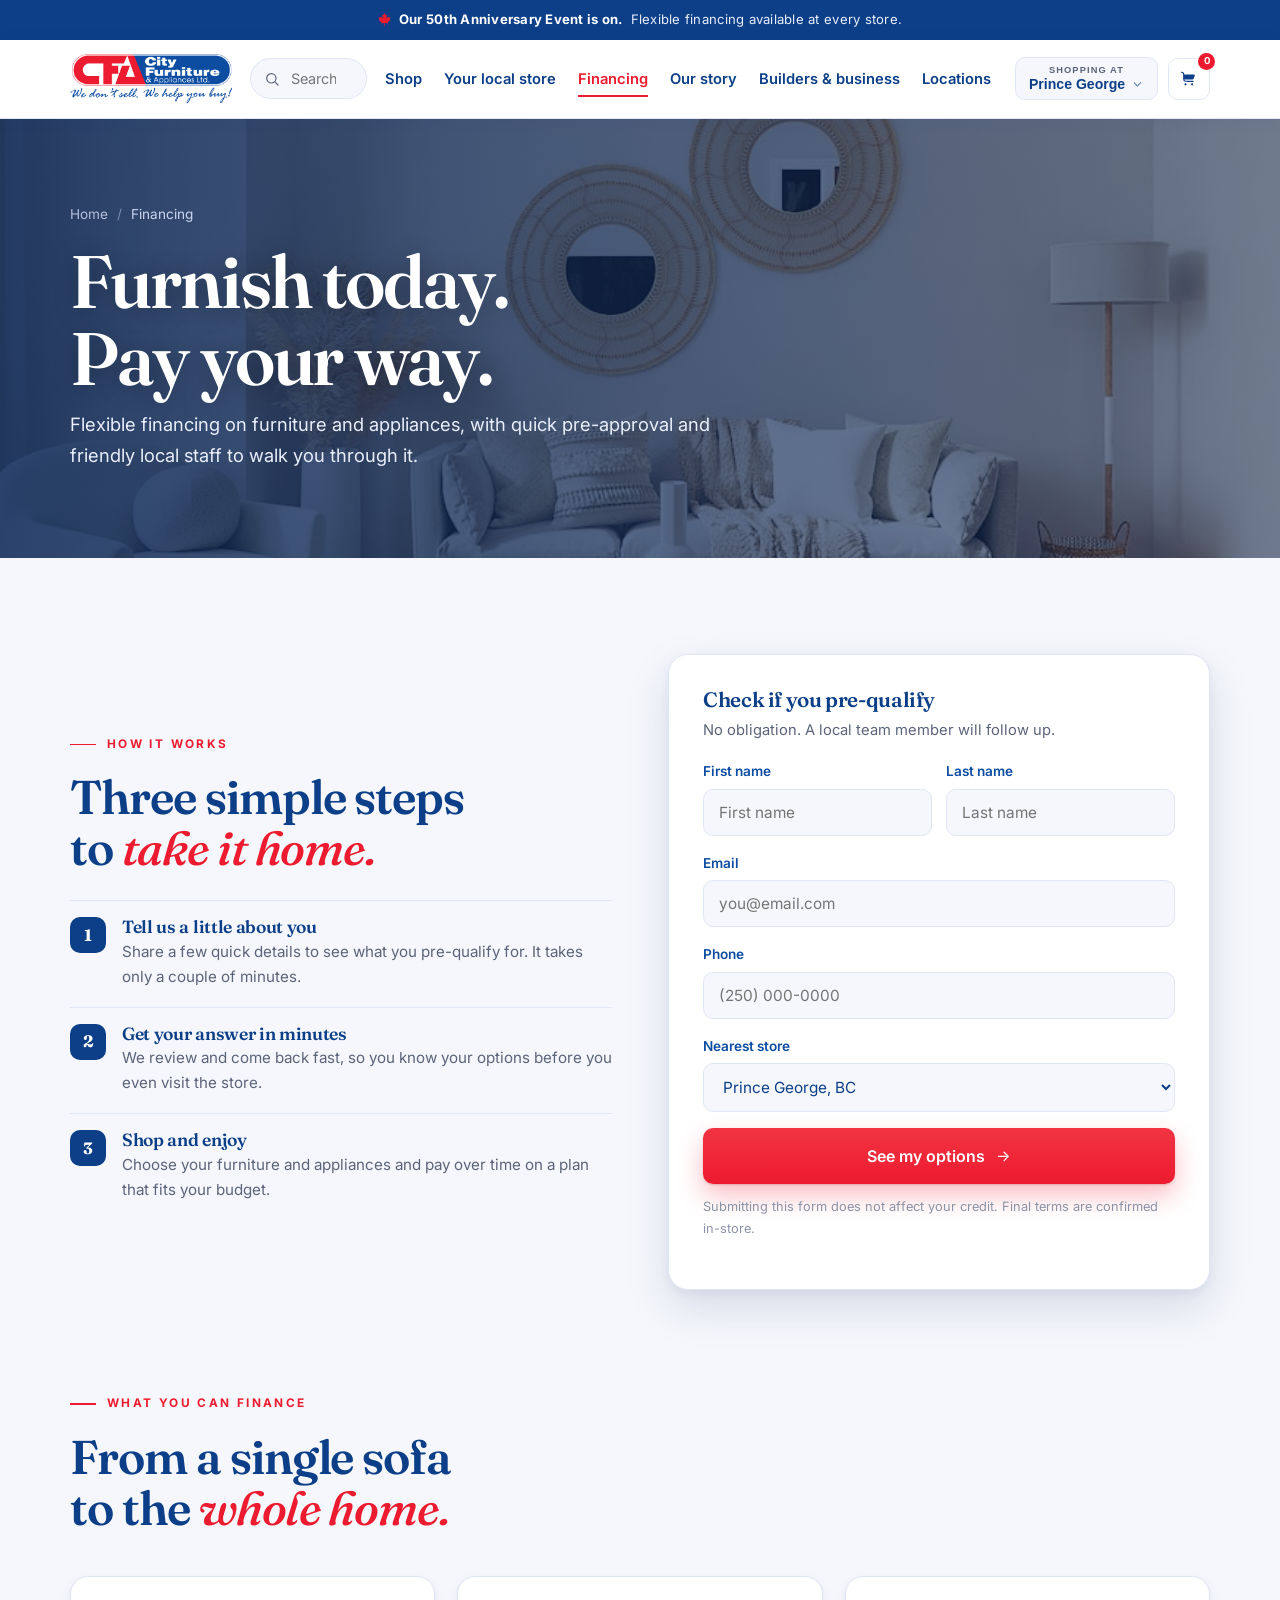
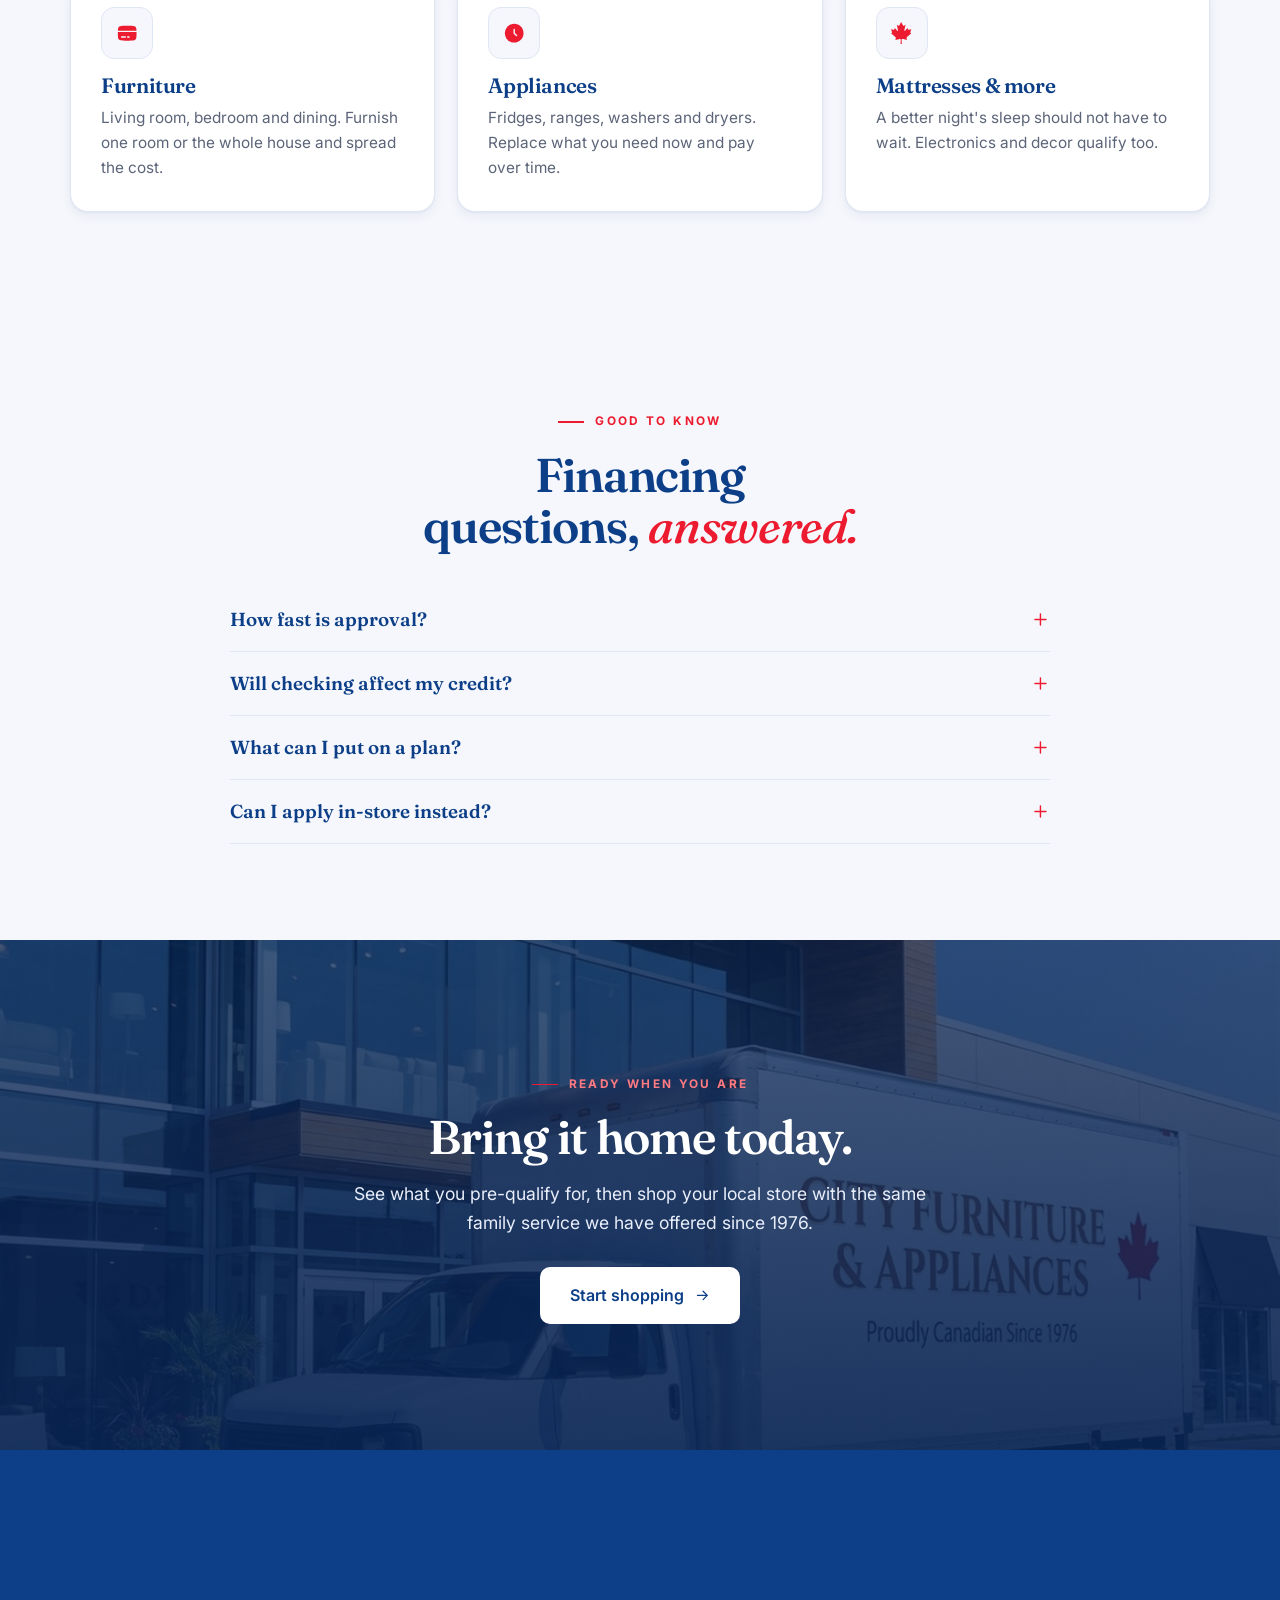
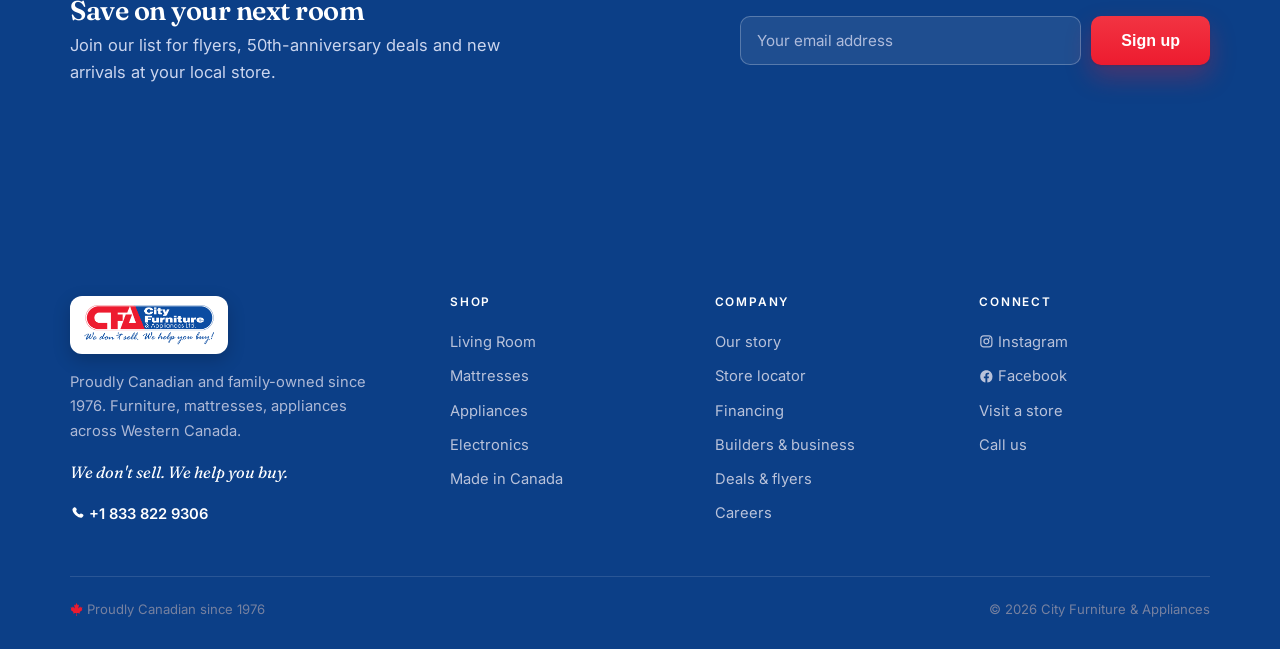
<file: financing.html>
<!DOCTYPE html>
<html lang="en">
<head>
<meta charset="UTF-8">
<meta name="viewport" content="width=device-width, initial-scale=1.0">
<title>Flexible Furniture Financing | City Furniture &amp; Appliances</title>
<meta name="description" content="Flexible financing on furniture and appliances at City Furniture & Appliances. Quick pre-approval, plans that fit your budget, and friendly local staff to help. Proudly Canadian since 1976.">
<meta name="robots" content="noindex,nofollow"><meta property="og:image" content="https://andrei170.github.io/city-furniture-site/assets/hero-store.jpg"><meta property="og:site_name" content="City Furniture &amp; Appliances"><meta name="twitter:card" content="summary_large_image"><meta name="theme-color" content="#0C4DA2">
<link rel="icon" href="data:image/svg+xml,%3Csvg xmlns='http://www.w3.org/2000/svg' viewBox='0 0 100 100'%3E%3Crect width='100' height='100' rx='22' fill='%23ed1b2f'/%3E%3Ctext x='50' y='64' font-family='Arial,sans-serif' font-size='32' font-weight='bold' fill='white' text-anchor='middle'%3ECFA%3C/text%3E%3C/svg%3E">
<link rel="preconnect" href="https://fonts.googleapis.com">
<link rel="preconnect" href="https://fonts.gstatic.com" crossorigin>
<link href="https://fonts.googleapis.com/css2?family=Fraunces:ital,opsz,wght@0,9..144,400;0,9..144,500;0,9..144,600;0,9..144,700;1,9..144,500;1,9..144,600&family=Inter:wght@400;500;600;700&display=swap" rel="stylesheet">
<link rel="stylesheet" href="assets/style.css"><link rel="canonical" href="https://andrei170.github.io/city-furniture-site/financing.html">
<script type="application/ld+json">{"@context":"https://schema.org","@graph":[{"@type":"BreadcrumbList","itemListElement":[{"@type":"ListItem","position":1,"name":"Home","item":"https://andrei170.github.io/city-furniture-site/"},{"@type":"ListItem","position":2,"name":"Financing","item":"https://andrei170.github.io/city-furniture-site/financing.html"}]},{"@type":"FAQPage","mainEntity":[{"@type":"Question","name":"How fast is approval?","acceptedAnswer":{"@type":"Answer","text":"Most pre-approvals come back in minutes. You will know your options before you commit to anything."}},{"@type":"Question","name":"Will checking affect my credit?","acceptedAnswer":{"@type":"Answer","text":"Checking your pre-qualification does not affect your credit. Final terms are confirmed with you in-store before anything is signed."}},{"@type":"Question","name":"What can I put on a plan?","acceptedAnswer":{"@type":"Answer","text":"Furniture, mattresses, appliances, electronics and decor are all eligible. Ask your local team about current offers."}},{"@type":"Question","name":"Can I apply in-store instead?","acceptedAnswer":{"@type":"Answer","text":"Visit any City Furniture location and a team member will walk you through every option in person."}}]}]}</script></head>
<body>
<a class="skip-link" href="#main">Skip to content</a>

<svg class="sprite" aria-hidden="true"><defs><symbol id="i-truck" viewBox="0 0 24 24"><path fill="currentColor" d="m9.564 8.73l.515 1.863c.485 1.755.727 2.633 1.44 3.032c.713.4 1.618.164 3.428-.306l1.92-.5c1.81-.47 2.715-.705 3.127-1.396c.412-.692.17-1.57-.316-3.325l-.514-1.862c-.485-1.756-.728-2.634-1.44-3.033c-.714-.4-1.619-.164-3.429.307l-1.92.498c-1.81.47-2.715.706-3.126 1.398c-.412.691-.17 1.569.315 3.324"/><path fill="currentColor" d="M2.277 5.247a.75.75 0 0 1 .924-.522l1.703.472A2.71 2.71 0 0 1 6.8 7.075l2.151 7.786l.158.547a2.96 2.96 0 0 1 1.522 1.267l.31-.096l8.87-2.305a.75.75 0 1 1 .378 1.452l-8.837 2.296l-.33.102c-.006 1.27-.883 2.432-2.21 2.776c-1.59.414-3.225-.502-3.651-2.044s.518-3.129 2.108-3.542q.119-.03.237-.052L5.354 7.474a1.21 1.21 0 0 0-.85-.831L2.8 6.17a.75.75 0 0 1-.523-.923"/></symbol><symbol id="i-shield" viewBox="0 0 24 24"><path fill="currentColor" fill-rule="evenodd" d="M3.378 5.082C3 5.62 3 7.22 3 10.417v1.574c0 5.638 4.239 8.375 6.899 9.536c.721.315 1.082.473 2.101.473c1.02 0 1.38-.158 2.101-.473C16.761 20.365 21 17.63 21 11.991v-1.574c0-3.198 0-4.797-.378-5.335c-.377-.537-1.88-1.052-4.887-2.081l-.573-.196C13.595 2.268 12.812 2 12 2s-1.595.268-3.162.805L8.265 3c-3.007 1.03-4.51 1.545-4.887 2.082M15.06 10.5a.75.75 0 0 0-1.12-.999l-3.011 3.374l-.87-.974a.75.75 0 0 0-1.118 1l1.428 1.6a.75.75 0 0 0 1.119 0z" clip-rule="evenodd"/></symbol><symbol id="i-card" viewBox="0 0 24 24"><defs><mask id="SVGBcZ8Eejn"><g fill="none"><path fill="#fff" d="M14 4h-4C6.229 4 4.343 4 3.172 5.172c-.844.843-1.08 2.057-1.146 4.078h19.948c-.066-2.021-.302-3.235-1.146-4.078C19.657 4 17.771 4 14 4m-4 16h4c3.771 0 5.657 0 6.828-1.172S22 15.771 22 12q0-.662-.002-1.25H2.002Q1.999 11.338 2 12c0 3.771 0 5.657 1.172 6.828S6.229 20 10 20"/><path fill="#000" fill-rule="evenodd" d="M5.25 16a.75.75 0 0 1 .75-.75h4a.75.75 0 0 1 0 1.5H6a.75.75 0 0 1-.75-.75m6.5 0a.75.75 0 0 1 .75-.75H14a.75.75 0 0 1 0 1.5h-1.5a.75.75 0 0 1-.75-.75" clip-rule="evenodd"/></g></mask></defs><path fill="currentColor" d="M0 0h24v24H0z" mask="url(#SVGBcZ8Eejn)"/></symbol><symbol id="i-gift" viewBox="0 0 24 24"><path fill="currentColor" d="M11.25 2c-4.219.004-6.401.08-7.786 1.464C2.08 4.85 2.004 7.031 2 11.25h4.914a4 4 0 0 1-.757-1.528C5.62 7.57 7.57 5.62 9.722 6.157c.572.143 1.09.406 1.528.757zM2 12.75c.004 4.218.08 6.4 1.464 7.785C4.85 21.92 7.031 21.995 11.25 22v-7.877A4.75 4.75 0 0 1 7 16.75a.75.75 0 0 1 0-1.5a3.25 3.25 0 0 0 3.163-2.5zM12.75 22c4.218-.005 6.4-.08 7.785-1.465c1.385-1.384 1.46-3.567 1.465-7.785h-8.163A3.25 3.25 0 0 0 17 15.25a.75.75 0 0 1 0 1.5a4.75 4.75 0 0 1-4.25-2.627zM22 11.25c-.005-4.219-.08-6.401-1.465-7.786C19.151 2.08 16.968 2.004 12.75 2v4.914a4 4 0 0 1 1.527-.757c2.153-.538 4.104 1.412 3.565 3.565a4 4 0 0 1-.756 1.528z"/><path fill="currentColor" d="M9.358 7.613a2.5 2.5 0 0 1 1.892 2.422v1.215h-1.215a2.5 2.5 0 0 1-2.422-1.892a1.44 1.44 0 0 1 1.745-1.745m3.392 2.422v1.215h1.215c1.145 0 2.144-.78 2.422-1.892a1.44 1.44 0 0 0-1.746-1.745a2.5 2.5 0 0 0-1.891 2.422"/></symbol><symbol id="i-star" viewBox="0 0 24 24"><path fill="currentColor" d="M9.153 5.408C10.42 3.136 11.053 2 12 2s1.58 1.136 2.847 3.408l.328.588c.36.646.54.969.82 1.182s.63.292 1.33.45l.636.144c2.46.557 3.689.835 3.982 1.776c.292.94-.546 1.921-2.223 3.882l-.434.507c-.476.557-.715.836-.822 1.18c-.107.345-.071.717.001 1.46l.066.677c.253 2.617.38 3.925-.386 4.506s-1.918.051-4.22-1.009l-.597-.274c-.654-.302-.981-.452-1.328-.452s-.674.15-1.328.452l-.596.274c-2.303 1.06-3.455 1.59-4.22 1.01c-.767-.582-.64-1.89-.387-4.507l.066-.676c.072-.744.108-1.116 0-1.46c-.106-.345-.345-.624-.821-1.18l-.434-.508c-1.677-1.96-2.515-2.941-2.223-3.882S3.58 8.328 6.04 7.772l.636-.144c.699-.158 1.048-.237 1.329-.45s.46-.536.82-1.182z"/></symbol><symbol id="i-heart" viewBox="0 0 24 24"><path fill="currentColor" d="M2 9.137C2 14 6.02 16.591 8.962 18.911C10 19.729 11 20.5 12 20.5s2-.77 3.038-1.59C17.981 16.592 22 14 22 9.138S16.5.825 12 5.501C7.5.825 2 4.274 2 9.137"/></symbol><symbol id="i-flag" viewBox="0 0 24 24"><path fill="currentColor" d="M5.75 1a.75.75 0 0 1 .75.75V3.6l1.72-.344a8.7 8.7 0 0 1 4.925.452l.204.081a8 8 0 0 0 4.91.334a1.2 1.2 0 0 1 1.491 1.164v7.367c0 .644-.439 1.206-1.064 1.362l-.214.053a8.68 8.68 0 0 1-5.327-.361a8.7 8.7 0 0 0-4.924-.452L6.5 13.6v8.15a.75.75 0 0 1-1.5 0v-20A.75.75 0 0 1 5.75 1"/></symbol><symbol id="i-home" viewBox="0 0 24 24"><path fill="currentColor" fill-rule="evenodd" d="M2.52 7.823C2 8.77 2 9.915 2 12.203v1.522c0 3.9 0 5.851 1.172 7.063S6.229 22 10 22h4c3.771 0 5.657 0 6.828-1.212S22 17.626 22 13.725v-1.521c0-2.289 0-3.433-.52-4.381c-.518-.949-1.467-1.537-3.364-2.715l-2-1.241C14.111 2.622 13.108 2 12 2s-2.11.622-4.116 1.867l-2 1.241C3.987 6.286 3.038 6.874 2.519 7.823m6.927 7.575a.75.75 0 1 0-.894 1.204A5.77 5.77 0 0 0 12 17.75a5.77 5.77 0 0 0 3.447-1.148a.75.75 0 1 0-.894-1.204A4.27 4.27 0 0 1 12 16.25a4.27 4.27 0 0 1-2.553-.852" clip-rule="evenodd"/></symbol><symbol id="i-building" viewBox="0 0 24 24"><path fill="currentColor" fill-rule="evenodd" d="M21.25 8.5c0-1.404 0-2.107-.337-2.611a2 2 0 0 0-.552-.552c-.441-.295-1.034-.332-2.115-.336q.005.438.004.91V7.25h1a.75.75 0 0 1 0 1.5h-1v1.5h1a.75.75 0 0 1 0 1.5h-1v1.5h1a.75.75 0 0 1 0 1.5h-1v6.5h-1.5V6c0-1.886 0-2.828-.586-3.414S14.636 2 12.75 2h-2c-1.886 0-2.828 0-3.414.586S6.75 4.114 6.75 6v15.25h-1.5v-6.5h-1a.75.75 0 0 1 0-1.5h1v-1.5h-1a.75.75 0 0 1 0-1.5h1v-1.5h-1a.75.75 0 0 1 0-1.5h1V5.91q-.001-.47.004-.91c-1.081.005-1.674.042-2.115.337a2 2 0 0 0-.552.552C2.25 6.393 2.25 7.096 2.25 8.5v12.75h-.5a.75.75 0 0 0 0 1.5h20a.75.75 0 0 0 0-1.5h-.5zM9 11.75a.75.75 0 0 1 .75-.75h4a.75.75 0 0 1 0 1.5h-4a.75.75 0 0 1-.75-.75m0 3a.75.75 0 0 1 .75-.75h4a.75.75 0 0 1 0 1.5h-4a.75.75 0 0 1-.75-.75m2.75 3.5a.75.75 0 0 1 .75.75v2.25H11V19a.75.75 0 0 1 .75-.75M9 6.25a.75.75 0 0 1 .75-.75h4a.75.75 0 0 1 0 1.5h-4A.75.75 0 0 1 9 6.25m0 3a.75.75 0 0 1 .75-.75h4a.75.75 0 0 1 0 1.5h-4A.75.75 0 0 1 9 9.25" clip-rule="evenodd"/></symbol><symbol id="i-users" viewBox="0 0 24 24"><circle cx="9.001" cy="6" r="4" fill="currentColor"/><ellipse cx="9.001" cy="17.001" fill="currentColor" rx="7" ry="4"/><path fill="currentColor" d="M21 17c0 1.657-2.036 3-4.521 3c.732-.8 1.236-1.805 1.236-2.998c0-1.195-.505-2.2-1.239-3.001C18.962 14 21 15.344 21 17M18 6a3 3 0 0 1-4.029 2.82A5.7 5.7 0 0 0 14.714 6c0-1.025-.27-1.987-.742-2.819A3 3 0 0 1 18 6.001"/></symbol><symbol id="i-pin" viewBox="0 0 24 24"><path fill="currentColor" fill-rule="evenodd" d="M12 2c-4.418 0-8 4.003-8 8.5c0 4.462 2.553 9.312 6.537 11.174a3.45 3.45 0 0 0 2.926 0C17.447 19.812 20 14.962 20 10.5C20 6.003 16.418 2 12 2m0 10a2 2 0 1 0 0-4a2 2 0 0 0 0 4" clip-rule="evenodd"/></symbol><symbol id="i-phone" viewBox="0 0 24 24"><path fill="currentColor" d="m16.556 12.906l-.455.453s-1.083 1.076-4.038-1.862s-1.872-4.014-1.872-4.014l.286-.286c.707-.702.774-1.83.157-2.654L9.374 2.86C8.61 1.84 7.135 1.705 6.26 2.575l-1.57 1.56c-.433.432-.723.99-.688 1.61c.09 1.587.808 5 4.812 8.982c4.247 4.222 8.232 4.39 9.861 4.238c.516-.048.964-.31 1.325-.67l1.42-1.412c.96-.953.69-2.588-.538-3.255l-1.91-1.039c-.806-.437-1.787-.309-2.417.317"/></symbol><symbol id="i-clock" viewBox="0 0 24 24"><defs><mask id="SVGnNgsclOC"><g fill="none"><path fill="#fff" d="M22 12c0 5.523-4.477 10-10 10S2 17.523 2 12S6.477 2 12 2s10 4.477 10 10"/><path fill="#000" fill-rule="evenodd" d="M12 7.25a.75.75 0 0 1 .75.75v3.69l2.28 2.28a.75.75 0 1 1-1.06 1.06l-2.5-2.5a.75.75 0 0 1-.22-.53V8a.75.75 0 0 1 .75-.75" clip-rule="evenodd"/></g></mask></defs><path fill="currentColor" d="M0 0h24v24H0z" mask="url(#SVGnNgsclOC)"/></symbol><symbol id="i-tag" viewBox="0 0 24 24"><path fill="currentColor" fill-rule="evenodd" d="M2.123 12.816c.287 1.003 1.06 1.775 2.605 3.32l1.83 1.83C9.248 20.657 10.592 22 12.262 22c1.671 0 3.015-1.344 5.704-4.033c2.69-2.69 4.034-4.034 4.034-5.705c0-1.67-1.344-3.015-4.033-5.704l-1.83-1.83c-1.546-1.545-2.318-2.318-3.321-2.605c-1.003-.288-2.068-.042-4.197.45l-1.228.283c-1.792.413-2.688.62-3.302 1.233S3.27 5.6 2.856 7.391l-.284 1.228c-.491 2.13-.737 3.194-.45 4.197m8-5.545a2.017 2.017 0 1 1-2.852 2.852a2.017 2.017 0 0 1 2.852-2.852m8.928 4.78l-6.979 6.98a.75.75 0 0 1-1.06-1.061l6.978-6.98a.75.75 0 0 1 1.061 1.061" clip-rule="evenodd"/></symbol><symbol id="i-cart" viewBox="0 0 24 24"><path fill="currentColor" d="M2.237 2.288a.75.75 0 1 0-.474 1.423l.265.089c.676.225 1.124.376 1.453.529c.312.145.447.262.533.382s.155.284.194.626c.041.361.042.833.042 1.546v2.672c0 1.367 0 2.47.117 3.337c.12.9.38 1.658.982 2.26c.601.602 1.36.86 2.26.981c.866.117 1.969.117 3.336.117H18a.75.75 0 0 0 0-1.5h-7c-1.435 0-2.436-.002-3.192-.103c-.733-.099-1.122-.28-1.399-.556c-.235-.235-.4-.551-.506-1.091h10.12c.959 0 1.438 0 1.814-.248s.565-.688.943-1.57l.428-1c.81-1.89 1.215-2.834.77-3.508S18.506 6 16.45 6H5.745a9 9 0 0 0-.047-.833c-.055-.485-.176-.93-.467-1.333c-.291-.404-.675-.66-1.117-.865c-.417-.194-.946-.37-1.572-.58zM7.5 18a1.5 1.5 0 1 1 0 3a1.5 1.5 0 0 1 0-3m9 0a1.5 1.5 0 1 1 0 3a1.5 1.5 0 0 1 0-3"/></symbol><symbol id="i-ig" viewBox="0 0 24 24"><path fill="currentColor" d="M7.8 2h8.4C19.4 2 22 4.6 22 7.8v8.4a5.8 5.8 0 0 1-5.8 5.8H7.8C4.6 22 2 19.4 2 16.2V7.8A5.8 5.8 0 0 1 7.8 2m-.2 2A3.6 3.6 0 0 0 4 7.6v8.8C4 18.39 5.61 20 7.6 20h8.8a3.6 3.6 0 0 0 3.6-3.6V7.6C20 5.61 18.39 4 16.4 4zm9.65 1.5a1.25 1.25 0 0 1 1.25 1.25A1.25 1.25 0 0 1 17.25 8A1.25 1.25 0 0 1 16 6.75a1.25 1.25 0 0 1 1.25-1.25M12 7a5 5 0 0 1 5 5a5 5 0 0 1-5 5a5 5 0 0 1-5-5a5 5 0 0 1 5-5m0 2a3 3 0 0 0-3 3a3 3 0 0 0 3 3a3 3 0 0 0 3-3a3 3 0 0 0-3-3"/></symbol><symbol id="i-fb" viewBox="0 0 24 24"><path fill="currentColor" d="M12 2.04c-5.5 0-10 4.49-10 10.02c0 5 3.66 9.15 8.44 9.9v-7H7.9v-2.9h2.54V9.85c0-2.51 1.49-3.89 3.78-3.89c1.09 0 2.23.19 2.23.19v2.47h-1.26c-1.24 0-1.63.77-1.63 1.56v1.88h2.78l-.45 2.9h-2.33v7a10 10 0 0 0 8.44-9.9c0-5.53-4.5-10.02-10-10.02"/></symbol><symbol id="i-leaf" viewBox="0 0 512 512"><path d="M383.8 351.7c2.5-2.5 105.2-92.4 105.2-92.4l-17.5-7.5c-10-4.9-7.4-11.5-5-17.4 2.4-7.6 20.1-67.3 20.1-67.3s-47.7 10-57.7 12.5c-7.5 2.4-10-2.5-12.5-7.5s-15-32.4-15-32.4-52.6 59.9-55.1 62.3c-10 7.5-20.1 0-17.6-10 0-10 27.6-129.6 27.6-129.6s-30.1 17.4-40.1 22.4c-7.5 5-12.6 5-17.6-5C293.5 72.3 255.9 0 255.9 0s-37.5 72.3-42.5 79.8c-5 10-10 10-17.6 5-10-5-40.1-22.4-40.1-22.4S183.3 182 183.3 192c2.5 10-7.5 17.5-17.6 10-2.5-2.5-55.1-62.3-55.1-62.3S98.1 167 95.6 172s-5 9.9-12.5 7.5C73 177 25.4 167 25.4 167s17.6 59.7 20.1 67.3c2.4 6 5 12.5-5 17.4L23 259.3s102.6 89.9 105.2 92.4c5.1 5 10 7.5 5.1 22.5-5.1 15-10.1 35.1-10.1 35.1s95.2-20.1 105.3-22.6c8.7-.9 18.3 2.5 18.3 12.5S241 512 241 512h30s-5.8-102.7-5.8-112.8 9.5-13.4 18.4-12.5c10 2.5 105.2 22.6 105.2 22.6s-5-20.1-10-35.1 0-17.5 5-22.5z"/></symbol><symbol id="i-arrow" viewBox="0 0 24 24"><path d="M5 12h14M13 6l6 6-6 6"/></symbol><symbol id="i-arrow-ur" viewBox="0 0 24 24"><path d="M7 17L17 7M9 7h8v8"/></symbol><symbol id="i-chev" viewBox="0 0 24 24"><path d="M6 9l6 6 6-6"/></symbol><symbol id="i-check" viewBox="0 0 24 24"><path d="M5 12l5 5 9-11"/></symbol><symbol id="i-plus" viewBox="0 0 24 24"><path d="M12 5v14M5 12h14"/></symbol><symbol id="i-search" viewBox="0 0 24 24"><circle cx="11" cy="11" r="7"/><path d="M21 21l-4.3-4.3"/></symbol></defs></svg>

<div class="anno"><svg class="ic ic-fill maple"><use href="#i-leaf"></use></svg> <b>Our 50th Anniversary Event is on.</b> Flexible financing available at every store.</div>

<nav class="bar" id="nav" data-overhero="1">
  <div class="wrap nav-inner">
    <a href="index.html" class="brand"><img src="assets/cfa-logo.png" alt="City Furniture &amp; Appliances" class="brand-logo"></a><form class="nav-search" onsubmit="return false"><svg class="ic ic-line si"><use href="#i-search"></use></svg><input type="search" placeholder="Search furniture, mattresses, appliances" aria-label="Search"></form>
    <div class="nav-links">
      <a href="shop.html">Shop</a>
      <a href="index.html#local">Your local store</a>
      <a href="financing.html" class="active">Financing</a>
      <a href="story.html">Our story</a>
      <a href="business.html">Builders &amp; business</a>
      <a href="locations.html">Locations</a>
    </div>
    <div class="nav-right">
      <button class="store-btn" id="storeBtn"><span><span class="lbl">Shopping at</span><span class="val"><span id="storeBtnCity">Prince George</span> <svg class="ic ic-line"><use href="#i-chev"></use></svg></span></span></button>
      <a href="#" class="icon-btn" data-demo aria-label="Cart"><svg class="ic"><use href="#i-cart"></use></svg><span class="badge">0</span></a><button class="menu-btn" id="menuBtn" aria-label="Menu">&#9776;</button>
    </div>
  </div>
</nav>
<div class="mobile-menu" id="mobileMenu">
  <div class="top"><img src="assets/cfa-logo.png" alt="City Furniture &amp; Appliances"><button class="close" id="menuClose" aria-label="Close">&times;</button></div>
  <a href="shop.html">Shop</a><a href="financing.html">Financing</a><a href="story.html">Our story</a><a href="business.html">Builders &amp; business</a><a href="locations.html">Locations</a><a href="deals.html">Deals</a><a href="careers.html">Careers</a><a href="tel:+18338229306">Call +1 833 822 9306</a>
</div>

<header class="subhero" id="main">
  <div class="bg" style="background-image:url('assets/local.jpg')"></div>
  <div class="scrim"></div>
  <div class="wrap">
    <div class="crumb"><a href="index.html">Home</a><span class="sep">/</span><span>Financing</span></div>
    <h1>Furnish today. Pay your way.</h1>
    <p>Flexible financing on furniture and appliances, with quick pre-approval and friendly local staff to walk you through it.</p>
  </div>
</header>

<section>
  <div class="wrap">
    <div class="split"><div class="wrap" style="padding:0">
      <div class="splitcopy">
        <div class="kicker">How it works</div>
        <h2>Three simple steps to <em>take it home.</em></h2>
        <div class="steps">
          <div class="step rv"><div class="n">1</div><div><h3>Tell us a little about you</h3><p>Share a few quick details to see what you pre-qualify for. It takes only a couple of minutes.</p></div></div>
          <div class="step rv"><div class="n">2</div><div><h3>Get your answer in minutes</h3><p>We review and come back fast, so you know your options before you even visit the store.</p></div></div>
          <div class="step rv"><div class="n">3</div><div><h3>Shop and enjoy</h3><p>Choose your furniture and appliances and pay over time on a plan that fits your budget.</p></div></div>
        </div>
      </div>
      <div class="formcard rv">
        <h3 style="margin-bottom:6px">Check if you pre-qualify</h3>
        <p style="color:var(--muted);font-size:.92rem;margin-bottom:18px">No obligation. A local team member will follow up.</p>
        <div class="field-row"><div class="field"><label>First name</label><input type="text" placeholder="First name"></div><div class="field"><label>Last name</label><input type="text" placeholder="Last name"></div></div>
        <div class="field"><label>Email</label><input type="email" placeholder="you@email.com"></div>
        <div class="field"><label>Phone</label><input type="tel" placeholder="(250) 000-0000"></div>
        <div class="field"><label>Nearest store</label><select><option>Prince George, BC</option><option>Kamloops, BC</option><option>West Kelowna, BC</option><option>Grande Prairie, AB</option><option>Fort McMurray, AB</option><option>Lethbridge, AB</option><option>Another location</option></select></div>
        <a href="#" data-demo class="btn" style="width:100%;justify-content:center">See my options <svg class="ic ic-line"><use href="#i-arrow"></use></svg></a>
        <p class="form-note">Submitting this form does not affect your credit. Final terms are confirmed in-store.</p>
      </div>
    </div></div>
  </div>
</section>

<section class="tri" style="padding-top:0;background:var(--paper)">
  <div class="wrap">
    <div class="shead"><div class="kicker">What you can finance</div><h2>From a single sofa to the <em>whole home.</em></h2></div>
    <div class="tri-grid">
      <div class="tcard rv"><div class="ic-box"><svg class="ic"><use href="#i-card"></use></svg></div><h3>Furniture</h3><p>Living room, bedroom and dining. Furnish one room or the whole house and spread the cost.</p></div>
      <div class="tcard rv"><div class="ic-box"><svg class="ic"><use href="#i-clock"></use></svg></div><h3>Appliances</h3><p>Fridges, ranges, washers and dryers. Replace what you need now and pay over time.</p></div>
      <div class="tcard rv"><div class="ic-box"><svg class="ic ic-fill"><use href="#i-leaf"></use></svg></div><h3>Mattresses &amp; more</h3><p>A better night's sleep should not have to wait. Electronics and decor qualify too.</p></div>
    </div>
  </div>
</section>

<section>
  <div class="wrap">
    <div class="shead cen"><div class="kicker cen">Good to know</div><h2>Financing questions, <em>answered.</em></h2></div>
    <div class="faq">
      <div class="faq-item"><button class="faq-q">How fast is approval? <svg class="ic ic-line"><use href="#i-plus"></use></svg></button><div class="faq-a"><p>Most pre-approvals come back in minutes. You will know your options before you commit to anything.</p></div></div>
      <div class="faq-item"><button class="faq-q">Will checking affect my credit? <svg class="ic ic-line"><use href="#i-plus"></use></svg></button><div class="faq-a"><p>Checking your pre-qualification does not affect your credit. Final terms are confirmed with you in-store before anything is signed.</p></div></div>
      <div class="faq-item"><button class="faq-q">What can I put on a plan? <svg class="ic ic-line"><use href="#i-plus"></use></svg></button><div class="faq-a"><p>Furniture, mattresses, appliances, electronics and decor are all eligible. Ask your local team about current offers.</p></div></div>
      <div class="faq-item"><button class="faq-q">Can I apply in-store instead? <svg class="ic ic-line"><use href="#i-plus"></use></svg></button><div class="faq-a"><p>Absolutely. Visit any City Furniture location and a team member will walk you through every option in person.</p></div></div>
    </div>
  </div>
</section>

<section class="final">
  <div class="final-img" style="background-image:url('assets/truck.jpg')"></div>
  <div class="final-scrim"></div>
  <div class="wrap">
    <div class="kicker cen" style="color:var(--gold)">Ready when you are</div>
    <h2>Bring it home today.</h2>
    <p>See what you pre-qualify for, then shop your local store with the same family service we have offered since 1976.</p>
    <a href="shop.html" class="btn btn-on-dark">Start shopping <svg class="ic ic-line"><use href="#i-arrow"></use></svg></a>
  </div>
</section>

<section class="newsletter"><div class="wrap"><div class="nl-inner"><div><h3>Save on your next room</h3><p>Join our list for flyers, 50th-anniversary deals and new arrivals at your local store.</p></div><form class="nl-form" onsubmit="return false"><input type="email" placeholder="Your email address" aria-label="Email"><button class="btn">Sign up</button></form></div></div></section>
<footer>
  <div class="wrap">
    <div class="foot-grid">
      <div class="foot-brand"><img class="foot-logo" src="assets/cfa-logo.png" alt="City Furniture &amp; Appliances"><p style="color:#aeb9d6;max-width:34ch">Proudly Canadian and family-owned since 1976. Furniture, mattresses, appliances across Western Canada.</p><p style="margin-top:9px;font-family:'Fraunces',serif;font-style:italic;color:#fff;font-size:1.02rem">We don't sell. We help you buy.</p><p style="margin-top:12px"><a href="tel:+18338229306" style="display:inline;color:#fff;font-weight:600"><svg class="ic"><use href="#i-phone"></use></svg> +1 833 822 9306</a></p></div>
      <div><h4>Shop</h4><a href="shop.html">Living Room</a><a href="shop.html">Mattresses</a><a href="shop.html">Appliances</a><a href="shop.html">Electronics</a><a href="shop.html">Made in Canada</a></div>
      <div><h4>Company</h4><a href="story.html">Our story</a><a href="locations.html">Store locator</a><a href="financing.html">Financing</a><a href="business.html">Builders &amp; business</a><a href="deals.html">Deals &amp; flyers</a><a href="careers.html">Careers</a></div>
      <div><h4>Connect</h4><a href="#" data-demo><svg class="ic"><use href="#i-ig"></use></svg> Instagram</a><a href="#" data-demo><svg class="ic ic-fill"><use href="#i-fb"></use></svg> Facebook</a><a href="locations.html">Visit a store</a><a href="tel:+18338229306">Call us</a></div>
    </div>
    <div class="foot-bottom"><span><svg class="ic ic-fill maple"><use href="#i-leaf"></use></svg> Proudly Canadian since 1976</span><span>&copy; 2026 City Furniture &amp; Appliances</span></div>
  </div>
</footer>

<div class="modal" id="storeModal"><div class="modal-card"><button class="modal-x" id="modalX" aria-label="Close">&times;</button><h3>Choose your store</h3><div class="sub">Pick your nearest location to see local stock and delivery.</div><div class="ms-list" id="msList"></div></div></div>

<script src="assets/app.js"></script>
</body>
</html>
</file>
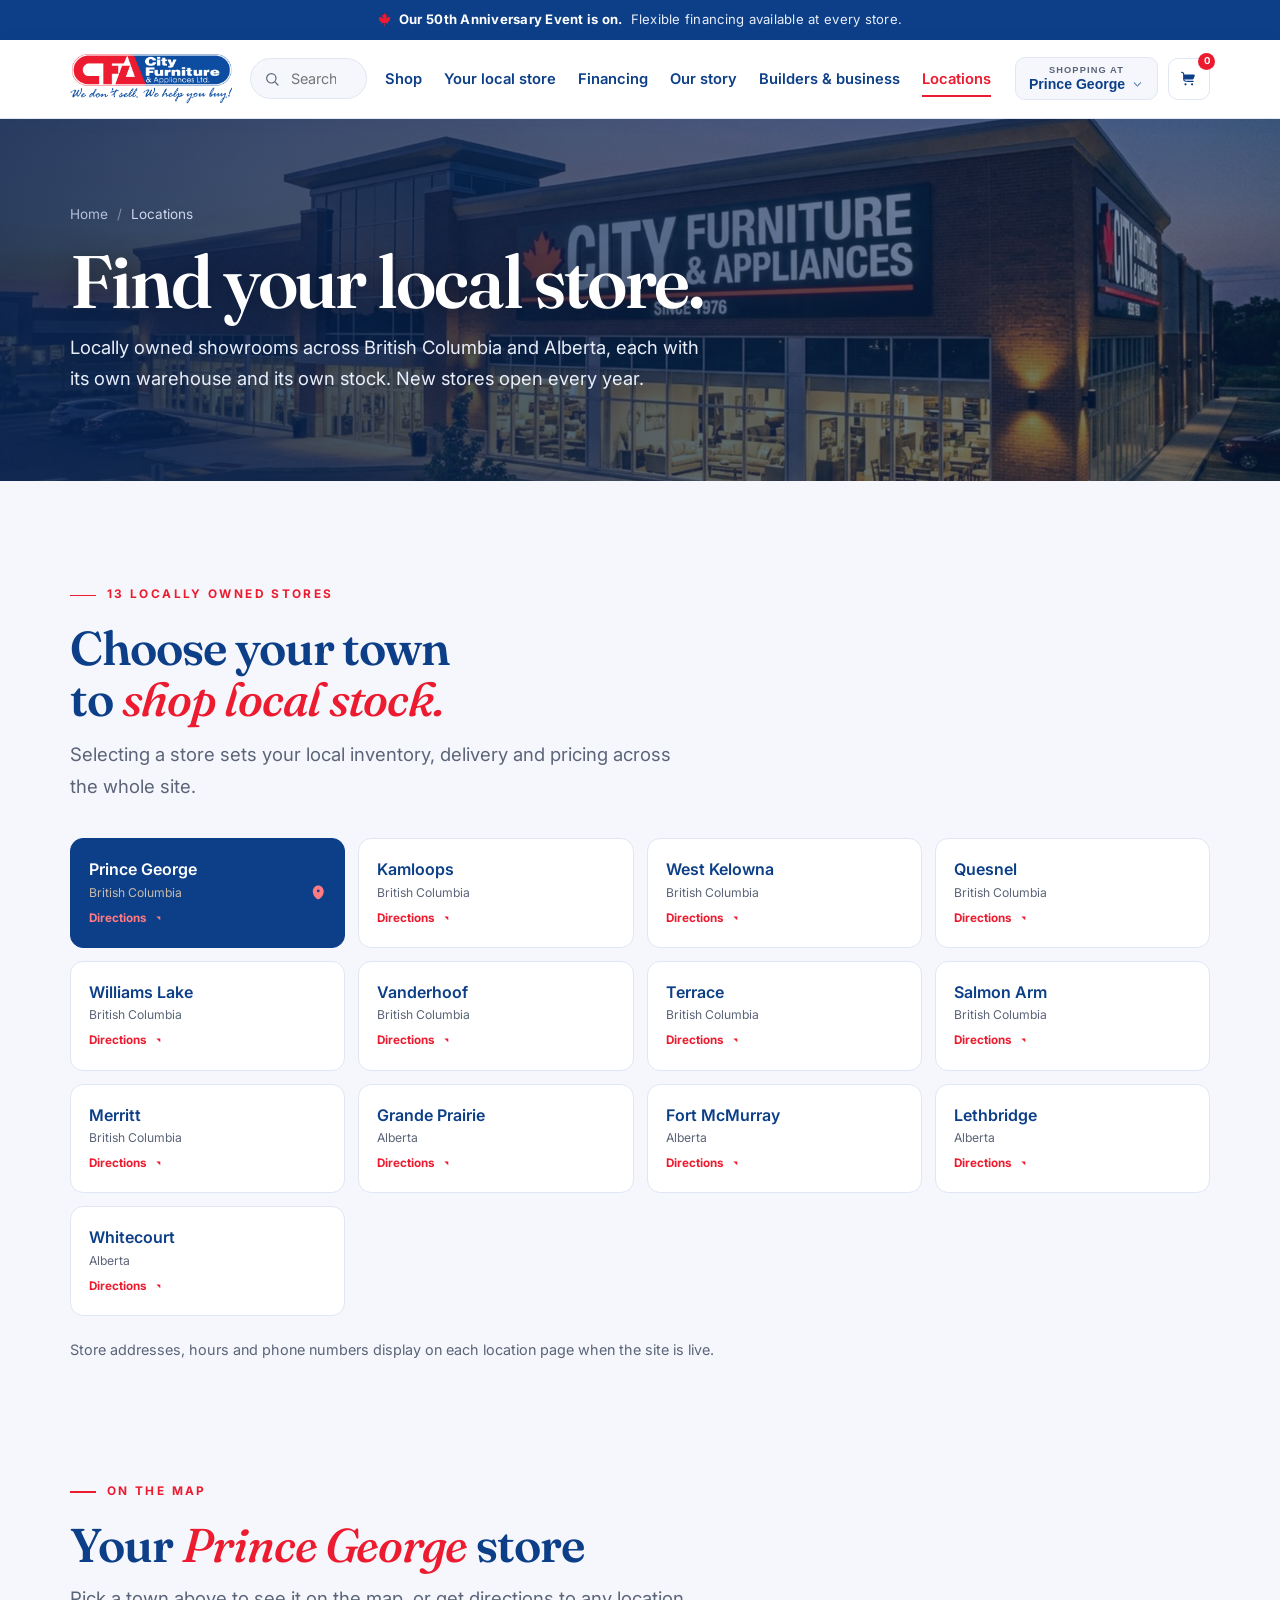
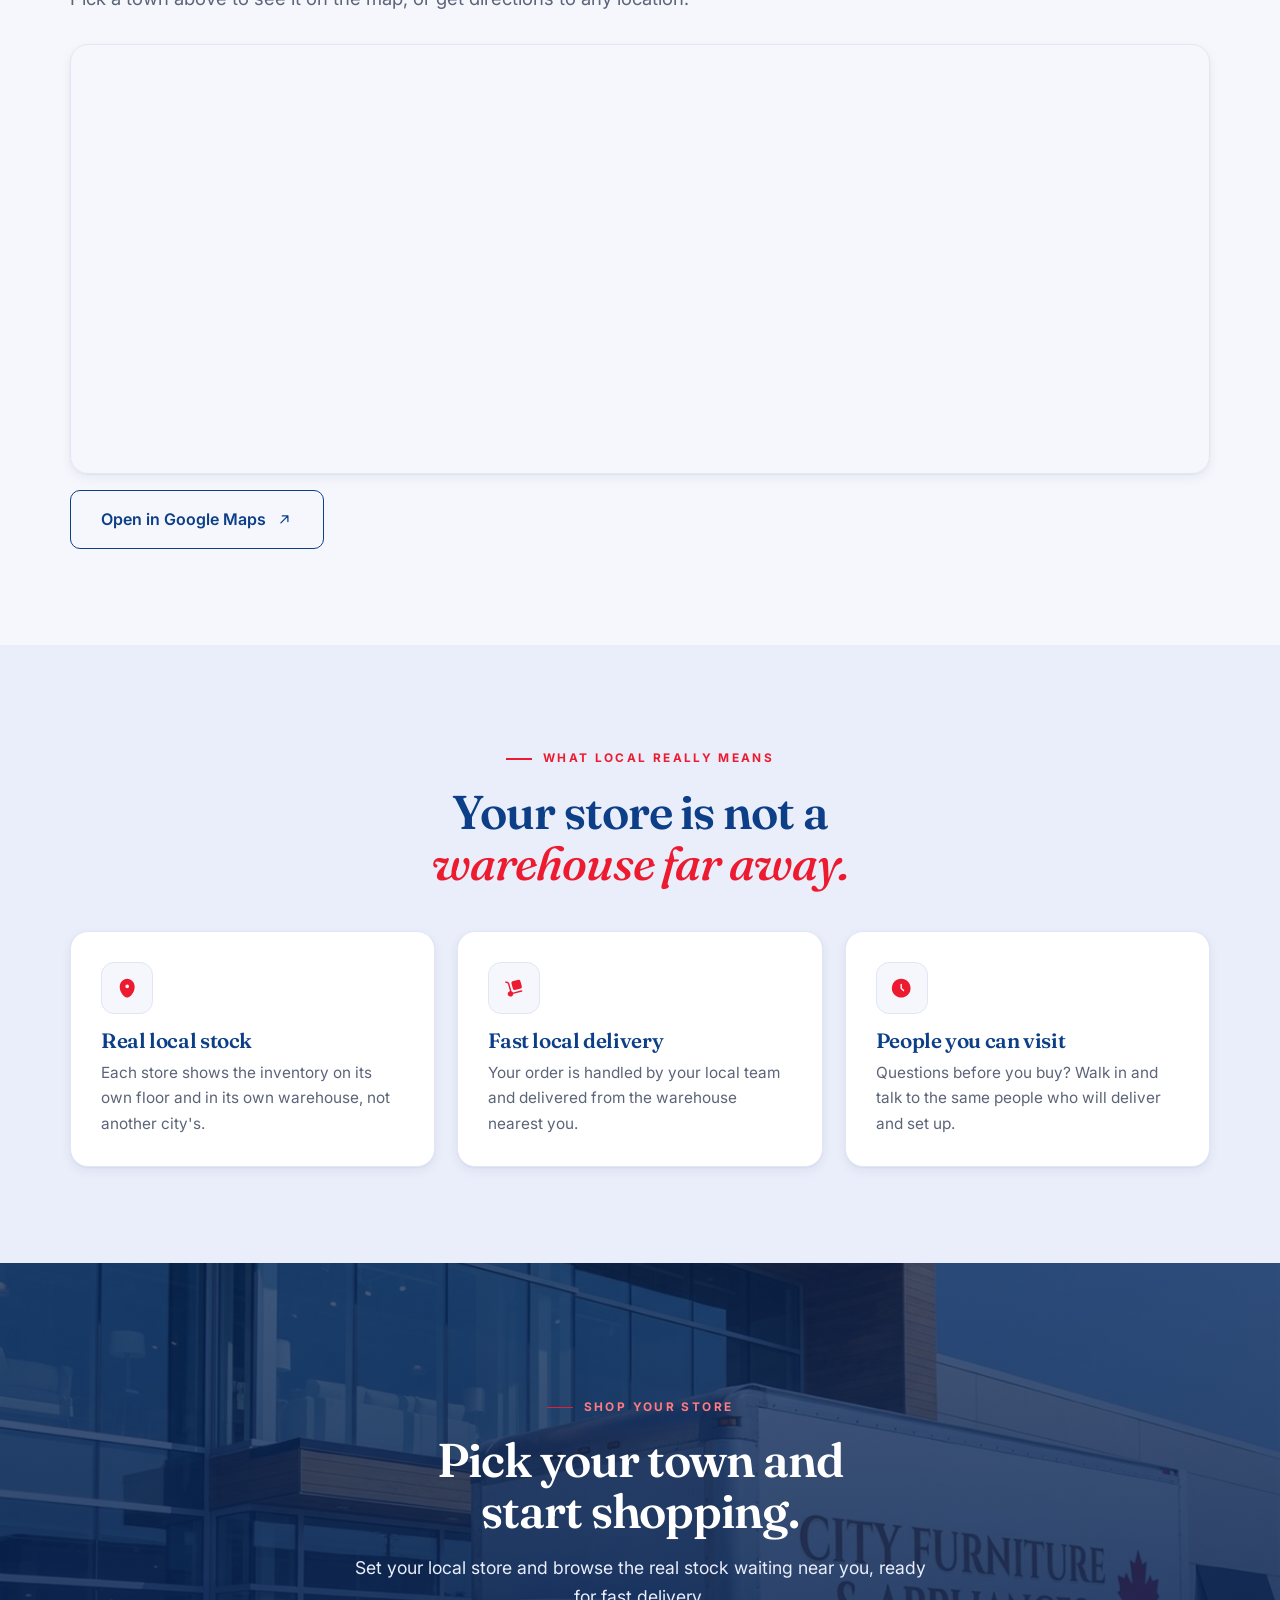
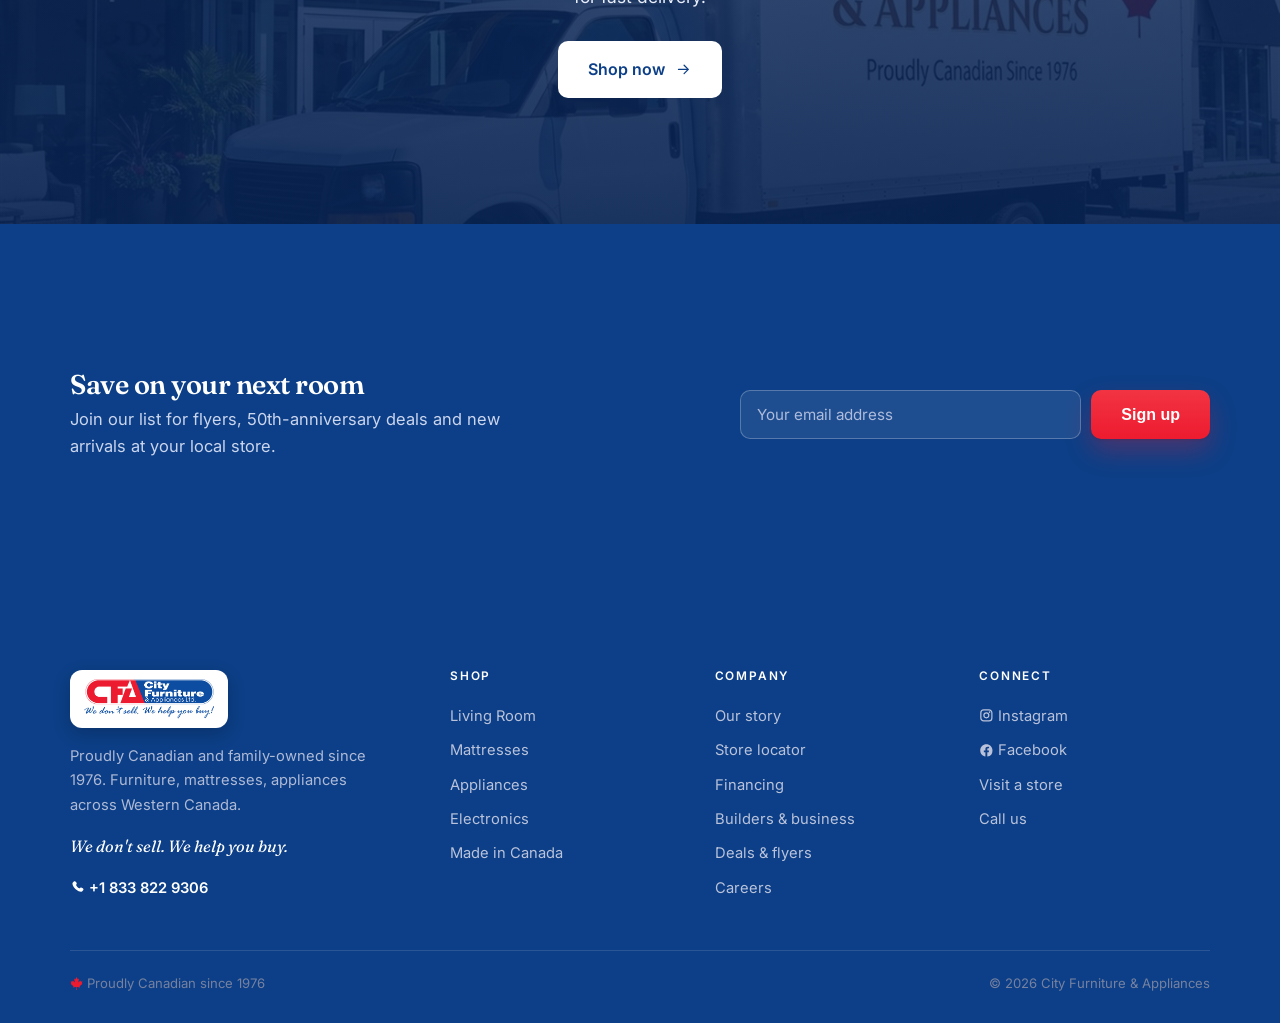
<file: locations.html>
<!DOCTYPE html>
<html lang="en">
<head>
<meta charset="UTF-8">
<meta name="viewport" content="width=device-width, initial-scale=1.0">
<title>Store Locations | City Furniture &amp; Appliances | Western Canada</title>
<meta name="description" content="Find your nearest City Furniture & Appliances store across British Columbia and Alberta. Locally owned showrooms with local stock and fast delivery. Proudly Canadian since 1976.">
<meta name="robots" content="noindex,nofollow"><meta property="og:image" content="https://andrei170.github.io/city-furniture-site/assets/hero-store.jpg"><meta property="og:site_name" content="City Furniture &amp; Appliances"><meta name="twitter:card" content="summary_large_image"><meta name="theme-color" content="#0C4DA2">
<link rel="icon" href="data:image/svg+xml,%3Csvg xmlns='http://www.w3.org/2000/svg' viewBox='0 0 100 100'%3E%3Crect width='100' height='100' rx='22' fill='%23ed1b2f'/%3E%3Ctext x='50' y='64' font-family='Arial,sans-serif' font-size='32' font-weight='bold' fill='white' text-anchor='middle'%3ECFA%3C/text%3E%3C/svg%3E">
<link rel="preconnect" href="https://fonts.googleapis.com">
<link rel="preconnect" href="https://fonts.gstatic.com" crossorigin>
<link href="https://fonts.googleapis.com/css2?family=Fraunces:ital,opsz,wght@0,9..144,400;0,9..144,500;0,9..144,600;0,9..144,700;1,9..144,500;1,9..144,600&family=Inter:wght@400;500;600;700&display=swap" rel="stylesheet">
<link rel="stylesheet" href="assets/style.css"><link rel="canonical" href="https://andrei170.github.io/city-furniture-site/locations.html">
<script type="application/ld+json">{"@context":"https://schema.org","@graph":[{"@type":"BreadcrumbList","itemListElement":[{"@type":"ListItem","position":1,"name":"Home","item":"https://andrei170.github.io/city-furniture-site/"},{"@type":"ListItem","position":2,"name":"Locations","item":"https://andrei170.github.io/city-furniture-site/locations.html"}]},{"@type":"FurnitureStore","@id":"https://andrei170.github.io/city-furniture-site/#store","name":"City Furniture & Appliances","image":"https://andrei170.github.io/city-furniture-site/assets/hero-store.jpg","url":"https://andrei170.github.io/city-furniture-site/","telephone":"+1-833-822-9306","priceRange":"$","foundingDate":"1976","parentOrganization":{"@id":"https://andrei170.github.io/city-furniture-site/#org"},"department":[{"@type":"FurnitureStore","name":"City Furniture & Appliances - Prince George","telephone":"+1-833-822-9306","image":"https://andrei170.github.io/city-furniture-site/assets/hero-store.jpg","address":{"@type":"PostalAddress","addressLocality":"Prince George","addressRegion":"BC","addressCountry":"CA"},"areaServed":"Prince George"},{"@type":"FurnitureStore","name":"City Furniture & Appliances - Kamloops","telephone":"+1-833-822-9306","image":"https://andrei170.github.io/city-furniture-site/assets/hero-store.jpg","address":{"@type":"PostalAddress","addressLocality":"Kamloops","addressRegion":"BC","addressCountry":"CA"},"areaServed":"Kamloops"},{"@type":"FurnitureStore","name":"City Furniture & Appliances - West Kelowna","telephone":"+1-833-822-9306","image":"https://andrei170.github.io/city-furniture-site/assets/hero-store.jpg","address":{"@type":"PostalAddress","addressLocality":"West Kelowna","addressRegion":"BC","addressCountry":"CA"},"areaServed":"West Kelowna"},{"@type":"FurnitureStore","name":"City Furniture & Appliances - Quesnel","telephone":"+1-833-822-9306","image":"https://andrei170.github.io/city-furniture-site/assets/hero-store.jpg","address":{"@type":"PostalAddress","addressLocality":"Quesnel","addressRegion":"BC","addressCountry":"CA"},"areaServed":"Quesnel"},{"@type":"FurnitureStore","name":"City Furniture & Appliances - Williams Lake","telephone":"+1-833-822-9306","image":"https://andrei170.github.io/city-furniture-site/assets/hero-store.jpg","address":{"@type":"PostalAddress","addressLocality":"Williams Lake","addressRegion":"BC","addressCountry":"CA"},"areaServed":"Williams Lake"},{"@type":"FurnitureStore","name":"City Furniture & Appliances - Vanderhoof","telephone":"+1-833-822-9306","image":"https://andrei170.github.io/city-furniture-site/assets/hero-store.jpg","address":{"@type":"PostalAddress","addressLocality":"Vanderhoof","addressRegion":"BC","addressCountry":"CA"},"areaServed":"Vanderhoof"},{"@type":"FurnitureStore","name":"City Furniture & Appliances - Terrace","telephone":"+1-833-822-9306","image":"https://andrei170.github.io/city-furniture-site/assets/hero-store.jpg","address":{"@type":"PostalAddress","addressLocality":"Terrace","addressRegion":"BC","addressCountry":"CA"},"areaServed":"Terrace"},{"@type":"FurnitureStore","name":"City Furniture & Appliances - Salmon Arm","telephone":"+1-833-822-9306","image":"https://andrei170.github.io/city-furniture-site/assets/hero-store.jpg","address":{"@type":"PostalAddress","addressLocality":"Salmon Arm","addressRegion":"BC","addressCountry":"CA"},"areaServed":"Salmon Arm"},{"@type":"FurnitureStore","name":"City Furniture & Appliances - Merritt","telephone":"+1-833-822-9306","image":"https://andrei170.github.io/city-furniture-site/assets/hero-store.jpg","address":{"@type":"PostalAddress","addressLocality":"Merritt","addressRegion":"BC","addressCountry":"CA"},"areaServed":"Merritt"},{"@type":"FurnitureStore","name":"City Furniture & Appliances - Grande Prairie","telephone":"+1-833-822-9306","image":"https://andrei170.github.io/city-furniture-site/assets/hero-store.jpg","address":{"@type":"PostalAddress","addressLocality":"Grande Prairie","addressRegion":"AB","addressCountry":"CA"},"areaServed":"Grande Prairie"},{"@type":"FurnitureStore","name":"City Furniture & Appliances - Fort McMurray","telephone":"+1-833-822-9306","image":"https://andrei170.github.io/city-furniture-site/assets/hero-store.jpg","address":{"@type":"PostalAddress","addressLocality":"Fort McMurray","addressRegion":"AB","addressCountry":"CA"},"areaServed":"Fort McMurray"},{"@type":"FurnitureStore","name":"City Furniture & Appliances - Lethbridge","telephone":"+1-833-822-9306","image":"https://andrei170.github.io/city-furniture-site/assets/hero-store.jpg","address":{"@type":"PostalAddress","addressLocality":"Lethbridge","addressRegion":"AB","addressCountry":"CA"},"areaServed":"Lethbridge"},{"@type":"FurnitureStore","name":"City Furniture & Appliances - Whitecourt","telephone":"+1-833-822-9306","image":"https://andrei170.github.io/city-furniture-site/assets/hero-store.jpg","address":{"@type":"PostalAddress","addressLocality":"Whitecourt","addressRegion":"AB","addressCountry":"CA"},"areaServed":"Whitecourt"}]}]}</script></head>
<body>
<a class="skip-link" href="#main">Skip to content</a>

<svg class="sprite" aria-hidden="true"><defs><symbol id="i-truck" viewBox="0 0 24 24"><path fill="currentColor" d="m9.564 8.73l.515 1.863c.485 1.755.727 2.633 1.44 3.032c.713.4 1.618.164 3.428-.306l1.92-.5c1.81-.47 2.715-.705 3.127-1.396c.412-.692.17-1.57-.316-3.325l-.514-1.862c-.485-1.756-.728-2.634-1.44-3.033c-.714-.4-1.619-.164-3.429.307l-1.92.498c-1.81.47-2.715.706-3.126 1.398c-.412.691-.17 1.569.315 3.324"/><path fill="currentColor" d="M2.277 5.247a.75.75 0 0 1 .924-.522l1.703.472A2.71 2.71 0 0 1 6.8 7.075l2.151 7.786l.158.547a2.96 2.96 0 0 1 1.522 1.267l.31-.096l8.87-2.305a.75.75 0 1 1 .378 1.452l-8.837 2.296l-.33.102c-.006 1.27-.883 2.432-2.21 2.776c-1.59.414-3.225-.502-3.651-2.044s.518-3.129 2.108-3.542q.119-.03.237-.052L5.354 7.474a1.21 1.21 0 0 0-.85-.831L2.8 6.17a.75.75 0 0 1-.523-.923"/></symbol><symbol id="i-shield" viewBox="0 0 24 24"><path fill="currentColor" fill-rule="evenodd" d="M3.378 5.082C3 5.62 3 7.22 3 10.417v1.574c0 5.638 4.239 8.375 6.899 9.536c.721.315 1.082.473 2.101.473c1.02 0 1.38-.158 2.101-.473C16.761 20.365 21 17.63 21 11.991v-1.574c0-3.198 0-4.797-.378-5.335c-.377-.537-1.88-1.052-4.887-2.081l-.573-.196C13.595 2.268 12.812 2 12 2s-1.595.268-3.162.805L8.265 3c-3.007 1.03-4.51 1.545-4.887 2.082M15.06 10.5a.75.75 0 0 0-1.12-.999l-3.011 3.374l-.87-.974a.75.75 0 0 0-1.118 1l1.428 1.6a.75.75 0 0 0 1.119 0z" clip-rule="evenodd"/></symbol><symbol id="i-card" viewBox="0 0 24 24"><defs><mask id="SVGBcZ8Eejn"><g fill="none"><path fill="#fff" d="M14 4h-4C6.229 4 4.343 4 3.172 5.172c-.844.843-1.08 2.057-1.146 4.078h19.948c-.066-2.021-.302-3.235-1.146-4.078C19.657 4 17.771 4 14 4m-4 16h4c3.771 0 5.657 0 6.828-1.172S22 15.771 22 12q0-.662-.002-1.25H2.002Q1.999 11.338 2 12c0 3.771 0 5.657 1.172 6.828S6.229 20 10 20"/><path fill="#000" fill-rule="evenodd" d="M5.25 16a.75.75 0 0 1 .75-.75h4a.75.75 0 0 1 0 1.5H6a.75.75 0 0 1-.75-.75m6.5 0a.75.75 0 0 1 .75-.75H14a.75.75 0 0 1 0 1.5h-1.5a.75.75 0 0 1-.75-.75" clip-rule="evenodd"/></g></mask></defs><path fill="currentColor" d="M0 0h24v24H0z" mask="url(#SVGBcZ8Eejn)"/></symbol><symbol id="i-gift" viewBox="0 0 24 24"><path fill="currentColor" d="M11.25 2c-4.219.004-6.401.08-7.786 1.464C2.08 4.85 2.004 7.031 2 11.25h4.914a4 4 0 0 1-.757-1.528C5.62 7.57 7.57 5.62 9.722 6.157c.572.143 1.09.406 1.528.757zM2 12.75c.004 4.218.08 6.4 1.464 7.785C4.85 21.92 7.031 21.995 11.25 22v-7.877A4.75 4.75 0 0 1 7 16.75a.75.75 0 0 1 0-1.5a3.25 3.25 0 0 0 3.163-2.5zM12.75 22c4.218-.005 6.4-.08 7.785-1.465c1.385-1.384 1.46-3.567 1.465-7.785h-8.163A3.25 3.25 0 0 0 17 15.25a.75.75 0 0 1 0 1.5a4.75 4.75 0 0 1-4.25-2.627zM22 11.25c-.005-4.219-.08-6.401-1.465-7.786C19.151 2.08 16.968 2.004 12.75 2v4.914a4 4 0 0 1 1.527-.757c2.153-.538 4.104 1.412 3.565 3.565a4 4 0 0 1-.756 1.528z"/><path fill="currentColor" d="M9.358 7.613a2.5 2.5 0 0 1 1.892 2.422v1.215h-1.215a2.5 2.5 0 0 1-2.422-1.892a1.44 1.44 0 0 1 1.745-1.745m3.392 2.422v1.215h1.215c1.145 0 2.144-.78 2.422-1.892a1.44 1.44 0 0 0-1.746-1.745a2.5 2.5 0 0 0-1.891 2.422"/></symbol><symbol id="i-star" viewBox="0 0 24 24"><path fill="currentColor" d="M9.153 5.408C10.42 3.136 11.053 2 12 2s1.58 1.136 2.847 3.408l.328.588c.36.646.54.969.82 1.182s.63.292 1.33.45l.636.144c2.46.557 3.689.835 3.982 1.776c.292.94-.546 1.921-2.223 3.882l-.434.507c-.476.557-.715.836-.822 1.18c-.107.345-.071.717.001 1.46l.066.677c.253 2.617.38 3.925-.386 4.506s-1.918.051-4.22-1.009l-.597-.274c-.654-.302-.981-.452-1.328-.452s-.674.15-1.328.452l-.596.274c-2.303 1.06-3.455 1.59-4.22 1.01c-.767-.582-.64-1.89-.387-4.507l.066-.676c.072-.744.108-1.116 0-1.46c-.106-.345-.345-.624-.821-1.18l-.434-.508c-1.677-1.96-2.515-2.941-2.223-3.882S3.58 8.328 6.04 7.772l.636-.144c.699-.158 1.048-.237 1.329-.45s.46-.536.82-1.182z"/></symbol><symbol id="i-heart" viewBox="0 0 24 24"><path fill="currentColor" d="M2 9.137C2 14 6.02 16.591 8.962 18.911C10 19.729 11 20.5 12 20.5s2-.77 3.038-1.59C17.981 16.592 22 14 22 9.138S16.5.825 12 5.501C7.5.825 2 4.274 2 9.137"/></symbol><symbol id="i-flag" viewBox="0 0 24 24"><path fill="currentColor" d="M5.75 1a.75.75 0 0 1 .75.75V3.6l1.72-.344a8.7 8.7 0 0 1 4.925.452l.204.081a8 8 0 0 0 4.91.334a1.2 1.2 0 0 1 1.491 1.164v7.367c0 .644-.439 1.206-1.064 1.362l-.214.053a8.68 8.68 0 0 1-5.327-.361a8.7 8.7 0 0 0-4.924-.452L6.5 13.6v8.15a.75.75 0 0 1-1.5 0v-20A.75.75 0 0 1 5.75 1"/></symbol><symbol id="i-home" viewBox="0 0 24 24"><path fill="currentColor" fill-rule="evenodd" d="M2.52 7.823C2 8.77 2 9.915 2 12.203v1.522c0 3.9 0 5.851 1.172 7.063S6.229 22 10 22h4c3.771 0 5.657 0 6.828-1.212S22 17.626 22 13.725v-1.521c0-2.289 0-3.433-.52-4.381c-.518-.949-1.467-1.537-3.364-2.715l-2-1.241C14.111 2.622 13.108 2 12 2s-2.11.622-4.116 1.867l-2 1.241C3.987 6.286 3.038 6.874 2.519 7.823m6.927 7.575a.75.75 0 1 0-.894 1.204A5.77 5.77 0 0 0 12 17.75a5.77 5.77 0 0 0 3.447-1.148a.75.75 0 1 0-.894-1.204A4.27 4.27 0 0 1 12 16.25a4.27 4.27 0 0 1-2.553-.852" clip-rule="evenodd"/></symbol><symbol id="i-building" viewBox="0 0 24 24"><path fill="currentColor" fill-rule="evenodd" d="M21.25 8.5c0-1.404 0-2.107-.337-2.611a2 2 0 0 0-.552-.552c-.441-.295-1.034-.332-2.115-.336q.005.438.004.91V7.25h1a.75.75 0 0 1 0 1.5h-1v1.5h1a.75.75 0 0 1 0 1.5h-1v1.5h1a.75.75 0 0 1 0 1.5h-1v6.5h-1.5V6c0-1.886 0-2.828-.586-3.414S14.636 2 12.75 2h-2c-1.886 0-2.828 0-3.414.586S6.75 4.114 6.75 6v15.25h-1.5v-6.5h-1a.75.75 0 0 1 0-1.5h1v-1.5h-1a.75.75 0 0 1 0-1.5h1v-1.5h-1a.75.75 0 0 1 0-1.5h1V5.91q-.001-.47.004-.91c-1.081.005-1.674.042-2.115.337a2 2 0 0 0-.552.552C2.25 6.393 2.25 7.096 2.25 8.5v12.75h-.5a.75.75 0 0 0 0 1.5h20a.75.75 0 0 0 0-1.5h-.5zM9 11.75a.75.75 0 0 1 .75-.75h4a.75.75 0 0 1 0 1.5h-4a.75.75 0 0 1-.75-.75m0 3a.75.75 0 0 1 .75-.75h4a.75.75 0 0 1 0 1.5h-4a.75.75 0 0 1-.75-.75m2.75 3.5a.75.75 0 0 1 .75.75v2.25H11V19a.75.75 0 0 1 .75-.75M9 6.25a.75.75 0 0 1 .75-.75h4a.75.75 0 0 1 0 1.5h-4A.75.75 0 0 1 9 6.25m0 3a.75.75 0 0 1 .75-.75h4a.75.75 0 0 1 0 1.5h-4A.75.75 0 0 1 9 9.25" clip-rule="evenodd"/></symbol><symbol id="i-users" viewBox="0 0 24 24"><circle cx="9.001" cy="6" r="4" fill="currentColor"/><ellipse cx="9.001" cy="17.001" fill="currentColor" rx="7" ry="4"/><path fill="currentColor" d="M21 17c0 1.657-2.036 3-4.521 3c.732-.8 1.236-1.805 1.236-2.998c0-1.195-.505-2.2-1.239-3.001C18.962 14 21 15.344 21 17M18 6a3 3 0 0 1-4.029 2.82A5.7 5.7 0 0 0 14.714 6c0-1.025-.27-1.987-.742-2.819A3 3 0 0 1 18 6.001"/></symbol><symbol id="i-pin" viewBox="0 0 24 24"><path fill="currentColor" fill-rule="evenodd" d="M12 2c-4.418 0-8 4.003-8 8.5c0 4.462 2.553 9.312 6.537 11.174a3.45 3.45 0 0 0 2.926 0C17.447 19.812 20 14.962 20 10.5C20 6.003 16.418 2 12 2m0 10a2 2 0 1 0 0-4a2 2 0 0 0 0 4" clip-rule="evenodd"/></symbol><symbol id="i-phone" viewBox="0 0 24 24"><path fill="currentColor" d="m16.556 12.906l-.455.453s-1.083 1.076-4.038-1.862s-1.872-4.014-1.872-4.014l.286-.286c.707-.702.774-1.83.157-2.654L9.374 2.86C8.61 1.84 7.135 1.705 6.26 2.575l-1.57 1.56c-.433.432-.723.99-.688 1.61c.09 1.587.808 5 4.812 8.982c4.247 4.222 8.232 4.39 9.861 4.238c.516-.048.964-.31 1.325-.67l1.42-1.412c.96-.953.69-2.588-.538-3.255l-1.91-1.039c-.806-.437-1.787-.309-2.417.317"/></symbol><symbol id="i-clock" viewBox="0 0 24 24"><defs><mask id="SVGnNgsclOC"><g fill="none"><path fill="#fff" d="M22 12c0 5.523-4.477 10-10 10S2 17.523 2 12S6.477 2 12 2s10 4.477 10 10"/><path fill="#000" fill-rule="evenodd" d="M12 7.25a.75.75 0 0 1 .75.75v3.69l2.28 2.28a.75.75 0 1 1-1.06 1.06l-2.5-2.5a.75.75 0 0 1-.22-.53V8a.75.75 0 0 1 .75-.75" clip-rule="evenodd"/></g></mask></defs><path fill="currentColor" d="M0 0h24v24H0z" mask="url(#SVGnNgsclOC)"/></symbol><symbol id="i-tag" viewBox="0 0 24 24"><path fill="currentColor" fill-rule="evenodd" d="M2.123 12.816c.287 1.003 1.06 1.775 2.605 3.32l1.83 1.83C9.248 20.657 10.592 22 12.262 22c1.671 0 3.015-1.344 5.704-4.033c2.69-2.69 4.034-4.034 4.034-5.705c0-1.67-1.344-3.015-4.033-5.704l-1.83-1.83c-1.546-1.545-2.318-2.318-3.321-2.605c-1.003-.288-2.068-.042-4.197.45l-1.228.283c-1.792.413-2.688.62-3.302 1.233S3.27 5.6 2.856 7.391l-.284 1.228c-.491 2.13-.737 3.194-.45 4.197m8-5.545a2.017 2.017 0 1 1-2.852 2.852a2.017 2.017 0 0 1 2.852-2.852m8.928 4.78l-6.979 6.98a.75.75 0 0 1-1.06-1.061l6.978-6.98a.75.75 0 0 1 1.061 1.061" clip-rule="evenodd"/></symbol><symbol id="i-cart" viewBox="0 0 24 24"><path fill="currentColor" d="M2.237 2.288a.75.75 0 1 0-.474 1.423l.265.089c.676.225 1.124.376 1.453.529c.312.145.447.262.533.382s.155.284.194.626c.041.361.042.833.042 1.546v2.672c0 1.367 0 2.47.117 3.337c.12.9.38 1.658.982 2.26c.601.602 1.36.86 2.26.981c.866.117 1.969.117 3.336.117H18a.75.75 0 0 0 0-1.5h-7c-1.435 0-2.436-.002-3.192-.103c-.733-.099-1.122-.28-1.399-.556c-.235-.235-.4-.551-.506-1.091h10.12c.959 0 1.438 0 1.814-.248s.565-.688.943-1.57l.428-1c.81-1.89 1.215-2.834.77-3.508S18.506 6 16.45 6H5.745a9 9 0 0 0-.047-.833c-.055-.485-.176-.93-.467-1.333c-.291-.404-.675-.66-1.117-.865c-.417-.194-.946-.37-1.572-.58zM7.5 18a1.5 1.5 0 1 1 0 3a1.5 1.5 0 0 1 0-3m9 0a1.5 1.5 0 1 1 0 3a1.5 1.5 0 0 1 0-3"/></symbol><symbol id="i-ig" viewBox="0 0 24 24"><path fill="currentColor" d="M7.8 2h8.4C19.4 2 22 4.6 22 7.8v8.4a5.8 5.8 0 0 1-5.8 5.8H7.8C4.6 22 2 19.4 2 16.2V7.8A5.8 5.8 0 0 1 7.8 2m-.2 2A3.6 3.6 0 0 0 4 7.6v8.8C4 18.39 5.61 20 7.6 20h8.8a3.6 3.6 0 0 0 3.6-3.6V7.6C20 5.61 18.39 4 16.4 4zm9.65 1.5a1.25 1.25 0 0 1 1.25 1.25A1.25 1.25 0 0 1 17.25 8A1.25 1.25 0 0 1 16 6.75a1.25 1.25 0 0 1 1.25-1.25M12 7a5 5 0 0 1 5 5a5 5 0 0 1-5 5a5 5 0 0 1-5-5a5 5 0 0 1 5-5m0 2a3 3 0 0 0-3 3a3 3 0 0 0 3 3a3 3 0 0 0 3-3a3 3 0 0 0-3-3"/></symbol><symbol id="i-fb" viewBox="0 0 24 24"><path fill="currentColor" d="M12 2.04c-5.5 0-10 4.49-10 10.02c0 5 3.66 9.15 8.44 9.9v-7H7.9v-2.9h2.54V9.85c0-2.51 1.49-3.89 3.78-3.89c1.09 0 2.23.19 2.23.19v2.47h-1.26c-1.24 0-1.63.77-1.63 1.56v1.88h2.78l-.45 2.9h-2.33v7a10 10 0 0 0 8.44-9.9c0-5.53-4.5-10.02-10-10.02"/></symbol><symbol id="i-leaf" viewBox="0 0 512 512"><path d="M383.8 351.7c2.5-2.5 105.2-92.4 105.2-92.4l-17.5-7.5c-10-4.9-7.4-11.5-5-17.4 2.4-7.6 20.1-67.3 20.1-67.3s-47.7 10-57.7 12.5c-7.5 2.4-10-2.5-12.5-7.5s-15-32.4-15-32.4-52.6 59.9-55.1 62.3c-10 7.5-20.1 0-17.6-10 0-10 27.6-129.6 27.6-129.6s-30.1 17.4-40.1 22.4c-7.5 5-12.6 5-17.6-5C293.5 72.3 255.9 0 255.9 0s-37.5 72.3-42.5 79.8c-5 10-10 10-17.6 5-10-5-40.1-22.4-40.1-22.4S183.3 182 183.3 192c2.5 10-7.5 17.5-17.6 10-2.5-2.5-55.1-62.3-55.1-62.3S98.1 167 95.6 172s-5 9.9-12.5 7.5C73 177 25.4 167 25.4 167s17.6 59.7 20.1 67.3c2.4 6 5 12.5-5 17.4L23 259.3s102.6 89.9 105.2 92.4c5.1 5 10 7.5 5.1 22.5-5.1 15-10.1 35.1-10.1 35.1s95.2-20.1 105.3-22.6c8.7-.9 18.3 2.5 18.3 12.5S241 512 241 512h30s-5.8-102.7-5.8-112.8 9.5-13.4 18.4-12.5c10 2.5 105.2 22.6 105.2 22.6s-5-20.1-10-35.1 0-17.5 5-22.5z"/></symbol><symbol id="i-arrow" viewBox="0 0 24 24"><path d="M5 12h14M13 6l6 6-6 6"/></symbol><symbol id="i-arrow-ur" viewBox="0 0 24 24"><path d="M7 17L17 7M9 7h8v8"/></symbol><symbol id="i-chev" viewBox="0 0 24 24"><path d="M6 9l6 6 6-6"/></symbol><symbol id="i-check" viewBox="0 0 24 24"><path d="M5 12l5 5 9-11"/></symbol><symbol id="i-plus" viewBox="0 0 24 24"><path d="M12 5v14M5 12h14"/></symbol><symbol id="i-search" viewBox="0 0 24 24"><circle cx="11" cy="11" r="7"/><path d="M21 21l-4.3-4.3"/></symbol></defs></svg>

<div class="anno"><svg class="ic ic-fill maple"><use href="#i-leaf"></use></svg> <b>Our 50th Anniversary Event is on.</b> Flexible financing available at every store.</div>

<nav class="bar" id="nav" data-overhero="1">
  <div class="wrap nav-inner">
    <a href="index.html" class="brand"><img src="assets/cfa-logo.png" alt="City Furniture &amp; Appliances" class="brand-logo"></a><form class="nav-search" onsubmit="return false"><svg class="ic ic-line si"><use href="#i-search"></use></svg><input type="search" placeholder="Search furniture, mattresses, appliances" aria-label="Search"></form>
    <div class="nav-links">
      <a href="shop.html">Shop</a>
      <a href="index.html#local">Your local store</a>
      <a href="financing.html">Financing</a>
      <a href="story.html">Our story</a>
      <a href="business.html">Builders &amp; business</a>
      <a href="locations.html" class="active">Locations</a>
    </div>
    <div class="nav-right">
      <button class="store-btn" id="storeBtn"><span><span class="lbl">Shopping at</span><span class="val"><span id="storeBtnCity">Prince George</span> <svg class="ic ic-line"><use href="#i-chev"></use></svg></span></span></button>
      <a href="#" class="icon-btn" data-demo aria-label="Cart"><svg class="ic"><use href="#i-cart"></use></svg><span class="badge">0</span></a><button class="menu-btn" id="menuBtn" aria-label="Menu">&#9776;</button>
    </div>
  </div>
</nav>
<div class="mobile-menu" id="mobileMenu">
  <div class="top"><img src="assets/cfa-logo.png" alt="City Furniture &amp; Appliances"><button class="close" id="menuClose" aria-label="Close">&times;</button></div>
  <a href="shop.html">Shop</a><a href="financing.html">Financing</a><a href="story.html">Our story</a><a href="business.html">Builders &amp; business</a><a href="locations.html">Locations</a><a href="deals.html">Deals</a><a href="careers.html">Careers</a><a href="tel:+18338229306">Call +1 833 822 9306</a>
</div>

<header class="subhero" id="main">
  <div class="bg" style="background-image:url('assets/hero-store.jpg')"></div>
  <div class="scrim"></div>
  <div class="wrap">
    <div class="crumb"><a href="index.html">Home</a><span class="sep">/</span><span>Locations</span></div>
    <h1>Find your local store.</h1>
    <p>Locally owned showrooms across British Columbia and Alberta, each with its own warehouse and its own stock. New stores open every year.</p>
  </div>
</header>

<section class="loc" style="background:var(--paper)">
  <div class="wrap">
    <div class="shead"><div class="kicker">13 locally owned stores</div><h2>Choose your town to <em>shop local stock.</em></h2><p class="lead" style="margin-top:14px">Selecting a store sets your local inventory, delivery and pricing across the whole site.</p></div>
    <div class="loc-grid" id="locGrid"></div>
    <p style="color:var(--muted);font-size:.9rem;margin-top:22px">Store addresses, hours and phone numbers display on each location page when the site is live.</p>
  </div>
</section>

<section style="padding-top:0"><div class="wrap"><div class="shead"><div class="kicker">On the map</div><h2>Your <em id="mapCity">Prince George</em> store</h2><p class="lead" style="margin-top:12px">Pick a town above to see it on the map, or get directions to any location.</p></div><div class="map-embed"><iframe id="storeMap" title="Store location map" loading="lazy" referrerpolicy="no-referrer-when-downgrade" src="https://www.google.com/maps?q=City%20Furniture%20Prince%20George%20British%20Columbia&output=embed"></iframe></div><div style="margin-top:16px"><a id="mapLink" class="btn btn-ghost" target="_blank" rel="noopener" href="https://www.google.com/maps/search/?api=1&query=City+Furniture+Prince+George">Open in Google Maps <svg class="ic ic-line"><use href="#i-arrow-ur"></use></svg></a></div></div></section>
<section class="tri">
  <div class="wrap">
    <div class="shead cen"><div class="kicker cen">What local really means</div><h2>Your store is not a <em>warehouse far away.</em></h2></div>
    <div class="tri-grid">
      <div class="tcard rv"><div class="ic-box"><svg class="ic"><use href="#i-pin"></use></svg></div><h3>Real local stock</h3><p>Each store shows the inventory on its own floor and in its own warehouse, not another city's.</p></div>
      <div class="tcard rv"><div class="ic-box"><svg class="ic"><use href="#i-truck"></use></svg></div><h3>Fast local delivery</h3><p>Your order is handled by your local team and delivered from the warehouse nearest you.</p></div>
      <div class="tcard rv"><div class="ic-box"><svg class="ic"><use href="#i-clock"></use></svg></div><h3>People you can visit</h3><p>Questions before you buy? Walk in and talk to the same people who will deliver and set up.</p></div>
    </div>
  </div>
</section>

<section class="final">
  <div class="final-img" style="background-image:url('assets/truck.jpg')"></div>
  <div class="final-scrim"></div>
  <div class="wrap">
    <div class="kicker cen" style="color:var(--gold)">Shop your store</div>
    <h2>Pick your town and start shopping.</h2>
    <p>Set your local store and browse the real stock waiting near you, ready for fast delivery.</p>
    <a href="shop.html" class="btn btn-on-dark">Shop now <svg class="ic ic-line"><use href="#i-arrow"></use></svg></a>
  </div>
</section>

<section class="newsletter"><div class="wrap"><div class="nl-inner"><div><h3>Save on your next room</h3><p>Join our list for flyers, 50th-anniversary deals and new arrivals at your local store.</p></div><form class="nl-form" onsubmit="return false"><input type="email" placeholder="Your email address" aria-label="Email"><button class="btn">Sign up</button></form></div></div></section>
<footer>
  <div class="wrap">
    <div class="foot-grid">
      <div class="foot-brand"><img class="foot-logo" src="assets/cfa-logo.png" alt="City Furniture &amp; Appliances"><p style="color:#aeb9d6;max-width:34ch">Proudly Canadian and family-owned since 1976. Furniture, mattresses, appliances across Western Canada.</p><p style="margin-top:9px;font-family:'Fraunces',serif;font-style:italic;color:#fff;font-size:1.02rem">We don't sell. We help you buy.</p><p style="margin-top:12px"><a href="tel:+18338229306" style="display:inline;color:#fff;font-weight:600"><svg class="ic"><use href="#i-phone"></use></svg> +1 833 822 9306</a></p></div>
      <div><h4>Shop</h4><a href="shop.html">Living Room</a><a href="shop.html">Mattresses</a><a href="shop.html">Appliances</a><a href="shop.html">Electronics</a><a href="shop.html">Made in Canada</a></div>
      <div><h4>Company</h4><a href="story.html">Our story</a><a href="locations.html">Store locator</a><a href="financing.html">Financing</a><a href="business.html">Builders &amp; business</a><a href="deals.html">Deals &amp; flyers</a><a href="careers.html">Careers</a></div>
      <div><h4>Connect</h4><a href="#" data-demo><svg class="ic"><use href="#i-ig"></use></svg> Instagram</a><a href="#" data-demo><svg class="ic ic-fill"><use href="#i-fb"></use></svg> Facebook</a><a href="locations.html">Visit a store</a><a href="tel:+18338229306">Call us</a></div>
    </div>
    <div class="foot-bottom"><span><svg class="ic ic-fill maple"><use href="#i-leaf"></use></svg> Proudly Canadian since 1976</span><span>&copy; 2026 City Furniture &amp; Appliances</span></div>
  </div>
</footer>

<div class="modal" id="storeModal"><div class="modal-card"><button class="modal-x" id="modalX" aria-label="Close">&times;</button><h3>Choose your store</h3><div class="sub">Pick your nearest location to see local stock and delivery.</div><div class="ms-list" id="msList"></div></div></div>

<script src="assets/app.js"></script>
</body>
</html>
</file>
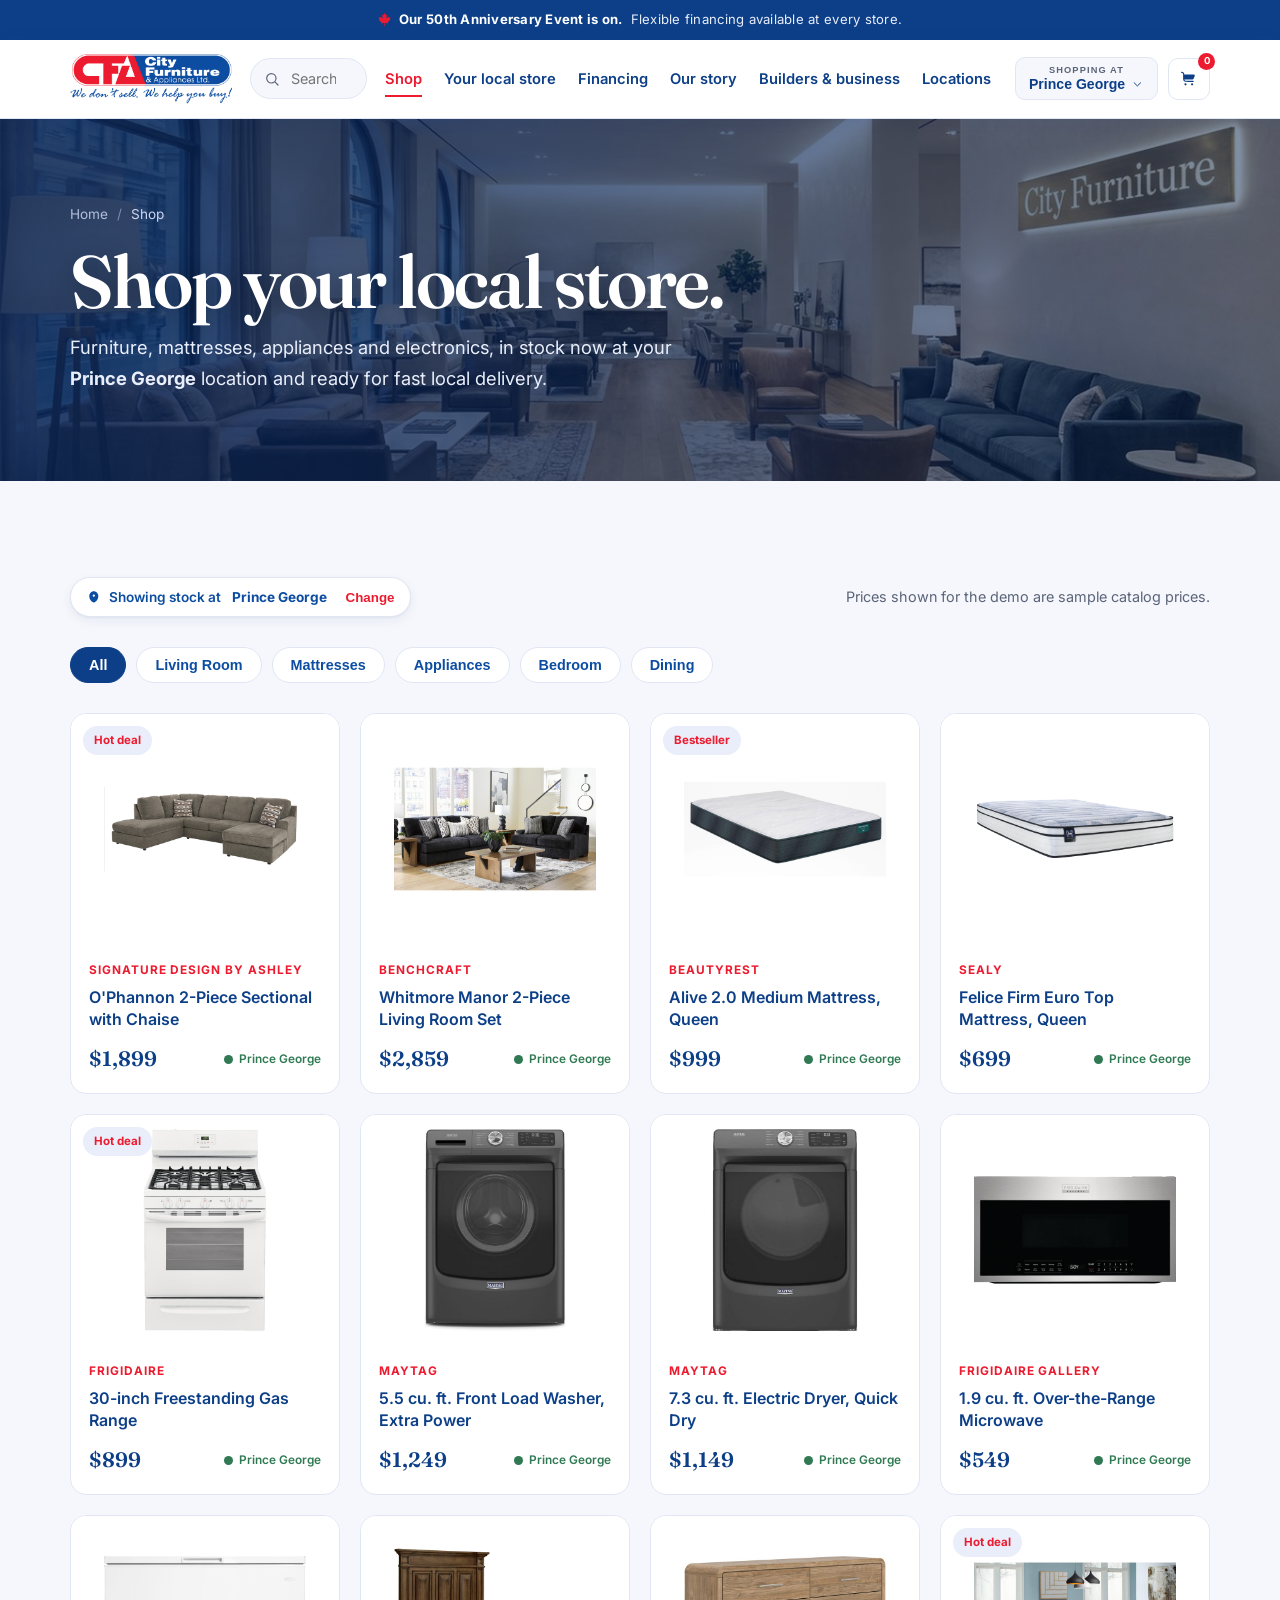
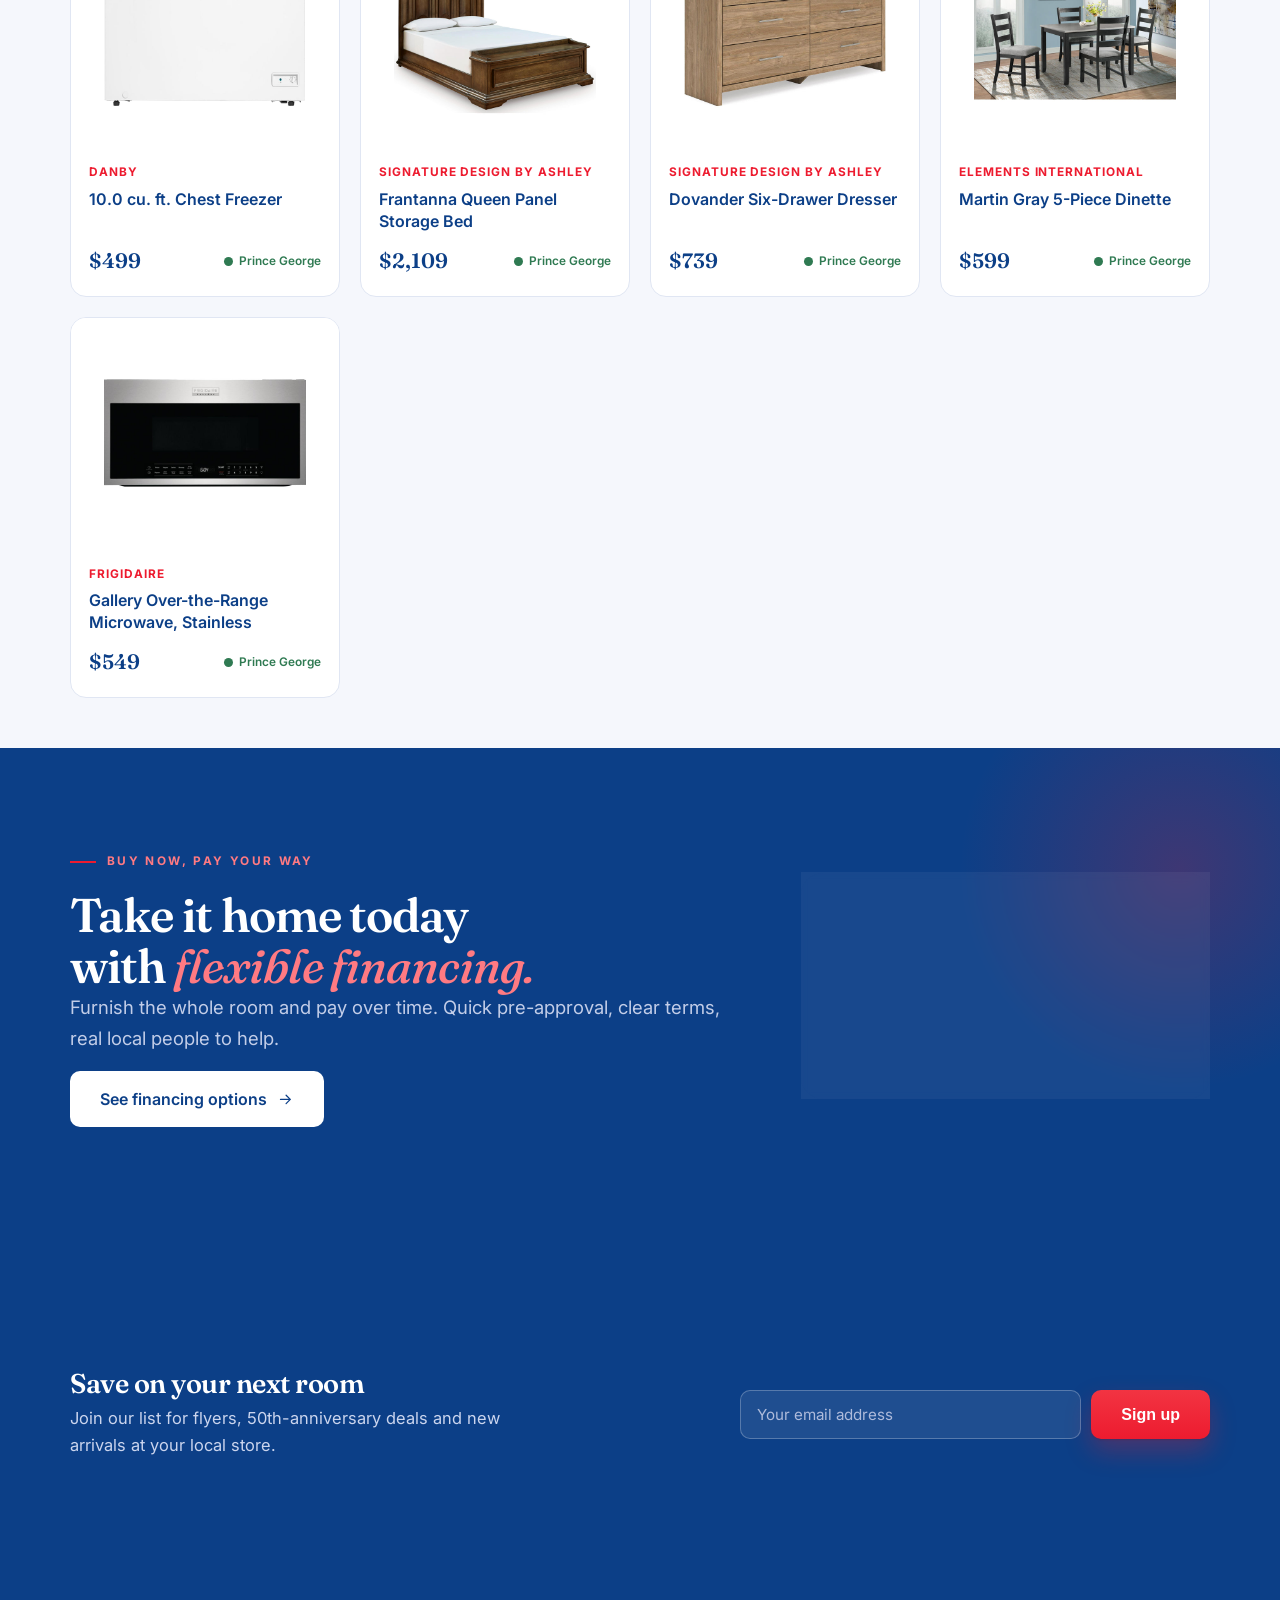
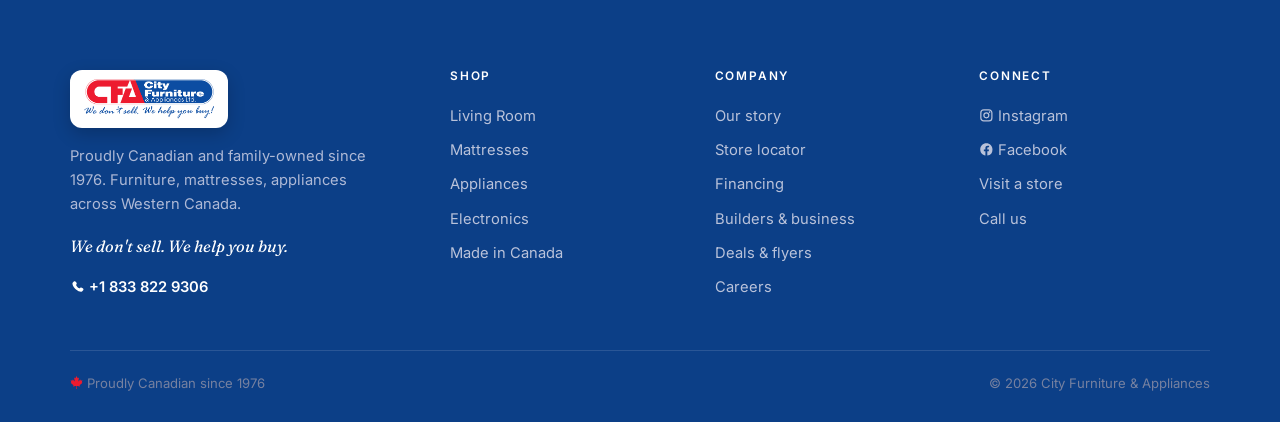
<file: shop.html>
<!DOCTYPE html>
<html lang="en">
<head>
<meta charset="UTF-8">
<meta name="viewport" content="width=device-width, initial-scale=1.0">
<title>Shop Furniture, Mattresses &amp; Appliances | City Furniture &amp; Appliances</title>
<meta name="description" content="Shop sofas, sectionals, mattresses, appliances, bedroom and dining at City Furniture & Appliances. Local stock, fast delivery and flexible financing across Western Canada.">
<meta name="robots" content="noindex,nofollow"><meta property="og:image" content="https://andrei170.github.io/city-furniture-site/assets/hero-store.jpg"><meta property="og:site_name" content="City Furniture &amp; Appliances"><meta name="twitter:card" content="summary_large_image"><meta name="theme-color" content="#0C4DA2">
<link rel="icon" href="data:image/svg+xml,%3Csvg xmlns='http://www.w3.org/2000/svg' viewBox='0 0 100 100'%3E%3Crect width='100' height='100' rx='22' fill='%23ed1b2f'/%3E%3Ctext x='50' y='64' font-family='Arial,sans-serif' font-size='32' font-weight='bold' fill='white' text-anchor='middle'%3ECFA%3C/text%3E%3C/svg%3E">
<link rel="preconnect" href="https://fonts.googleapis.com">
<link rel="preconnect" href="https://fonts.gstatic.com" crossorigin>
<link href="https://fonts.googleapis.com/css2?family=Fraunces:ital,opsz,wght@0,9..144,400;0,9..144,500;0,9..144,600;0,9..144,700;1,9..144,500;1,9..144,600&family=Inter:wght@400;500;600;700&display=swap" rel="stylesheet">
<link rel="stylesheet" href="assets/style.css"><link rel="canonical" href="https://andrei170.github.io/city-furniture-site/shop.html">
<script type="application/ld+json">{"@context":"https://schema.org","@graph":[{"@type":"BreadcrumbList","itemListElement":[{"@type":"ListItem","position":1,"name":"Home","item":"https://andrei170.github.io/city-furniture-site/"},{"@type":"ListItem","position":2,"name":"Shop","item":"https://andrei170.github.io/city-furniture-site/shop.html"}]},{"@type":"Product","name":"O'Phannon 2-Piece Sectional with Chaise","image":"https://andrei170.github.io/city-furniture-site/assets/products/sectional.jpg","brand":{"@type":"Brand","name":"Signature Design by Ashley"},"offers":{"@type":"Offer","price":"1899.00","priceCurrency":"CAD","availability":"https://schema.org/InStock","seller":{"@id":"https://andrei170.github.io/city-furniture-site/#org"}}},{"@type":"Product","name":"Whitmore Manor 2-Piece Living Room Set","image":"https://andrei170.github.io/city-furniture-site/assets/products/livingset.jpg","brand":{"@type":"Brand","name":"Benchcraft"},"offers":{"@type":"Offer","price":"2859.00","priceCurrency":"CAD","availability":"https://schema.org/InStock","seller":{"@id":"https://andrei170.github.io/city-furniture-site/#org"}}},{"@type":"Product","name":"Beautyrest Alive 2.0 Medium Mattress, Queen","image":"https://andrei170.github.io/city-furniture-site/assets/products/mattress-br.jpg","brand":{"@type":"Brand","name":"Beautyrest"},"offers":{"@type":"Offer","price":"999.00","priceCurrency":"CAD","availability":"https://schema.org/InStock","seller":{"@id":"https://andrei170.github.io/city-furniture-site/#org"}}},{"@type":"Product","name":"Sealy Felice Firm Euro Top Mattress, Queen","image":"https://andrei170.github.io/city-furniture-site/assets/products/mattress-sealy.jpg","brand":{"@type":"Brand","name":"Sealy"},"offers":{"@type":"Offer","price":"699.00","priceCurrency":"CAD","availability":"https://schema.org/InStock","seller":{"@id":"https://andrei170.github.io/city-furniture-site/#org"}}},{"@type":"Product","name":"30-inch Freestanding Gas Range","image":"https://andrei170.github.io/city-furniture-site/assets/products/range.jpg","brand":{"@type":"Brand","name":"Frigidaire"},"offers":{"@type":"Offer","price":"899.00","priceCurrency":"CAD","availability":"https://schema.org/InStock","seller":{"@id":"https://andrei170.github.io/city-furniture-site/#org"}}},{"@type":"Product","name":"5.5 cu. ft. Front Load Washer, Extra Power","image":"https://andrei170.github.io/city-furniture-site/assets/products/washer.jpg","brand":{"@type":"Brand","name":"Maytag"},"offers":{"@type":"Offer","price":"1249.00","priceCurrency":"CAD","availability":"https://schema.org/InStock","seller":{"@id":"https://andrei170.github.io/city-furniture-site/#org"}}},{"@type":"Product","name":"7.3 cu. ft. Electric Dryer, Quick Dry","image":"https://andrei170.github.io/city-furniture-site/assets/products/dryer.jpg","brand":{"@type":"Brand","name":"Maytag"},"offers":{"@type":"Offer","price":"1149.00","priceCurrency":"CAD","availability":"https://schema.org/InStock","seller":{"@id":"https://andrei170.github.io/city-furniture-site/#org"}}},{"@type":"Product","name":"1.9 cu. ft. Over-the-Range Microwave","image":"https://andrei170.github.io/city-furniture-site/assets/products/microwave.jpg","brand":{"@type":"Brand","name":"Frigidaire Gallery"},"offers":{"@type":"Offer","price":"549.00","priceCurrency":"CAD","availability":"https://schema.org/InStock","seller":{"@id":"https://andrei170.github.io/city-furniture-site/#org"}}},{"@type":"Product","name":"10.0 cu. ft. Chest Freezer","image":"https://andrei170.github.io/city-furniture-site/assets/products/freezer.jpg","brand":{"@type":"Brand","name":"Danby"},"offers":{"@type":"Offer","price":"499.00","priceCurrency":"CAD","availability":"https://schema.org/InStock","seller":{"@id":"https://andrei170.github.io/city-furniture-site/#org"}}},{"@type":"Product","name":"Frantanna Queen Panel Storage Bed","image":"https://andrei170.github.io/city-furniture-site/assets/products/storagebed.jpg","brand":{"@type":"Brand","name":"Signature Design by Ashley"},"offers":{"@type":"Offer","price":"2109.00","priceCurrency":"CAD","availability":"https://schema.org/InStock","seller":{"@id":"https://andrei170.github.io/city-furniture-site/#org"}}},{"@type":"Product","name":"Dovander Six-Drawer Dresser","image":"https://andrei170.github.io/city-furniture-site/assets/products/dresser.jpg","brand":{"@type":"Brand","name":"Signature Design by Ashley"},"offers":{"@type":"Offer","price":"739.00","priceCurrency":"CAD","availability":"https://schema.org/InStock","seller":{"@id":"https://andrei170.github.io/city-furniture-site/#org"}}},{"@type":"Product","name":"Martin Gray 5-Piece Dinette","image":"https://andrei170.github.io/city-furniture-site/assets/products/dinette.jpg","brand":{"@type":"Brand","name":"Elements International"},"offers":{"@type":"Offer","price":"599.00","priceCurrency":"CAD","availability":"https://schema.org/InStock","seller":{"@id":"https://andrei170.github.io/city-furniture-site/#org"}}}]}</script></head>
<body>
<a class="skip-link" href="#main">Skip to content</a>

<svg class="sprite" aria-hidden="true"><defs><symbol id="i-truck" viewBox="0 0 24 24"><path fill="currentColor" d="m9.564 8.73l.515 1.863c.485 1.755.727 2.633 1.44 3.032c.713.4 1.618.164 3.428-.306l1.92-.5c1.81-.47 2.715-.705 3.127-1.396c.412-.692.17-1.57-.316-3.325l-.514-1.862c-.485-1.756-.728-2.634-1.44-3.033c-.714-.4-1.619-.164-3.429.307l-1.92.498c-1.81.47-2.715.706-3.126 1.398c-.412.691-.17 1.569.315 3.324"/><path fill="currentColor" d="M2.277 5.247a.75.75 0 0 1 .924-.522l1.703.472A2.71 2.71 0 0 1 6.8 7.075l2.151 7.786l.158.547a2.96 2.96 0 0 1 1.522 1.267l.31-.096l8.87-2.305a.75.75 0 1 1 .378 1.452l-8.837 2.296l-.33.102c-.006 1.27-.883 2.432-2.21 2.776c-1.59.414-3.225-.502-3.651-2.044s.518-3.129 2.108-3.542q.119-.03.237-.052L5.354 7.474a1.21 1.21 0 0 0-.85-.831L2.8 6.17a.75.75 0 0 1-.523-.923"/></symbol><symbol id="i-shield" viewBox="0 0 24 24"><path fill="currentColor" fill-rule="evenodd" d="M3.378 5.082C3 5.62 3 7.22 3 10.417v1.574c0 5.638 4.239 8.375 6.899 9.536c.721.315 1.082.473 2.101.473c1.02 0 1.38-.158 2.101-.473C16.761 20.365 21 17.63 21 11.991v-1.574c0-3.198 0-4.797-.378-5.335c-.377-.537-1.88-1.052-4.887-2.081l-.573-.196C13.595 2.268 12.812 2 12 2s-1.595.268-3.162.805L8.265 3c-3.007 1.03-4.51 1.545-4.887 2.082M15.06 10.5a.75.75 0 0 0-1.12-.999l-3.011 3.374l-.87-.974a.75.75 0 0 0-1.118 1l1.428 1.6a.75.75 0 0 0 1.119 0z" clip-rule="evenodd"/></symbol><symbol id="i-card" viewBox="0 0 24 24"><defs><mask id="SVGBcZ8Eejn"><g fill="none"><path fill="#fff" d="M14 4h-4C6.229 4 4.343 4 3.172 5.172c-.844.843-1.08 2.057-1.146 4.078h19.948c-.066-2.021-.302-3.235-1.146-4.078C19.657 4 17.771 4 14 4m-4 16h4c3.771 0 5.657 0 6.828-1.172S22 15.771 22 12q0-.662-.002-1.25H2.002Q1.999 11.338 2 12c0 3.771 0 5.657 1.172 6.828S6.229 20 10 20"/><path fill="#000" fill-rule="evenodd" d="M5.25 16a.75.75 0 0 1 .75-.75h4a.75.75 0 0 1 0 1.5H6a.75.75 0 0 1-.75-.75m6.5 0a.75.75 0 0 1 .75-.75H14a.75.75 0 0 1 0 1.5h-1.5a.75.75 0 0 1-.75-.75" clip-rule="evenodd"/></g></mask></defs><path fill="currentColor" d="M0 0h24v24H0z" mask="url(#SVGBcZ8Eejn)"/></symbol><symbol id="i-gift" viewBox="0 0 24 24"><path fill="currentColor" d="M11.25 2c-4.219.004-6.401.08-7.786 1.464C2.08 4.85 2.004 7.031 2 11.25h4.914a4 4 0 0 1-.757-1.528C5.62 7.57 7.57 5.62 9.722 6.157c.572.143 1.09.406 1.528.757zM2 12.75c.004 4.218.08 6.4 1.464 7.785C4.85 21.92 7.031 21.995 11.25 22v-7.877A4.75 4.75 0 0 1 7 16.75a.75.75 0 0 1 0-1.5a3.25 3.25 0 0 0 3.163-2.5zM12.75 22c4.218-.005 6.4-.08 7.785-1.465c1.385-1.384 1.46-3.567 1.465-7.785h-8.163A3.25 3.25 0 0 0 17 15.25a.75.75 0 0 1 0 1.5a4.75 4.75 0 0 1-4.25-2.627zM22 11.25c-.005-4.219-.08-6.401-1.465-7.786C19.151 2.08 16.968 2.004 12.75 2v4.914a4 4 0 0 1 1.527-.757c2.153-.538 4.104 1.412 3.565 3.565a4 4 0 0 1-.756 1.528z"/><path fill="currentColor" d="M9.358 7.613a2.5 2.5 0 0 1 1.892 2.422v1.215h-1.215a2.5 2.5 0 0 1-2.422-1.892a1.44 1.44 0 0 1 1.745-1.745m3.392 2.422v1.215h1.215c1.145 0 2.144-.78 2.422-1.892a1.44 1.44 0 0 0-1.746-1.745a2.5 2.5 0 0 0-1.891 2.422"/></symbol><symbol id="i-star" viewBox="0 0 24 24"><path fill="currentColor" d="M9.153 5.408C10.42 3.136 11.053 2 12 2s1.58 1.136 2.847 3.408l.328.588c.36.646.54.969.82 1.182s.63.292 1.33.45l.636.144c2.46.557 3.689.835 3.982 1.776c.292.94-.546 1.921-2.223 3.882l-.434.507c-.476.557-.715.836-.822 1.18c-.107.345-.071.717.001 1.46l.066.677c.253 2.617.38 3.925-.386 4.506s-1.918.051-4.22-1.009l-.597-.274c-.654-.302-.981-.452-1.328-.452s-.674.15-1.328.452l-.596.274c-2.303 1.06-3.455 1.59-4.22 1.01c-.767-.582-.64-1.89-.387-4.507l.066-.676c.072-.744.108-1.116 0-1.46c-.106-.345-.345-.624-.821-1.18l-.434-.508c-1.677-1.96-2.515-2.941-2.223-3.882S3.58 8.328 6.04 7.772l.636-.144c.699-.158 1.048-.237 1.329-.45s.46-.536.82-1.182z"/></symbol><symbol id="i-heart" viewBox="0 0 24 24"><path fill="currentColor" d="M2 9.137C2 14 6.02 16.591 8.962 18.911C10 19.729 11 20.5 12 20.5s2-.77 3.038-1.59C17.981 16.592 22 14 22 9.138S16.5.825 12 5.501C7.5.825 2 4.274 2 9.137"/></symbol><symbol id="i-flag" viewBox="0 0 24 24"><path fill="currentColor" d="M5.75 1a.75.75 0 0 1 .75.75V3.6l1.72-.344a8.7 8.7 0 0 1 4.925.452l.204.081a8 8 0 0 0 4.91.334a1.2 1.2 0 0 1 1.491 1.164v7.367c0 .644-.439 1.206-1.064 1.362l-.214.053a8.68 8.68 0 0 1-5.327-.361a8.7 8.7 0 0 0-4.924-.452L6.5 13.6v8.15a.75.75 0 0 1-1.5 0v-20A.75.75 0 0 1 5.75 1"/></symbol><symbol id="i-home" viewBox="0 0 24 24"><path fill="currentColor" fill-rule="evenodd" d="M2.52 7.823C2 8.77 2 9.915 2 12.203v1.522c0 3.9 0 5.851 1.172 7.063S6.229 22 10 22h4c3.771 0 5.657 0 6.828-1.212S22 17.626 22 13.725v-1.521c0-2.289 0-3.433-.52-4.381c-.518-.949-1.467-1.537-3.364-2.715l-2-1.241C14.111 2.622 13.108 2 12 2s-2.11.622-4.116 1.867l-2 1.241C3.987 6.286 3.038 6.874 2.519 7.823m6.927 7.575a.75.75 0 1 0-.894 1.204A5.77 5.77 0 0 0 12 17.75a5.77 5.77 0 0 0 3.447-1.148a.75.75 0 1 0-.894-1.204A4.27 4.27 0 0 1 12 16.25a4.27 4.27 0 0 1-2.553-.852" clip-rule="evenodd"/></symbol><symbol id="i-building" viewBox="0 0 24 24"><path fill="currentColor" fill-rule="evenodd" d="M21.25 8.5c0-1.404 0-2.107-.337-2.611a2 2 0 0 0-.552-.552c-.441-.295-1.034-.332-2.115-.336q.005.438.004.91V7.25h1a.75.75 0 0 1 0 1.5h-1v1.5h1a.75.75 0 0 1 0 1.5h-1v1.5h1a.75.75 0 0 1 0 1.5h-1v6.5h-1.5V6c0-1.886 0-2.828-.586-3.414S14.636 2 12.75 2h-2c-1.886 0-2.828 0-3.414.586S6.75 4.114 6.75 6v15.25h-1.5v-6.5h-1a.75.75 0 0 1 0-1.5h1v-1.5h-1a.75.75 0 0 1 0-1.5h1v-1.5h-1a.75.75 0 0 1 0-1.5h1V5.91q-.001-.47.004-.91c-1.081.005-1.674.042-2.115.337a2 2 0 0 0-.552.552C2.25 6.393 2.25 7.096 2.25 8.5v12.75h-.5a.75.75 0 0 0 0 1.5h20a.75.75 0 0 0 0-1.5h-.5zM9 11.75a.75.75 0 0 1 .75-.75h4a.75.75 0 0 1 0 1.5h-4a.75.75 0 0 1-.75-.75m0 3a.75.75 0 0 1 .75-.75h4a.75.75 0 0 1 0 1.5h-4a.75.75 0 0 1-.75-.75m2.75 3.5a.75.75 0 0 1 .75.75v2.25H11V19a.75.75 0 0 1 .75-.75M9 6.25a.75.75 0 0 1 .75-.75h4a.75.75 0 0 1 0 1.5h-4A.75.75 0 0 1 9 6.25m0 3a.75.75 0 0 1 .75-.75h4a.75.75 0 0 1 0 1.5h-4A.75.75 0 0 1 9 9.25" clip-rule="evenodd"/></symbol><symbol id="i-users" viewBox="0 0 24 24"><circle cx="9.001" cy="6" r="4" fill="currentColor"/><ellipse cx="9.001" cy="17.001" fill="currentColor" rx="7" ry="4"/><path fill="currentColor" d="M21 17c0 1.657-2.036 3-4.521 3c.732-.8 1.236-1.805 1.236-2.998c0-1.195-.505-2.2-1.239-3.001C18.962 14 21 15.344 21 17M18 6a3 3 0 0 1-4.029 2.82A5.7 5.7 0 0 0 14.714 6c0-1.025-.27-1.987-.742-2.819A3 3 0 0 1 18 6.001"/></symbol><symbol id="i-pin" viewBox="0 0 24 24"><path fill="currentColor" fill-rule="evenodd" d="M12 2c-4.418 0-8 4.003-8 8.5c0 4.462 2.553 9.312 6.537 11.174a3.45 3.45 0 0 0 2.926 0C17.447 19.812 20 14.962 20 10.5C20 6.003 16.418 2 12 2m0 10a2 2 0 1 0 0-4a2 2 0 0 0 0 4" clip-rule="evenodd"/></symbol><symbol id="i-phone" viewBox="0 0 24 24"><path fill="currentColor" d="m16.556 12.906l-.455.453s-1.083 1.076-4.038-1.862s-1.872-4.014-1.872-4.014l.286-.286c.707-.702.774-1.83.157-2.654L9.374 2.86C8.61 1.84 7.135 1.705 6.26 2.575l-1.57 1.56c-.433.432-.723.99-.688 1.61c.09 1.587.808 5 4.812 8.982c4.247 4.222 8.232 4.39 9.861 4.238c.516-.048.964-.31 1.325-.67l1.42-1.412c.96-.953.69-2.588-.538-3.255l-1.91-1.039c-.806-.437-1.787-.309-2.417.317"/></symbol><symbol id="i-clock" viewBox="0 0 24 24"><defs><mask id="SVGnNgsclOC"><g fill="none"><path fill="#fff" d="M22 12c0 5.523-4.477 10-10 10S2 17.523 2 12S6.477 2 12 2s10 4.477 10 10"/><path fill="#000" fill-rule="evenodd" d="M12 7.25a.75.75 0 0 1 .75.75v3.69l2.28 2.28a.75.75 0 1 1-1.06 1.06l-2.5-2.5a.75.75 0 0 1-.22-.53V8a.75.75 0 0 1 .75-.75" clip-rule="evenodd"/></g></mask></defs><path fill="currentColor" d="M0 0h24v24H0z" mask="url(#SVGnNgsclOC)"/></symbol><symbol id="i-tag" viewBox="0 0 24 24"><path fill="currentColor" fill-rule="evenodd" d="M2.123 12.816c.287 1.003 1.06 1.775 2.605 3.32l1.83 1.83C9.248 20.657 10.592 22 12.262 22c1.671 0 3.015-1.344 5.704-4.033c2.69-2.69 4.034-4.034 4.034-5.705c0-1.67-1.344-3.015-4.033-5.704l-1.83-1.83c-1.546-1.545-2.318-2.318-3.321-2.605c-1.003-.288-2.068-.042-4.197.45l-1.228.283c-1.792.413-2.688.62-3.302 1.233S3.27 5.6 2.856 7.391l-.284 1.228c-.491 2.13-.737 3.194-.45 4.197m8-5.545a2.017 2.017 0 1 1-2.852 2.852a2.017 2.017 0 0 1 2.852-2.852m8.928 4.78l-6.979 6.98a.75.75 0 0 1-1.06-1.061l6.978-6.98a.75.75 0 0 1 1.061 1.061" clip-rule="evenodd"/></symbol><symbol id="i-cart" viewBox="0 0 24 24"><path fill="currentColor" d="M2.237 2.288a.75.75 0 1 0-.474 1.423l.265.089c.676.225 1.124.376 1.453.529c.312.145.447.262.533.382s.155.284.194.626c.041.361.042.833.042 1.546v2.672c0 1.367 0 2.47.117 3.337c.12.9.38 1.658.982 2.26c.601.602 1.36.86 2.26.981c.866.117 1.969.117 3.336.117H18a.75.75 0 0 0 0-1.5h-7c-1.435 0-2.436-.002-3.192-.103c-.733-.099-1.122-.28-1.399-.556c-.235-.235-.4-.551-.506-1.091h10.12c.959 0 1.438 0 1.814-.248s.565-.688.943-1.57l.428-1c.81-1.89 1.215-2.834.77-3.508S18.506 6 16.45 6H5.745a9 9 0 0 0-.047-.833c-.055-.485-.176-.93-.467-1.333c-.291-.404-.675-.66-1.117-.865c-.417-.194-.946-.37-1.572-.58zM7.5 18a1.5 1.5 0 1 1 0 3a1.5 1.5 0 0 1 0-3m9 0a1.5 1.5 0 1 1 0 3a1.5 1.5 0 0 1 0-3"/></symbol><symbol id="i-ig" viewBox="0 0 24 24"><path fill="currentColor" d="M7.8 2h8.4C19.4 2 22 4.6 22 7.8v8.4a5.8 5.8 0 0 1-5.8 5.8H7.8C4.6 22 2 19.4 2 16.2V7.8A5.8 5.8 0 0 1 7.8 2m-.2 2A3.6 3.6 0 0 0 4 7.6v8.8C4 18.39 5.61 20 7.6 20h8.8a3.6 3.6 0 0 0 3.6-3.6V7.6C20 5.61 18.39 4 16.4 4zm9.65 1.5a1.25 1.25 0 0 1 1.25 1.25A1.25 1.25 0 0 1 17.25 8A1.25 1.25 0 0 1 16 6.75a1.25 1.25 0 0 1 1.25-1.25M12 7a5 5 0 0 1 5 5a5 5 0 0 1-5 5a5 5 0 0 1-5-5a5 5 0 0 1 5-5m0 2a3 3 0 0 0-3 3a3 3 0 0 0 3 3a3 3 0 0 0 3-3a3 3 0 0 0-3-3"/></symbol><symbol id="i-fb" viewBox="0 0 24 24"><path fill="currentColor" d="M12 2.04c-5.5 0-10 4.49-10 10.02c0 5 3.66 9.15 8.44 9.9v-7H7.9v-2.9h2.54V9.85c0-2.51 1.49-3.89 3.78-3.89c1.09 0 2.23.19 2.23.19v2.47h-1.26c-1.24 0-1.63.77-1.63 1.56v1.88h2.78l-.45 2.9h-2.33v7a10 10 0 0 0 8.44-9.9c0-5.53-4.5-10.02-10-10.02"/></symbol><symbol id="i-leaf" viewBox="0 0 512 512"><path d="M383.8 351.7c2.5-2.5 105.2-92.4 105.2-92.4l-17.5-7.5c-10-4.9-7.4-11.5-5-17.4 2.4-7.6 20.1-67.3 20.1-67.3s-47.7 10-57.7 12.5c-7.5 2.4-10-2.5-12.5-7.5s-15-32.4-15-32.4-52.6 59.9-55.1 62.3c-10 7.5-20.1 0-17.6-10 0-10 27.6-129.6 27.6-129.6s-30.1 17.4-40.1 22.4c-7.5 5-12.6 5-17.6-5C293.5 72.3 255.9 0 255.9 0s-37.5 72.3-42.5 79.8c-5 10-10 10-17.6 5-10-5-40.1-22.4-40.1-22.4S183.3 182 183.3 192c2.5 10-7.5 17.5-17.6 10-2.5-2.5-55.1-62.3-55.1-62.3S98.1 167 95.6 172s-5 9.9-12.5 7.5C73 177 25.4 167 25.4 167s17.6 59.7 20.1 67.3c2.4 6 5 12.5-5 17.4L23 259.3s102.6 89.9 105.2 92.4c5.1 5 10 7.5 5.1 22.5-5.1 15-10.1 35.1-10.1 35.1s95.2-20.1 105.3-22.6c8.7-.9 18.3 2.5 18.3 12.5S241 512 241 512h30s-5.8-102.7-5.8-112.8 9.5-13.4 18.4-12.5c10 2.5 105.2 22.6 105.2 22.6s-5-20.1-10-35.1 0-17.5 5-22.5z"/></symbol><symbol id="i-arrow" viewBox="0 0 24 24"><path d="M5 12h14M13 6l6 6-6 6"/></symbol><symbol id="i-arrow-ur" viewBox="0 0 24 24"><path d="M7 17L17 7M9 7h8v8"/></symbol><symbol id="i-chev" viewBox="0 0 24 24"><path d="M6 9l6 6 6-6"/></symbol><symbol id="i-check" viewBox="0 0 24 24"><path d="M5 12l5 5 9-11"/></symbol><symbol id="i-plus" viewBox="0 0 24 24"><path d="M12 5v14M5 12h14"/></symbol><symbol id="i-search" viewBox="0 0 24 24"><circle cx="11" cy="11" r="7"/><path d="M21 21l-4.3-4.3"/></symbol></defs></svg>

<div class="anno"><svg class="ic ic-fill maple"><use href="#i-leaf"></use></svg> <b>Our 50th Anniversary Event is on.</b> Flexible financing available at every store.</div>

<nav class="bar" id="nav" data-overhero="1">
  <div class="wrap nav-inner">
    <a href="index.html" class="brand"><img src="assets/cfa-logo.png" alt="City Furniture &amp; Appliances" class="brand-logo"></a><form class="nav-search" onsubmit="return false"><svg class="ic ic-line si"><use href="#i-search"></use></svg><input type="search" placeholder="Search furniture, mattresses, appliances" aria-label="Search"></form>
    <div class="nav-links">
      <a href="shop.html" class="active">Shop</a>
      <a href="index.html#local">Your local store</a>
      <a href="financing.html">Financing</a>
      <a href="story.html">Our story</a>
      <a href="business.html">Builders &amp; business</a>
      <a href="locations.html">Locations</a>
    </div>
    <div class="nav-right">
      <button class="store-btn" id="storeBtn"><span><span class="lbl">Shopping at</span><span class="val"><span id="storeBtnCity">Prince George</span> <svg class="ic ic-line"><use href="#i-chev"></use></svg></span></span></button>
      <a href="#" class="icon-btn" data-demo aria-label="Cart"><svg class="ic"><use href="#i-cart"></use></svg><span class="badge">0</span></a><button class="menu-btn" id="menuBtn" aria-label="Menu">&#9776;</button>
    </div>
  </div>
</nav>
<div class="mobile-menu" id="mobileMenu">
  <div class="top"><img src="assets/cfa-logo.png" alt="City Furniture &amp; Appliances"><button class="close" id="menuClose" aria-label="Close">&times;</button></div>
  <a href="shop.html">Shop</a><a href="financing.html">Financing</a><a href="story.html">Our story</a><a href="business.html">Builders &amp; business</a><a href="locations.html">Locations</a><a href="deals.html">Deals</a><a href="careers.html">Careers</a><a href="tel:+18338229306">Call +1 833 822 9306</a>
</div>

<header class="subhero" id="main">
  <div class="bg" style="background-image:url('assets/showroom.jpg')"></div>
  <div class="scrim"></div>
  <div class="wrap">
    <div class="crumb"><a href="index.html">Home</a><span class="sep">/</span><span>Shop</span></div>
    <h1>Shop your local store.</h1>
    <p>Furniture, mattresses, appliances and electronics, in stock now at your <b class="storeCity">Prince George</b> location and ready for fast local delivery.</p>
  </div>
</header>

<section style="padding-bottom:50px">
  <div class="wrap">
    <div style="display:flex;align-items:center;justify-content:space-between;gap:16px;flex-wrap:wrap">
      <div class="pill"><svg class="ic"><use href="#i-pin"></use></svg> Showing stock at <b>&nbsp;<span class="storeCity">Prince George</span></b> &nbsp; <button id="panelSwitch" style="background:none;border:none;color:var(--accent);font-weight:700;cursor:pointer">Change</button></div>
      <span style="color:var(--muted);font-size:.9rem">Prices shown for the demo are sample catalog prices.</span>
    </div>
    <div class="filterbar">
      <button class="chip on" data-filter="all">All</button>
      <button class="chip" data-filter="living">Living Room</button>
      <button class="chip" data-filter="mattress">Mattresses</button>
      <button class="chip" data-filter="appliance">Appliances</button>
      <button class="chip" data-filter="bedroom">Bedroom</button>
      <button class="chip" data-filter="dining">Dining</button>
    </div>

    <div class="prodgrid">
      <div class="prod rv" data-cat="living"><div class="ph"><span class="tag">Hot deal</span><img loading="lazy" decoding="async" src="assets/products/sectional.jpg" alt="Sectional"></div><div class="body"><div class="br">Signature Design by Ashley</div><div class="nm">O'Phannon 2-Piece Sectional with Chaise</div><div class="btm"><span class="pr">$1,899</span><span class="stk storeStk"><span class="dotpulse"></span> Prince George</span></div></div></div>
      <div class="prod rv" data-cat="living"><div class="ph"><img loading="lazy" decoding="async" src="assets/products/livingset.jpg" alt="Living room set"></div><div class="body"><div class="br">Benchcraft</div><div class="nm">Whitmore Manor 2-Piece Living Room Set</div><div class="btm"><span class="pr">$2,859</span><span class="stk storeStk"><span class="dotpulse"></span> Prince George</span></div></div></div>
      <div class="prod rv" data-cat="mattress"><div class="ph"><span class="tag">Bestseller</span><img loading="lazy" decoding="async" src="assets/products/mattress-br.jpg" alt="Mattress"></div><div class="body"><div class="br">Beautyrest</div><div class="nm">Alive 2.0 Medium Mattress, Queen</div><div class="btm"><span class="pr">$999</span><span class="stk storeStk"><span class="dotpulse"></span> Prince George</span></div></div></div>
      <div class="prod rv" data-cat="mattress"><div class="ph"><img loading="lazy" decoding="async" src="assets/products/mattress-sealy.jpg" alt="Mattress"></div><div class="body"><div class="br">Sealy</div><div class="nm">Felice Firm Euro Top Mattress, Queen</div><div class="btm"><span class="pr">$699</span><span class="stk storeStk"><span class="dotpulse"></span> Prince George</span></div></div></div>
      <div class="prod rv" data-cat="appliance"><div class="ph"><span class="tag">Hot deal</span><img loading="lazy" decoding="async" src="assets/products/range.jpg" alt="Gas range"></div><div class="body"><div class="br">Frigidaire</div><div class="nm">30-inch Freestanding Gas Range</div><div class="btm"><span class="pr">$899</span><span class="stk storeStk"><span class="dotpulse"></span> Prince George</span></div></div></div>
      <div class="prod rv" data-cat="appliance"><div class="ph"><img loading="lazy" decoding="async" src="assets/products/washer.jpg" alt="Washer"></div><div class="body"><div class="br">Maytag</div><div class="nm">5.5 cu. ft. Front Load Washer, Extra Power</div><div class="btm"><span class="pr">$1,249</span><span class="stk storeStk"><span class="dotpulse"></span> Prince George</span></div></div></div>
      <div class="prod rv" data-cat="appliance"><div class="ph"><img loading="lazy" decoding="async" src="assets/products/dryer.jpg" alt="Dryer"></div><div class="body"><div class="br">Maytag</div><div class="nm">7.3 cu. ft. Electric Dryer, Quick Dry</div><div class="btm"><span class="pr">$1,149</span><span class="stk storeStk"><span class="dotpulse"></span> Prince George</span></div></div></div>
      <div class="prod rv" data-cat="appliance"><div class="ph"><img loading="lazy" decoding="async" src="assets/products/microwave.jpg" alt="Microwave"></div><div class="body"><div class="br">Frigidaire Gallery</div><div class="nm">1.9 cu. ft. Over-the-Range Microwave</div><div class="btm"><span class="pr">$549</span><span class="stk storeStk"><span class="dotpulse"></span> Prince George</span></div></div></div>
      <div class="prod rv" data-cat="appliance"><div class="ph"><img loading="lazy" decoding="async" src="assets/products/freezer.jpg" alt="Freezer"></div><div class="body"><div class="br">Danby</div><div class="nm">10.0 cu. ft. Chest Freezer</div><div class="btm"><span class="pr">$499</span><span class="stk storeStk"><span class="dotpulse"></span> Prince George</span></div></div></div>
      <div class="prod rv" data-cat="bedroom"><div class="ph"><img loading="lazy" decoding="async" src="assets/products/storagebed.jpg" alt="Storage bed"></div><div class="body"><div class="br">Signature Design by Ashley</div><div class="nm">Frantanna Queen Panel Storage Bed</div><div class="btm"><span class="pr">$2,109</span><span class="stk storeStk"><span class="dotpulse"></span> Prince George</span></div></div></div>
      <div class="prod rv" data-cat="bedroom"><div class="ph"><img loading="lazy" decoding="async" src="assets/products/dresser.jpg" alt="Dresser"></div><div class="body"><div class="br">Signature Design by Ashley</div><div class="nm">Dovander Six-Drawer Dresser</div><div class="btm"><span class="pr">$739</span><span class="stk storeStk"><span class="dotpulse"></span> Prince George</span></div></div></div>
      <div class="prod rv" data-cat="dining"><div class="ph"><span class="tag">Hot deal</span><img loading="lazy" decoding="async" src="assets/products/dinette.jpg" alt="Dinette"></div><div class="body"><div class="br">Elements International</div><div class="nm">Martin Gray 5-Piece Dinette</div><div class="btm"><span class="pr">$599</span><span class="stk storeStk"><span class="dotpulse"></span> Prince George</span></div></div></div>
      <div class="prod rv" data-cat="appliance"><div class="ph"><img loading="lazy" decoding="async" src="assets/products/microwave.jpg" alt="Microwave"></div><div class="body"><div class="br">Frigidaire</div><div class="nm">Gallery Over-the-Range Microwave, Stainless</div><div class="btm"><span class="pr">$549</span><span class="stk storeStk"><span class="dotpulse"></span> Prince George</span></div></div></div>
    </div>
  </div>
</section>

<section class="fin">
  <div class="wrap">
    <div>
      <div class="kicker" style="color:var(--gold)">Buy now, pay your way</div>
      <h2>Take it home today with <em>flexible financing.</em></h2>
      <p class="lead">Furnish the whole room and pay over time. Quick pre-approval, clear terms, real local people to help.</p>
      <a href="financing.html" class="btn btn-on-dark">See financing options <svg class="ic ic-line"><use href="#i-arrow"></use></svg></a>
    </div>
    <div class="fin-card rv"><div class="lbl">Approval time</div><div class="big">Minutes</div><p style="margin:14px 0 0;color:#cbd5ee">Find out what you qualify for before you visit.</p></div>
  </div>
</section>

<section class="newsletter"><div class="wrap"><div class="nl-inner"><div><h3>Save on your next room</h3><p>Join our list for flyers, 50th-anniversary deals and new arrivals at your local store.</p></div><form class="nl-form" onsubmit="return false"><input type="email" placeholder="Your email address" aria-label="Email"><button class="btn">Sign up</button></form></div></div></section>
<footer>
  <div class="wrap">
    <div class="foot-grid">
      <div class="foot-brand"><img class="foot-logo" src="assets/cfa-logo.png" alt="City Furniture &amp; Appliances"><p style="color:#aeb9d6;max-width:34ch">Proudly Canadian and family-owned since 1976. Furniture, mattresses, appliances across Western Canada.</p><p style="margin-top:9px;font-family:'Fraunces',serif;font-style:italic;color:#fff;font-size:1.02rem">We don't sell. We help you buy.</p><p style="margin-top:12px"><a href="tel:+18338229306" style="display:inline;color:#fff;font-weight:600"><svg class="ic"><use href="#i-phone"></use></svg> +1 833 822 9306</a></p></div>
      <div><h4>Shop</h4><a href="shop.html">Living Room</a><a href="shop.html">Mattresses</a><a href="shop.html">Appliances</a><a href="shop.html">Electronics</a><a href="shop.html">Made in Canada</a></div>
      <div><h4>Company</h4><a href="story.html">Our story</a><a href="locations.html">Store locator</a><a href="financing.html">Financing</a><a href="business.html">Builders &amp; business</a><a href="deals.html">Deals &amp; flyers</a><a href="careers.html">Careers</a></div>
      <div><h4>Connect</h4><a href="#" data-demo><svg class="ic"><use href="#i-ig"></use></svg> Instagram</a><a href="#" data-demo><svg class="ic ic-fill"><use href="#i-fb"></use></svg> Facebook</a><a href="locations.html">Visit a store</a><a href="tel:+18338229306">Call us</a></div>
    </div>
    <div class="foot-bottom"><span><svg class="ic ic-fill maple"><use href="#i-leaf"></use></svg> Proudly Canadian since 1976</span><span>&copy; 2026 City Furniture &amp; Appliances</span></div>
  </div>
</footer>

<div class="modal" id="storeModal"><div class="modal-card"><button class="modal-x" id="modalX" aria-label="Close">&times;</button><h3>Choose your store</h3><div class="sub">Pick your nearest location to see local stock and delivery.</div><div class="ms-list" id="msList"></div></div></div>

<script src="assets/app.js"></script>
</body>
</html>
</file>
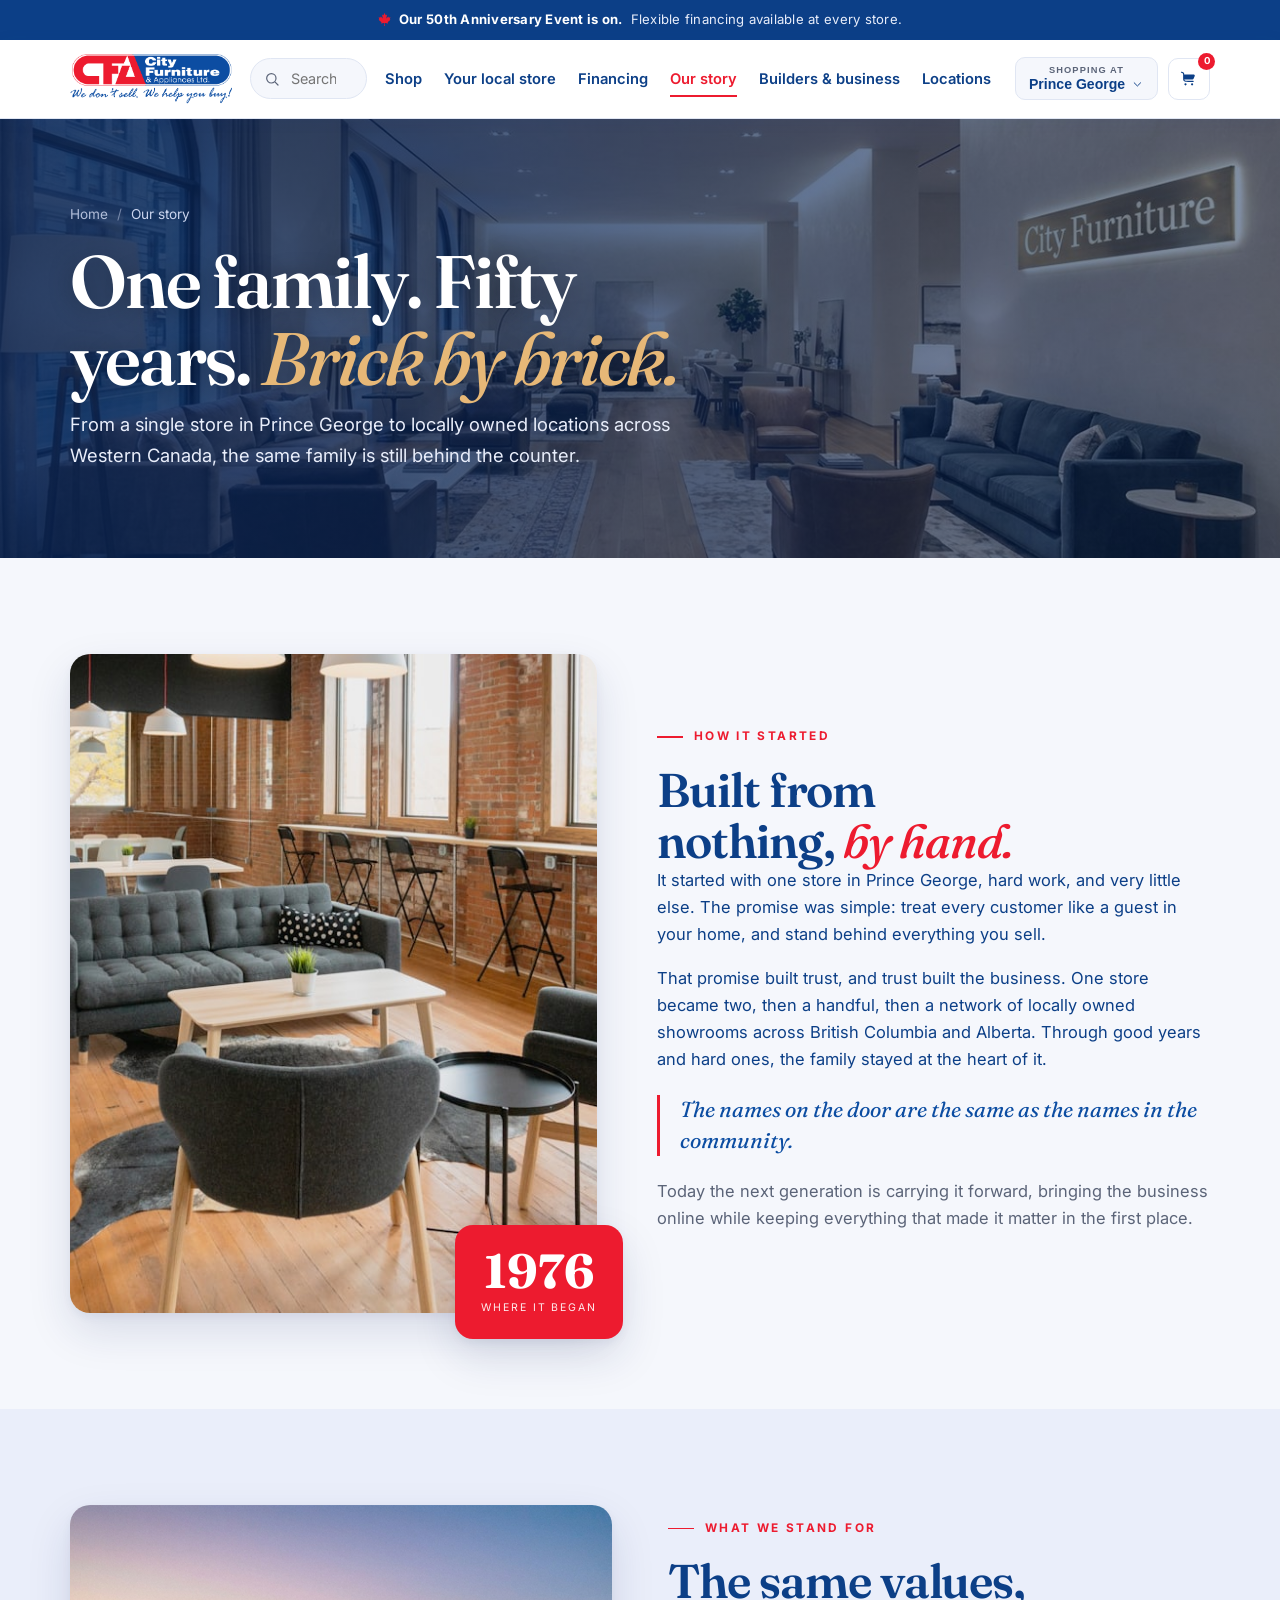
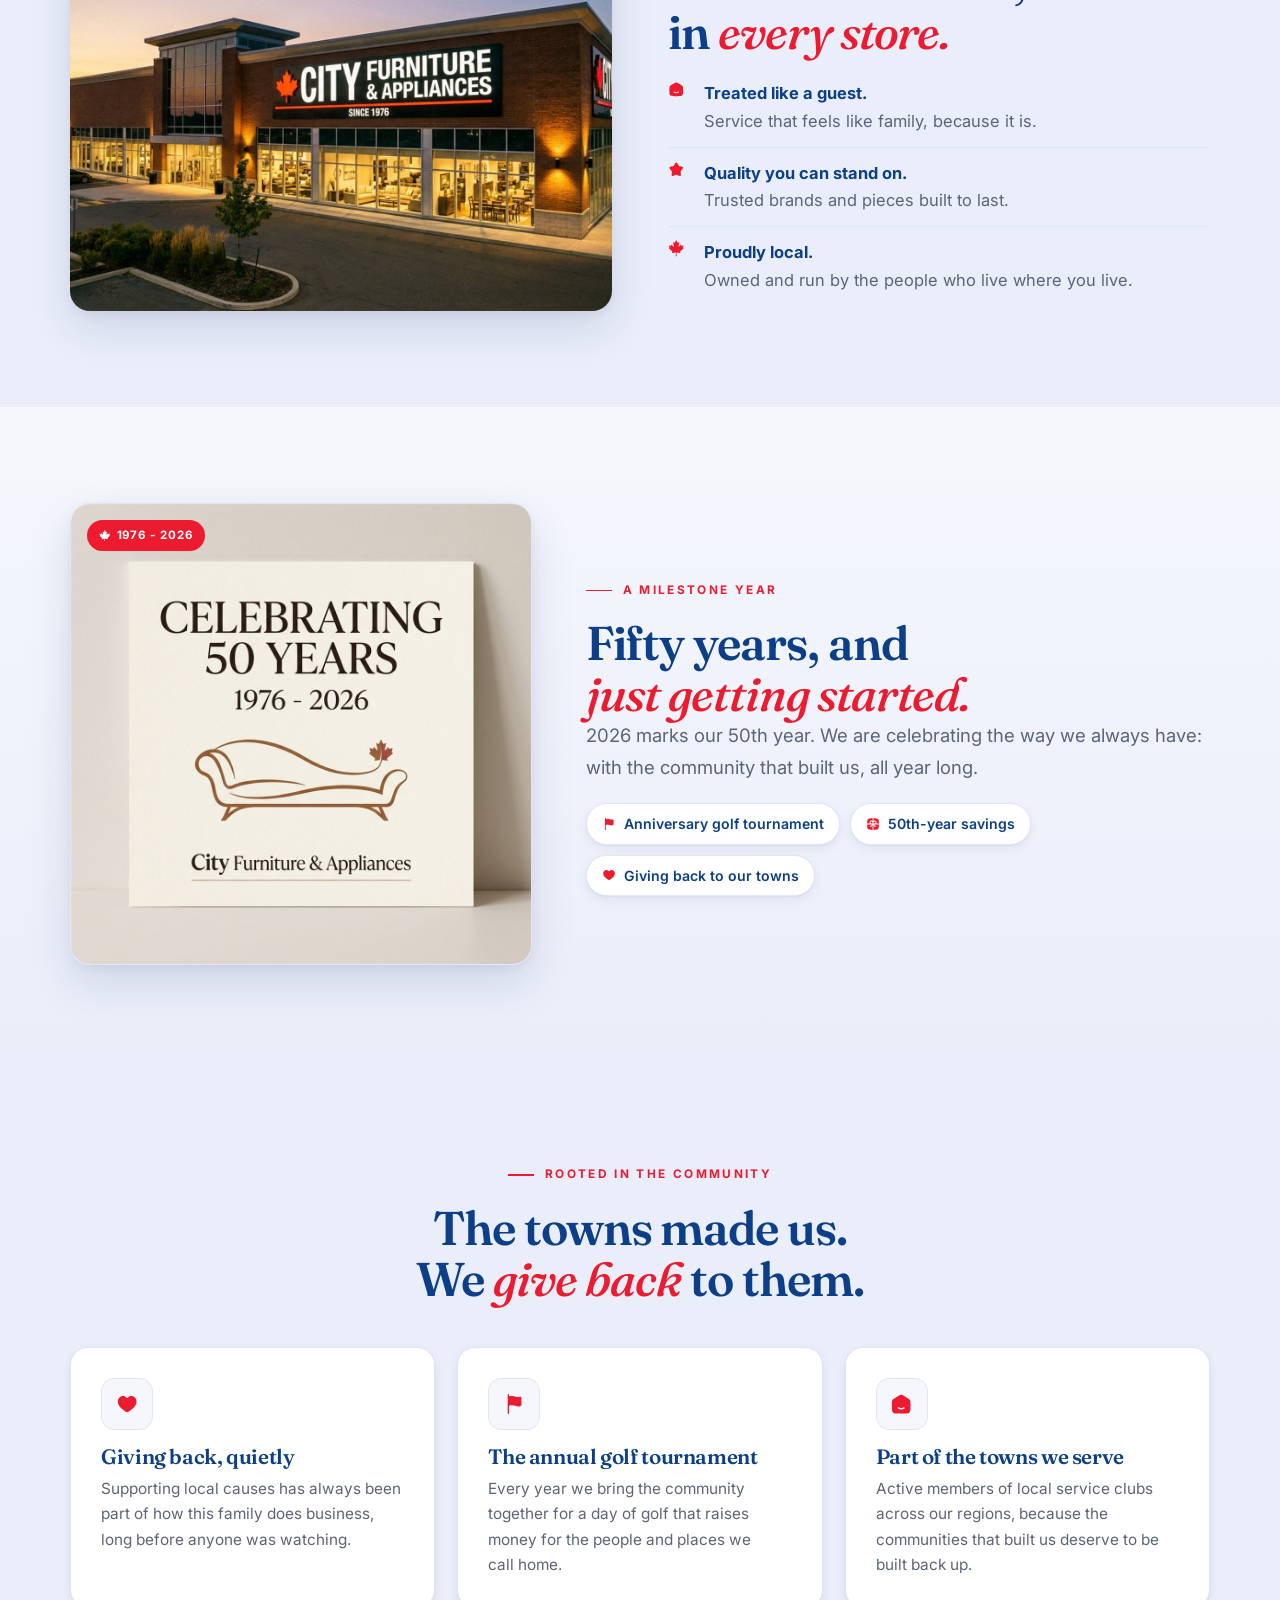
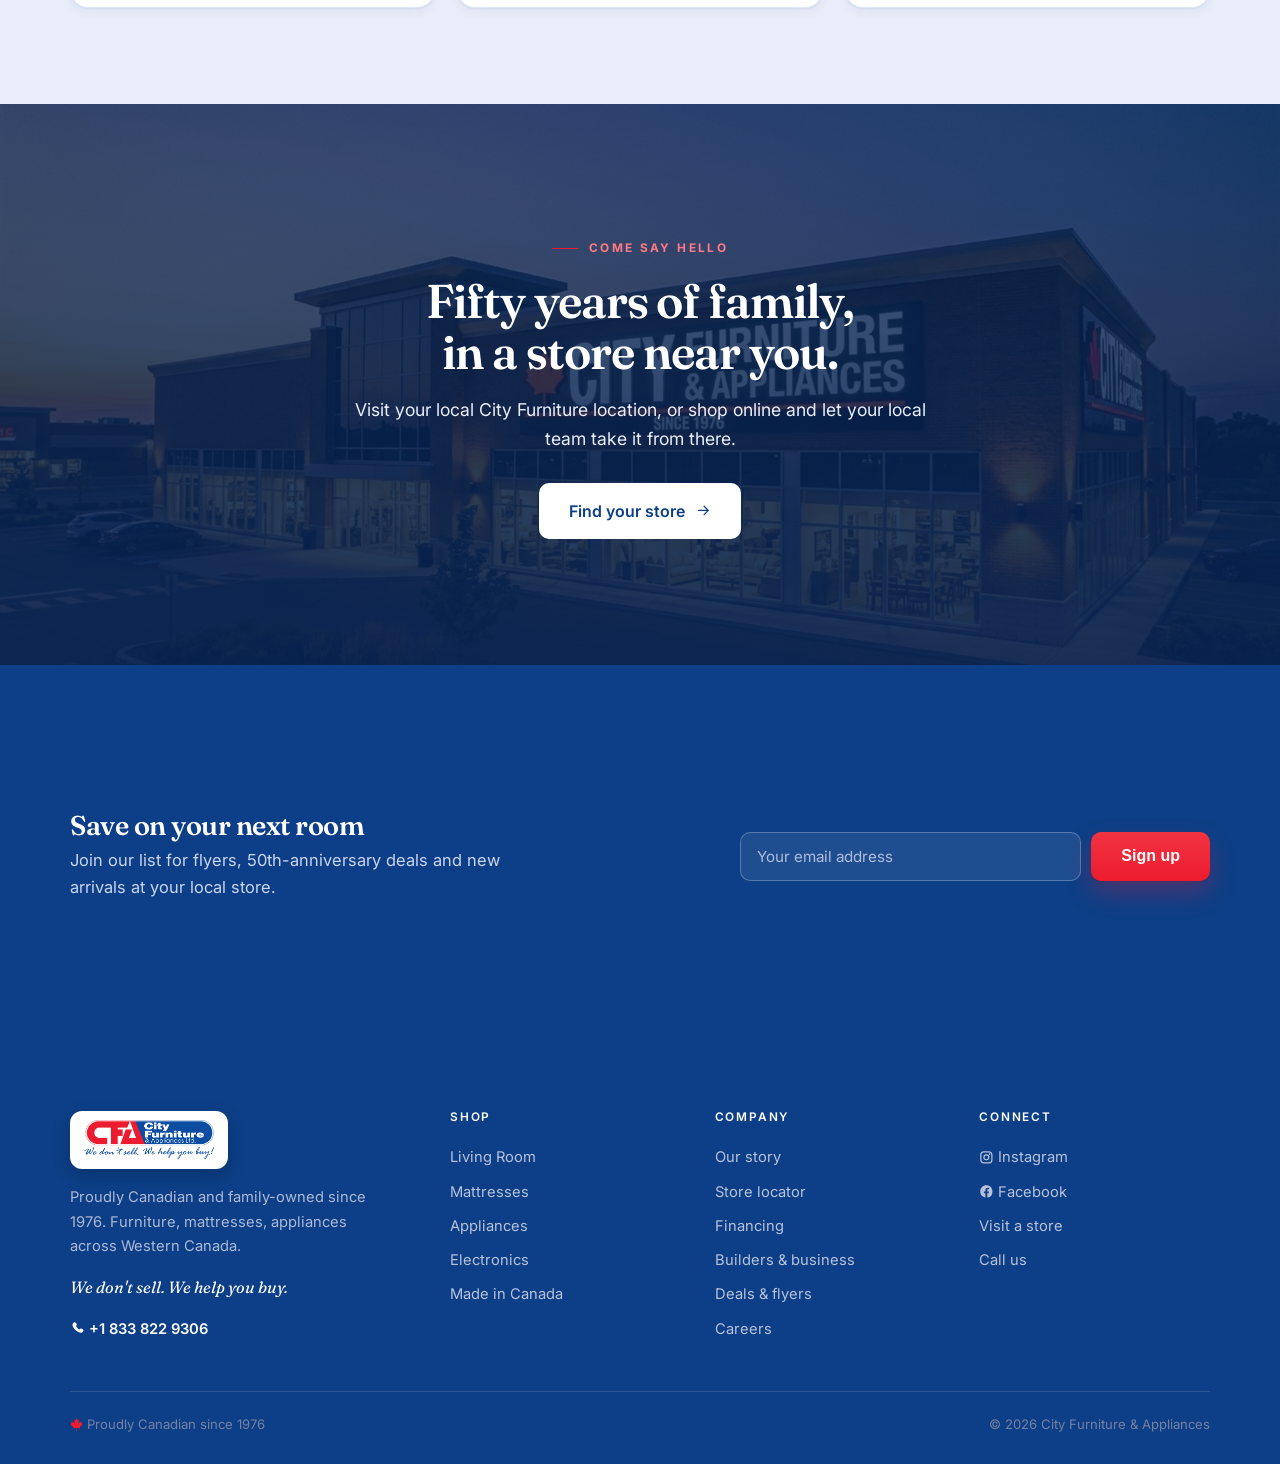
<file: story.html>
<!DOCTYPE html>
<html lang="en">
<head>
<meta charset="UTF-8">
<meta name="viewport" content="width=device-width, initial-scale=1.0">
<title>Our Story | City Furniture &amp; Appliances | Family-Owned Since 1976</title>
<meta name="description" content="The City Furniture & Appliances story. One family, one store in Prince George in 1976, grown to locally owned stores across Western Canada. Built brick by brick, rooted in community.">
<meta name="robots" content="noindex,nofollow"><meta property="og:image" content="https://andrei170.github.io/city-furniture-site/assets/hero-store.jpg"><meta property="og:site_name" content="City Furniture &amp; Appliances"><meta name="twitter:card" content="summary_large_image"><meta name="theme-color" content="#0C4DA2">
<link rel="icon" href="data:image/svg+xml,%3Csvg xmlns='http://www.w3.org/2000/svg' viewBox='0 0 100 100'%3E%3Crect width='100' height='100' rx='22' fill='%23ed1b2f'/%3E%3Ctext x='50' y='64' font-family='Arial,sans-serif' font-size='32' font-weight='bold' fill='white' text-anchor='middle'%3ECFA%3C/text%3E%3C/svg%3E">
<link rel="preconnect" href="https://fonts.googleapis.com">
<link rel="preconnect" href="https://fonts.gstatic.com" crossorigin>
<link href="https://fonts.googleapis.com/css2?family=Fraunces:ital,opsz,wght@0,9..144,400;0,9..144,500;0,9..144,600;0,9..144,700;1,9..144,500;1,9..144,600&family=Inter:wght@400;500;600;700&display=swap" rel="stylesheet">
<link rel="stylesheet" href="assets/style.css"><link rel="canonical" href="https://andrei170.github.io/city-furniture-site/story.html">
<script type="application/ld+json">{"@context":"https://schema.org","@graph":[{"@type":"BreadcrumbList","itemListElement":[{"@type":"ListItem","position":1,"name":"Home","item":"https://andrei170.github.io/city-furniture-site/"},{"@type":"ListItem","position":2,"name":"Our story","item":"https://andrei170.github.io/city-furniture-site/story.html"}]},{"@type":"AboutPage","name":"Our story | City Furniture & Appliances","about":{"@id":"https://andrei170.github.io/city-furniture-site/#org"}}]}</script></head>
<body>
<a class="skip-link" href="#main">Skip to content</a>

<svg class="sprite" aria-hidden="true"><defs><symbol id="i-truck" viewBox="0 0 24 24"><path fill="currentColor" d="m9.564 8.73l.515 1.863c.485 1.755.727 2.633 1.44 3.032c.713.4 1.618.164 3.428-.306l1.92-.5c1.81-.47 2.715-.705 3.127-1.396c.412-.692.17-1.57-.316-3.325l-.514-1.862c-.485-1.756-.728-2.634-1.44-3.033c-.714-.4-1.619-.164-3.429.307l-1.92.498c-1.81.47-2.715.706-3.126 1.398c-.412.691-.17 1.569.315 3.324"/><path fill="currentColor" d="M2.277 5.247a.75.75 0 0 1 .924-.522l1.703.472A2.71 2.71 0 0 1 6.8 7.075l2.151 7.786l.158.547a2.96 2.96 0 0 1 1.522 1.267l.31-.096l8.87-2.305a.75.75 0 1 1 .378 1.452l-8.837 2.296l-.33.102c-.006 1.27-.883 2.432-2.21 2.776c-1.59.414-3.225-.502-3.651-2.044s.518-3.129 2.108-3.542q.119-.03.237-.052L5.354 7.474a1.21 1.21 0 0 0-.85-.831L2.8 6.17a.75.75 0 0 1-.523-.923"/></symbol><symbol id="i-shield" viewBox="0 0 24 24"><path fill="currentColor" fill-rule="evenodd" d="M3.378 5.082C3 5.62 3 7.22 3 10.417v1.574c0 5.638 4.239 8.375 6.899 9.536c.721.315 1.082.473 2.101.473c1.02 0 1.38-.158 2.101-.473C16.761 20.365 21 17.63 21 11.991v-1.574c0-3.198 0-4.797-.378-5.335c-.377-.537-1.88-1.052-4.887-2.081l-.573-.196C13.595 2.268 12.812 2 12 2s-1.595.268-3.162.805L8.265 3c-3.007 1.03-4.51 1.545-4.887 2.082M15.06 10.5a.75.75 0 0 0-1.12-.999l-3.011 3.374l-.87-.974a.75.75 0 0 0-1.118 1l1.428 1.6a.75.75 0 0 0 1.119 0z" clip-rule="evenodd"/></symbol><symbol id="i-card" viewBox="0 0 24 24"><defs><mask id="SVGBcZ8Eejn"><g fill="none"><path fill="#fff" d="M14 4h-4C6.229 4 4.343 4 3.172 5.172c-.844.843-1.08 2.057-1.146 4.078h19.948c-.066-2.021-.302-3.235-1.146-4.078C19.657 4 17.771 4 14 4m-4 16h4c3.771 0 5.657 0 6.828-1.172S22 15.771 22 12q0-.662-.002-1.25H2.002Q1.999 11.338 2 12c0 3.771 0 5.657 1.172 6.828S6.229 20 10 20"/><path fill="#000" fill-rule="evenodd" d="M5.25 16a.75.75 0 0 1 .75-.75h4a.75.75 0 0 1 0 1.5H6a.75.75 0 0 1-.75-.75m6.5 0a.75.75 0 0 1 .75-.75H14a.75.75 0 0 1 0 1.5h-1.5a.75.75 0 0 1-.75-.75" clip-rule="evenodd"/></g></mask></defs><path fill="currentColor" d="M0 0h24v24H0z" mask="url(#SVGBcZ8Eejn)"/></symbol><symbol id="i-gift" viewBox="0 0 24 24"><path fill="currentColor" d="M11.25 2c-4.219.004-6.401.08-7.786 1.464C2.08 4.85 2.004 7.031 2 11.25h4.914a4 4 0 0 1-.757-1.528C5.62 7.57 7.57 5.62 9.722 6.157c.572.143 1.09.406 1.528.757zM2 12.75c.004 4.218.08 6.4 1.464 7.785C4.85 21.92 7.031 21.995 11.25 22v-7.877A4.75 4.75 0 0 1 7 16.75a.75.75 0 0 1 0-1.5a3.25 3.25 0 0 0 3.163-2.5zM12.75 22c4.218-.005 6.4-.08 7.785-1.465c1.385-1.384 1.46-3.567 1.465-7.785h-8.163A3.25 3.25 0 0 0 17 15.25a.75.75 0 0 1 0 1.5a4.75 4.75 0 0 1-4.25-2.627zM22 11.25c-.005-4.219-.08-6.401-1.465-7.786C19.151 2.08 16.968 2.004 12.75 2v4.914a4 4 0 0 1 1.527-.757c2.153-.538 4.104 1.412 3.565 3.565a4 4 0 0 1-.756 1.528z"/><path fill="currentColor" d="M9.358 7.613a2.5 2.5 0 0 1 1.892 2.422v1.215h-1.215a2.5 2.5 0 0 1-2.422-1.892a1.44 1.44 0 0 1 1.745-1.745m3.392 2.422v1.215h1.215c1.145 0 2.144-.78 2.422-1.892a1.44 1.44 0 0 0-1.746-1.745a2.5 2.5 0 0 0-1.891 2.422"/></symbol><symbol id="i-star" viewBox="0 0 24 24"><path fill="currentColor" d="M9.153 5.408C10.42 3.136 11.053 2 12 2s1.58 1.136 2.847 3.408l.328.588c.36.646.54.969.82 1.182s.63.292 1.33.45l.636.144c2.46.557 3.689.835 3.982 1.776c.292.94-.546 1.921-2.223 3.882l-.434.507c-.476.557-.715.836-.822 1.18c-.107.345-.071.717.001 1.46l.066.677c.253 2.617.38 3.925-.386 4.506s-1.918.051-4.22-1.009l-.597-.274c-.654-.302-.981-.452-1.328-.452s-.674.15-1.328.452l-.596.274c-2.303 1.06-3.455 1.59-4.22 1.01c-.767-.582-.64-1.89-.387-4.507l.066-.676c.072-.744.108-1.116 0-1.46c-.106-.345-.345-.624-.821-1.18l-.434-.508c-1.677-1.96-2.515-2.941-2.223-3.882S3.58 8.328 6.04 7.772l.636-.144c.699-.158 1.048-.237 1.329-.45s.46-.536.82-1.182z"/></symbol><symbol id="i-heart" viewBox="0 0 24 24"><path fill="currentColor" d="M2 9.137C2 14 6.02 16.591 8.962 18.911C10 19.729 11 20.5 12 20.5s2-.77 3.038-1.59C17.981 16.592 22 14 22 9.138S16.5.825 12 5.501C7.5.825 2 4.274 2 9.137"/></symbol><symbol id="i-flag" viewBox="0 0 24 24"><path fill="currentColor" d="M5.75 1a.75.75 0 0 1 .75.75V3.6l1.72-.344a8.7 8.7 0 0 1 4.925.452l.204.081a8 8 0 0 0 4.91.334a1.2 1.2 0 0 1 1.491 1.164v7.367c0 .644-.439 1.206-1.064 1.362l-.214.053a8.68 8.68 0 0 1-5.327-.361a8.7 8.7 0 0 0-4.924-.452L6.5 13.6v8.15a.75.75 0 0 1-1.5 0v-20A.75.75 0 0 1 5.75 1"/></symbol><symbol id="i-home" viewBox="0 0 24 24"><path fill="currentColor" fill-rule="evenodd" d="M2.52 7.823C2 8.77 2 9.915 2 12.203v1.522c0 3.9 0 5.851 1.172 7.063S6.229 22 10 22h4c3.771 0 5.657 0 6.828-1.212S22 17.626 22 13.725v-1.521c0-2.289 0-3.433-.52-4.381c-.518-.949-1.467-1.537-3.364-2.715l-2-1.241C14.111 2.622 13.108 2 12 2s-2.11.622-4.116 1.867l-2 1.241C3.987 6.286 3.038 6.874 2.519 7.823m6.927 7.575a.75.75 0 1 0-.894 1.204A5.77 5.77 0 0 0 12 17.75a5.77 5.77 0 0 0 3.447-1.148a.75.75 0 1 0-.894-1.204A4.27 4.27 0 0 1 12 16.25a4.27 4.27 0 0 1-2.553-.852" clip-rule="evenodd"/></symbol><symbol id="i-building" viewBox="0 0 24 24"><path fill="currentColor" fill-rule="evenodd" d="M21.25 8.5c0-1.404 0-2.107-.337-2.611a2 2 0 0 0-.552-.552c-.441-.295-1.034-.332-2.115-.336q.005.438.004.91V7.25h1a.75.75 0 0 1 0 1.5h-1v1.5h1a.75.75 0 0 1 0 1.5h-1v1.5h1a.75.75 0 0 1 0 1.5h-1v6.5h-1.5V6c0-1.886 0-2.828-.586-3.414S14.636 2 12.75 2h-2c-1.886 0-2.828 0-3.414.586S6.75 4.114 6.75 6v15.25h-1.5v-6.5h-1a.75.75 0 0 1 0-1.5h1v-1.5h-1a.75.75 0 0 1 0-1.5h1v-1.5h-1a.75.75 0 0 1 0-1.5h1V5.91q-.001-.47.004-.91c-1.081.005-1.674.042-2.115.337a2 2 0 0 0-.552.552C2.25 6.393 2.25 7.096 2.25 8.5v12.75h-.5a.75.75 0 0 0 0 1.5h20a.75.75 0 0 0 0-1.5h-.5zM9 11.75a.75.75 0 0 1 .75-.75h4a.75.75 0 0 1 0 1.5h-4a.75.75 0 0 1-.75-.75m0 3a.75.75 0 0 1 .75-.75h4a.75.75 0 0 1 0 1.5h-4a.75.75 0 0 1-.75-.75m2.75 3.5a.75.75 0 0 1 .75.75v2.25H11V19a.75.75 0 0 1 .75-.75M9 6.25a.75.75 0 0 1 .75-.75h4a.75.75 0 0 1 0 1.5h-4A.75.75 0 0 1 9 6.25m0 3a.75.75 0 0 1 .75-.75h4a.75.75 0 0 1 0 1.5h-4A.75.75 0 0 1 9 9.25" clip-rule="evenodd"/></symbol><symbol id="i-users" viewBox="0 0 24 24"><circle cx="9.001" cy="6" r="4" fill="currentColor"/><ellipse cx="9.001" cy="17.001" fill="currentColor" rx="7" ry="4"/><path fill="currentColor" d="M21 17c0 1.657-2.036 3-4.521 3c.732-.8 1.236-1.805 1.236-2.998c0-1.195-.505-2.2-1.239-3.001C18.962 14 21 15.344 21 17M18 6a3 3 0 0 1-4.029 2.82A5.7 5.7 0 0 0 14.714 6c0-1.025-.27-1.987-.742-2.819A3 3 0 0 1 18 6.001"/></symbol><symbol id="i-pin" viewBox="0 0 24 24"><path fill="currentColor" fill-rule="evenodd" d="M12 2c-4.418 0-8 4.003-8 8.5c0 4.462 2.553 9.312 6.537 11.174a3.45 3.45 0 0 0 2.926 0C17.447 19.812 20 14.962 20 10.5C20 6.003 16.418 2 12 2m0 10a2 2 0 1 0 0-4a2 2 0 0 0 0 4" clip-rule="evenodd"/></symbol><symbol id="i-phone" viewBox="0 0 24 24"><path fill="currentColor" d="m16.556 12.906l-.455.453s-1.083 1.076-4.038-1.862s-1.872-4.014-1.872-4.014l.286-.286c.707-.702.774-1.83.157-2.654L9.374 2.86C8.61 1.84 7.135 1.705 6.26 2.575l-1.57 1.56c-.433.432-.723.99-.688 1.61c.09 1.587.808 5 4.812 8.982c4.247 4.222 8.232 4.39 9.861 4.238c.516-.048.964-.31 1.325-.67l1.42-1.412c.96-.953.69-2.588-.538-3.255l-1.91-1.039c-.806-.437-1.787-.309-2.417.317"/></symbol><symbol id="i-clock" viewBox="0 0 24 24"><defs><mask id="SVGnNgsclOC"><g fill="none"><path fill="#fff" d="M22 12c0 5.523-4.477 10-10 10S2 17.523 2 12S6.477 2 12 2s10 4.477 10 10"/><path fill="#000" fill-rule="evenodd" d="M12 7.25a.75.75 0 0 1 .75.75v3.69l2.28 2.28a.75.75 0 1 1-1.06 1.06l-2.5-2.5a.75.75 0 0 1-.22-.53V8a.75.75 0 0 1 .75-.75" clip-rule="evenodd"/></g></mask></defs><path fill="currentColor" d="M0 0h24v24H0z" mask="url(#SVGnNgsclOC)"/></symbol><symbol id="i-tag" viewBox="0 0 24 24"><path fill="currentColor" fill-rule="evenodd" d="M2.123 12.816c.287 1.003 1.06 1.775 2.605 3.32l1.83 1.83C9.248 20.657 10.592 22 12.262 22c1.671 0 3.015-1.344 5.704-4.033c2.69-2.69 4.034-4.034 4.034-5.705c0-1.67-1.344-3.015-4.033-5.704l-1.83-1.83c-1.546-1.545-2.318-2.318-3.321-2.605c-1.003-.288-2.068-.042-4.197.45l-1.228.283c-1.792.413-2.688.62-3.302 1.233S3.27 5.6 2.856 7.391l-.284 1.228c-.491 2.13-.737 3.194-.45 4.197m8-5.545a2.017 2.017 0 1 1-2.852 2.852a2.017 2.017 0 0 1 2.852-2.852m8.928 4.78l-6.979 6.98a.75.75 0 0 1-1.06-1.061l6.978-6.98a.75.75 0 0 1 1.061 1.061" clip-rule="evenodd"/></symbol><symbol id="i-cart" viewBox="0 0 24 24"><path fill="currentColor" d="M2.237 2.288a.75.75 0 1 0-.474 1.423l.265.089c.676.225 1.124.376 1.453.529c.312.145.447.262.533.382s.155.284.194.626c.041.361.042.833.042 1.546v2.672c0 1.367 0 2.47.117 3.337c.12.9.38 1.658.982 2.26c.601.602 1.36.86 2.26.981c.866.117 1.969.117 3.336.117H18a.75.75 0 0 0 0-1.5h-7c-1.435 0-2.436-.002-3.192-.103c-.733-.099-1.122-.28-1.399-.556c-.235-.235-.4-.551-.506-1.091h10.12c.959 0 1.438 0 1.814-.248s.565-.688.943-1.57l.428-1c.81-1.89 1.215-2.834.77-3.508S18.506 6 16.45 6H5.745a9 9 0 0 0-.047-.833c-.055-.485-.176-.93-.467-1.333c-.291-.404-.675-.66-1.117-.865c-.417-.194-.946-.37-1.572-.58zM7.5 18a1.5 1.5 0 1 1 0 3a1.5 1.5 0 0 1 0-3m9 0a1.5 1.5 0 1 1 0 3a1.5 1.5 0 0 1 0-3"/></symbol><symbol id="i-ig" viewBox="0 0 24 24"><path fill="currentColor" d="M7.8 2h8.4C19.4 2 22 4.6 22 7.8v8.4a5.8 5.8 0 0 1-5.8 5.8H7.8C4.6 22 2 19.4 2 16.2V7.8A5.8 5.8 0 0 1 7.8 2m-.2 2A3.6 3.6 0 0 0 4 7.6v8.8C4 18.39 5.61 20 7.6 20h8.8a3.6 3.6 0 0 0 3.6-3.6V7.6C20 5.61 18.39 4 16.4 4zm9.65 1.5a1.25 1.25 0 0 1 1.25 1.25A1.25 1.25 0 0 1 17.25 8A1.25 1.25 0 0 1 16 6.75a1.25 1.25 0 0 1 1.25-1.25M12 7a5 5 0 0 1 5 5a5 5 0 0 1-5 5a5 5 0 0 1-5-5a5 5 0 0 1 5-5m0 2a3 3 0 0 0-3 3a3 3 0 0 0 3 3a3 3 0 0 0 3-3a3 3 0 0 0-3-3"/></symbol><symbol id="i-fb" viewBox="0 0 24 24"><path fill="currentColor" d="M12 2.04c-5.5 0-10 4.49-10 10.02c0 5 3.66 9.15 8.44 9.9v-7H7.9v-2.9h2.54V9.85c0-2.51 1.49-3.89 3.78-3.89c1.09 0 2.23.19 2.23.19v2.47h-1.26c-1.24 0-1.63.77-1.63 1.56v1.88h2.78l-.45 2.9h-2.33v7a10 10 0 0 0 8.44-9.9c0-5.53-4.5-10.02-10-10.02"/></symbol><symbol id="i-leaf" viewBox="0 0 512 512"><path d="M383.8 351.7c2.5-2.5 105.2-92.4 105.2-92.4l-17.5-7.5c-10-4.9-7.4-11.5-5-17.4 2.4-7.6 20.1-67.3 20.1-67.3s-47.7 10-57.7 12.5c-7.5 2.4-10-2.5-12.5-7.5s-15-32.4-15-32.4-52.6 59.9-55.1 62.3c-10 7.5-20.1 0-17.6-10 0-10 27.6-129.6 27.6-129.6s-30.1 17.4-40.1 22.4c-7.5 5-12.6 5-17.6-5C293.5 72.3 255.9 0 255.9 0s-37.5 72.3-42.5 79.8c-5 10-10 10-17.6 5-10-5-40.1-22.4-40.1-22.4S183.3 182 183.3 192c2.5 10-7.5 17.5-17.6 10-2.5-2.5-55.1-62.3-55.1-62.3S98.1 167 95.6 172s-5 9.9-12.5 7.5C73 177 25.4 167 25.4 167s17.6 59.7 20.1 67.3c2.4 6 5 12.5-5 17.4L23 259.3s102.6 89.9 105.2 92.4c5.1 5 10 7.5 5.1 22.5-5.1 15-10.1 35.1-10.1 35.1s95.2-20.1 105.3-22.6c8.7-.9 18.3 2.5 18.3 12.5S241 512 241 512h30s-5.8-102.7-5.8-112.8 9.5-13.4 18.4-12.5c10 2.5 105.2 22.6 105.2 22.6s-5-20.1-10-35.1 0-17.5 5-22.5z"/></symbol><symbol id="i-arrow" viewBox="0 0 24 24"><path d="M5 12h14M13 6l6 6-6 6"/></symbol><symbol id="i-arrow-ur" viewBox="0 0 24 24"><path d="M7 17L17 7M9 7h8v8"/></symbol><symbol id="i-chev" viewBox="0 0 24 24"><path d="M6 9l6 6 6-6"/></symbol><symbol id="i-check" viewBox="0 0 24 24"><path d="M5 12l5 5 9-11"/></symbol><symbol id="i-plus" viewBox="0 0 24 24"><path d="M12 5v14M5 12h14"/></symbol><symbol id="i-search" viewBox="0 0 24 24"><circle cx="11" cy="11" r="7"/><path d="M21 21l-4.3-4.3"/></symbol></defs></svg>

<div class="anno"><svg class="ic ic-fill maple"><use href="#i-leaf"></use></svg> <b>Our 50th Anniversary Event is on.</b> Flexible financing available at every store.</div>

<nav class="bar" id="nav" data-overhero="1">
  <div class="wrap nav-inner">
    <a href="index.html" class="brand"><img src="assets/cfa-logo.png" alt="City Furniture &amp; Appliances" class="brand-logo"></a><form class="nav-search" onsubmit="return false"><svg class="ic ic-line si"><use href="#i-search"></use></svg><input type="search" placeholder="Search furniture, mattresses, appliances" aria-label="Search"></form>
    <div class="nav-links">
      <a href="shop.html">Shop</a>
      <a href="index.html#local">Your local store</a>
      <a href="financing.html">Financing</a>
      <a href="story.html" class="active">Our story</a>
      <a href="business.html">Builders &amp; business</a>
      <a href="locations.html">Locations</a>
    </div>
    <div class="nav-right">
      <button class="store-btn" id="storeBtn"><span><span class="lbl">Shopping at</span><span class="val"><span id="storeBtnCity">Prince George</span> <svg class="ic ic-line"><use href="#i-chev"></use></svg></span></span></button>
      <a href="#" class="icon-btn" data-demo aria-label="Cart"><svg class="ic"><use href="#i-cart"></use></svg><span class="badge">0</span></a><button class="menu-btn" id="menuBtn" aria-label="Menu">&#9776;</button>
    </div>
  </div>
</nav>
<div class="mobile-menu" id="mobileMenu">
  <div class="top"><img src="assets/cfa-logo.png" alt="City Furniture &amp; Appliances"><button class="close" id="menuClose" aria-label="Close">&times;</button></div>
  <a href="shop.html">Shop</a><a href="financing.html">Financing</a><a href="story.html">Our story</a><a href="business.html">Builders &amp; business</a><a href="locations.html">Locations</a><a href="deals.html">Deals</a><a href="careers.html">Careers</a><a href="tel:+18338229306">Call +1 833 822 9306</a>
</div>

<header class="subhero" id="main">
  <div class="bg" style="background-image:url('assets/showroom.jpg')"></div>
  <div class="scrim"></div>
  <div class="wrap">
    <div class="crumb"><a href="index.html">Home</a><span class="sep">/</span><span>Our story</span></div>
    <h1>One family. Fifty years. <em class="fr-em" style="color:#e7b877">Brick by brick.</em></h1>
    <p>From a single store in Prince George to locally owned locations across Western Canada, the same family is still behind the counter.</p>
  </div>
</header>

<section class="story">
  <div class="wrap">
    <div class="story-figure rv">
      <img loading="lazy" decoding="async" src="assets/story.jpg" alt="City Furniture heritage">
      <div class="est"><div class="yr">1976</div><div class="sub">Where it began</div></div>
    </div>
    <div>
      <div class="kicker">How it started</div>
      <h2>Built from nothing, <em>by hand.</em></h2>
      <p>It started with one store in Prince George, hard work, and very little else. The promise was simple: treat every customer like a guest in your home, and stand behind everything you sell.</p>
      <p>That promise built trust, and trust built the business. One store became two, then a handful, then a network of locally owned showrooms across British Columbia and Alberta. Through good years and hard ones, the family stayed at the heart of it.</p>
      <blockquote>The names on the door are the same as the names in the community.</blockquote>
      <p style="color:var(--muted)">Today the next generation is carrying it forward, bringing the business online while keeping everything that made it matter in the first place.</p>
    </div>
  </div>
</section>

<section class="split" style="background:var(--sand)">
  <div class="wrap">
    <img src="assets/hero-store.jpg" alt="City Furniture storefront" class="rv">
    <div class="splitcopy">
      <div class="kicker">What we stand for</div>
      <h2>The same values, in <em>every store.</em></h2>
      <ul style="list-style:none;margin-top:10px">
        <li style="padding:12px 0 12px 36px;position:relative;border-bottom:1px solid var(--line)"><svg class="ic" style="position:absolute;left:0;top:13px;color:var(--accent)"><use href="#i-home"></use></svg><b>Treated like a guest.</b><br><span style="color:var(--muted)">Service that feels like family, because it is.</span></li>
        <li style="padding:12px 0 12px 36px;position:relative;border-bottom:1px solid var(--line)"><svg class="ic" style="position:absolute;left:0;top:13px;color:var(--accent)"><use href="#i-star"></use></svg><b>Quality you can stand on.</b><br><span style="color:var(--muted)">Trusted brands and pieces built to last.</span></li>
        <li style="padding:12px 0 12px 36px;position:relative"><svg class="ic ic-fill maple" style="position:absolute;left:0;top:13px"><use href="#i-leaf"></use></svg><b>Proudly local.</b><br><span style="color:var(--muted)">Owned and run by the people who live where you live.</span></li>
      </ul>
    </div>
  </div>
</section>

<section class="mile">
  <div class="wrap">
    <div class="mile-fig rv">
      <span class="ribbon"><svg class="ic ic-fill"><use href="#i-leaf"></use></svg> 1976 - 2026</span>
      <img loading="lazy" decoding="async" src="assets/anniversary.jpg" alt="Celebrating 50 years">
    </div>
    <div>
      <div class="kicker">A milestone year</div>
      <h2>Fifty years, and <em>just getting started.</em></h2>
      <p class="lead">2026 marks our 50th year. We are celebrating the way we always have: with the community that built us, all year long.</p>
      <div class="mile-tags">
        <span class="t"><svg class="ic"><use href="#i-flag"></use></svg> Anniversary golf tournament</span>
        <span class="t"><svg class="ic"><use href="#i-gift"></use></svg> 50th-year savings</span>
        <span class="t"><svg class="ic"><use href="#i-heart"></use></svg> Giving back to our towns</span>
      </div>
    </div>
  </div>
</section>

<section class="tri">
  <div class="wrap">
    <div class="shead cen"><div class="kicker cen">Rooted in the community</div><h2>The towns made us. We <em>give back</em> to them.</h2></div>
    <div class="tri-grid">
      <div class="tcard rv"><div class="ic-box"><svg class="ic ic-fill"><use href="#i-heart"></use></svg></div><h3>Giving back, quietly</h3><p>Supporting local causes has always been part of how this family does business, long before anyone was watching.</p></div>
      <div class="tcard rv"><div class="ic-box"><svg class="ic"><use href="#i-flag"></use></svg></div><h3>The annual golf tournament</h3><p>Every year we bring the community together for a day of golf that raises money for the people and places we call home.</p></div>
      <div class="tcard rv"><div class="ic-box"><svg class="ic"><use href="#i-home"></use></svg></div><h3>Part of the towns we serve</h3><p>Active members of local service clubs across our regions, because the communities that built us deserve to be built back up.</p></div>
    </div>
  </div>
</section>

<section class="final">
  <div class="final-img" style="background-image:url('assets/hero-store.jpg')"></div>
  <div class="final-scrim"></div>
  <div class="wrap">
    <div class="kicker cen" style="color:var(--gold)">Come say hello</div>
    <h2>Fifty years of family, in a store near you.</h2>
    <p>Visit your local City Furniture location, or shop online and let your local team take it from there.</p>
    <a href="locations.html" class="btn btn-on-dark">Find your store <svg class="ic ic-line"><use href="#i-arrow"></use></svg></a>
  </div>
</section>

<section class="newsletter"><div class="wrap"><div class="nl-inner"><div><h3>Save on your next room</h3><p>Join our list for flyers, 50th-anniversary deals and new arrivals at your local store.</p></div><form class="nl-form" onsubmit="return false"><input type="email" placeholder="Your email address" aria-label="Email"><button class="btn">Sign up</button></form></div></div></section>
<footer>
  <div class="wrap">
    <div class="foot-grid">
      <div class="foot-brand"><img class="foot-logo" src="assets/cfa-logo.png" alt="City Furniture &amp; Appliances"><p style="color:#aeb9d6;max-width:34ch">Proudly Canadian and family-owned since 1976. Furniture, mattresses, appliances across Western Canada.</p><p style="margin-top:9px;font-family:'Fraunces',serif;font-style:italic;color:#fff;font-size:1.02rem">We don't sell. We help you buy.</p><p style="margin-top:12px"><a href="tel:+18338229306" style="display:inline;color:#fff;font-weight:600"><svg class="ic"><use href="#i-phone"></use></svg> +1 833 822 9306</a></p></div>
      <div><h4>Shop</h4><a href="shop.html">Living Room</a><a href="shop.html">Mattresses</a><a href="shop.html">Appliances</a><a href="shop.html">Electronics</a><a href="shop.html">Made in Canada</a></div>
      <div><h4>Company</h4><a href="story.html">Our story</a><a href="locations.html">Store locator</a><a href="financing.html">Financing</a><a href="business.html">Builders &amp; business</a><a href="deals.html">Deals &amp; flyers</a><a href="careers.html">Careers</a></div>
      <div><h4>Connect</h4><a href="#" data-demo><svg class="ic"><use href="#i-ig"></use></svg> Instagram</a><a href="#" data-demo><svg class="ic ic-fill"><use href="#i-fb"></use></svg> Facebook</a><a href="locations.html">Visit a store</a><a href="tel:+18338229306">Call us</a></div>
    </div>
    <div class="foot-bottom"><span><svg class="ic ic-fill maple"><use href="#i-leaf"></use></svg> Proudly Canadian since 1976</span><span>&copy; 2026 City Furniture &amp; Appliances</span></div>
  </div>
</footer>

<div class="modal" id="storeModal"><div class="modal-card"><button class="modal-x" id="modalX" aria-label="Close">&times;</button><h3>Choose your store</h3><div class="sub">Pick your nearest location to see local stock and delivery.</div><div class="ms-list" id="msList"></div></div></div>

<script src="assets/app.js"></script>
</body>
</html>
</file>
<file: assets/style.css>
/* City Furniture & Appliances - shared styles */
:root{
  --ink:#0c3f87; --ink2:#0C4DA2; --paper:#f5f7fc; --sand:#eaeefa; --sand2:#dde4f5;
  --card:#ffffff; --accent:#ED1B2F; --accent2:#c8121f; --gold:#ff7a82;
  --good:#2f7a52; --maple:#ED1B2F;
  --line:#e0e6f3; --muted:#5b6478; --muted2:#8b93a6;
  --sh1:0 1px 2px rgba(21,36,95,.05),0 4px 12px rgba(21,36,95,.06);
  --sh2:0 4px 10px rgba(21,36,95,.05),0 18px 44px rgba(21,36,95,.13);
  --sh3:0 8px 20px rgba(21,36,95,.10),0 40px 90px rgba(21,36,95,.22);
  --ease:cubic-bezier(.2,.7,.2,1);
  --r-sm:10px; --r-md:16px; --r-lg:22px;
}
*{margin:0;padding:0;box-sizing:border-box}
html{scroll-behavior:smooth}
::selection{background:var(--accent);color:#fff}
body{font-family:'Inter',-apple-system,BlinkMacSystemFont,'Segoe UI',Helvetica,Arial,sans-serif;color:var(--ink);background:var(--paper);line-height:1.65;font-size:16.5px;-webkit-font-smoothing:antialiased;-moz-osx-font-smoothing:grayscale;text-rendering:optimizeLegibility;overflow-x:hidden}
h1,h2,h3,h4{font-family:'Fraunces','Georgia',serif;font-weight:600;line-height:1.1;color:var(--ink);letter-spacing:-.018em;font-optical-sizing:auto;text-wrap:balance}
h1{font-size:clamp(2.6rem,5.8vw,4.8rem);letter-spacing:-.028em;line-height:1.04}
h2{font-size:clamp(1.95rem,3.7vw,3rem);letter-spacing:-.022em;line-height:1.08}
h3{font-size:1.3rem}
p{margin-bottom:1rem;text-wrap:pretty}a{text-decoration:none;color:inherit}
img{max-width:100%;display:block}
.wrap{max-width:1200px;margin:0 auto;padding:0 30px}
section{padding:96px 0}
.center{text-align:center}
.sprite{position:absolute;width:0;height:0;overflow:hidden}
.ic{width:1em;height:1em;display:inline-block;vertical-align:-.13em;fill:currentColor;flex:none}
.ic-fill{fill:currentColor;stroke:none}
.ic-line{fill:none;stroke:currentColor;stroke-width:1.8;stroke-linecap:round;stroke-linejoin:round}
.maple{color:var(--maple)}

.kicker{display:inline-flex;align-items:center;gap:11px;font-weight:700;text-transform:uppercase;letter-spacing:.2em;font-size:.74rem;color:var(--accent);margin-bottom:18px}
.kicker::before{content:"";width:26px;height:1.5px;background:var(--accent);display:inline-block}
.kicker.cen{justify-content:center}
.lead{font-size:1.16rem;color:var(--muted);max-width:60ch;line-height:1.7}
.btn{display:inline-flex;align-items:center;gap:10px;background:linear-gradient(180deg,#f23442,var(--accent));color:#fff;font-weight:600;font-size:1rem;padding:15px 30px;border-radius:var(--r-sm);border:none;cursor:pointer;transition:transform .22s var(--ease),box-shadow .22s var(--ease),background .2s;box-shadow:0 1px 2px rgba(120,10,18,.2),0 12px 26px rgba(237,27,47,.28)}
.btn:hover{background:linear-gradient(180deg,var(--accent),var(--accent2));transform:translateY(-2px);box-shadow:0 2px 4px rgba(120,10,18,.22),0 18px 38px rgba(237,27,47,.36)}
.btn:active{transform:translateY(0);box-shadow:0 1px 2px rgba(120,10,18,.25),0 6px 16px rgba(237,27,47,.3)}
.btn .ic{font-size:1.05rem;transition:transform .22s var(--ease)}.btn:hover .ic{transform:translateX(3px)}
.btn-ghost{background:transparent;color:var(--ink);border:1.5px solid var(--ink);box-shadow:none}
.btn-ghost:hover{background:var(--ink);color:#fff;box-shadow:none}
.btn-on-dark{background:#fff;color:var(--ink);box-shadow:none}
.btn-on-dark:hover{background:var(--sand)}
.btn-outline-light{background:transparent;color:#fff;border:1.5px solid rgba(255,255,255,.55);box-shadow:none}
.btn-outline-light:hover{background:rgba(255,255,255,.14)}
.pill{display:inline-flex;align-items:center;gap:8px;background:var(--card);border:1px solid var(--line);border-radius:40px;padding:8px 16px;font-size:.85rem;font-weight:600;color:var(--ink2);box-shadow:var(--sh1)}
.shead{max-width:62ch}
.shead.cen{margin:0 auto;text-align:center}
h2 em,.fr-em{font-style:italic;color:var(--accent);font-weight:500}

/* Announcement */
.anno{background:var(--ink);color:#e9eefb;font-size:.82rem;text-align:center;padding:9px 16px;letter-spacing:.02em;display:flex;align-items:center;justify-content:center;gap:8px}
.anno b{color:#fff}

/* Nav */
nav.bar{position:sticky;top:0;z-index:80;background:#fff;border-bottom:1px solid var(--line);box-shadow:0 2px 16px rgba(12,63,135,.06)}
.nav-inner{display:flex;align-items:center;gap:18px;height:78px}
.brand{display:flex;align-items:center;flex:none}
.brand-logo{height:50px;width:auto;display:block}
.nav-search{flex:1;max-width:300px;position:relative;display:flex;align-items:center}
.nav-search input{width:100%;border:1.5px solid var(--line);background:var(--paper);border-radius:30px;padding:11px 16px 11px 40px;font-family:inherit;font-size:.9rem;color:var(--ink)}
.nav-search input:focus{outline:none;border-color:var(--accent);box-shadow:0 0 0 3px rgba(237,27,47,.12)}
.nav-search .si{position:absolute;left:14px;color:var(--muted);font-size:1rem;pointer-events:none}
.nav-links{display:flex;align-items:center;gap:22px;font-weight:600;font-size:.92rem;color:var(--ink);margin-left:auto}
.nav-links a{position:relative}
.nav-links a::after{content:"";position:absolute;left:0;bottom:-6px;width:0;height:2px;background:var(--accent);transition:width .22s}
.nav-links a:hover,.nav-links a.active{color:var(--accent)}.nav-links a:hover::after,.nav-links a.active::after{width:100%}
.nav-right{display:flex;align-items:center;gap:10px;margin-left:6px}
.icon-btn{position:relative;width:42px;height:42px;border-radius:10px;border:1px solid var(--line);background:#fff;color:var(--ink);display:inline-flex;align-items:center;justify-content:center;cursor:pointer;font-size:1.1rem;transition:.16s}
.icon-btn:hover{border-color:var(--accent);color:var(--accent)}
.icon-btn .badge{position:absolute;top:-6px;right:-6px;background:var(--accent);color:#fff;font-size:.6rem;font-weight:700;min-width:17px;height:17px;border-radius:10px;display:flex;align-items:center;justify-content:center;padding:0 4px}
.store-btn{display:inline-flex;align-items:center;gap:9px;background:var(--paper);border:1px solid var(--line);color:var(--ink);border-radius:10px;padding:8px 13px;font-weight:600;font-size:.88rem;cursor:pointer;transition:.2s}
.store-btn:hover{border-color:var(--accent)}
.store-btn .lbl{font-size:.58rem;text-transform:uppercase;letter-spacing:.12em;color:var(--muted);display:block;line-height:1;margin-bottom:2px}
.store-btn .val{display:flex;align-items:center;gap:6px;line-height:1}
.store-btn .val .ic{font-size:.8rem}
.menu-btn{display:none;background:transparent;border:none;cursor:pointer;color:var(--ink);font-size:1.5rem;padding:6px}
.mobile-menu{position:fixed;inset:0;z-index:120;background:var(--paper);transform:translateX(100%);transition:transform .3s;display:flex;flex-direction:column;padding:24px 30px;overflow:auto}
.mobile-menu.open{transform:none}
.mobile-menu .top{display:flex;justify-content:space-between;align-items:center;margin-bottom:24px}
.mobile-menu .top img{height:44px}
.mobile-menu a{font-family:'Fraunces',serif;font-size:1.5rem;padding:13px 0;border-bottom:1px solid var(--line);color:var(--ink)}
.mobile-menu .close{background:none;border:none;font-size:2rem;cursor:pointer;color:var(--ink)}
@media(max-width:1140px){.nav-links{display:none}.menu-btn{display:block}.nav-links{margin-left:auto}}
@media(max-width:920px){.nav-search{display:none}}
@media(max-width:560px){.store-btn .lbl{display:none}.brand-logo{height:42px}}

/* Subpage header */
.subhero{position:relative;color:#fff;padding:84px 0 72px;overflow:hidden}
.subhero .bg{position:absolute;inset:0;background-size:cover;background-position:center;transform:scale(1.03)}
.subhero .scrim{position:absolute;inset:0;background:linear-gradient(90deg,rgba(8,36,84,.86),rgba(8,36,84,.5))}
.subhero .wrap{position:relative;z-index:2}
.subhero h1{color:#fff;max-width:18ch;text-shadow:0 2px 24px rgba(0,0,0,.3)}
.subhero p{color:#e9eefb;max-width:54ch;font-size:1.15rem;margin-top:12px}
.crumb{display:flex;gap:9px;align-items:center;font-size:.85rem;color:#cbd5ee;margin-bottom:18px}
.crumb a{opacity:.85}.crumb a:hover{opacity:1}.crumb .sep{opacity:.5}

/* Brands strip */
.brands{background:var(--ink);color:#aeb9d6;padding:24px 0}
.brands .wrap{display:flex;align-items:center;justify-content:center;flex-wrap:wrap;gap:14px 40px}
.brands span{font-family:'Fraunces',serif;font-size:1.15rem;letter-spacing:.04em;opacity:.72;white-space:nowrap}
.brands .sep{opacity:.3}
@media(max-width:640px){.brands span{font-size:.95rem}}

/* Local store */
.local{background:linear-gradient(180deg,var(--paper),var(--sand) 120%)}
.local-grid{display:grid;grid-template-columns:1.02fr .98fr;gap:56px;align-items:center}
.local-panel{background:var(--card);border:1px solid var(--line);border-radius:22px;box-shadow:var(--sh2);overflow:hidden}
.local-panel .top{position:relative;height:230px}
.local-panel .top img{width:100%;height:100%;object-fit:cover}
.local-panel .top .ov{position:absolute;inset:0;background:linear-gradient(0deg,rgba(10,42,96,.78),transparent 60%)}
.local-panel .top .badge{position:absolute;top:16px;left:16px;background:rgba(255,255,255,.92);border-radius:30px;padding:6px 13px;font-size:.78rem;font-weight:700;color:var(--good);display:flex;align-items:center;gap:7px}
.local-panel .top .nm{position:absolute;left:22px;bottom:16px;color:#fff}
.local-panel .top .nm .city{font-family:'Fraunces',serif;font-size:1.7rem;font-weight:600;line-height:1}
.local-panel .top .nm .prov{font-size:.85rem;opacity:.85;margin-top:3px}
.local-panel .body{padding:8px 22px 22px}
.lp-row{display:flex;align-items:center;justify-content:space-between;gap:12px;padding:14px 0;border-bottom:1px solid var(--line)}
.lp-row:last-child{border-bottom:none}
.lp-row .k{font-size:.74rem;text-transform:uppercase;letter-spacing:.1em;color:var(--muted)}
.lp-row .v{font-weight:600;font-size:.98rem}
.lp-row .v.good{color:var(--good);display:flex;align-items:center;gap:7px}
.lp-foot{padding:18px 22px;background:var(--sand);display:flex;gap:10px}
.lp-foot .btn{flex:1;justify-content:center;padding:13px}
.dotpulse{width:9px;height:9px;border-radius:50%;background:var(--good);box-shadow:0 0 0 0 rgba(47,122,82,.5);animation:pulse 2s infinite;flex:none}
@keyframes pulse{0%{box-shadow:0 0 0 0 rgba(47,122,82,.5)}70%{box-shadow:0 0 0 9px rgba(47,122,82,0)}100%{box-shadow:0 0 0 0 rgba(47,122,82,0)}}
.steps{margin-top:26px;display:grid;gap:2px}
.step{display:flex;gap:16px;padding:16px 0;border-top:1px solid var(--line)}
.step .n{flex:none;width:36px;height:36px;border-radius:10px;background:var(--ink);color:#fff;font-family:'Fraunces',serif;font-weight:700;display:flex;align-items:center;justify-content:center}
.step h3{font-size:1.1rem;margin-bottom:2px}
.step p{margin:0;color:var(--muted);font-size:.95rem}
@media(max-width:860px){.local-grid{grid-template-columns:1fr;gap:34px}}

/* Categories */
.cat-grid{display:grid;grid-template-columns:repeat(6,1fr);grid-auto-rows:230px;gap:16px;margin-top:42px}
.cat{position:relative;border-radius:18px;overflow:hidden;cursor:pointer;box-shadow:var(--sh1);display:block}
.cat img{width:100%;height:100%;object-fit:cover;transition:transform .6s cubic-bezier(.2,.7,.2,1)}
.cat:hover img{transform:scale(1.07)}
.cat .ov{position:absolute;inset:0;background:linear-gradient(0deg,rgba(10,42,96,.74) 0%,rgba(10,42,96,.05) 55%)}
.cat .lbl{position:absolute;left:20px;bottom:18px;right:20px;color:#fff;z-index:2}
.cat .lbl h3{color:#fff;margin-bottom:2px;font-size:1.25rem;display:flex;align-items:center;gap:8px}
.cat .lbl .sub{font-size:.85rem;opacity:.9}
.cat .go{position:absolute;top:16px;right:16px;width:38px;height:38px;border-radius:50%;background:rgba(255,255,255,.16);backdrop-filter:blur(4px);border:1px solid rgba(255,255,255,.4);display:flex;align-items:center;justify-content:center;color:#fff;opacity:0;transform:translateY(-6px);transition:.25s}
.cat:hover .go{opacity:1;transform:none}
.cat.big{grid-column:span 3;grid-row:span 2}
.cat.wide{grid-column:span 3}
.cat.sm{grid-column:span 2}
@media(max-width:900px){.cat-grid{grid-template-columns:repeat(2,1fr);grid-auto-rows:200px}.cat.big,.cat.wide,.cat.sm{grid-column:span 1;grid-row:span 1}.cat.big{grid-column:span 2}}

/* Products */
.prods{display:grid;grid-template-columns:repeat(4,1fr);gap:20px;margin-top:36px}
.prodgrid{display:grid;grid-template-columns:repeat(4,1fr);gap:20px;margin-top:30px}
.prod{background:var(--card);border:1px solid var(--line);border-radius:16px;overflow:hidden;transition:.22s;display:flex;flex-direction:column}
.prod:hover{transform:translateY(-5px);box-shadow:var(--sh2)}
.prod .ph{height:230px;overflow:hidden;position:relative;background:#fff;display:flex;align-items:center;justify-content:center;padding:14px}
.prod .ph img{width:100%;height:100%;object-fit:contain;transition:transform .5s}
.prod:hover .ph img{transform:scale(1.05)}
.prod .tag{position:absolute;top:12px;left:12px;background:var(--sand);border-radius:30px;padding:5px 11px;font-size:.72rem;font-weight:700;color:var(--accent)}
.prod .body{padding:17px 18px;display:flex;flex-direction:column;flex:1}
.prod .br{font-size:.74rem;text-transform:uppercase;letter-spacing:.08em;color:var(--accent);font-weight:700;margin-bottom:6px}
.prod .nm{font-weight:600;font-size:1rem;margin-bottom:12px;line-height:1.35;flex:1}
.prod .btm{display:flex;align-items:center;justify-content:space-between;gap:8px}
.prod .pr{font-family:'Fraunces',serif;font-weight:600;font-size:1.3rem}
.prod .stk{font-size:.74rem;color:var(--good);font-weight:600;display:flex;align-items:center;gap:6px;text-align:right}
@media(max-width:980px){.prods,.prodgrid{grid-template-columns:1fr 1fr}}
@media(max-width:480px){.prods,.prodgrid{grid-template-columns:1fr}}

/* Filter bar */
.filterbar{display:flex;flex-wrap:wrap;gap:10px;margin-top:30px}
.chip{background:var(--card);border:1px solid var(--line);border-radius:40px;padding:9px 18px;font-weight:600;font-size:.9rem;cursor:pointer;transition:.16s;color:var(--ink2)}
.chip:hover{border-color:var(--accent)}
.chip.on{background:var(--ink);color:#fff;border-color:var(--ink)}

/* Financing */
.fin{background:var(--ink);color:#e9eefb;position:relative;overflow:hidden}
.fin::before{content:"";position:absolute;right:-140px;top:-120px;width:480px;height:480px;border-radius:50%;background:radial-gradient(circle,rgba(237,27,47,.22),transparent 65%)}
.fin .wrap{position:relative;display:grid;grid-template-columns:1.25fr .75fr;gap:50px;align-items:center}
.fin h2{color:#fff}.fin h2 em{color:var(--gold)}
.fin .lead{color:#c2cde8}
.fin ul{list-style:none;margin:22px 0 30px}
.fin li{padding:9px 0 9px 36px;position:relative;color:#dbe3f6}
.fin li .ic{position:absolute;left:0;top:7px;color:var(--gold);font-size:1.3rem}
.fin-card{background:rgba(255,255,255,.05);border:1px solid rgba(255,255,255,.16);border-radius:22px;padding:36px 30px;text-align:center;backdrop-filter:blur(4px)}
.fin-card .big{font-family:'Fraunces',serif;font-size:3.4rem;color:#fff;line-height:1;font-weight:600}
.fin-card .lbl{text-transform:uppercase;letter-spacing:.18em;font-size:.72rem;color:var(--gold);font-weight:700;margin-bottom:10px}
@media(max-width:760px){.fin .wrap{grid-template-columns:1fr;gap:30px}}

/* Story */
.story .wrap{display:grid;grid-template-columns:1fr 1.05fr;gap:60px;align-items:center}
.story-figure{position:relative}
.story-figure img{width:100%;border-radius:20px;box-shadow:var(--sh2);aspect-ratio:4/5;object-fit:cover}
.story-figure .est{position:absolute;right:-26px;bottom:-26px;background:var(--accent);color:#fff;border-radius:18px;padding:22px 26px;text-align:center;box-shadow:var(--sh2)}
.story-figure .est .yr{font-family:'Fraunces',serif;font-size:3rem;font-weight:700;line-height:1}
.story-figure .est .sub{font-size:.66rem;text-transform:uppercase;letter-spacing:.18em;margin-top:4px;opacity:.92}
.story blockquote{border-left:3px solid var(--accent);padding-left:20px;margin:22px 0;font-family:'Fraunces',serif;font-size:1.35rem;font-style:italic;color:var(--ink2);line-height:1.4}
@media(max-width:860px){.story .wrap{grid-template-columns:1fr;gap:48px}.story-figure .est{right:18px}}

/* Milestone */
.mile{background:linear-gradient(180deg,var(--paper),var(--sand))}
.mile .wrap{display:grid;grid-template-columns:.85fr 1.15fr;gap:54px;align-items:center}
.mile-fig{position:relative;border-radius:20px;overflow:hidden;box-shadow:var(--sh2);border:1px solid var(--line)}
.mile-fig img{width:100%;display:block}
.mile-fig .ribbon{position:absolute;top:16px;left:16px;background:var(--maple);color:#fff;font-size:.72rem;font-weight:700;letter-spacing:.08em;text-transform:uppercase;padding:6px 12px;border-radius:30px;display:flex;align-items:center;gap:6px}
.mile-tags{display:flex;flex-wrap:wrap;gap:10px;margin-top:20px}
.mile-tags .t{background:var(--card);border:1px solid var(--line);border-radius:30px;padding:8px 15px;font-weight:600;font-size:.88rem;box-shadow:var(--sh1);display:flex;align-items:center;gap:8px}
.mile-tags .t .ic{color:var(--accent)}
@media(max-width:860px){.mile .wrap{grid-template-columns:1fr;gap:32px}}

/* Cards grid (community / values / features) */
.tri{background:var(--sand)}
.tri-grid{display:grid;grid-template-columns:repeat(3,1fr);gap:22px;margin-top:42px}
.tcard{background:var(--card);border:1px solid var(--line);border-radius:18px;padding:30px;box-shadow:var(--sh1);transition:.2s}
.tcard:hover{transform:translateY(-4px);box-shadow:var(--sh2)}
.tcard .ic-box{width:52px;height:52px;border-radius:13px;background:var(--paper);display:flex;align-items:center;justify-content:center;font-size:1.4rem;margin-bottom:16px;border:1px solid var(--line);color:var(--accent)}
.tcard h3{margin-bottom:7px}
.tcard p{margin:0;color:var(--muted);font-size:.96rem}
@media(max-width:760px){.tri-grid{grid-template-columns:1fr}}

/* UGC */
.ugc .wrap{display:grid;grid-template-columns:.92fr 1.08fr;gap:56px;align-items:center}
.ugc-mosaic{display:grid;grid-template-columns:1fr 1fr;gap:14px}
.ugc-mosaic figure{position:relative;border-radius:16px;overflow:hidden;box-shadow:var(--sh1)}
.ugc-mosaic img{width:100%;height:100%;object-fit:cover;aspect-ratio:1/1;transition:transform .5s}
.ugc-mosaic figure:hover img{transform:scale(1.06)}
.ugc-mosaic figure:nth-child(1){margin-top:26px}
.ugc-mosaic figcaption{position:absolute;left:12px;bottom:12px;background:rgba(10,42,96,.6);backdrop-filter:blur(4px);color:#fff;padding:5px 11px;border-radius:30px;font-size:.74rem;font-weight:600}
.reward{display:flex;gap:12px;margin-top:22px;flex-wrap:wrap}
.reward .r{background:var(--card);border:1px solid var(--line);border-radius:11px;padding:12px 16px;font-weight:600;font-size:.9rem;display:flex;align-items:center;gap:9px;box-shadow:var(--sh1)}
.reward .r .ic{color:var(--accent)}
@media(max-width:860px){.ugc .wrap{grid-template-columns:1fr;gap:36px}}

/* B2B */
.b2b{background:var(--ink);color:#e9eefb}
.b2b h2{color:#fff}.b2b h2 em{color:var(--gold)}
.b2b .lead{color:#c2cde8}
.b2b-grid{display:grid;grid-template-columns:1fr 1fr;gap:22px;margin-top:38px}
.b2b-card{background:rgba(255,255,255,.05);border:1px solid rgba(255,255,255,.15);border-radius:18px;padding:32px;transition:.2s}
.b2b-card:hover{background:rgba(255,255,255,.08);transform:translateY(-4px)}
.b2b-card .ic-box{font-size:1.6rem;margin-bottom:14px;color:var(--gold)}
.b2b-card h3{color:#fff;margin-bottom:8px}
.b2b-card p{color:#c2cde8;margin-bottom:18px;font-size:.97rem}
@media(max-width:760px){.b2b-grid{grid-template-columns:1fr}}

/* Security */
.sec .wrap{display:grid;grid-template-columns:.85fr 1.15fr;gap:50px;align-items:center}
.lock{width:88px;height:88px;border-radius:22px;background:linear-gradient(150deg,var(--good),#1f5d3c);display:flex;align-items:center;justify-content:center;color:#fff;font-size:2rem;margin-bottom:20px;box-shadow:var(--sh2)}
.sec-list{list-style:none}
.sec-list li{padding:15px 0 15px 40px;position:relative;border-bottom:1px solid var(--line);font-weight:600}
.sec-list li:last-child{border-bottom:none}
.sec-list li .ic{position:absolute;left:0;top:15px;width:24px;height:24px;color:var(--good)}
.sec-list li small{display:block;font-weight:400;color:var(--muted);font-size:.88rem;margin-top:2px}
@media(max-width:760px){.sec .wrap{grid-template-columns:1fr;gap:28px}}

/* Locations */
.loc{background:var(--sand)}
.loc-grid{display:grid;grid-template-columns:repeat(4,1fr);gap:13px;margin-top:36px}
.loc-card{background:var(--card);border:1px solid var(--line);border-radius:13px;padding:17px 18px;cursor:pointer;transition:.18s;display:flex;align-items:center;justify-content:space-between;gap:8px}
.loc-card:hover{border-color:var(--accent);transform:translateY(-3px);box-shadow:var(--sh1)}
.loc-card.active{background:var(--ink);color:#fff;border-color:var(--ink)}
.loc-card .city{font-weight:600;font-size:1rem}
.loc-card .prov{font-size:.76rem;color:var(--muted)}
.loc-card.active .prov{color:#c8bba9}
.loc-card .pin{opacity:0;color:var(--accent);transition:.18s}
.loc-card.active .pin,.loc-card:hover .pin{opacity:1}
.loc-card.active .pin{color:var(--gold)}
@media(max-width:760px){.loc-grid{grid-template-columns:1fr 1fr}}

/* Forms */
.formcard{background:var(--card);border:1px solid var(--line);border-radius:20px;padding:34px;box-shadow:var(--sh2)}
.field{margin-bottom:16px}
.field label{display:block;font-weight:600;font-size:.85rem;margin-bottom:6px;color:var(--ink2)}
.field input,.field select,.field textarea{width:100%;border:1px solid var(--line);background:var(--paper);border-radius:10px;padding:13px 15px;font-family:inherit;font-size:.96rem;color:var(--ink)}
.field input:focus,.field select:focus,.field textarea:focus{outline:none;border-color:var(--accent);box-shadow:0 0 0 3px rgba(237,27,47,.14)}
.field-row{display:grid;grid-template-columns:1fr 1fr;gap:14px}
@media(max-width:560px){.field-row{grid-template-columns:1fr}}
.form-note{font-size:.8rem;color:var(--muted2);margin-top:12px}

/* FAQ */
.faq{max-width:820px;margin:36px auto 0}
.faq-item{border-bottom:1px solid var(--line)}
.faq-q{width:100%;text-align:left;background:none;border:none;cursor:pointer;padding:20px 0;font-family:'Fraunces',serif;font-size:1.18rem;font-weight:600;color:var(--ink);display:flex;justify-content:space-between;align-items:center;gap:16px}
.faq-q .ic{color:var(--accent);transition:transform .25s;flex:none}
.faq-item.open .faq-q .ic{transform:rotate(45deg)}
.faq-a{max-height:0;overflow:hidden;transition:max-height .3s ease}
.faq-a p{padding:0 0 20px;color:var(--muted);margin:0}

/* Split feature */
.split .wrap{display:grid;grid-template-columns:1fr 1fr;gap:56px;align-items:center}
.split img{width:100%;border-radius:20px;box-shadow:var(--sh2);aspect-ratio:4/3;object-fit:cover}
.split.rev .splitcopy{order:2}
@media(max-width:860px){.split .wrap{grid-template-columns:1fr;gap:34px}.split.rev .splitcopy{order:0}}

/* Final CTA */
.final{position:relative;color:#fff;text-align:center;overflow:hidden}
.final-img{position:absolute;inset:0;background-size:cover;background-position:center 30%}
.final-scrim{position:absolute;inset:0;background:linear-gradient(0deg,rgba(8,36,84,.92),rgba(8,36,84,.74))}
.final .wrap{position:relative;z-index:2;padding:30px}
.final h2{color:#fff;max-width:18ch;margin:0 auto}
.final p{color:#e9eefb;max-width:52ch;margin:16px auto 30px;font-size:1.1rem}

/* Footer */
footer{background:var(--ink);color:#b9c2da;padding:64px 0 28px;font-size:.92rem}
.foot-grid{display:grid;grid-template-columns:1.5fr 1fr 1fr 1fr;gap:34px}
footer h4{color:#fff;font-family:'Inter';font-size:.74rem;text-transform:uppercase;letter-spacing:.15em;margin-bottom:16px}
footer a{display:block;padding:5px 0;color:#b9c2da;transition:.15s}
footer a:hover{color:#fff;padding-left:3px}
.foot-brand .brand .name{color:#fff}
.foot-bottom{border-top:1px solid rgba(255,255,255,.12);margin-top:34px;padding-top:22px;display:flex;justify-content:space-between;flex-wrap:wrap;gap:10px;font-size:.82rem;color:#7681a0}
.foot-bottom a{display:inline}
@media(max-width:760px){.foot-grid{grid-template-columns:1fr 1fr}}

/* Reveal */
.rv{opacity:0;transform:translateY(26px);transition:opacity .7s cubic-bezier(.2,.7,.2,1),transform .7s cubic-bezier(.2,.7,.2,1)}
.rv.in{opacity:1;transform:none}

/* Modal */
.modal{position:fixed;inset:0;z-index:200;background:rgba(8,36,84,.6);backdrop-filter:blur(3px);display:none;align-items:center;justify-content:center;padding:20px}
.modal.open{display:flex}
.modal-card{background:var(--paper);border-radius:20px;max-width:580px;width:100%;max-height:84vh;overflow:auto;padding:32px;box-shadow:var(--sh3)}
.modal-card h3{margin-bottom:4px;font-size:1.5rem}
.modal-card .sub{color:var(--muted);font-size:.92rem;margin-bottom:20px}
.ms-list{display:grid;grid-template-columns:1fr 1fr;gap:9px}
.ms{display:flex;align-items:center;justify-content:space-between;gap:10px;border:1px solid var(--line);background:#fff;border-radius:11px;padding:13px 15px;cursor:pointer;transition:.15s}
.ms:hover{border-color:var(--accent);transform:translateY(-1px)}
.ms .c{font-weight:600;font-size:.95rem}
.ms .p{font-size:.76rem;color:var(--muted)}
.ms.sel{border-color:var(--accent);box-shadow:0 0 0 2px rgba(237,27,47,.22)}
.modal-x{float:right;cursor:pointer;color:var(--muted);font-size:1.7rem;line-height:1;margin-top:-6px;background:none;border:none}
@media(max-width:520px){.ms-list{grid-template-columns:1fr}}

/* Reviews */
.reviews{background:var(--paper)}
.rev-top{display:flex;align-items:center;justify-content:space-between;gap:20px;flex-wrap:wrap;margin-bottom:8px}
.rev-score{display:flex;align-items:center;gap:14px}
.rev-score .num{font-family:'Fraunces',serif;font-size:2.6rem;font-weight:700;color:var(--ink);line-height:1}
.stars{display:inline-flex;gap:3px;color:#f5a623}
.stars .ic{font-size:1.05rem}
.rev-grid{display:grid;grid-template-columns:repeat(3,1fr);gap:20px;margin-top:34px}
.rev-card{background:var(--card);border:1px solid var(--line);border-radius:16px;padding:26px;box-shadow:var(--sh1);display:flex;flex-direction:column}
.rev-card .stars{margin-bottom:12px}
.rev-card p{font-size:1.02rem;color:var(--ink2);flex:1;margin-bottom:16px}
.rev-card .who{display:flex;align-items:center;gap:12px}
.rev-card .av{width:42px;height:42px;border-radius:50%;background:var(--ink);color:#fff;display:flex;align-items:center;justify-content:center;font-weight:700;font-family:'Fraunces',serif}
.rev-card .who b{display:block;font-size:.95rem}
.rev-card .who span{font-size:.8rem;color:var(--muted)}
@media(max-width:860px){.rev-grid{grid-template-columns:1fr}}

/* Store hours + stock */
.stockcount{display:inline-flex;align-items:center;gap:7px;color:var(--good);font-weight:700;font-size:.9rem}
.hours-open{color:var(--good);font-weight:600}
.note-soft{color:var(--muted);font-size:.82rem;margin-top:14px}

/* Hover-safe overlay text */
.cat .lbl h3,.cat .lbl .sub{text-shadow:0 1px 10px rgba(0,0,0,.55)}
.cat:hover .ov{background:linear-gradient(0deg,rgba(8,36,84,.84) 0%,rgba(8,36,84,.2) 62%)}
.prod .tag{z-index:3}

/* Newsletter */
.newsletter{background:var(--ink);color:#fff}
.newsletter .wrap{padding:50px 30px}
.nl-inner{display:flex;align-items:center;justify-content:space-between;gap:30px;flex-wrap:wrap}
.nl-inner h3{color:#fff;font-size:1.7rem}
.nl-inner p{color:#cbd5ee;margin:6px 0 0;max-width:48ch}
.nl-form{display:flex;gap:10px;flex:1;min-width:300px;max-width:470px}
.nl-form input{flex:1;border:1px solid rgba(255,255,255,.25);background:rgba(255,255,255,.08);border-radius:10px;padding:14px 16px;color:#fff;font-family:inherit;font-size:.95rem}
.nl-form input::placeholder{color:#aebbdb}
.nl-form input:focus{outline:none;border-color:#fff;background:rgba(255,255,255,.14)}
@media(max-width:640px){.nl-inner{flex-direction:column;align-items:flex-start}.nl-form{width:100%;max-width:none}}

/* Room inspiration */
.rooms-grid{display:grid;grid-template-columns:2fr 1fr 1fr;grid-auto-rows:236px;gap:16px;margin-top:38px}
.room{position:relative;border-radius:18px;overflow:hidden;box-shadow:var(--sh1)}
.room img{width:100%;height:100%;object-fit:cover;transition:transform .6s cubic-bezier(.2,.7,.2,1)}
.room:hover img{transform:scale(1.06)}
.room .ov{position:absolute;inset:0;background:linear-gradient(0deg,rgba(8,36,84,.74),rgba(8,36,84,.05) 62%)}
.room .lbl{position:absolute;left:20px;bottom:18px;right:20px;color:#fff;z-index:2}
.room .lbl h3{color:#fff;margin-bottom:10px;text-shadow:0 1px 10px rgba(0,0,0,.5)}
.room .tagbtn{display:inline-flex;align-items:center;gap:7px;background:#fff;color:var(--ink);font-weight:700;font-size:.84rem;padding:8px 14px;border-radius:30px}
.room.big{grid-column:1;grid-row:span 2}
@media(max-width:760px){.rooms-grid{grid-template-columns:1fr 1fr;grid-auto-rows:200px}.room.big{grid-column:span 2;grid-row:span 1}}

/* Quick view */
.qv-card{background:#fff;border-radius:20px;max-width:780px;width:100%;max-height:88vh;overflow:auto;box-shadow:var(--sh3);display:grid;grid-template-columns:1fr 1fr;position:relative}
.qv-card .qv-img{background:var(--paper);display:flex;align-items:center;justify-content:center;padding:26px}
.qv-card .qv-img img{max-width:100%;max-height:340px;object-fit:contain}
.qv-card .qv-body{padding:32px}
.qv-card .qv-br{font-size:.74rem;text-transform:uppercase;letter-spacing:.08em;color:var(--accent);font-weight:700;margin-bottom:8px}
.qv-card .qv-nm{font-family:'Fraunces',serif;font-size:1.6rem;font-weight:600;margin-bottom:12px;line-height:1.2}
.qv-card .qv-pr{font-family:'Fraunces',serif;font-size:2rem;font-weight:700;margin-bottom:6px}
.qv-card .qv-stk{color:var(--good);font-weight:700;font-size:.9rem;display:flex;align-items:center;gap:7px;margin-bottom:18px}
.qv-card .qv-feat{list-style:none;margin:0 0 22px}
.qv-card .qv-feat li{padding:7px 0 7px 28px;position:relative;color:var(--ink2);font-size:.94rem}
.qv-card .qv-feat li .ic{position:absolute;left:0;top:8px;color:var(--good)}
.qv-card .qv-cta{display:flex;gap:10px;flex-wrap:wrap}
.qv-x{position:absolute;top:14px;right:16px;background:#fff;border:1px solid var(--line);border-radius:50%;width:36px;height:36px;font-size:1.3rem;cursor:pointer;color:var(--muted);z-index:2}
@media(max-width:680px){.qv-card{grid-template-columns:1fr}}

/* Maps */
.map-embed{margin-top:30px;border-radius:18px;overflow:hidden;border:1px solid var(--line);box-shadow:var(--sh1);height:430px}
.map-embed iframe{width:100%;height:100%;border:0;display:block}
.loc-card .dir{font-size:.73rem;color:var(--accent);font-weight:700;display:inline-flex;align-items:center;gap:5px;margin-top:5px}
.loc-card.active .dir{color:var(--gold)}

/* Guides */
.guides-grid{display:grid;grid-template-columns:repeat(3,1fr);gap:20px;margin-top:34px}
.guide{display:block;background:var(--card);border:1px solid var(--line);border-radius:16px;overflow:hidden;box-shadow:var(--sh1);transition:.2s}
.guide:hover{transform:translateY(-4px);box-shadow:var(--sh2)}
.guide .gimg{height:170px;overflow:hidden}
.guide .gimg img{width:100%;height:100%;object-fit:cover;transition:transform .5s}
.guide:hover .gimg img{transform:scale(1.06)}
.guide .gbody{padding:22px}
.guide .gtag{font-size:.72rem;text-transform:uppercase;letter-spacing:.08em;color:var(--accent);font-weight:700;margin-bottom:8px;display:block}
.guide .gbody h3{font-size:1.16rem;margin-bottom:6px}
.guide .gbody p{margin:0;color:var(--muted);font-size:.92rem}
@media(max-width:760px){.guides-grid{grid-template-columns:1fr}}

/* Accessibility */
a:focus-visible,button:focus-visible,input:focus-visible,select:focus-visible,textarea:focus-visible,.cat:focus-visible,.prod:focus-visible{outline:3px solid var(--accent);outline-offset:3px;border-radius:6px}
.btn:focus-visible,.store-btn:focus-visible,.icon-btn:focus-visible{outline:3px solid var(--ink);outline-offset:3px}
.skip-link{position:absolute;left:-999px;top:0;background:var(--ink);color:#fff;padding:10px 16px;border-radius:0 0 8px 0;z-index:300}
.skip-link:focus{left:0}
.foot-logo{height:40px;width:auto;background:#fff;padding:9px 14px;border-radius:12px;margin-bottom:16px;box-shadow:0 6px 18px rgba(0,0,0,.2);box-sizing:content-box}
@media(prefers-reduced-motion:reduce){
  *,*::before,*::after{animation-duration:.001ms !important;animation-iteration-count:1 !important;transition-duration:.001ms !important;scroll-behavior:auto !important}
  .hero-slide{opacity:1}.hero-slide.s2,.hero-slide.s3{opacity:0}
  .rv{opacity:1;transform:none}
}
</file>
